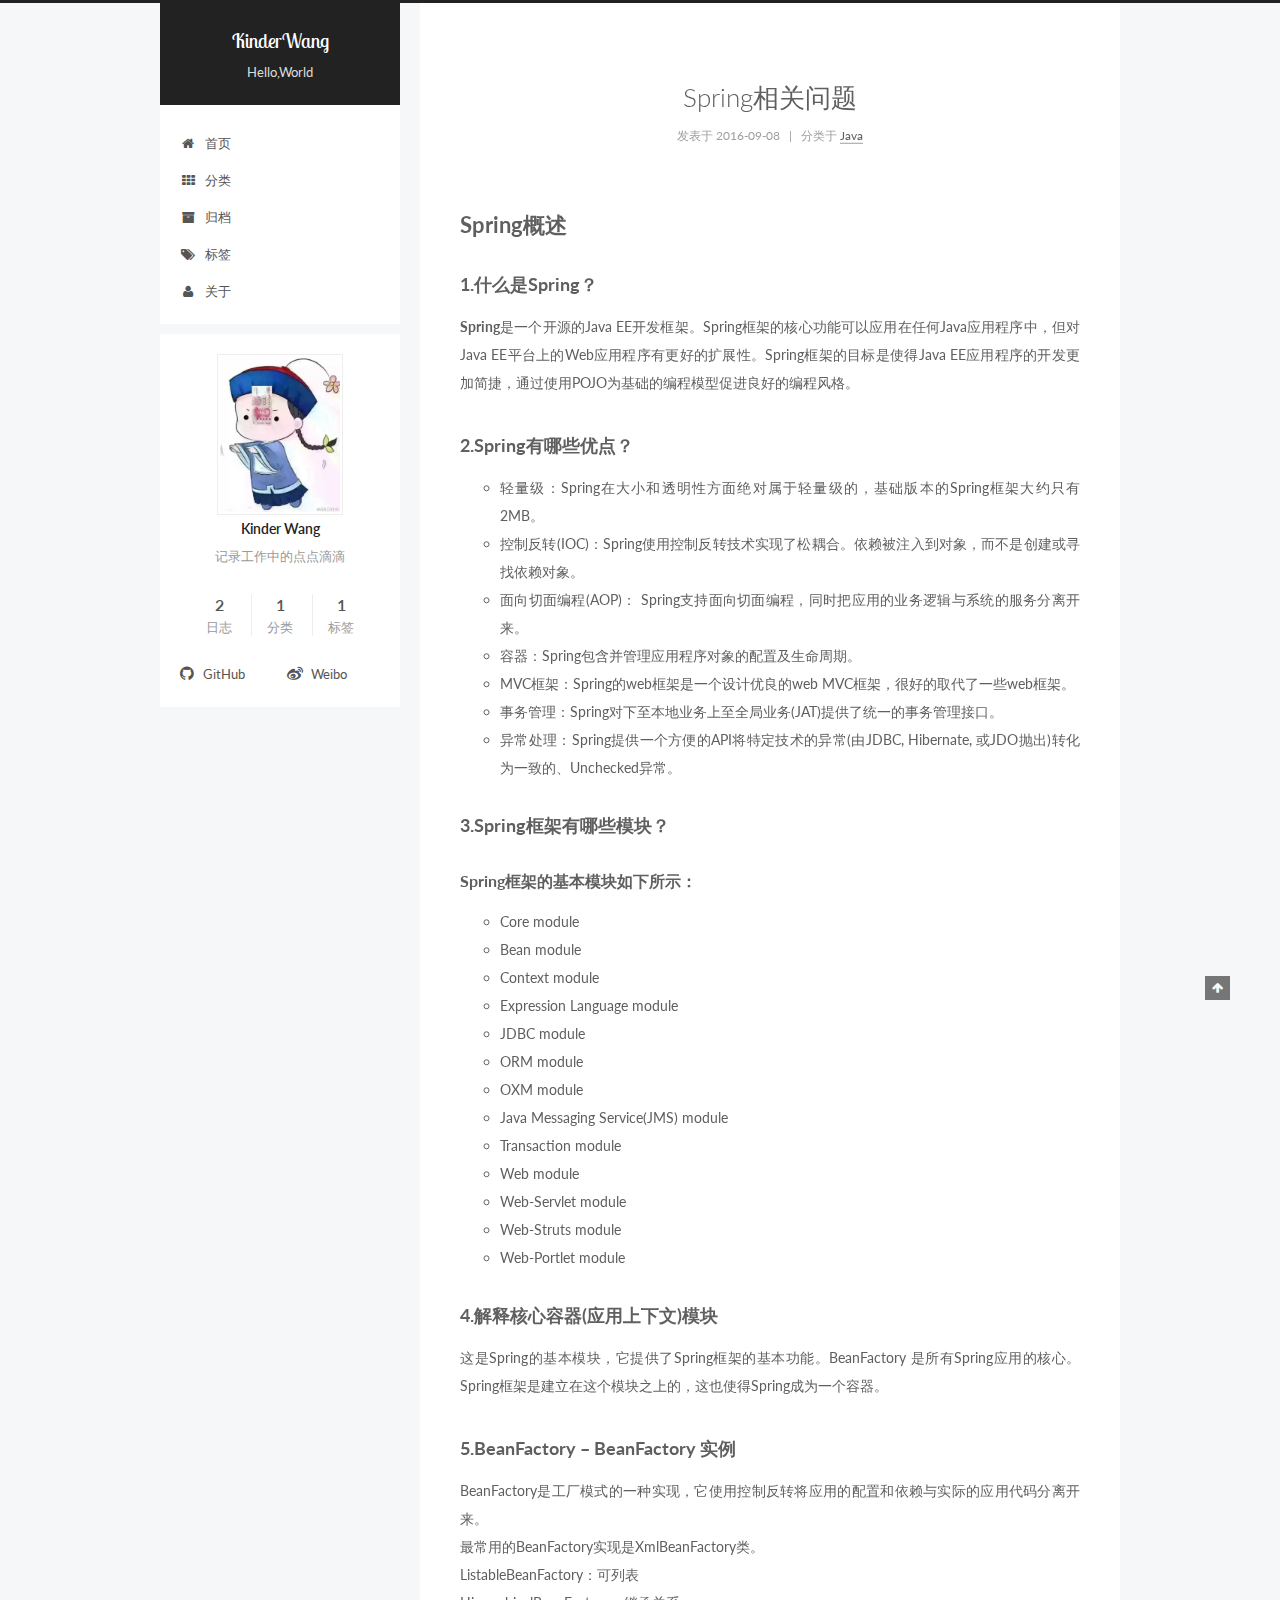
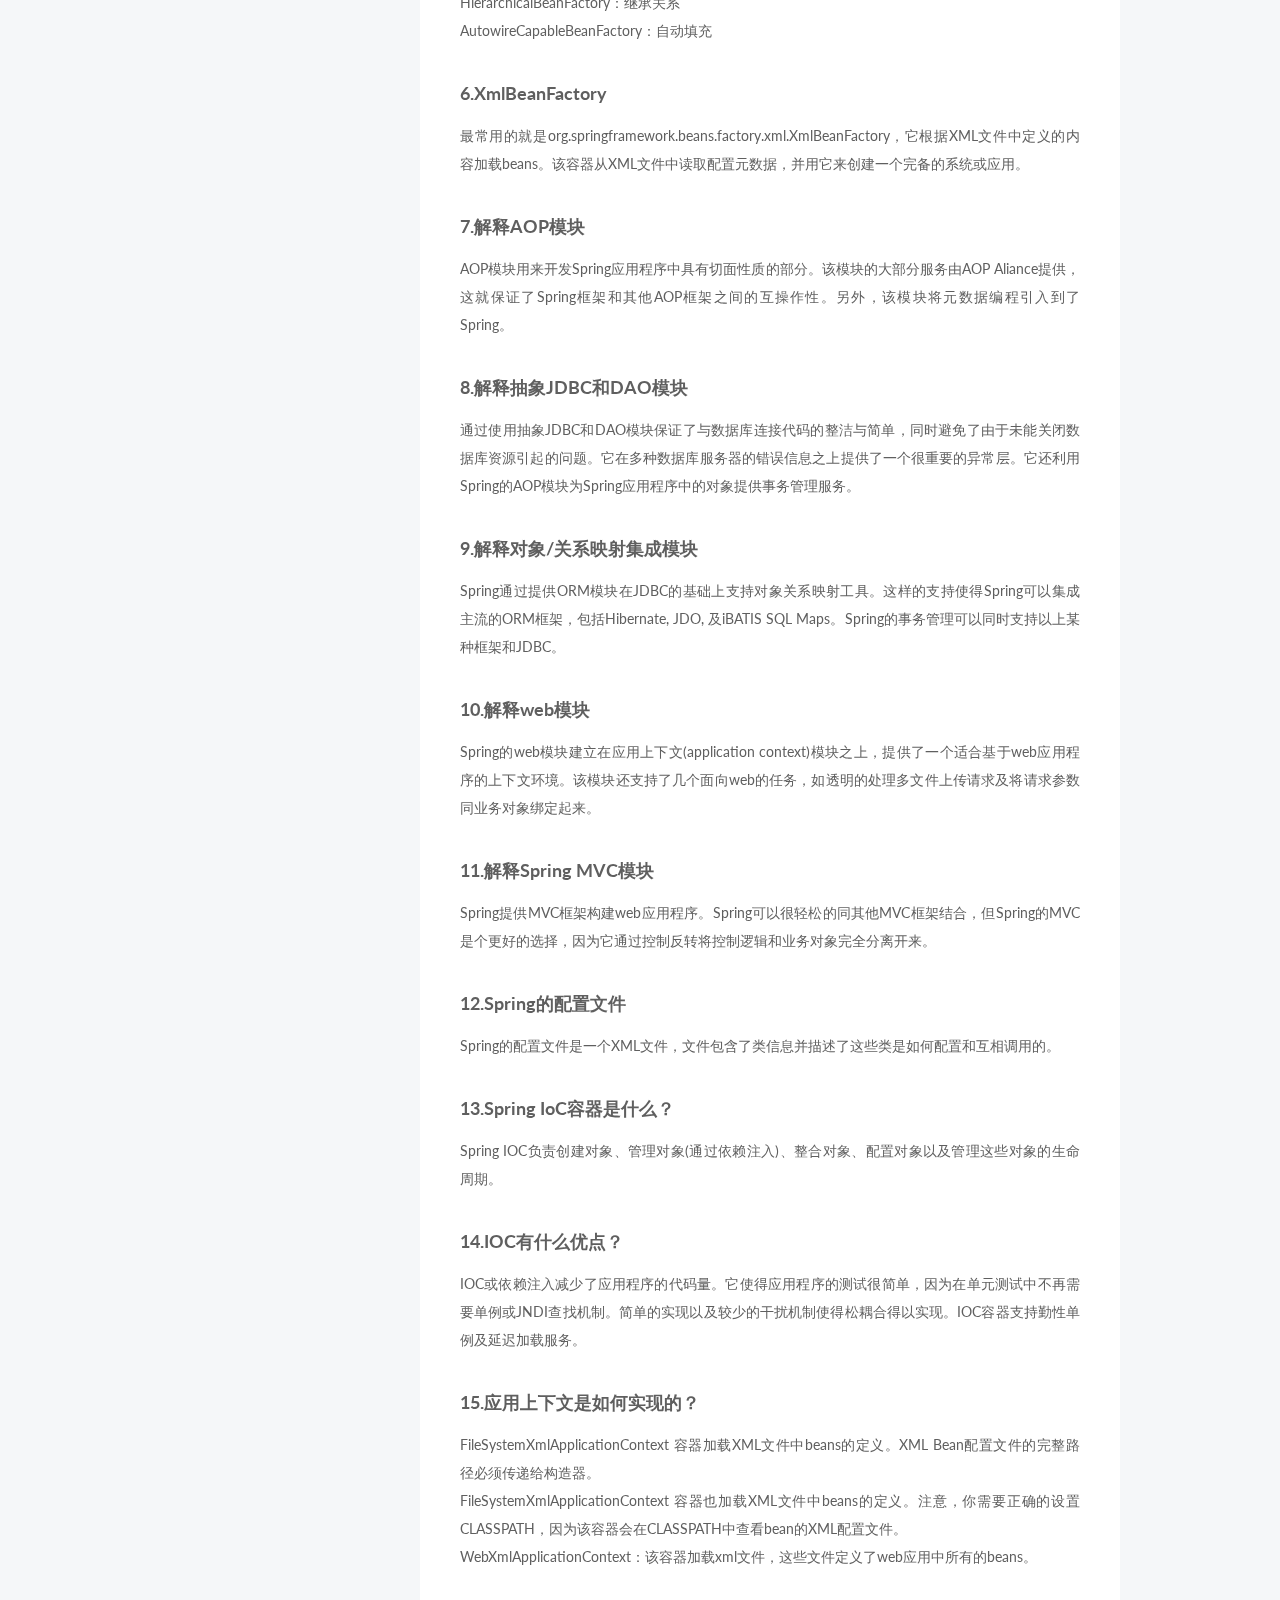
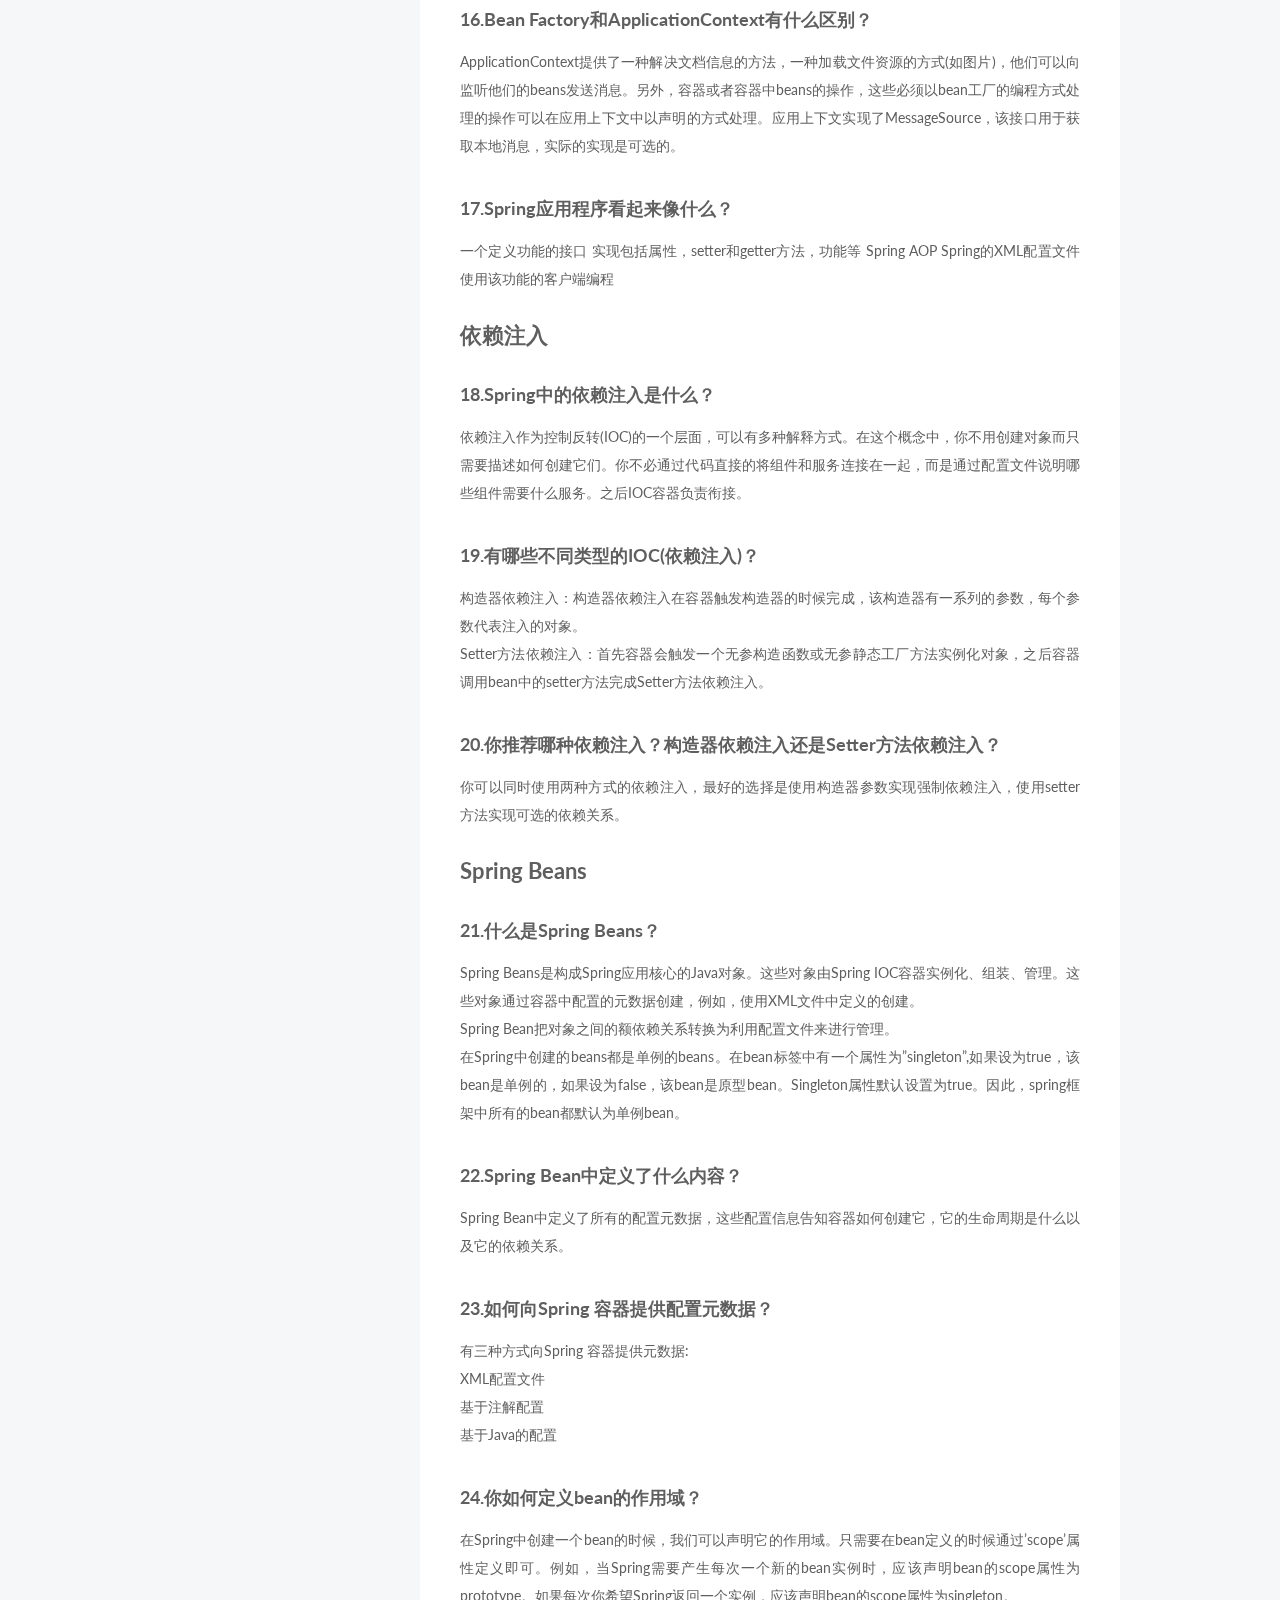
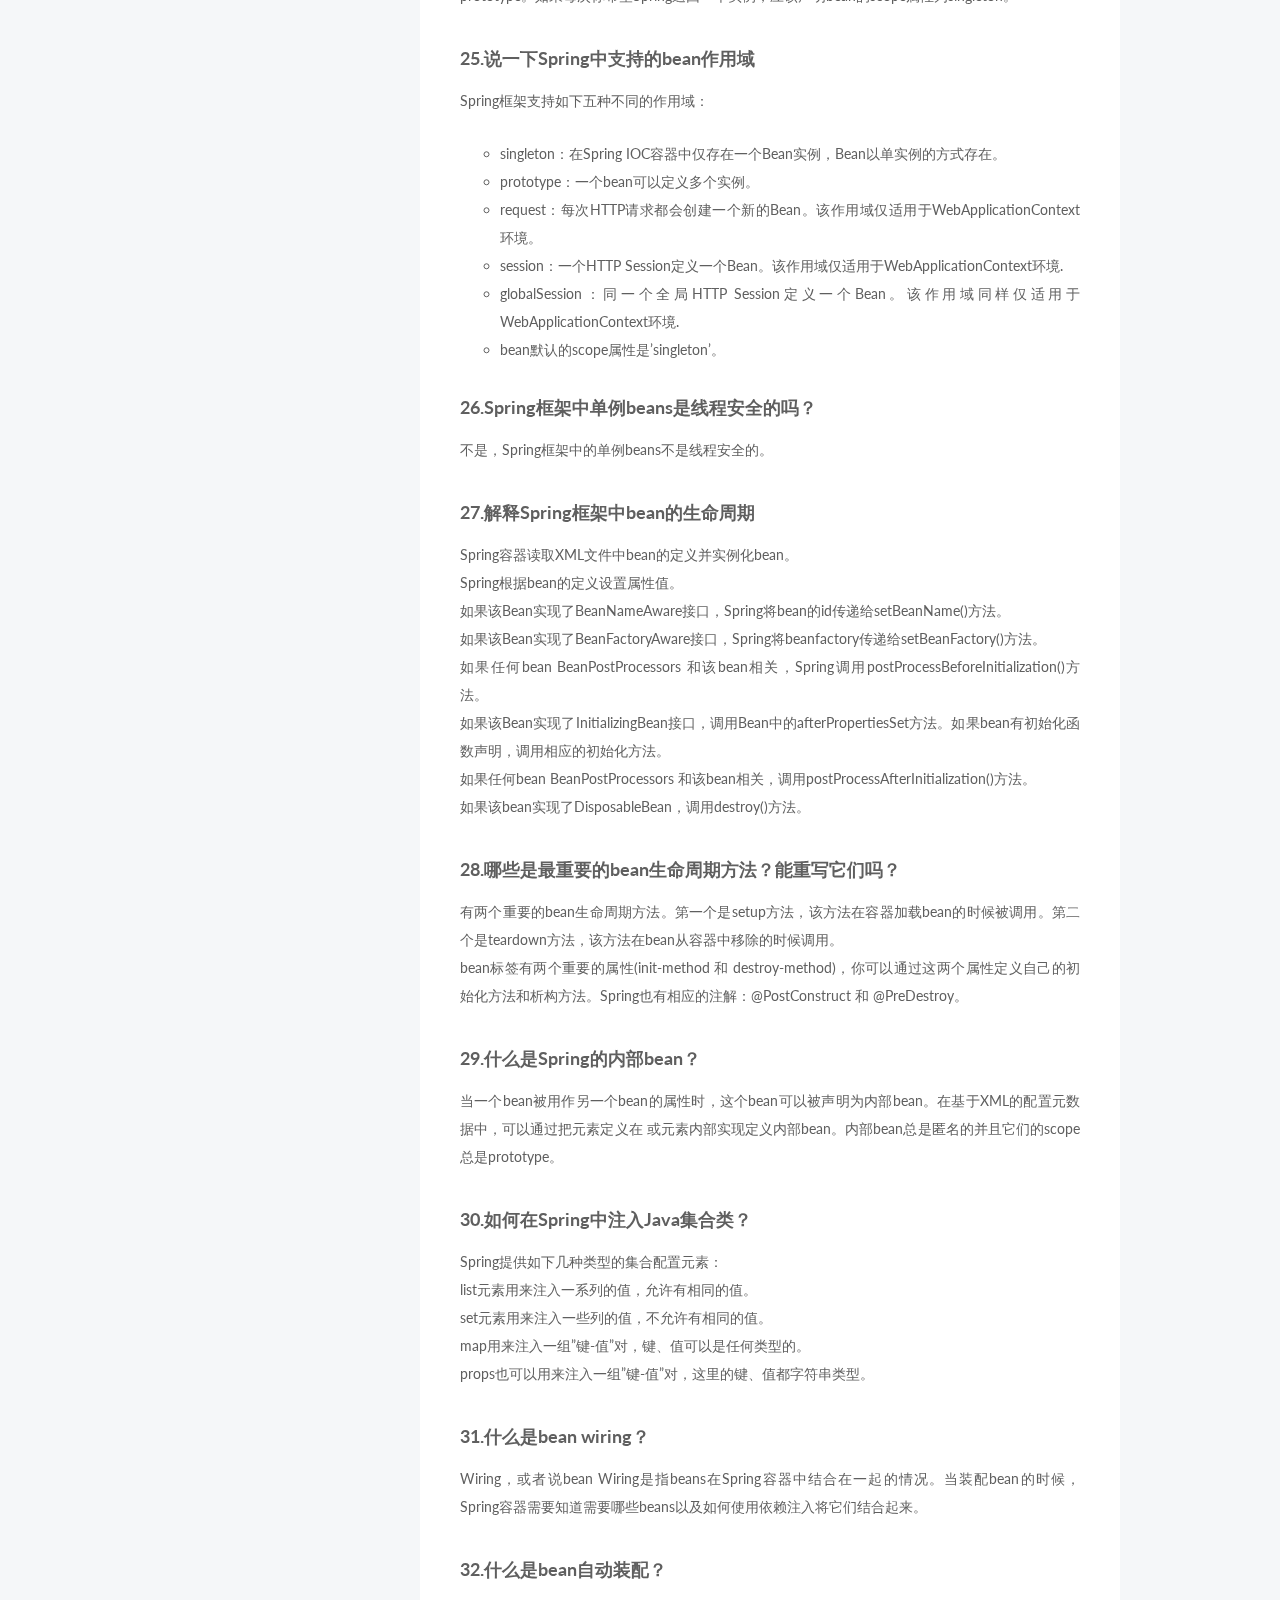
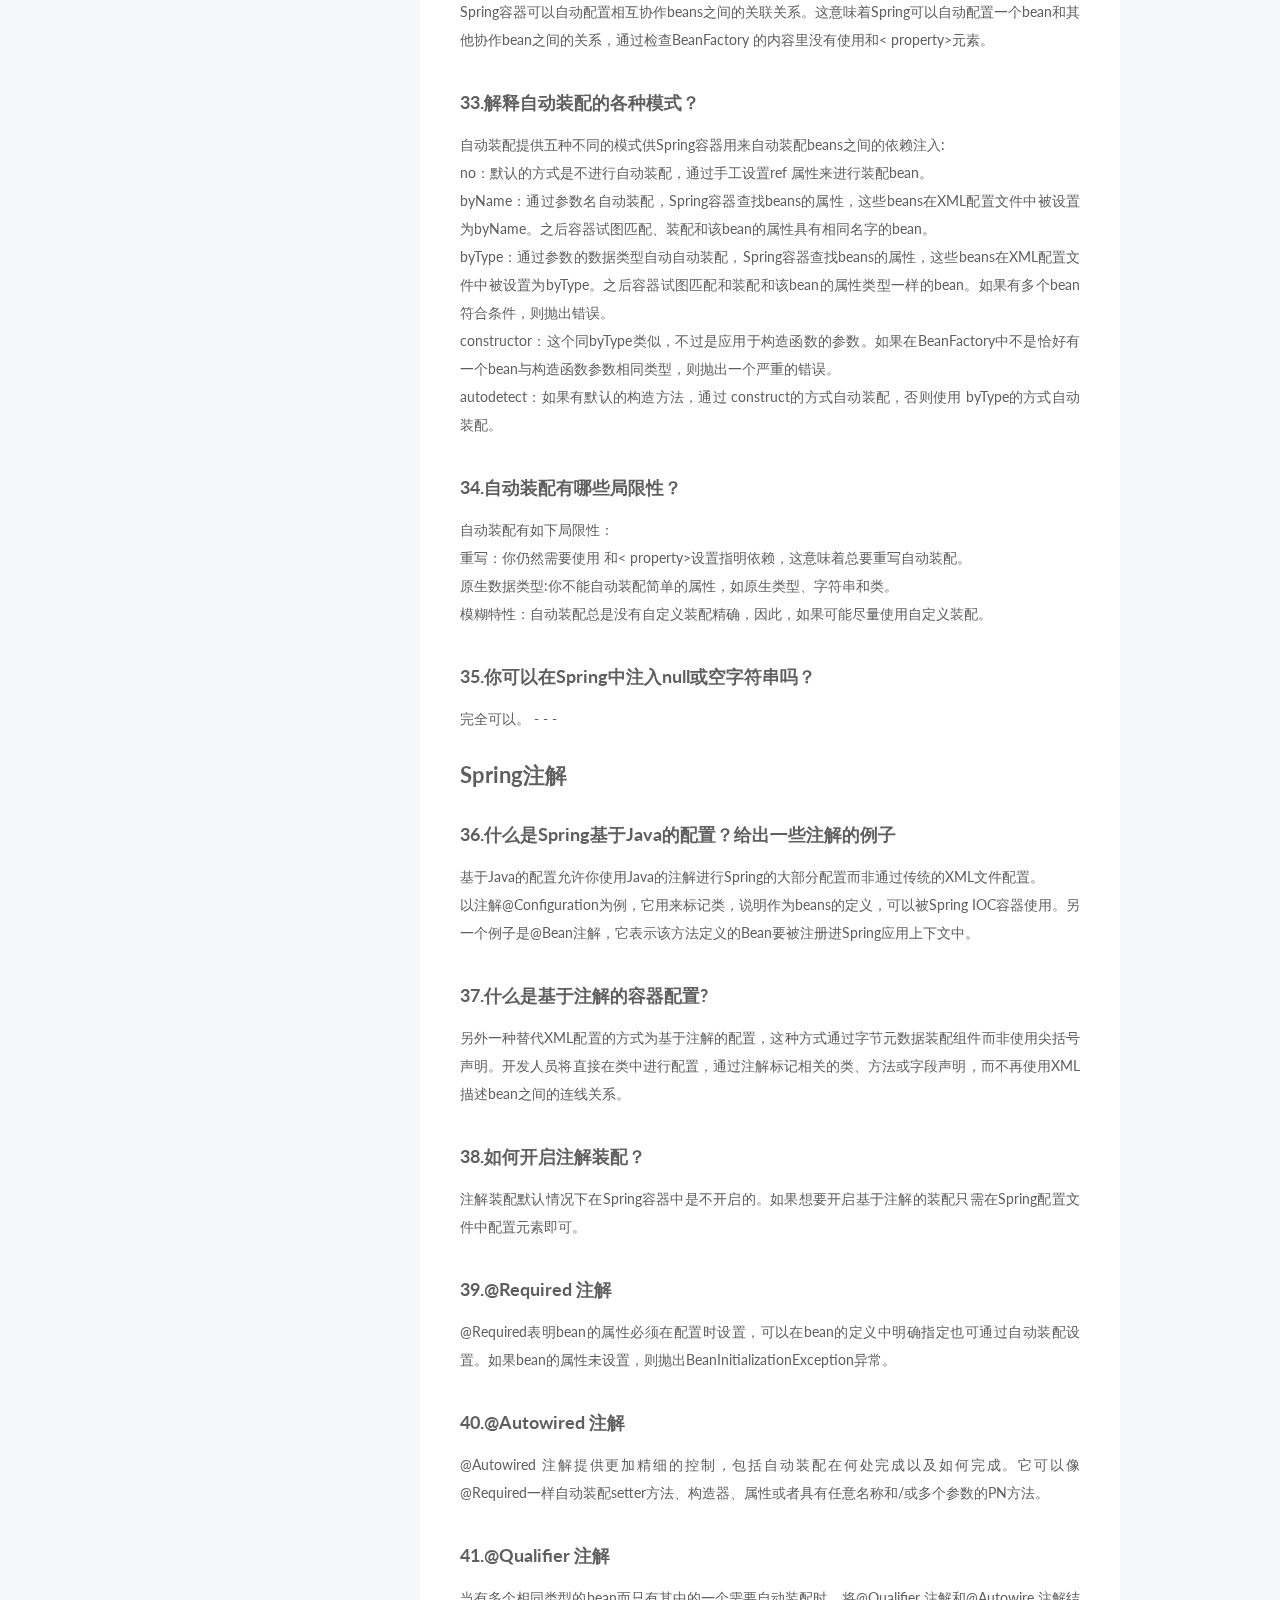
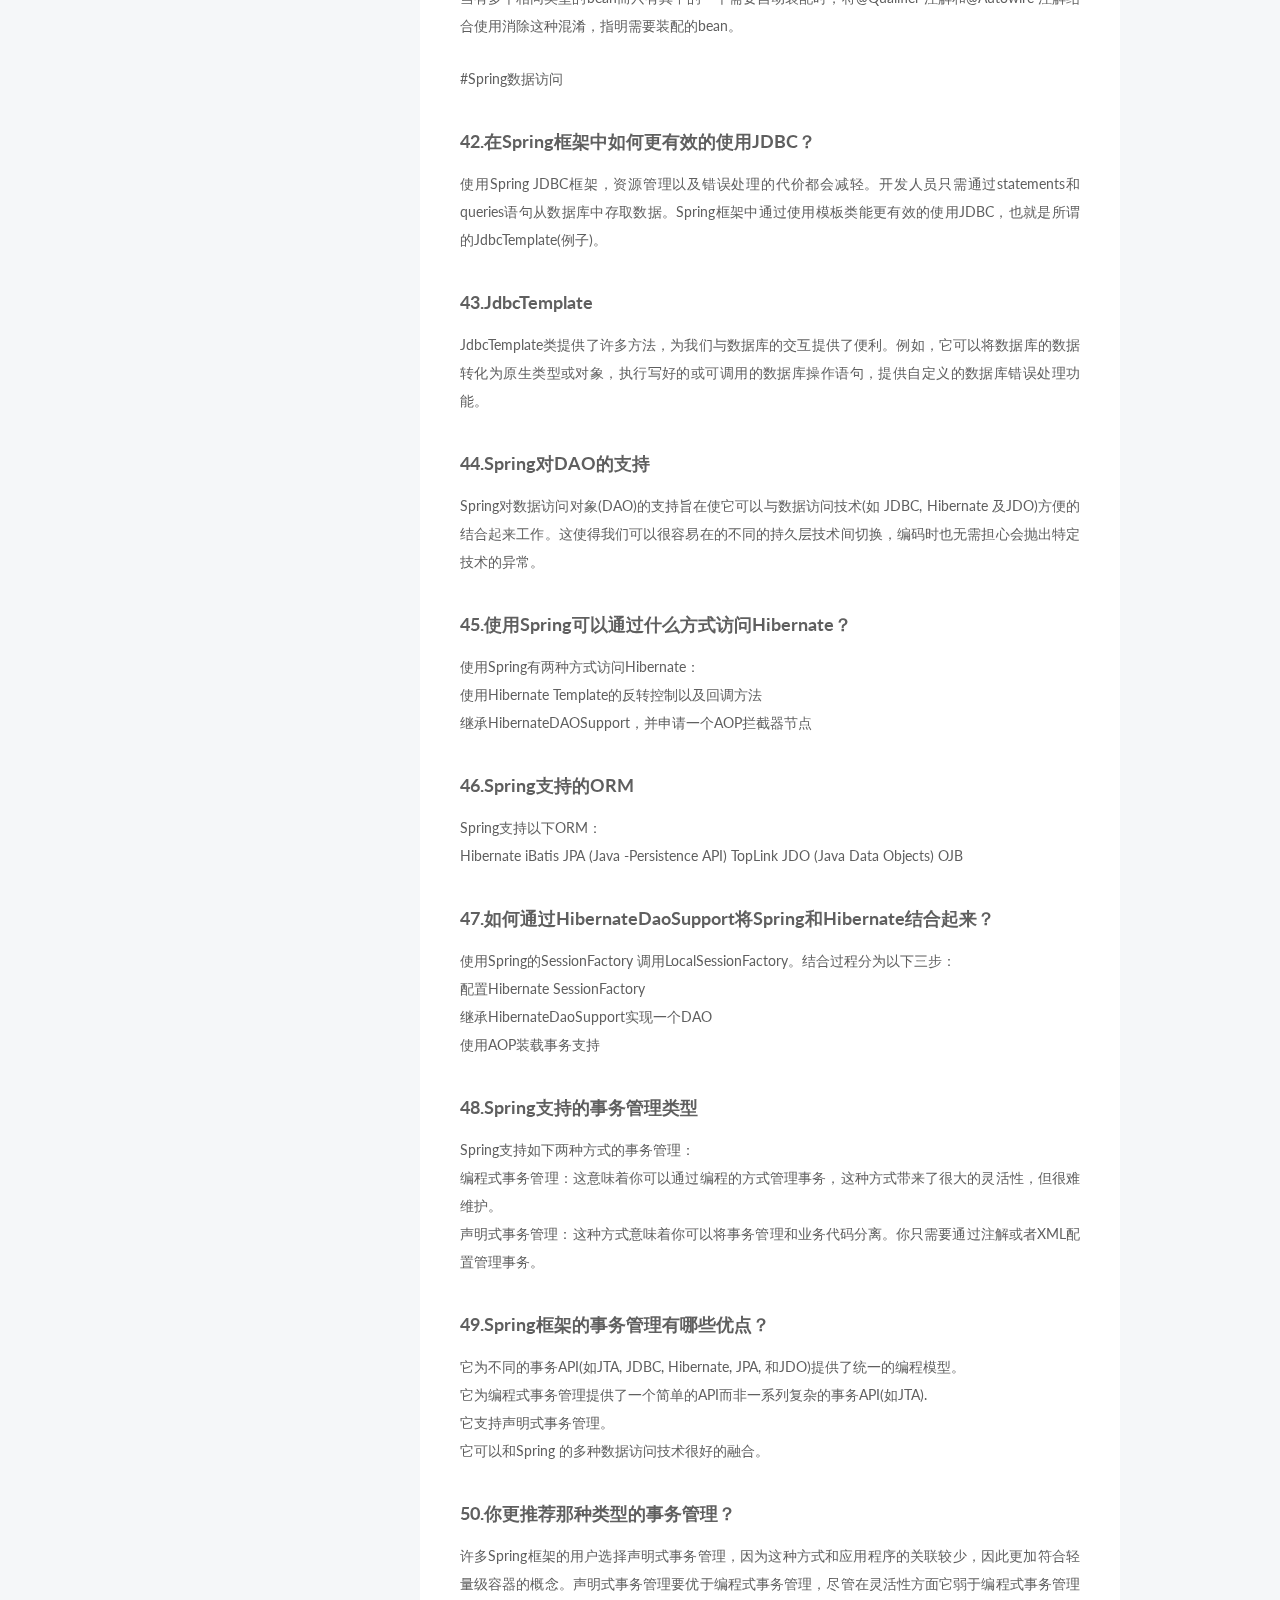
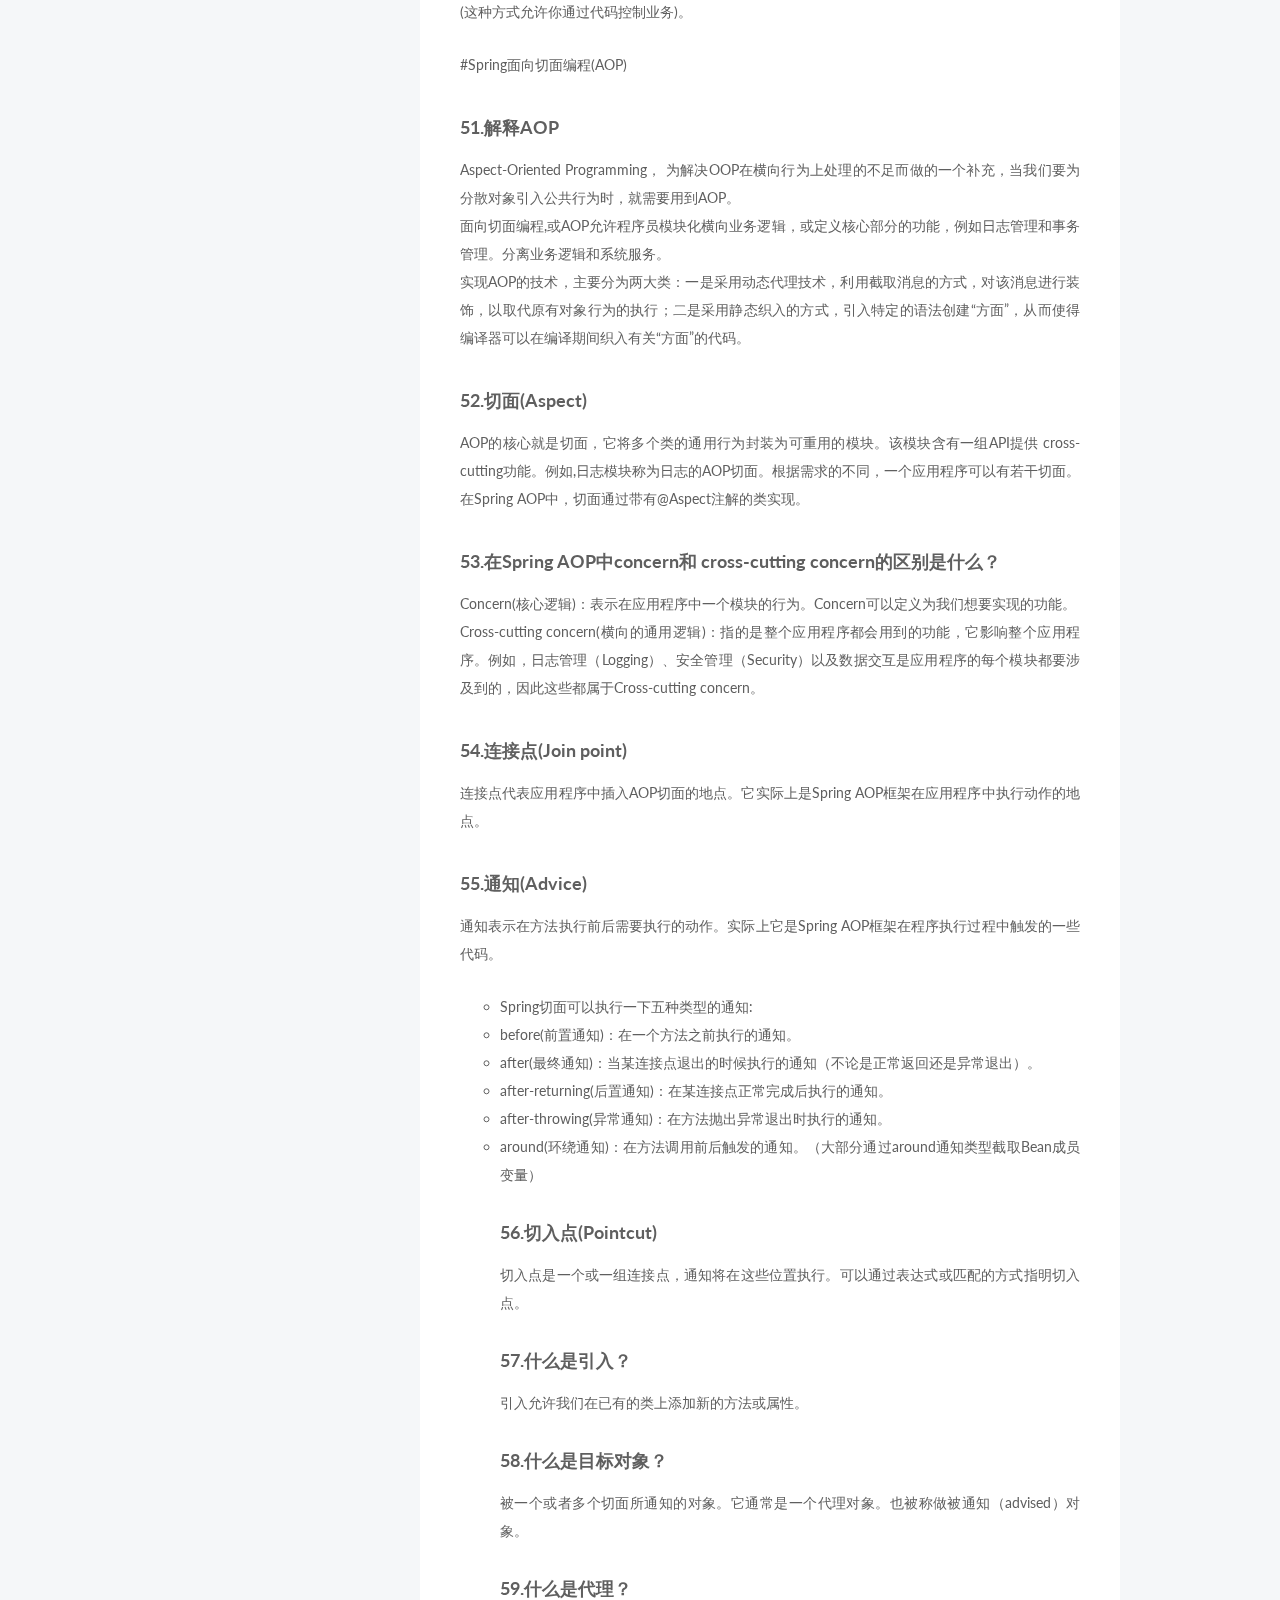
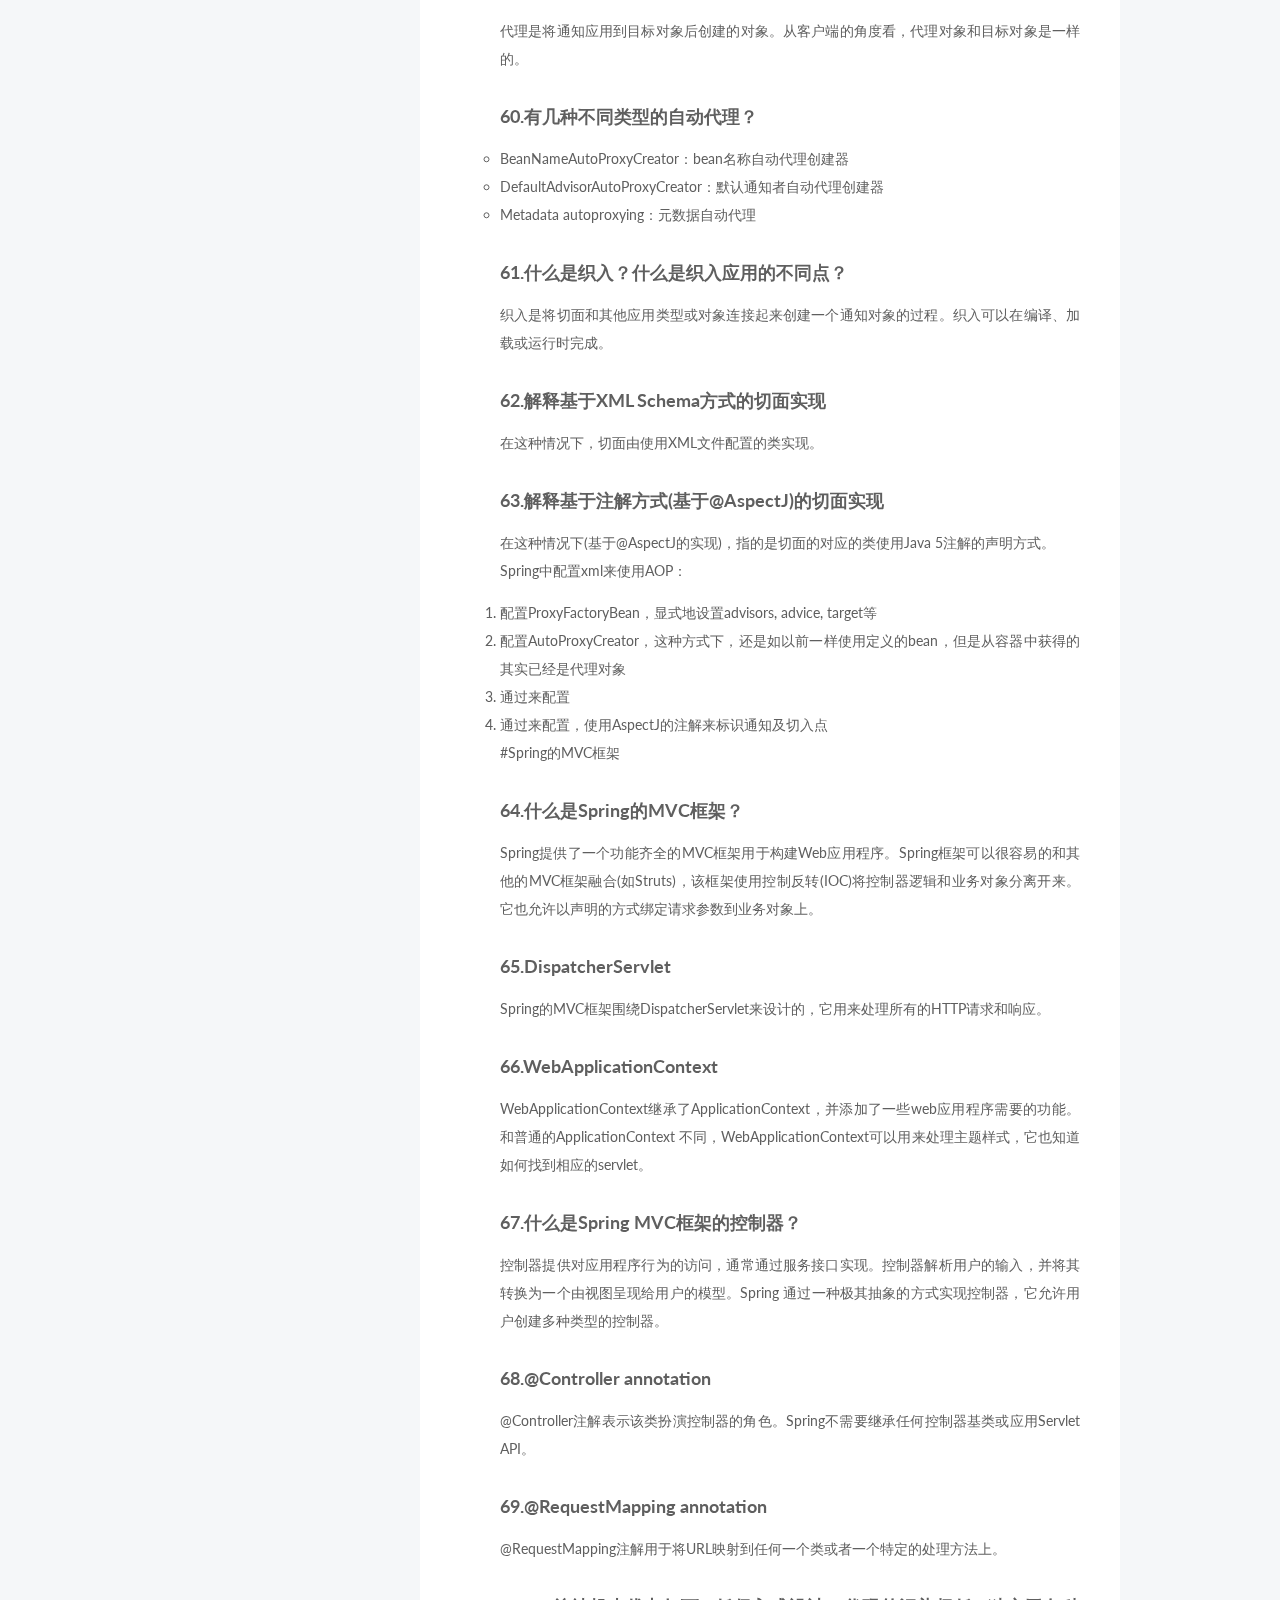
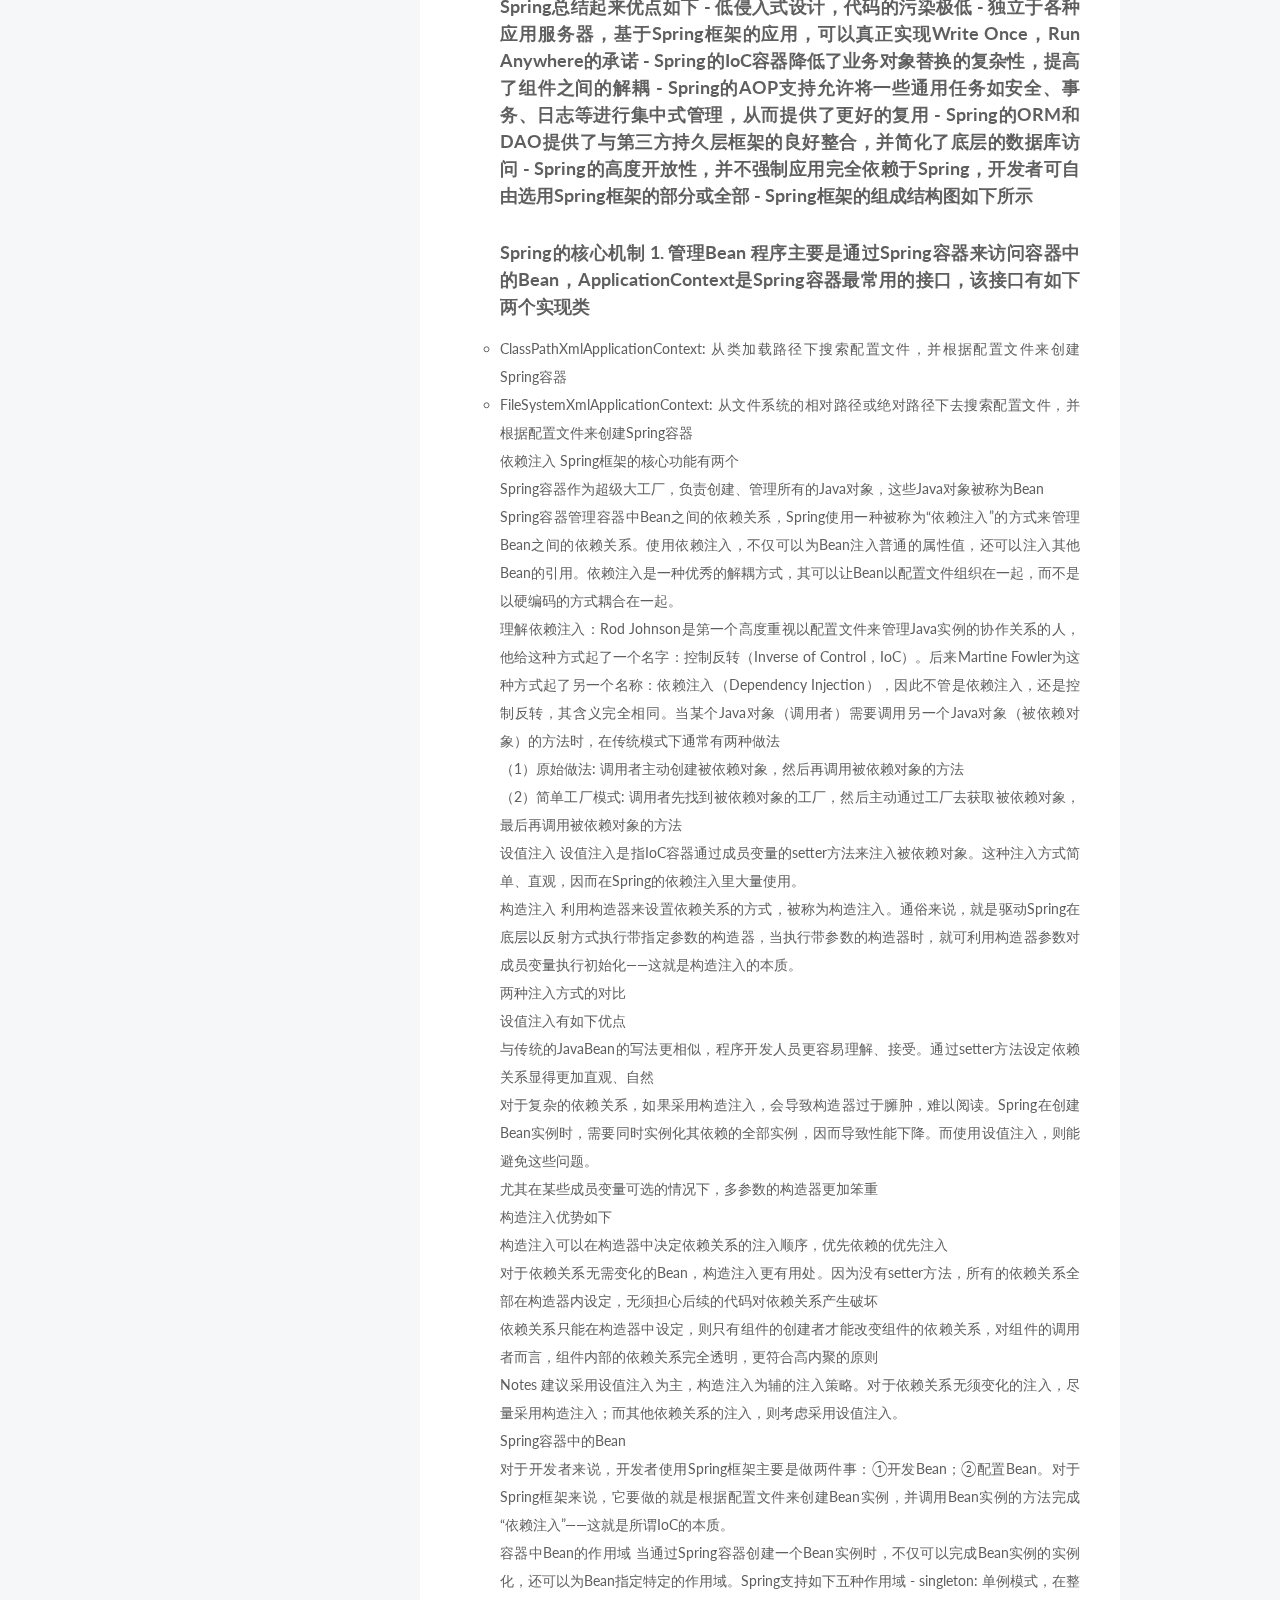
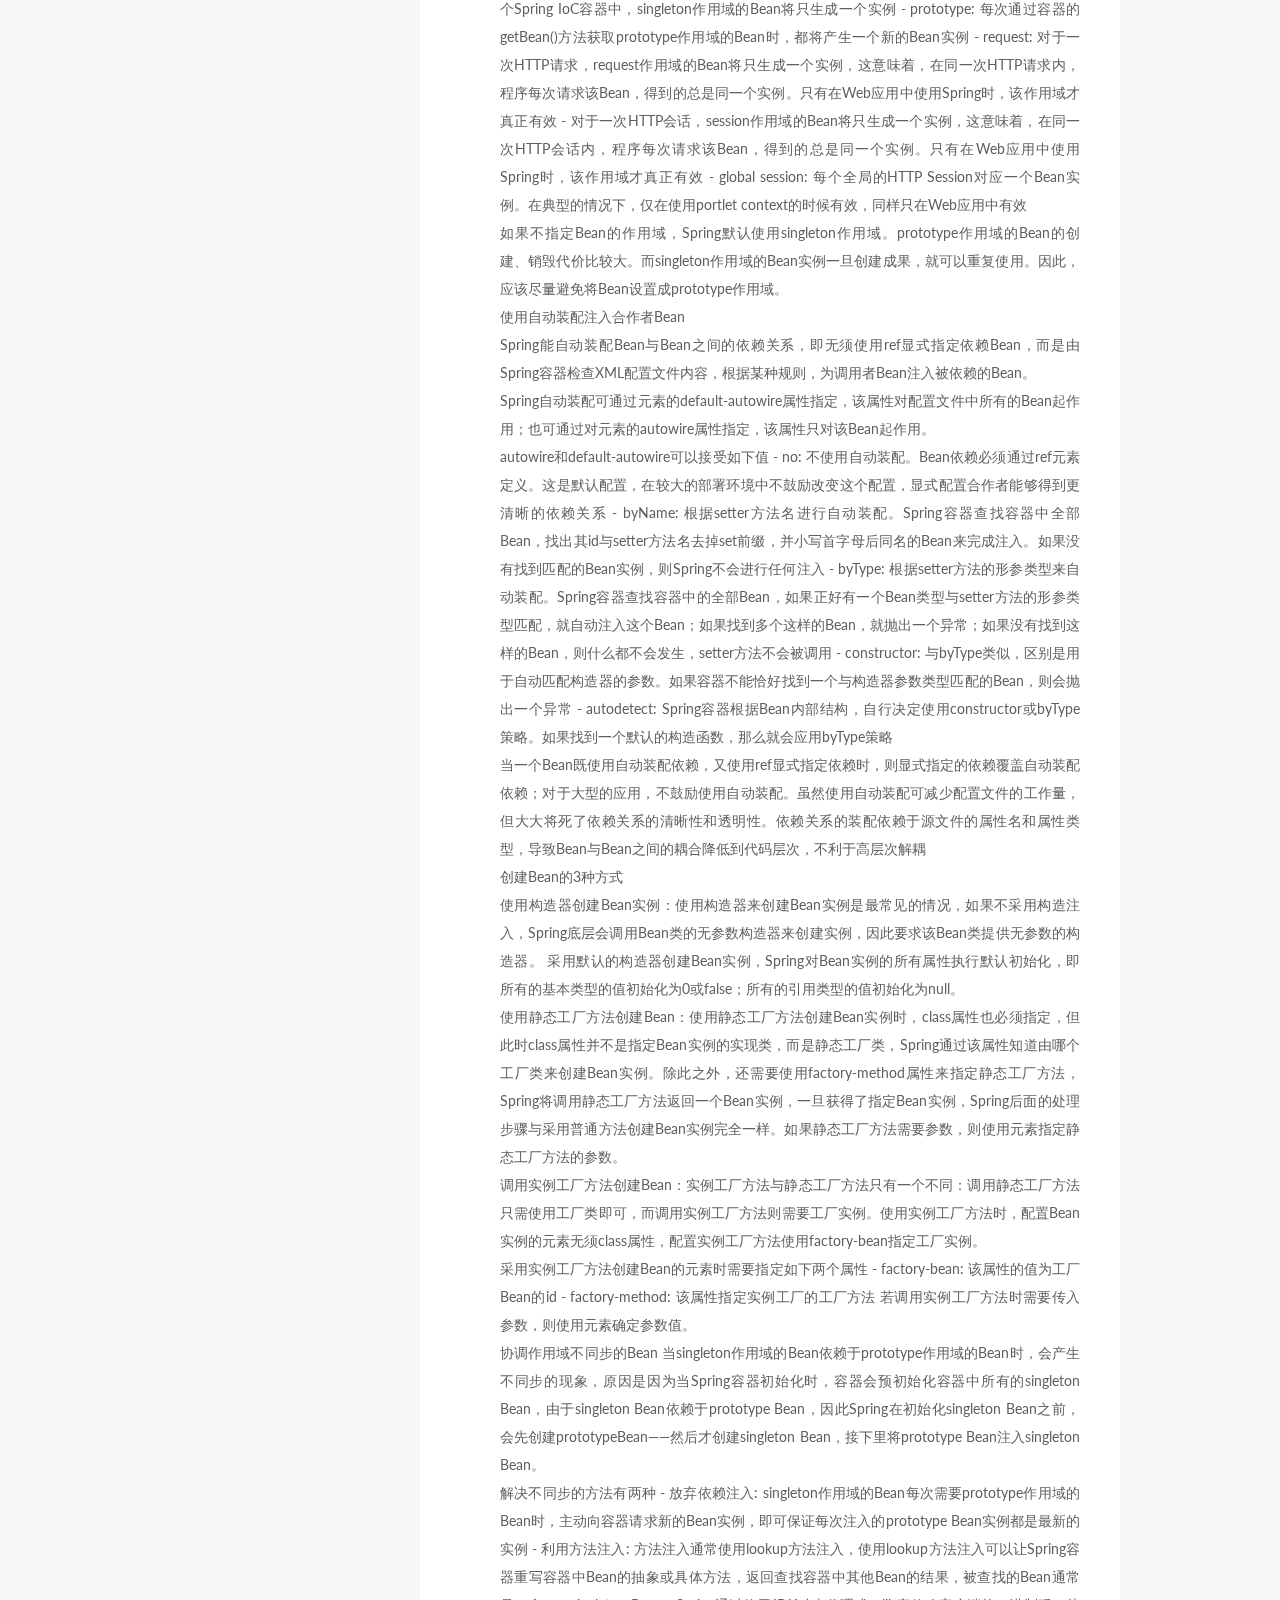
<file: index.html>
<!doctype html>



  


<html class="theme-next pisces use-motion">
<head>
  <meta charset="UTF-8"/>
<meta http-equiv="X-UA-Compatible" content="IE=edge,chrome=1" />
<meta name="viewport" content="width=device-width, initial-scale=1, maximum-scale=1"/>



<meta http-equiv="Cache-Control" content="no-transform" />
<meta http-equiv="Cache-Control" content="no-siteapp" />












  
  
  <link href="/vendors/fancybox/source/jquery.fancybox.css?v=2.1.5" rel="stylesheet" type="text/css" />




  
  
  
  

  
    
    
  

  

  

  
    
      
    

    
  

  

  
    
    
    <link href="//fonts.googleapis.com/css?family=Lato:300,300italic,400,400italic,700,700italic|Lobster Two:300,300italic,400,400italic,700,700italic&subset=latin,latin-ext" rel="stylesheet" type="text/css">
  






<link href="/vendors/font-awesome/css/font-awesome.min.css?v=4.4.0" rel="stylesheet" type="text/css" />

<link href="/css/main.css?v=5.0.1" rel="stylesheet" type="text/css" />


  <meta name="keywords" content="Hexo, NexT , WK" />








  <link rel="shortcut icon" type="image/x-icon" href="/favicon.ico?v=5.0.1" />






<meta name="description" content="记录工作中的点点滴滴">
<meta property="og:type" content="website">
<meta property="og:title" content="KinderWang">
<meta property="og:url" content="http://kinderwang.github.io/index.html">
<meta property="og:site_name" content="KinderWang">
<meta property="og:description" content="记录工作中的点点滴滴">
<meta name="twitter:card" content="summary">
<meta name="twitter:title" content="KinderWang">
<meta name="twitter:description" content="记录工作中的点点滴滴">



<script type="text/javascript" id="hexo.configuration">
  var NexT = window.NexT || {};
  var CONFIG = {
    scheme: 'Pisces',
    sidebar: {"position":"left","display":"always"},
    fancybox: true,
    motion: true,
    duoshuo: {
      userId: 0,
      author: 'KinderWang'
    }
  };
</script>

  <title> KinderWang </title>
</head>

<body itemscope itemtype="http://schema.org/WebPage" lang="zh-Hans">

  










  
  
    
  

  <div class="container one-collumn sidebar-position-left 
   page-home 
 ">
    <div class="headband"></div>

    <header id="header" class="header" itemscope itemtype="http://schema.org/WPHeader">
      <div class="header-inner"><div class="site-meta ">
  

  <div class="custom-logo-site-title">
    <a href="/"  class="brand" rel="start">
      <span class="logo-line-before"><i></i></span>
      <span class="site-title">KinderWang</span>
      <span class="logo-line-after"><i></i></span>
    </a>
  </div>
  <p class="site-subtitle">Hello,World</p>
</div>

<div class="site-nav-toggle">
  <button>
    <span class="btn-bar"></span>
    <span class="btn-bar"></span>
    <span class="btn-bar"></span>
  </button>
</div>

<nav class="site-nav">
  

  
    <ul id="menu" class="menu">
      
        
        <li class="menu-item menu-item-home">
          <a href="/" rel="section">
            
              <i class="menu-item-icon fa fa-fw fa-home"></i> <br />
            
            首页
          </a>
        </li>
      
        
        <li class="menu-item menu-item-categories">
          <a href="/categories" rel="section">
            
              <i class="menu-item-icon fa fa-fw fa-th"></i> <br />
            
            分类
          </a>
        </li>
      
        
        <li class="menu-item menu-item-archives">
          <a href="/archives" rel="section">
            
              <i class="menu-item-icon fa fa-fw fa-archive"></i> <br />
            
            归档
          </a>
        </li>
      
        
        <li class="menu-item menu-item-tags">
          <a href="/tags" rel="section">
            
              <i class="menu-item-icon fa fa-fw fa-tags"></i> <br />
            
            标签
          </a>
        </li>
      
        
        <li class="menu-item menu-item-about">
          <a href="/about" rel="section">
            
              <i class="menu-item-icon fa fa-fw fa-user"></i> <br />
            
            关于
          </a>
        </li>
      

      
    </ul>
  

  
</nav>

 </div>
    </header>

    <main id="main" class="main">
      <div class="main-inner">
        <div class="content-wrap">
          <div id="content" class="content">
            
  <section id="posts" class="posts-expand">
    
      

  
  

  
  
  

  <article class="post post-type-normal " itemscope itemtype="http://schema.org/Article">

    
      <header class="post-header">

        
        
          <h1 class="post-title" itemprop="name headline">
            
            
              
                
                <a class="post-title-link" href="/2016/09/08/Spring相关问题/" itemprop="url">
                  Spring相关问题
                </a>
              
            
          </h1>
        

        <div class="post-meta">
          <span class="post-time">
            <span class="post-meta-item-icon">
              <i class="fa fa-calendar-o"></i>
            </span>
            <span class="post-meta-item-text">发表于</span>
            <time itemprop="dateCreated" datetime="2016-09-08T17:42:56+08:00" content="2016-09-08">
              2016-09-08
            </time>
          </span>

          
            <span class="post-category" >
              &nbsp; | &nbsp;
              <span class="post-meta-item-icon">
                <i class="fa fa-folder-o"></i>
              </span>
              <span class="post-meta-item-text">分类于</span>
              
                <span itemprop="about" itemscope itemtype="https://schema.org/Thing">
                  <a href="/categories/Java/" itemprop="url" rel="index">
                    <span itemprop="name">Java</span>
                  </a>
                </span>

                
                

              
            </span>
          

          
            
          

          

          
          

          
        </div>
      </header>
    


    <div class="post-body" itemprop="articleBody">

      
      

      
        
          
            <h1 id="Spring概述"><a href="#Spring概述" class="headerlink" title="Spring概述"></a>Spring概述</h1><h3 id="1-什么是Spring？"><a href="#1-什么是Spring？" class="headerlink" title="1.什么是Spring？"></a>1.什么是Spring？</h3><p><strong>Spring</strong>是一个开源的Java EE开发框架。Spring框架的核心功能可以应用在任何Java应用程序中，但对Java EE平台上的Web应用程序有更好的扩展性。Spring框架的目标是使得Java EE应用程序的开发更加简捷，通过使用POJO为基础的编程模型促进良好的编程风格。</p>
<h3 id="2-Spring有哪些优点？"><a href="#2-Spring有哪些优点？" class="headerlink" title="2.Spring有哪些优点？"></a>2.Spring有哪些优点？</h3><ul>
<li>轻量级：Spring在大小和透明性方面绝对属于轻量级的，基础版本的Spring框架大约只有2MB。</li>
<li>控制反转(IOC)：Spring使用控制反转技术实现了松耦合。依赖被注入到对象，而不是创建或寻找依赖对象。</li>
<li>面向切面编程(AOP)： Spring支持面向切面编程，同时把应用的业务逻辑与系统的服务分离开来。</li>
<li>容器：Spring包含并管理应用程序对象的配置及生命周期。</li>
<li>MVC框架：Spring的web框架是一个设计优良的web MVC框架，很好的取代了一些web框架。</li>
<li>事务管理：Spring对下至本地业务上至全局业务(JAT)提供了统一的事务管理接口。</li>
<li>异常处理：Spring提供一个方便的API将特定技术的异常(由JDBC, Hibernate, 或JDO抛出)转化为一致的、Unchecked异常。</li>
</ul>
<h3 id="3-Spring框架有哪些模块？"><a href="#3-Spring框架有哪些模块？" class="headerlink" title="3.Spring框架有哪些模块？"></a>3.Spring框架有哪些模块？</h3><h4 id="Spring框架的基本模块如下所示："><a href="#Spring框架的基本模块如下所示：" class="headerlink" title="Spring框架的基本模块如下所示："></a>Spring框架的基本模块如下所示：</h4><ul>
<li>Core module</li>
<li>Bean module</li>
<li>Context module</li>
<li>Expression Language module</li>
<li>JDBC module</li>
<li>ORM module</li>
<li>OXM module</li>
<li>Java Messaging Service(JMS) module</li>
<li>Transaction module</li>
<li>Web module</li>
<li>Web-Servlet module</li>
<li>Web-Struts module</li>
<li>Web-Portlet module</li>
</ul>
<h3 id="4-解释核心容器-应用上下文-模块"><a href="#4-解释核心容器-应用上下文-模块" class="headerlink" title="4.解释核心容器(应用上下文)模块"></a>4.解释核心容器(应用上下文)模块</h3><p>这是Spring的基本模块，它提供了Spring框架的基本功能。BeanFactory 是所有Spring应用的核心。Spring框架是建立在这个模块之上的，这也使得Spring成为一个容器。</p>
<h3 id="5-BeanFactory-–-BeanFactory-实例"><a href="#5-BeanFactory-–-BeanFactory-实例" class="headerlink" title="5.BeanFactory – BeanFactory 实例"></a>5.BeanFactory – BeanFactory 实例</h3><p>BeanFactory是工厂模式的一种实现，它使用控制反转将应用的配置和依赖与实际的应用代码分离开来。<br>最常用的BeanFactory实现是XmlBeanFactory类。<br>ListableBeanFactory：可列表<br>HierarchicalBeanFactory：继承关系<br>AutowireCapableBeanFactory：自动填充</p>
<h3 id="6-XmlBeanFactory"><a href="#6-XmlBeanFactory" class="headerlink" title="6.XmlBeanFactory"></a>6.XmlBeanFactory</h3><p>最常用的就是org.springframework.beans.factory.xml.XmlBeanFactory，它根据XML文件中定义的内容加载beans。该容器从XML文件中读取配置元数据，并用它来创建一个完备的系统或应用。</p>
<h3 id="7-解释AOP模块"><a href="#7-解释AOP模块" class="headerlink" title="7.解释AOP模块"></a>7.解释AOP模块</h3><p>AOP模块用来开发Spring应用程序中具有切面性质的部分。该模块的大部分服务由AOP Aliance提供，这就保证了Spring框架和其他AOP框架之间的互操作性。另外，该模块将元数据编程引入到了Spring。</p>
<h3 id="8-解释抽象JDBC和DAO模块"><a href="#8-解释抽象JDBC和DAO模块" class="headerlink" title="8.解释抽象JDBC和DAO模块"></a>8.解释抽象JDBC和DAO模块</h3><p>通过使用抽象JDBC和DAO模块保证了与数据库连接代码的整洁与简单，同时避免了由于未能关闭数据库资源引起的问题。它在多种数据库服务器的错误信息之上提供了一个很重要的异常层。它还利用Spring的AOP模块为Spring应用程序中的对象提供事务管理服务。</p>
<h3 id="9-解释对象-关系映射集成模块"><a href="#9-解释对象-关系映射集成模块" class="headerlink" title="9.解释对象/关系映射集成模块"></a>9.解释对象/关系映射集成模块</h3><p>Spring通过提供ORM模块在JDBC的基础上支持对象关系映射工具。这样的支持使得Spring可以集成主流的ORM框架，包括Hibernate, JDO, 及iBATIS SQL Maps。Spring的事务管理可以同时支持以上某种框架和JDBC。</p>
<h3 id="10-解释web模块"><a href="#10-解释web模块" class="headerlink" title="10.解释web模块"></a>10.解释web模块</h3><p>Spring的web模块建立在应用上下文(application context)模块之上，提供了一个适合基于web应用程序的上下文环境。该模块还支持了几个面向web的任务，如透明的处理多文件上传请求及将请求参数同业务对象绑定起来。</p>
<h3 id="11-解释Spring-MVC模块"><a href="#11-解释Spring-MVC模块" class="headerlink" title="11.解释Spring MVC模块"></a>11.解释Spring MVC模块</h3><p>Spring提供MVC框架构建web应用程序。Spring可以很轻松的同其他MVC框架结合，但Spring的MVC是个更好的选择，因为它通过控制反转将控制逻辑和业务对象完全分离开来。</p>
<h3 id="12-Spring的配置文件"><a href="#12-Spring的配置文件" class="headerlink" title="12.Spring的配置文件"></a>12.Spring的配置文件</h3><p>Spring的配置文件是一个XML文件，文件包含了类信息并描述了这些类是如何配置和互相调用的。</p>
<h3 id="13-Spring-IoC容器是什么？"><a href="#13-Spring-IoC容器是什么？" class="headerlink" title="13.Spring IoC容器是什么？"></a>13.Spring IoC容器是什么？</h3><p>Spring IOC负责创建对象、管理对象(通过依赖注入)、整合对象、配置对象以及管理这些对象的生命周期。</p>
<h3 id="14-IOC有什么优点？"><a href="#14-IOC有什么优点？" class="headerlink" title="14.IOC有什么优点？"></a>14.IOC有什么优点？</h3><p>IOC或依赖注入减少了应用程序的代码量。它使得应用程序的测试很简单，因为在单元测试中不再需要单例或JNDI查找机制。简单的实现以及较少的干扰机制使得松耦合得以实现。IOC容器支持勤性单例及延迟加载服务。</p>
<h3 id="15-应用上下文是如何实现的？"><a href="#15-应用上下文是如何实现的？" class="headerlink" title="15.应用上下文是如何实现的？"></a>15.应用上下文是如何实现的？</h3><p>FileSystemXmlApplicationContext 容器加载XML文件中beans的定义。XML Bean配置文件的完整路径必须传递给构造器。<br>FileSystemXmlApplicationContext 容器也加载XML文件中beans的定义。注意，你需要正确的设置CLASSPATH，因为该容器会在CLASSPATH中查看bean的XML配置文件。<br>WebXmlApplicationContext：该容器加载xml文件，这些文件定义了web应用中所有的beans。</p>
<h3 id="16-Bean-Factory和ApplicationContext有什么区别？"><a href="#16-Bean-Factory和ApplicationContext有什么区别？" class="headerlink" title="16.Bean Factory和ApplicationContext有什么区别？"></a>16.Bean Factory和ApplicationContext有什么区别？</h3><p>ApplicationContext提供了一种解决文档信息的方法，一种加载文件资源的方式(如图片)，他们可以向监听他们的beans发送消息。另外，容器或者容器中beans的操作，这些必须以bean工厂的编程方式处理的操作可以在应用上下文中以声明的方式处理。应用上下文实现了MessageSource，该接口用于获取本地消息，实际的实现是可选的。</p>
<h3 id="17-Spring应用程序看起来像什么？"><a href="#17-Spring应用程序看起来像什么？" class="headerlink" title="17.Spring应用程序看起来像什么？"></a>17.Spring应用程序看起来像什么？</h3><p>一个定义功能的接口 实现包括属性，setter和getter方法，功能等 Spring AOP Spring的XML配置文件 使用该功能的客户端编程</p>
<h1 id="依赖注入"><a href="#依赖注入" class="headerlink" title="依赖注入"></a>依赖注入</h1><h3 id="18-Spring中的依赖注入是什么？"><a href="#18-Spring中的依赖注入是什么？" class="headerlink" title="18.Spring中的依赖注入是什么？"></a>18.Spring中的依赖注入是什么？</h3><p>依赖注入作为控制反转(IOC)的一个层面，可以有多种解释方式。在这个概念中，你不用创建对象而只需要描述如何创建它们。你不必通过代码直接的将组件和服务连接在一起，而是通过配置文件说明哪些组件需要什么服务。之后IOC容器负责衔接。</p>
<h3 id="19-有哪些不同类型的IOC-依赖注入-？"><a href="#19-有哪些不同类型的IOC-依赖注入-？" class="headerlink" title="19.有哪些不同类型的IOC(依赖注入)？"></a>19.有哪些不同类型的IOC(依赖注入)？</h3><p>构造器依赖注入：构造器依赖注入在容器触发构造器的时候完成，该构造器有一系列的参数，每个参数代表注入的对象。<br>Setter方法依赖注入：首先容器会触发一个无参构造函数或无参静态工厂方法实例化对象，之后容器调用bean中的setter方法完成Setter方法依赖注入。</p>
<h3 id="20-你推荐哪种依赖注入？构造器依赖注入还是Setter方法依赖注入？"><a href="#20-你推荐哪种依赖注入？构造器依赖注入还是Setter方法依赖注入？" class="headerlink" title="20.你推荐哪种依赖注入？构造器依赖注入还是Setter方法依赖注入？"></a>20.你推荐哪种依赖注入？构造器依赖注入还是Setter方法依赖注入？</h3><p>你可以同时使用两种方式的依赖注入，最好的选择是使用构造器参数实现强制依赖注入，使用setter方法实现可选的依赖关系。</p>
<h1 id="Spring-Beans"><a href="#Spring-Beans" class="headerlink" title="Spring Beans"></a>Spring Beans</h1><h3 id="21-什么是Spring-Beans？"><a href="#21-什么是Spring-Beans？" class="headerlink" title="21.什么是Spring Beans？"></a>21.什么是Spring Beans？</h3><p>Spring Beans是构成Spring应用核心的Java对象。这些对象由Spring IOC容器实例化、组装、管理。这些对象通过容器中配置的元数据创建，例如，使用XML文件中定义的创建。<br>Spring Bean把对象之间的额依赖关系转换为利用配置文件来进行管理。<br>在Spring中创建的beans都是单例的beans。在bean标签中有一个属性为”singleton”,如果设为true，该bean是单例的，如果设为false，该bean是原型bean。Singleton属性默认设置为true。因此，spring框架中所有的bean都默认为单例bean。</p>
<h3 id="22-Spring-Bean中定义了什么内容？"><a href="#22-Spring-Bean中定义了什么内容？" class="headerlink" title="22.Spring Bean中定义了什么内容？"></a>22.Spring Bean中定义了什么内容？</h3><p>Spring Bean中定义了所有的配置元数据，这些配置信息告知容器如何创建它，它的生命周期是什么以及它的依赖关系。</p>
<h3 id="23-如何向Spring-容器提供配置元数据？"><a href="#23-如何向Spring-容器提供配置元数据？" class="headerlink" title="23.如何向Spring 容器提供配置元数据？"></a>23.如何向Spring 容器提供配置元数据？</h3><p>有三种方式向Spring 容器提供元数据:<br>XML配置文件<br>基于注解配置<br>基于Java的配置</p>
<h3 id="24-你如何定义bean的作用域？"><a href="#24-你如何定义bean的作用域？" class="headerlink" title="24.你如何定义bean的作用域？"></a>24.你如何定义bean的作用域？</h3><p>在Spring中创建一个bean的时候，我们可以声明它的作用域。只需要在bean定义的时候通过’scope’属性定义即可。例如，当Spring需要产生每次一个新的bean实例时，应该声明bean的scope属性为prototype。如果每次你希望Spring返回一个实例，应该声明bean的scope属性为singleton。</p>
<h3 id="25-说一下Spring中支持的bean作用域"><a href="#25-说一下Spring中支持的bean作用域" class="headerlink" title="25.说一下Spring中支持的bean作用域"></a>25.说一下Spring中支持的bean作用域</h3><p>Spring框架支持如下五种不同的作用域：</p>
<ul>
<li>singleton：在Spring IOC容器中仅存在一个Bean实例，Bean以单实例的方式存在。</li>
<li>prototype：一个bean可以定义多个实例。</li>
<li>request：每次HTTP请求都会创建一个新的Bean。该作用域仅适用于WebApplicationContext环境。</li>
<li>session：一个HTTP Session定义一个Bean。该作用域仅适用于WebApplicationContext环境.</li>
<li>globalSession：同一个全局HTTP Session定义一个Bean。该作用域同样仅适用于WebApplicationContext环境.</li>
<li>bean默认的scope属性是’singleton’。</li>
</ul>
<h3 id="26-Spring框架中单例beans是线程安全的吗？"><a href="#26-Spring框架中单例beans是线程安全的吗？" class="headerlink" title="26.Spring框架中单例beans是线程安全的吗？"></a>26.Spring框架中单例beans是线程安全的吗？</h3><p>不是，Spring框架中的单例beans不是线程安全的。</p>
<h3 id="27-解释Spring框架中bean的生命周期"><a href="#27-解释Spring框架中bean的生命周期" class="headerlink" title="27.解释Spring框架中bean的生命周期"></a>27.解释Spring框架中bean的生命周期</h3><p>Spring容器读取XML文件中bean的定义并实例化bean。<br>Spring根据bean的定义设置属性值。<br>如果该Bean实现了BeanNameAware接口，Spring将bean的id传递给setBeanName()方法。<br>如果该Bean实现了BeanFactoryAware接口，Spring将beanfactory传递给setBeanFactory()方法。<br>如果任何bean BeanPostProcessors 和该bean相关，Spring调用postProcessBeforeInitialization()方法。<br>如果该Bean实现了InitializingBean接口，调用Bean中的afterPropertiesSet方法。如果bean有初始化函数声明，调用相应的初始化方法。<br>如果任何bean BeanPostProcessors 和该bean相关，调用postProcessAfterInitialization()方法。<br>如果该bean实现了DisposableBean，调用destroy()方法。</p>
<h3 id="28-哪些是最重要的bean生命周期方法？能重写它们吗？"><a href="#28-哪些是最重要的bean生命周期方法？能重写它们吗？" class="headerlink" title="28.哪些是最重要的bean生命周期方法？能重写它们吗？"></a>28.哪些是最重要的bean生命周期方法？能重写它们吗？</h3><p>有两个重要的bean生命周期方法。第一个是setup方法，该方法在容器加载bean的时候被调用。第二个是teardown方法，该方法在bean从容器中移除的时候调用。<br>bean标签有两个重要的属性(init-method 和 destroy-method)，你可以通过这两个属性定义自己的初始化方法和析构方法。Spring也有相应的注解：@PostConstruct 和 @PreDestroy。</p>
<h3 id="29-什么是Spring的内部bean？"><a href="#29-什么是Spring的内部bean？" class="headerlink" title="29.什么是Spring的内部bean？"></a>29.什么是Spring的内部bean？</h3><p>当一个bean被用作另一个bean的属性时，这个bean可以被声明为内部bean。在基于XML的配置元数据中，可以通过把元素定义在 或元素内部实现定义内部bean。内部bean总是匿名的并且它们的scope总是prototype。</p>
<h3 id="30-如何在Spring中注入Java集合类？"><a href="#30-如何在Spring中注入Java集合类？" class="headerlink" title="30.如何在Spring中注入Java集合类？"></a>30.如何在Spring中注入Java集合类？</h3><p>Spring提供如下几种类型的集合配置元素：<br>list元素用来注入一系列的值，允许有相同的值。<br>set元素用来注入一些列的值，不允许有相同的值。<br>map用来注入一组”键-值”对，键、值可以是任何类型的。<br>props也可以用来注入一组”键-值”对，这里的键、值都字符串类型。</p>
<h3 id="31-什么是bean-wiring？"><a href="#31-什么是bean-wiring？" class="headerlink" title="31.什么是bean wiring？"></a>31.什么是bean wiring？</h3><p>Wiring，或者说bean Wiring是指beans在Spring容器中结合在一起的情况。当装配bean的时候，Spring容器需要知道需要哪些beans以及如何使用依赖注入将它们结合起来。</p>
<h3 id="32-什么是bean自动装配？"><a href="#32-什么是bean自动装配？" class="headerlink" title="32.什么是bean自动装配？"></a>32.什么是bean自动装配？</h3><p>Spring容器可以自动配置相互协作beans之间的关联关系。这意味着Spring可以自动配置一个bean和其他协作bean之间的关系，通过检查BeanFactory 的内容里没有使用和&lt; property&gt;元素。</p>
<h3 id="33-解释自动装配的各种模式？"><a href="#33-解释自动装配的各种模式？" class="headerlink" title="33.解释自动装配的各种模式？"></a>33.解释自动装配的各种模式？</h3><p>自动装配提供五种不同的模式供Spring容器用来自动装配beans之间的依赖注入:<br>no：默认的方式是不进行自动装配，通过手工设置ref 属性来进行装配bean。<br>byName：通过参数名自动装配，Spring容器查找beans的属性，这些beans在XML配置文件中被设置为byName。之后容器试图匹配、装配和该bean的属性具有相同名字的bean。<br>byType：通过参数的数据类型自动自动装配，Spring容器查找beans的属性，这些beans在XML配置文件中被设置为byType。之后容器试图匹配和装配和该bean的属性类型一样的bean。如果有多个bean符合条件，则抛出错误。<br>constructor：这个同byType类似，不过是应用于构造函数的参数。如果在BeanFactory中不是恰好有一个bean与构造函数参数相同类型，则抛出一个严重的错误。<br>autodetect：如果有默认的构造方法，通过 construct的方式自动装配，否则使用 byType的方式自动装配。</p>
<h3 id="34-自动装配有哪些局限性？"><a href="#34-自动装配有哪些局限性？" class="headerlink" title="34.自动装配有哪些局限性？"></a>34.自动装配有哪些局限性？</h3><p>自动装配有如下局限性：<br>重写：你仍然需要使用 和&lt; property&gt;设置指明依赖，这意味着总要重写自动装配。<br>原生数据类型:你不能自动装配简单的属性，如原生类型、字符串和类。<br>模糊特性：自动装配总是没有自定义装配精确，因此，如果可能尽量使用自定义装配。</p>
<h3 id="35-你可以在Spring中注入null或空字符串吗？"><a href="#35-你可以在Spring中注入null或空字符串吗？" class="headerlink" title="35.你可以在Spring中注入null或空字符串吗？"></a>35.你可以在Spring中注入null或空字符串吗？</h3><p>完全可以。 - - -</p>
<h1 id="Spring注解"><a href="#Spring注解" class="headerlink" title="Spring注解"></a>Spring注解</h1><h3 id="36-什么是Spring基于Java的配置？给出一些注解的例子"><a href="#36-什么是Spring基于Java的配置？给出一些注解的例子" class="headerlink" title="36.什么是Spring基于Java的配置？给出一些注解的例子"></a>36.什么是Spring基于Java的配置？给出一些注解的例子</h3><p>基于Java的配置允许你使用Java的注解进行Spring的大部分配置而非通过传统的XML文件配置。<br>以注解@Configuration为例，它用来标记类，说明作为beans的定义，可以被Spring IOC容器使用。另一个例子是@Bean注解，它表示该方法定义的Bean要被注册进Spring应用上下文中。</p>
<h3 id="37-什么是基于注解的容器配置"><a href="#37-什么是基于注解的容器配置" class="headerlink" title="37.什么是基于注解的容器配置?"></a>37.什么是基于注解的容器配置?</h3><p>另外一种替代XML配置的方式为基于注解的配置，这种方式通过字节元数据装配组件而非使用尖括号声明。开发人员将直接在类中进行配置，通过注解标记相关的类、方法或字段声明，而不再使用XML描述bean之间的连线关系。</p>
<h3 id="38-如何开启注解装配？"><a href="#38-如何开启注解装配？" class="headerlink" title="38.如何开启注解装配？"></a>38.如何开启注解装配？</h3><p>注解装配默认情况下在Spring容器中是不开启的。如果想要开启基于注解的装配只需在Spring配置文件中配置元素即可。</p>
<h3 id="39-Required-注解"><a href="#39-Required-注解" class="headerlink" title="39.@Required 注解"></a>39.@Required 注解</h3><p>@Required表明bean的属性必须在配置时设置，可以在bean的定义中明确指定也可通过自动装配设置。如果bean的属性未设置，则抛出BeanInitializationException异常。</p>
<h3 id="40-Autowired-注解"><a href="#40-Autowired-注解" class="headerlink" title="40.@Autowired 注解"></a>40.@Autowired 注解</h3><p>@Autowired 注解提供更加精细的控制，包括自动装配在何处完成以及如何完成。它可以像@Required一样自动装配setter方法、构造器、属性或者具有任意名称和/或多个参数的PN方法。</p>
<h3 id="41-Qualifier-注解"><a href="#41-Qualifier-注解" class="headerlink" title="41.@Qualifier 注解"></a>41.@Qualifier 注解</h3><p>当有多个相同类型的bean而只有其中的一个需要自动装配时，将@Qualifier 注解和@Autowire 注解结合使用消除这种混淆，指明需要装配的bean。</p>
<p>#Spring数据访问</p>
<h3 id="42-在Spring框架中如何更有效的使用JDBC？"><a href="#42-在Spring框架中如何更有效的使用JDBC？" class="headerlink" title="42.在Spring框架中如何更有效的使用JDBC？"></a>42.在Spring框架中如何更有效的使用JDBC？</h3><p>使用Spring JDBC框架，资源管理以及错误处理的代价都会减轻。开发人员只需通过statements和queries语句从数据库中存取数据。Spring框架中通过使用模板类能更有效的使用JDBC，也就是所谓的JdbcTemplate(例子)。</p>
<h3 id="43-JdbcTemplate"><a href="#43-JdbcTemplate" class="headerlink" title="43.JdbcTemplate"></a>43.JdbcTemplate</h3><p>JdbcTemplate类提供了许多方法，为我们与数据库的交互提供了便利。例如，它可以将数据库的数据转化为原生类型或对象，执行写好的或可调用的数据库操作语句，提供自定义的数据库错误处理功能。</p>
<h3 id="44-Spring对DAO的支持"><a href="#44-Spring对DAO的支持" class="headerlink" title="44.Spring对DAO的支持"></a>44.Spring对DAO的支持</h3><p>Spring对数据访问对象(DAO)的支持旨在使它可以与数据访问技术(如 JDBC, Hibernate 及JDO)方便的结合起来工作。这使得我们可以很容易在的不同的持久层技术间切换，编码时也无需担心会抛出特定技术的异常。</p>
<h3 id="45-使用Spring可以通过什么方式访问Hibernate？"><a href="#45-使用Spring可以通过什么方式访问Hibernate？" class="headerlink" title="45.使用Spring可以通过什么方式访问Hibernate？"></a>45.使用Spring可以通过什么方式访问Hibernate？</h3><p>使用Spring有两种方式访问Hibernate：<br>使用Hibernate Template的反转控制以及回调方法<br>继承HibernateDAOSupport，并申请一个AOP拦截器节点</p>
<h3 id="46-Spring支持的ORM"><a href="#46-Spring支持的ORM" class="headerlink" title="46.Spring支持的ORM"></a>46.Spring支持的ORM</h3><p>Spring支持以下ORM：<br>Hibernate iBatis JPA (Java -Persistence API) TopLink JDO (Java Data Objects) OJB</p>
<h3 id="47-如何通过HibernateDaoSupport将Spring和Hibernate结合起来？"><a href="#47-如何通过HibernateDaoSupport将Spring和Hibernate结合起来？" class="headerlink" title="47.如何通过HibernateDaoSupport将Spring和Hibernate结合起来？"></a>47.如何通过HibernateDaoSupport将Spring和Hibernate结合起来？</h3><p>使用Spring的SessionFactory 调用LocalSessionFactory。结合过程分为以下三步：<br>配置Hibernate SessionFactory<br>继承HibernateDaoSupport实现一个DAO<br>使用AOP装载事务支持</p>
<h3 id="48-Spring支持的事务管理类型"><a href="#48-Spring支持的事务管理类型" class="headerlink" title="48.Spring支持的事务管理类型"></a>48.Spring支持的事务管理类型</h3><p>Spring支持如下两种方式的事务管理：<br>编程式事务管理：这意味着你可以通过编程的方式管理事务，这种方式带来了很大的灵活性，但很难维护。<br>声明式事务管理：这种方式意味着你可以将事务管理和业务代码分离。你只需要通过注解或者XML配置管理事务。</p>
<h3 id="49-Spring框架的事务管理有哪些优点？"><a href="#49-Spring框架的事务管理有哪些优点？" class="headerlink" title="49.Spring框架的事务管理有哪些优点？"></a>49.Spring框架的事务管理有哪些优点？</h3><p>它为不同的事务API(如JTA, JDBC, Hibernate, JPA, 和JDO)提供了统一的编程模型。<br>它为编程式事务管理提供了一个简单的API而非一系列复杂的事务API(如JTA).<br>它支持声明式事务管理。<br>它可以和Spring 的多种数据访问技术很好的融合。</p>
<h3 id="50-你更推荐那种类型的事务管理？"><a href="#50-你更推荐那种类型的事务管理？" class="headerlink" title="50.你更推荐那种类型的事务管理？"></a>50.你更推荐那种类型的事务管理？</h3><p>许多Spring框架的用户选择声明式事务管理，因为这种方式和应用程序的关联较少，因此更加符合轻量级容器的概念。声明式事务管理要优于编程式事务管理，尽管在灵活性方面它弱于编程式事务管理(这种方式允许你通过代码控制业务)。</p>
<p>#Spring面向切面编程(AOP)</p>
<h3 id="51-解释AOP"><a href="#51-解释AOP" class="headerlink" title="51.解释AOP"></a>51.解释AOP</h3><p>Aspect-Oriented Programming， 为解决OOP在横向行为上处理的不足而做的一个补充，当我们要为分散对象引入公共行为时，就需要用到AOP。<br>面向切面编程,或AOP允许程序员模块化横向业务逻辑，或定义核心部分的功能，例如日志管理和事务管理。分离业务逻辑和系统服务。<br>实现AOP的技术，主要分为两大类：一是采用动态代理技术，利用截取消息的方式，对该消息进行装饰，以取代原有对象行为的执行；二是采用静态织入的方式，引入特定的语法创建“方面”，从而使得编译器可以在编译期间织入有关“方面”的代码。</p>
<h3 id="52-切面-Aspect"><a href="#52-切面-Aspect" class="headerlink" title="52.切面(Aspect)"></a>52.切面(Aspect)</h3><p>AOP的核心就是切面，它将多个类的通用行为封装为可重用的模块。该模块含有一组API提供 cross-cutting功能。例如,日志模块称为日志的AOP切面。根据需求的不同，一个应用程序可以有若干切面。在Spring AOP中，切面通过带有@Aspect注解的类实现。</p>
<h3 id="53-在Spring-AOP中concern和-cross-cutting-concern的区别是什么？"><a href="#53-在Spring-AOP中concern和-cross-cutting-concern的区别是什么？" class="headerlink" title="53.在Spring AOP中concern和 cross-cutting concern的区别是什么？"></a>53.在Spring AOP中concern和 cross-cutting concern的区别是什么？</h3><p>Concern(核心逻辑)：表示在应用程序中一个模块的行为。Concern可以定义为我们想要实现的功能。<br>Cross-cutting concern(横向的通用逻辑)：指的是整个应用程序都会用到的功能，它影响整个应用程序。例如，日志管理（Logging）、安全管理（Security）以及数据交互是应用程序的每个模块都要涉及到的，因此这些都属于Cross-cutting concern。</p>
<h3 id="54-连接点-Join-point"><a href="#54-连接点-Join-point" class="headerlink" title="54.连接点(Join point)"></a>54.连接点(Join point)</h3><p>连接点代表应用程序中插入AOP切面的地点。它实际上是Spring AOP框架在应用程序中执行动作的地点。</p>
<h3 id="55-通知-Advice"><a href="#55-通知-Advice" class="headerlink" title="55.通知(Advice)"></a>55.通知(Advice)</h3><p>通知表示在方法执行前后需要执行的动作。实际上它是Spring AOP框架在程序执行过程中触发的一些代码。</p>
<ul>
<li>Spring切面可以执行一下五种类型的通知:</li>
<li>before(前置通知)：在一个方法之前执行的通知。</li>
<li>after(最终通知)：当某连接点退出的时候执行的通知（不论是正常返回还是异常退出）。</li>
<li>after-returning(后置通知)：在某连接点正常完成后执行的通知。</li>
<li>after-throwing(异常通知)：在方法抛出异常退出时执行的通知。</li>
<li>around(环绕通知)：在方法调用前后触发的通知。（大部分通过around通知类型截取Bean成员变量）<h3 id="56-切入点-Pointcut"><a href="#56-切入点-Pointcut" class="headerlink" title="56.切入点(Pointcut)"></a>56.切入点(Pointcut)</h3>切入点是一个或一组连接点，通知将在这些位置执行。可以通过表达式或匹配的方式指明切入点。<h3 id="57-什么是引入？"><a href="#57-什么是引入？" class="headerlink" title="57.什么是引入？"></a>57.什么是引入？</h3>引入允许我们在已有的类上添加新的方法或属性。<h3 id="58-什么是目标对象？"><a href="#58-什么是目标对象？" class="headerlink" title="58.什么是目标对象？"></a>58.什么是目标对象？</h3>被一个或者多个切面所通知的对象。它通常是一个代理对象。也被称做被通知（advised）对象。<h3 id="59-什么是代理？"><a href="#59-什么是代理？" class="headerlink" title="59.什么是代理？"></a>59.什么是代理？</h3>代理是将通知应用到目标对象后创建的对象。从客户端的角度看，代理对象和目标对象是一样的。<h3 id="60-有几种不同类型的自动代理？"><a href="#60-有几种不同类型的自动代理？" class="headerlink" title="60.有几种不同类型的自动代理？"></a>60.有几种不同类型的自动代理？</h3></li>
<li>BeanNameAutoProxyCreator：bean名称自动代理创建器</li>
<li>DefaultAdvisorAutoProxyCreator：默认通知者自动代理创建器</li>
<li>Metadata autoproxying：元数据自动代理<h3 id="61-什么是织入？什么是织入应用的不同点？"><a href="#61-什么是织入？什么是织入应用的不同点？" class="headerlink" title="61.什么是织入？什么是织入应用的不同点？"></a>61.什么是织入？什么是织入应用的不同点？</h3>织入是将切面和其他应用类型或对象连接起来创建一个通知对象的过程。织入可以在编译、加载或运行时完成。<h3 id="62-解释基于XML-Schema方式的切面实现"><a href="#62-解释基于XML-Schema方式的切面实现" class="headerlink" title="62.解释基于XML Schema方式的切面实现"></a>62.解释基于XML Schema方式的切面实现</h3>在这种情况下，切面由使用XML文件配置的类实现。<h3 id="63-解释基于注解方式-基于-AspectJ-的切面实现"><a href="#63-解释基于注解方式-基于-AspectJ-的切面实现" class="headerlink" title="63.解释基于注解方式(基于@AspectJ)的切面实现"></a>63.解释基于注解方式(基于@AspectJ)的切面实现</h3>在这种情况下(基于@AspectJ的实现)，指的是切面的对应的类使用Java 5注解的声明方式。<br>Spring中配置xml来使用AOP：</li>
</ul>
<ol>
<li>配置ProxyFactoryBean，显式地设置advisors, advice, target等</li>
<li>配置AutoProxyCreator，这种方式下，还是如以前一样使用定义的bean，但是从容器中获得的其实已经是代理对象</li>
<li>通过<aop:config>来配置</aop:config></li>
<li>通过<aop: aspectj-autoproxy="">来配置，使用AspectJ的注解来标识通知及切入点<br>#Spring的MVC框架<h3 id="64-什么是Spring的MVC框架？"><a href="#64-什么是Spring的MVC框架？" class="headerlink" title="64.什么是Spring的MVC框架？"></a>64.什么是Spring的MVC框架？</h3>Spring提供了一个功能齐全的MVC框架用于构建Web应用程序。Spring框架可以很容易的和其他的MVC框架融合(如Struts)，该框架使用控制反转(IOC)将控制器逻辑和业务对象分离开来。它也允许以声明的方式绑定请求参数到业务对象上。<h3 id="65-DispatcherServlet"><a href="#65-DispatcherServlet" class="headerlink" title="65.DispatcherServlet"></a>65.DispatcherServlet</h3>Spring的MVC框架围绕DispatcherServlet来设计的，它用来处理所有的HTTP请求和响应。<h3 id="66-WebApplicationContext"><a href="#66-WebApplicationContext" class="headerlink" title="66.WebApplicationContext"></a>66.WebApplicationContext</h3>WebApplicationContext继承了ApplicationContext，并添加了一些web应用程序需要的功能。和普通的ApplicationContext 不同，WebApplicationContext可以用来处理主题样式，它也知道如何找到相应的servlet。<h3 id="67-什么是Spring-MVC框架的控制器？"><a href="#67-什么是Spring-MVC框架的控制器？" class="headerlink" title="67.什么是Spring MVC框架的控制器？"></a>67.什么是Spring MVC框架的控制器？</h3>控制器提供对应用程序行为的访问，通常通过服务接口实现。控制器解析用户的输入，并将其转换为一个由视图呈现给用户的模型。Spring 通过一种极其抽象的方式实现控制器，它允许用户创建多种类型的控制器。<h3 id="68-Controller-annotation"><a href="#68-Controller-annotation" class="headerlink" title="68.@Controller annotation"></a>68.@Controller annotation</h3>@Controller注解表示该类扮演控制器的角色。Spring不需要继承任何控制器基类或应用Servlet API。<h3 id="69-RequestMapping-annotation"><a href="#69-RequestMapping-annotation" class="headerlink" title="69.@RequestMapping annotation"></a>69.@RequestMapping annotation</h3>@RequestMapping注解用于将URL映射到任何一个类或者一个特定的处理方法上。<h3 id="Spring总结起来优点如下-低侵入式设计，代码的污染极低-独立于各种应用服务器，基于Spring框架的应用，可以真正实现Write-Once，Run-Anywhere的承诺-Spring的IoC容器降低了业务对象替换的复杂性，提高了组件之间的解耦-Spring的AOP支持允许将一些通用任务如安全、事务、日志等进行集中式管理，从而提供了更好的复用-Spring的ORM和DAO提供了与第三方持久层框架的良好整合，并简化了底层的数据库访问-Spring的高度开放性，并不强制应用完全依赖于Spring，开发者可自由选用Spring框架的部分或全部-Spring框架的组成结构图如下所示"><a href="#Spring总结起来优点如下-低侵入式设计，代码的污染极低-独立于各种应用服务器，基于Spring框架的应用，可以真正实现Write-Once，Run-Anywhere的承诺-Spring的IoC容器降低了业务对象替换的复杂性，提高了组件之间的解耦-Spring的AOP支持允许将一些通用任务如安全、事务、日志等进行集中式管理，从而提供了更好的复用-Spring的ORM和DAO提供了与第三方持久层框架的良好整合，并简化了底层的数据库访问-Spring的高度开放性，并不强制应用完全依赖于Spring，开发者可自由选用Spring框架的部分或全部-Spring框架的组成结构图如下所示" class="headerlink" title="Spring总结起来优点如下 - 低侵入式设计，代码的污染极低 - 独立于各种应用服务器，基于Spring框架的应用，可以真正实现Write Once，Run Anywhere的承诺 - Spring的IoC容器降低了业务对象替换的复杂性，提高了组件之间的解耦 - Spring的AOP支持允许将一些通用任务如安全、事务、日志等进行集中式管理，从而提供了更好的复用 - Spring的ORM和DAO提供了与第三方持久层框架的良好整合，并简化了底层的数据库访问 - Spring的高度开放性，并不强制应用完全依赖于Spring，开发者可自由选用Spring框架的部分或全部 - Spring框架的组成结构图如下所示"></a>Spring总结起来优点如下 - 低侵入式设计，代码的污染极低 - 独立于各种应用服务器，基于Spring框架的应用，可以真正实现Write Once，Run Anywhere的承诺 - Spring的IoC容器降低了业务对象替换的复杂性，提高了组件之间的解耦 - Spring的AOP支持允许将一些通用任务如安全、事务、日志等进行集中式管理，从而提供了更好的复用 - Spring的ORM和DAO提供了与第三方持久层框架的良好整合，并简化了底层的数据库访问 - Spring的高度开放性，并不强制应用完全依赖于Spring，开发者可自由选用Spring框架的部分或全部 - Spring框架的组成结构图如下所示</h3><h3 id="Spring的核心机制-1-管理Bean-程序主要是通过Spring容器来访问容器中的Bean，ApplicationContext是Spring容器最常用的接口，该接口有如下两个实现类"><a href="#Spring的核心机制-1-管理Bean-程序主要是通过Spring容器来访问容器中的Bean，ApplicationContext是Spring容器最常用的接口，该接口有如下两个实现类" class="headerlink" title="Spring的核心机制 1. 管理Bean 程序主要是通过Spring容器来访问容器中的Bean，ApplicationContext是Spring容器最常用的接口，该接口有如下两个实现类"></a>Spring的核心机制 1. 管理Bean 程序主要是通过Spring容器来访问容器中的Bean，ApplicationContext是Spring容器最常用的接口，该接口有如下两个实现类</h3></aop:></li>
</ol>
<ul>
<li>ClassPathXmlApplicationContext: 从类加载路径下搜索配置文件，并根据配置文件来创建Spring容器</li>
<li>FileSystemXmlApplicationContext: 从文件系统的相对路径或绝对路径下去搜索配置文件，并根据配置文件来创建Spring容器<br>依赖注入 Spring框架的核心功能有两个<br>Spring容器作为超级大工厂，负责创建、管理所有的Java对象，这些Java对象被称为Bean<br>Spring容器管理容器中Bean之间的依赖关系，Spring使用一种被称为“依赖注入”的方式来管理Bean之间的依赖关系。使用依赖注入，不仅可以为Bean注入普通的属性值，还可以注入其他Bean的引用。依赖注入是一种优秀的解耦方式，其可以让Bean以配置文件组织在一起，而不是以硬编码的方式耦合在一起。<br>理解依赖注入：Rod Johnson是第一个高度重视以配置文件来管理Java实例的协作关系的人，他给这种方式起了一个名字：控制反转（Inverse of Control，IoC）。后来Martine Fowler为这种方式起了另一个名称：依赖注入（Dependency Injection），因此不管是依赖注入，还是控制反转，其含义完全相同。当某个Java对象（调用者）需要调用另一个Java对象（被依赖对象）的方法时，在传统模式下通常有两种做法<br>（1）原始做法: 调用者主动创建被依赖对象，然后再调用被依赖对象的方法<br>（2）简单工厂模式: 调用者先找到被依赖对象的工厂，然后主动通过工厂去获取被依赖对象，最后再调用被依赖对象的方法<br>设值注入 设值注入是指IoC容器通过成员变量的setter方法来注入被依赖对象。这种注入方式简单、直观，因而在Spring的依赖注入里大量使用。<br>构造注入 利用构造器来设置依赖关系的方式，被称为构造注入。通俗来说，就是驱动Spring在底层以反射方式执行带指定参数的构造器，当执行带参数的构造器时，就可利用构造器参数对成员变量执行初始化——这就是构造注入的本质。<br>两种注入方式的对比<br>设值注入有如下优点<br>与传统的JavaBean的写法更相似，程序开发人员更容易理解、接受。通过setter方法设定依赖关系显得更加直观、自然<br>对于复杂的依赖关系，如果采用构造注入，会导致构造器过于臃肿，难以阅读。Spring在创建Bean实例时，需要同时实例化其依赖的全部实例，因而导致性能下降。而使用设值注入，则能避免这些问题。<br>尤其在某些成员变量可选的情况下，多参数的构造器更加笨重<br>构造注入优势如下<br>构造注入可以在构造器中决定依赖关系的注入顺序，优先依赖的优先注入<br>对于依赖关系无需变化的Bean，构造注入更有用处。因为没有setter方法，所有的依赖关系全部在构造器内设定，无须担心后续的代码对依赖关系产生破坏<br>依赖关系只能在构造器中设定，则只有组件的创建者才能改变组件的依赖关系，对组件的调用者而言，组件内部的依赖关系完全透明，更符合高内聚的原则<br>Notes 建议采用设值注入为主，构造注入为辅的注入策略。对于依赖关系无须变化的注入，尽量采用构造注入；而其他依赖关系的注入，则考虑采用设值注入。<br>Spring容器中的Bean<br>对于开发者来说，开发者使用Spring框架主要是做两件事：①开发Bean；②配置Bean。对于Spring框架来说，它要做的就是根据配置文件来创建Bean实例，并调用Bean实例的方法完成“依赖注入”——这就是所谓IoC的本质。<br>容器中Bean的作用域 当通过Spring容器创建一个Bean实例时，不仅可以完成Bean实例的实例化，还可以为Bean指定特定的作用域。Spring支持如下五种作用域 - singleton: 单例模式，在整个Spring IoC容器中，singleton作用域的Bean将只生成一个实例 - prototype: 每次通过容器的getBean()方法获取prototype作用域的Bean时，都将产生一个新的Bean实例 - request: 对于一次HTTP请求，request作用域的Bean将只生成一个实例，这意味着，在同一次HTTP请求内，程序每次请求该Bean，得到的总是同一个实例。只有在Web应用中使用Spring时，该作用域才真正有效 - 对于一次HTTP会话，session作用域的Bean将只生成一个实例，这意味着，在同一次HTTP会话内，程序每次请求该Bean，得到的总是同一个实例。只有在Web应用中使用Spring时，该作用域才真正有效 - global session: 每个全局的HTTP Session对应一个Bean实例。在典型的情况下，仅在使用portlet context的时候有效，同样只在Web应用中有效<br>如果不指定Bean的作用域，Spring默认使用singleton作用域。prototype作用域的Bean的创建、销毁代价比较大。而singleton作用域的Bean实例一旦创建成果，就可以重复使用。因此，应该尽量避免将Bean设置成prototype作用域。<br>使用自动装配注入合作者Bean<br>Spring能自动装配Bean与Bean之间的依赖关系，即无须使用ref显式指定依赖Bean，而是由Spring容器检查XML配置文件内容，根据某种规则，为调用者Bean注入被依赖的Bean。<br>Spring自动装配可通过元素的default-autowire属性指定，该属性对配置文件中所有的Bean起作用；也可通过对元素的autowire属性指定，该属性只对该Bean起作用。<br>autowire和default-autowire可以接受如下值 - no: 不使用自动装配。Bean依赖必须通过ref元素定义。这是默认配置，在较大的部署环境中不鼓励改变这个配置，显式配置合作者能够得到更清晰的依赖关系 - byName: 根据setter方法名进行自动装配。Spring容器查找容器中全部Bean，找出其id与setter方法名去掉set前缀，并小写首字母后同名的Bean来完成注入。如果没有找到匹配的Bean实例，则Spring不会进行任何注入 - byType: 根据setter方法的形参类型来自动装配。Spring容器查找容器中的全部Bean，如果正好有一个Bean类型与setter方法的形参类型匹配，就自动注入这个Bean；如果找到多个这样的Bean，就抛出一个异常；如果没有找到这样的Bean，则什么都不会发生，setter方法不会被调用 - constructor: 与byType类似，区别是用于自动匹配构造器的参数。如果容器不能恰好找到一个与构造器参数类型匹配的Bean，则会抛出一个异常 - autodetect: Spring容器根据Bean内部结构，自行决定使用constructor或byType策略。如果找到一个默认的构造函数，那么就会应用byType策略<br>当一个Bean既使用自动装配依赖，又使用ref显式指定依赖时，则显式指定的依赖覆盖自动装配依赖；对于大型的应用，不鼓励使用自动装配。虽然使用自动装配可减少配置文件的工作量，但大大将死了依赖关系的清晰性和透明性。依赖关系的装配依赖于源文件的属性名和属性类型，导致Bean与Bean之间的耦合降低到代码层次，不利于高层次解耦<br>创建Bean的3种方式<br>使用构造器创建Bean实例：使用构造器来创建Bean实例是最常见的情况，如果不采用构造注入，Spring底层会调用Bean类的无参数构造器来创建实例，因此要求该Bean类提供无参数的构造器。 采用默认的构造器创建Bean实例，Spring对Bean实例的所有属性执行默认初始化，即所有的基本类型的值初始化为0或false；所有的引用类型的值初始化为null。<br>使用静态工厂方法创建Bean：使用静态工厂方法创建Bean实例时，class属性也必须指定，但此时class属性并不是指定Bean实例的实现类，而是静态工厂类，Spring通过该属性知道由哪个工厂类来创建Bean实例。除此之外，还需要使用factory-method属性来指定静态工厂方法，Spring将调用静态工厂方法返回一个Bean实例，一旦获得了指定Bean实例，Spring后面的处理步骤与采用普通方法创建Bean实例完全一样。如果静态工厂方法需要参数，则使用元素指定静态工厂方法的参数。<br>调用实例工厂方法创建Bean：实例工厂方法与静态工厂方法只有一个不同：调用静态工厂方法只需使用工厂类即可，而调用实例工厂方法则需要工厂实例。使用实例工厂方法时，配置Bean实例的元素无须class属性，配置实例工厂方法使用factory-bean指定工厂实例。<br>采用实例工厂方法创建Bean的元素时需要指定如下两个属性 - factory-bean: 该属性的值为工厂Bean的id - factory-method: 该属性指定实例工厂的工厂方法 若调用实例工厂方法时需要传入参数，则使用元素确定参数值。<br>协调作用域不同步的Bean 当singleton作用域的Bean依赖于prototype作用域的Bean时，会产生不同步的现象，原因是因为当Spring容器初始化时，容器会预初始化容器中所有的singleton Bean，由于singleton Bean依赖于prototype Bean，因此Spring在初始化singleton Bean之前，会先创建prototypeBean——然后才创建singleton Bean，接下里将prototype Bean注入singleton Bean。<br>解决不同步的方法有两种 - 放弃依赖注入: singleton作用域的Bean每次需要prototype作用域的Bean时，主动向容器请求新的Bean实例，即可保证每次注入的prototype Bean实例都是最新的实例 - 利用方法注入: 方法注入通常使用lookup方法注入，使用lookup方法注入可以让Spring容器重写容器中Bean的抽象或具体方法，返回查找容器中其他Bean的结果，被查找的Bean通常是一个non-singleton Bean。Spring通过使用JDK动态代理或cglib库修改客户端的二进制码，从而实现上述要求<br>建议采用第二种方法，使用方法注入。为了使用lookup方法注入，大致需要如下两步 - 将调用者Bean的实现类定义为抽象类，并定义一个抽象方法来获取被依赖的Bean - 在元素中添加子元素让Spring为调用者Bean的实现类实现指定的抽象方法<figure class="highlight plain"><table><tr><td class="gutter"><pre><div class="line">1</div></pre></td><td class="code"><pre><div class="line">Spring会采用运行时动态增强的方式来实现元素所指定的抽象方法，如果目标抽象类实现过接口，Spring会采用JDK动态代理来实现该抽象类，并为之实现抽象方法；如果目标抽象类没有实现过接口，Spring会采用cglib实现该抽象类，并为之实现抽象方法。Spring4.0的spring-core-xxx.jar包中已经集成了cglib类库。</div></pre></td></tr></table></figure>
</li>
</ul>
<p>两种后处理器<br>Spring提供了两种常用的后处理器 - Bean后处理器: 这种后处理器会对容器中Bean进行后处理，对Bean进行额外加强 - 容器后处理器: 这种后处理器会对IoC容器进行后处理，用于增强容器功能<br>Bean后处理器<br>Bean后处理器是一种特殊的Bean，这种特殊的Bean并不对外提供服务，它甚至可以无须id属性，它主要负责对容器中的其他Bean执行后处理，例如为容器中的目标Bean生成代理等，这种Bean称为Bean后处理器。Bean后处理器会在Bean实例创建成功之后，对Bean实例进行进一步的增强处理。Bean后处理器必须实现BeanPostProcessor接口，同时必须实现该接口的两个方法。 - Object postProcessBeforeInitialization(Object bean, String name) throws BeansException: 该方法的第一个参数是系统即将进行后处理的Bean实例，第二个参数是该Bean的配置id - Object postProcessAfterinitialization(Object bean, String name) throws BeansException: 该方法的第一个参数是系统即将进行后处理的Bean实例，第二个参数是该Bean的配置id 容器中一旦注册了Bean后处理器，Bean后处理器就会自动启动，在容器中每个Bean创建时自动工作，Bean后处理器两个方法的回调时机如下图</p>
<p>容器后处理器<br>Bean后处理器负责处理容器中的所有Bean实例，而容器后处理器则负责处理容器本身。容器后处理器必须实现BeanFactoryPostProcessor接口，并实现该接口的一个方法postProcessBeanFactory(ConfigurableListableBeanFactory beanFactory)实现该方法的方法体就是对Spring容器进行的处理，这种处理可以对Spring容器进行自定义扩展，当然也可以对Spring容器不进行任何处理。<br>类似于BeanPostProcessor，ApplicationContext可自动检测到容器中的容器后处理器，并且自动注册容器后处理器。但若使用BeanFactory作为Spring容器，则必须手动调用该容器后处理器来处理BeanFactory容器。<br>Spring的AOP<br>为什么需要AOP：AOP（Aspect Orient Programming）也就是面向切面编程，作为面向对象编程的一种补充，已经成为一种比较成熟的编程方式。其实AOP问世的时间并不太长，AOP和OOP互为补充，面向切面编程将程序运行过程分解成各个切面。<br>AOP专门用于处理系统中分布于各个模块（不同方法）中的交叉关注点的问题，在JavaEE应用中，常常通过AOP来处理一些具有横切性质的系统级服务，如事务管理、安全检查、缓存、对象池管理等，AOP已经成为一种非常常用的解决方案。<br>使用AspectJ实现AOP<br>AspectJ是一个基于Java语言的AOP框架，提供了强大的AOP功能，其他很多AOP框架都借鉴或采纳其中的一些思想。其主要包括两个部分：一个部分定义了如何表达、定义AOP编程中的语法规范，通过这套语法规范，可以方便地用AOP来解决Java语言中存在的交叉关注点的问题；另一个部分是工具部分，包括编译、调试工具等。 AOP实现可分为两类 - 静态AOP实现: AOP框架在编译阶段对程序进行修改，即实现对目标类的增强，生成静态的AOP代理类，以AspectJ为代表 - 动态AOP实现: AOP框架在运行阶段动态生成AOP代理，以实现对目标对象的增强，以Spring AOP为代表 一般来说，静态AOP实现具有较好的性能，但需要使用特殊的编译器。动态AOP实现是纯Java实现，因此无须特殊的编译器，但是通常性能略差。<br>AOP的基本概念<br>关于面向切面编程的一些术语<br>切面（Aspect）: 切面用于组织多个Advice，Advice放在切面中定义<br>连接点（Joinpoint）: 程序执行过程中明确的点，如方法的调用，或者异常的抛出。在Spring AOP中，连接点总是方法的调用<br>增强处理（Advice）: AOP框架在特定的切入点执行的增强处理。处理有“around”、“before”和“after”等类型<br>切入点（Pointcut）: 可以插入增强处理的连接点。简而言之，当某个连接点满足指定要求时，该连接点将被添加增强处理，该连接点也就变成了切入点<br>Spring的AOP支持<br>Spring中的AOP代理由Spring的IoC容器负责生成、管理，其依赖关系也由IoC容器负责管理。<br>为了在应用中使用@AspectJ支持，Spring需要添加三个库 - aspectjweaver.jar - aspectjrt.jar - aopalliance.jar</p>

          
        
      
    </div>

    <div>
      
    </div>

    <div>
      
    </div>

    <footer class="post-footer">
      

      

      
      
        <div class="post-eof"></div>
      
    </footer>
  </article>


    
      

  
  

  
  
  

  <article class="post post-type-normal " itemscope itemtype="http://schema.org/Article">

    
      <header class="post-header">

        
        
          <h1 class="post-title" itemprop="name headline">
            
            
              
                
                <a class="post-title-link" href="/2016/09/08/hello-world/" itemprop="url">
                  Hello World
                </a>
              
            
          </h1>
        

        <div class="post-meta">
          <span class="post-time">
            <span class="post-meta-item-icon">
              <i class="fa fa-calendar-o"></i>
            </span>
            <span class="post-meta-item-text">发表于</span>
            <time itemprop="dateCreated" datetime="2016-09-08T17:29:01+08:00" content="2016-09-08">
              2016-09-08
            </time>
          </span>

          

          
            
          

          

          
          

          
        </div>
      </header>
    


    <div class="post-body" itemprop="articleBody">

      
      

      
        
          
            <p>Welcome to <a href="https://hexo.io/" target="_blank" rel="external">Hexo</a>! This is your very first post. Check <a href="https://hexo.io/docs/" target="_blank" rel="external">documentation</a> for more info. If you get any problems when using Hexo, you can find the answer in <a href="https://hexo.io/docs/troubleshooting.html" target="_blank" rel="external">troubleshooting</a> or you can ask me on <a href="https://github.com/hexojs/hexo/issues" target="_blank" rel="external">GitHub</a>.</p>
<h2 id="Quick-Start"><a href="#Quick-Start" class="headerlink" title="Quick Start"></a>Quick Start</h2><h3 id="Create-a-new-post"><a href="#Create-a-new-post" class="headerlink" title="Create a new post"></a>Create a new post</h3><figure class="highlight bash"><table><tr><td class="gutter"><pre><div class="line">1</div></pre></td><td class="code"><pre><div class="line">$ hexo new <span class="string">"My New Post"</span></div></pre></td></tr></table></figure>
<p>More info: <a href="https://hexo.io/docs/writing.html" target="_blank" rel="external">Writing</a></p>
<h3 id="Run-server"><a href="#Run-server" class="headerlink" title="Run server"></a>Run server</h3><figure class="highlight bash"><table><tr><td class="gutter"><pre><div class="line">1</div></pre></td><td class="code"><pre><div class="line">$ hexo server</div></pre></td></tr></table></figure>
<p>More info: <a href="https://hexo.io/docs/server.html" target="_blank" rel="external">Server</a></p>
<h3 id="Generate-static-files"><a href="#Generate-static-files" class="headerlink" title="Generate static files"></a>Generate static files</h3><figure class="highlight bash"><table><tr><td class="gutter"><pre><div class="line">1</div></pre></td><td class="code"><pre><div class="line">$ hexo generate</div></pre></td></tr></table></figure>
<p>More info: <a href="https://hexo.io/docs/generating.html" target="_blank" rel="external">Generating</a></p>
<h3 id="Deploy-to-remote-sites"><a href="#Deploy-to-remote-sites" class="headerlink" title="Deploy to remote sites"></a>Deploy to remote sites</h3><figure class="highlight bash"><table><tr><td class="gutter"><pre><div class="line">1</div></pre></td><td class="code"><pre><div class="line">$ hexo deploy</div></pre></td></tr></table></figure>
<p>More info: <a href="https://hexo.io/docs/deployment.html" target="_blank" rel="external">Deployment</a></p>

          
        
      
    </div>

    <div>
      
    </div>

    <div>
      
    </div>

    <footer class="post-footer">
      

      

      
      
        <div class="post-eof"></div>
      
    </footer>
  </article>


    
  </section>

  


          </div>
          


          

        </div>
        
          
  
  <div class="sidebar-toggle">
    <div class="sidebar-toggle-line-wrap">
      <span class="sidebar-toggle-line sidebar-toggle-line-first"></span>
      <span class="sidebar-toggle-line sidebar-toggle-line-middle"></span>
      <span class="sidebar-toggle-line sidebar-toggle-line-last"></span>
    </div>
  </div>

  <aside id="sidebar" class="sidebar">
    <div class="sidebar-inner">

      

      

      <section class="site-overview sidebar-panel  sidebar-panel-active ">
        <div class="site-author motion-element" itemprop="author" itemscope itemtype="http://schema.org/Person">
          <img class="site-author-image" itemprop="image"
               src="/uploads/imgs/avatar.jpg"
               alt="Kinder Wang" />
          <p class="site-author-name" itemprop="name">Kinder Wang</p>
          <p class="site-description motion-element" itemprop="description">记录工作中的点点滴滴</p>
        </div>
        <nav class="site-state motion-element">
          <div class="site-state-item site-state-posts">
            <a href="/archives">
              <span class="site-state-item-count">2</span>
              <span class="site-state-item-name">日志</span>
            </a>
          </div>

          
            <div class="site-state-item site-state-categories">
              <a href="/categories">
                <span class="site-state-item-count">1</span>
                <span class="site-state-item-name">分类</span>
              </a>
            </div>
          

          
            <div class="site-state-item site-state-tags">
              <a href="/tags">
                <span class="site-state-item-count">1</span>
                <span class="site-state-item-name">标签</span>
              </a>
            </div>
          

        </nav>

        

        <div class="links-of-author motion-element">
          
            
              <span class="links-of-author-item">
                <a href="http://kinderwang.github.io" target="_blank" title="GitHub">
                  
                    <i class="fa fa-fw fa-github"></i>
                  
                  GitHub
                </a>
              </span>
            
              <span class="links-of-author-item">
                <a href="http://weibo.com/u/2936318251?refer_flag=1005055010_&is_all=1" target="_blank" title="Weibo">
                  
                    <i class="fa fa-fw fa-weibo"></i>
                  
                  Weibo
                </a>
              </span>
            
          
        </div>

        
        

        
        

      </section>

      

    </div>
  </aside>


        
      </div>
    </main>

    <footer id="footer" class="footer">
      <div class="footer-inner">
        <div class="copyright" >
  
  &copy; 
  <span itemprop="copyrightYear">2016</span>
  <span class="with-love">
    <i class="fa fa-heart"></i>
  </span>
  <span class="author" itemprop="copyrightHolder">Kinder Wang</span>
</div>

<div class="powered-by">
  由 <a class="theme-link" href="http://hexo.io">Hexo</a> 强力驱动
</div>

<div class="theme-info">
  主题 -
  <a class="theme-link" href="https://github.com/iissnan/hexo-theme-next">
    NexT.Pisces
  </a>
</div>

        

        
      </div>
    </footer>

    <div class="back-to-top">
      <i class="fa fa-arrow-up"></i>
    </div>
  </div>

  

<script type="text/javascript">
  if (Object.prototype.toString.call(window.Promise) !== '[object Function]') {
    window.Promise = null;
  }
</script>









  



  
  <script type="text/javascript" src="/vendors/jquery/index.js?v=2.1.3"></script>

  
  <script type="text/javascript" src="/vendors/fastclick/lib/fastclick.min.js?v=1.0.6"></script>

  
  <script type="text/javascript" src="/vendors/jquery_lazyload/jquery.lazyload.js?v=1.9.7"></script>

  
  <script type="text/javascript" src="/vendors/velocity/velocity.min.js?v=1.2.1"></script>

  
  <script type="text/javascript" src="/vendors/velocity/velocity.ui.min.js?v=1.2.1"></script>

  
  <script type="text/javascript" src="/vendors/fancybox/source/jquery.fancybox.pack.js?v=2.1.5"></script>


  


  <script type="text/javascript" src="/js/src/utils.js?v=5.0.1"></script>

  <script type="text/javascript" src="/js/src/motion.js?v=5.0.1"></script>



  
  


  <script type="text/javascript" src="/js/src/affix.js?v=5.0.1"></script>

  <script type="text/javascript" src="/js/src/schemes/pisces.js?v=5.0.1"></script>



  

  


  <script type="text/javascript" src="/js/src/bootstrap.js?v=5.0.1"></script>



  



  



  
  
  

  

  

</body>
</html>
</file>
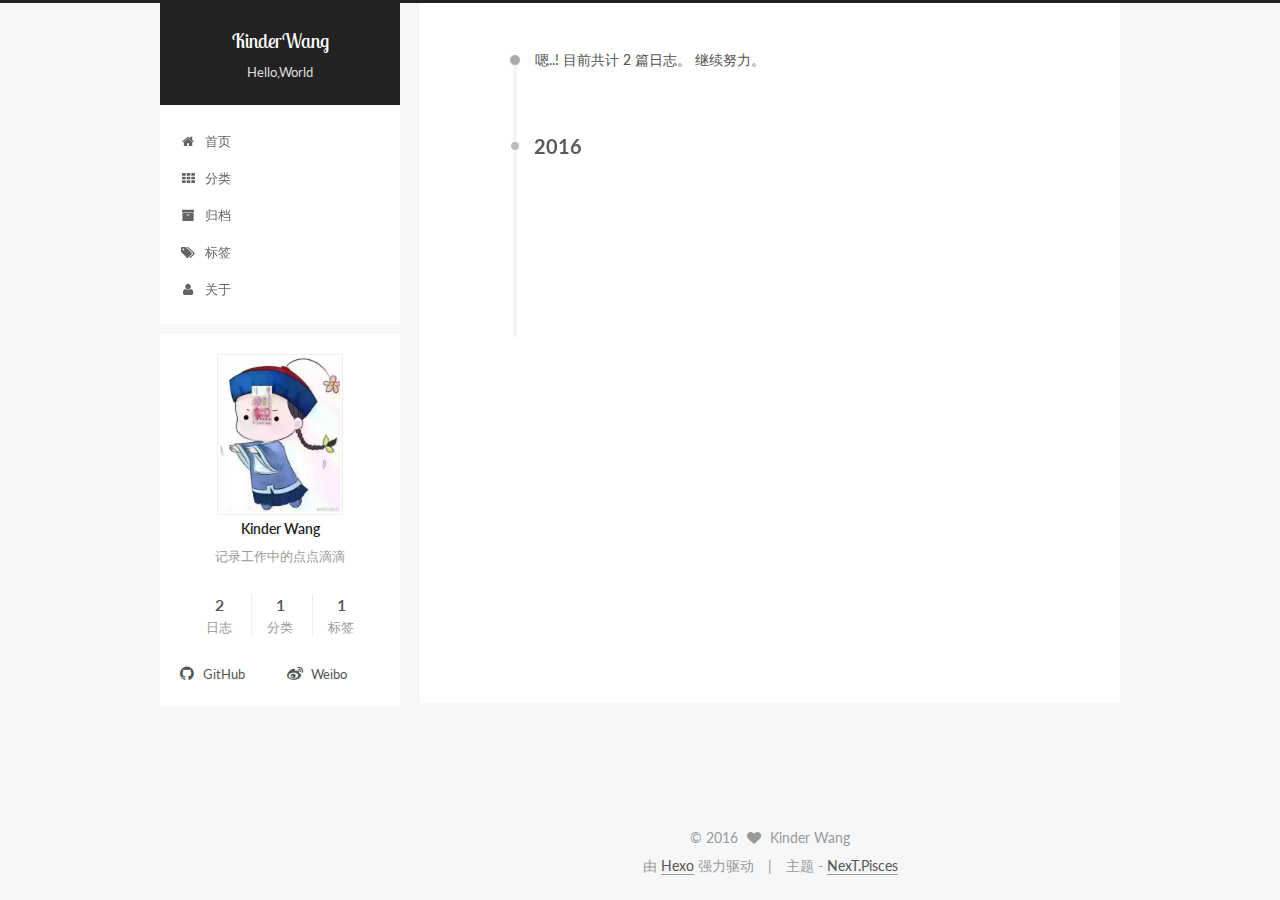
<file: archives/index.html>
<!doctype html>



  


<html class="theme-next pisces use-motion">
<head>
  <meta charset="UTF-8"/>
<meta http-equiv="X-UA-Compatible" content="IE=edge,chrome=1" />
<meta name="viewport" content="width=device-width, initial-scale=1, maximum-scale=1"/>



<meta http-equiv="Cache-Control" content="no-transform" />
<meta http-equiv="Cache-Control" content="no-siteapp" />












  
  
  <link href="/vendors/fancybox/source/jquery.fancybox.css?v=2.1.5" rel="stylesheet" type="text/css" />




  
  
  
  

  
    
    
  

  

  

  
    
      
    

    
  

  

  
    
    
    <link href="//fonts.googleapis.com/css?family=Lato:300,300italic,400,400italic,700,700italic|Lobster Two:300,300italic,400,400italic,700,700italic&subset=latin,latin-ext" rel="stylesheet" type="text/css">
  






<link href="/vendors/font-awesome/css/font-awesome.min.css?v=4.4.0" rel="stylesheet" type="text/css" />

<link href="/css/main.css?v=5.0.1" rel="stylesheet" type="text/css" />


  <meta name="keywords" content="Hexo, NexT , WK" />








  <link rel="shortcut icon" type="image/x-icon" href="/favicon.ico?v=5.0.1" />






<meta name="description" content="记录工作中的点点滴滴">
<meta property="og:type" content="website">
<meta property="og:title" content="KinderWang">
<meta property="og:url" content="http://kinderwang.github.io/archives/index.html">
<meta property="og:site_name" content="KinderWang">
<meta property="og:description" content="记录工作中的点点滴滴">
<meta name="twitter:card" content="summary">
<meta name="twitter:title" content="KinderWang">
<meta name="twitter:description" content="记录工作中的点点滴滴">



<script type="text/javascript" id="hexo.configuration">
  var NexT = window.NexT || {};
  var CONFIG = {
    scheme: 'Pisces',
    sidebar: {"position":"left","display":"always"},
    fancybox: true,
    motion: true,
    duoshuo: {
      userId: 0,
      author: 'KinderWang'
    }
  };
</script>

  <title> 归档 | KinderWang </title>
</head>

<body itemscope itemtype="http://schema.org/WebPage" lang="zh-Hans">

  










  
  
    
  

  <div class="container one-collumn sidebar-position-left  page-archive  ">
    <div class="headband"></div>

    <header id="header" class="header" itemscope itemtype="http://schema.org/WPHeader">
      <div class="header-inner"><div class="site-meta ">
  

  <div class="custom-logo-site-title">
    <a href="/"  class="brand" rel="start">
      <span class="logo-line-before"><i></i></span>
      <span class="site-title">KinderWang</span>
      <span class="logo-line-after"><i></i></span>
    </a>
  </div>
  <p class="site-subtitle">Hello,World</p>
</div>

<div class="site-nav-toggle">
  <button>
    <span class="btn-bar"></span>
    <span class="btn-bar"></span>
    <span class="btn-bar"></span>
  </button>
</div>

<nav class="site-nav">
  

  
    <ul id="menu" class="menu">
      
        
        <li class="menu-item menu-item-home">
          <a href="/" rel="section">
            
              <i class="menu-item-icon fa fa-fw fa-home"></i> <br />
            
            首页
          </a>
        </li>
      
        
        <li class="menu-item menu-item-categories">
          <a href="/categories" rel="section">
            
              <i class="menu-item-icon fa fa-fw fa-th"></i> <br />
            
            分类
          </a>
        </li>
      
        
        <li class="menu-item menu-item-archives">
          <a href="/archives" rel="section">
            
              <i class="menu-item-icon fa fa-fw fa-archive"></i> <br />
            
            归档
          </a>
        </li>
      
        
        <li class="menu-item menu-item-tags">
          <a href="/tags" rel="section">
            
              <i class="menu-item-icon fa fa-fw fa-tags"></i> <br />
            
            标签
          </a>
        </li>
      
        
        <li class="menu-item menu-item-about">
          <a href="/about" rel="section">
            
              <i class="menu-item-icon fa fa-fw fa-user"></i> <br />
            
            关于
          </a>
        </li>
      

      
    </ul>
  

  
</nav>

 </div>
    </header>

    <main id="main" class="main">
      <div class="main-inner">
        <div class="content-wrap">
          <div id="content" class="content">
            

  <section id="posts" class="posts-collapse">
    <span class="archive-move-on"></span>

    <span class="archive-page-counter">
      
      
      
        
      
      嗯..! 目前共计 2 篇日志。 继续努力。
    </span>

    

      
      
      

      
        
        <div class="collection-title">
          <h2 class="archive-year motion-element" id="archive-year-2016">2016</h2>
        </div>
      
      

      

  <article class="post post-type-normal" itemscope itemtype="http://schema.org/Article">
    <header class="post-header">

      <h1 class="post-title">
        
            <a class="post-title-link" href="/2016/09/08/Spring相关问题/" itemprop="url">
              
                <span itemprop="name">Spring相关问题</span>
              
            </a>
        
      </h1>

      <div class="post-meta">
        <time class="post-time" itemprop="dateCreated"
              datetime="2016-09-08T17:42:56+08:00"
              content="2016-09-08" >
          09-08
        </time>
      </div>

    </header>
  </article>



    

      
      
      

      
      

      

  <article class="post post-type-normal" itemscope itemtype="http://schema.org/Article">
    <header class="post-header">

      <h1 class="post-title">
        
            <a class="post-title-link" href="/2016/09/08/hello-world/" itemprop="url">
              
                <span itemprop="name">Hello World</span>
              
            </a>
        
      </h1>

      <div class="post-meta">
        <time class="post-time" itemprop="dateCreated"
              datetime="2016-09-08T17:29:01+08:00"
              content="2016-09-08" >
          09-08
        </time>
      </div>

    </header>
  </article>



    

  </section>

  



          </div>
          


          

        </div>
        
          
  
  <div class="sidebar-toggle">
    <div class="sidebar-toggle-line-wrap">
      <span class="sidebar-toggle-line sidebar-toggle-line-first"></span>
      <span class="sidebar-toggle-line sidebar-toggle-line-middle"></span>
      <span class="sidebar-toggle-line sidebar-toggle-line-last"></span>
    </div>
  </div>

  <aside id="sidebar" class="sidebar">
    <div class="sidebar-inner">

      

      

      <section class="site-overview sidebar-panel  sidebar-panel-active ">
        <div class="site-author motion-element" itemprop="author" itemscope itemtype="http://schema.org/Person">
          <img class="site-author-image" itemprop="image"
               src="/uploads/imgs/avatar.jpg"
               alt="Kinder Wang" />
          <p class="site-author-name" itemprop="name">Kinder Wang</p>
          <p class="site-description motion-element" itemprop="description">记录工作中的点点滴滴</p>
        </div>
        <nav class="site-state motion-element">
          <div class="site-state-item site-state-posts">
            <a href="/archives">
              <span class="site-state-item-count">2</span>
              <span class="site-state-item-name">日志</span>
            </a>
          </div>

          
            <div class="site-state-item site-state-categories">
              <a href="/categories">
                <span class="site-state-item-count">1</span>
                <span class="site-state-item-name">分类</span>
              </a>
            </div>
          

          
            <div class="site-state-item site-state-tags">
              <a href="/tags">
                <span class="site-state-item-count">1</span>
                <span class="site-state-item-name">标签</span>
              </a>
            </div>
          

        </nav>

        

        <div class="links-of-author motion-element">
          
            
              <span class="links-of-author-item">
                <a href="http://kinderwang.github.io" target="_blank" title="GitHub">
                  
                    <i class="fa fa-fw fa-github"></i>
                  
                  GitHub
                </a>
              </span>
            
              <span class="links-of-author-item">
                <a href="http://weibo.com/u/2936318251?refer_flag=1005055010_&is_all=1" target="_blank" title="Weibo">
                  
                    <i class="fa fa-fw fa-weibo"></i>
                  
                  Weibo
                </a>
              </span>
            
          
        </div>

        
        

        
        

      </section>

      

    </div>
  </aside>


        
      </div>
    </main>

    <footer id="footer" class="footer">
      <div class="footer-inner">
        <div class="copyright" >
  
  &copy; 
  <span itemprop="copyrightYear">2016</span>
  <span class="with-love">
    <i class="fa fa-heart"></i>
  </span>
  <span class="author" itemprop="copyrightHolder">Kinder Wang</span>
</div>

<div class="powered-by">
  由 <a class="theme-link" href="http://hexo.io">Hexo</a> 强力驱动
</div>

<div class="theme-info">
  主题 -
  <a class="theme-link" href="https://github.com/iissnan/hexo-theme-next">
    NexT.Pisces
  </a>
</div>

        

        
      </div>
    </footer>

    <div class="back-to-top">
      <i class="fa fa-arrow-up"></i>
    </div>
  </div>

  

<script type="text/javascript">
  if (Object.prototype.toString.call(window.Promise) !== '[object Function]') {
    window.Promise = null;
  }
</script>









  



  
  <script type="text/javascript" src="/vendors/jquery/index.js?v=2.1.3"></script>

  
  <script type="text/javascript" src="/vendors/fastclick/lib/fastclick.min.js?v=1.0.6"></script>

  
  <script type="text/javascript" src="/vendors/jquery_lazyload/jquery.lazyload.js?v=1.9.7"></script>

  
  <script type="text/javascript" src="/vendors/velocity/velocity.min.js?v=1.2.1"></script>

  
  <script type="text/javascript" src="/vendors/velocity/velocity.ui.min.js?v=1.2.1"></script>

  
  <script type="text/javascript" src="/vendors/fancybox/source/jquery.fancybox.pack.js?v=2.1.5"></script>


  


  <script type="text/javascript" src="/js/src/utils.js?v=5.0.1"></script>

  <script type="text/javascript" src="/js/src/motion.js?v=5.0.1"></script>



  
  


  <script type="text/javascript" src="/js/src/affix.js?v=5.0.1"></script>

  <script type="text/javascript" src="/js/src/schemes/pisces.js?v=5.0.1"></script>



  
  
    <script type="text/javascript" id="motion.page.archive">
      $('.archive-year').velocity('transition.slideLeftIn');
    </script>
  


  


  <script type="text/javascript" src="/js/src/bootstrap.js?v=5.0.1"></script>



  



  



  
  
  

  

  

</body>
</html>
</file>
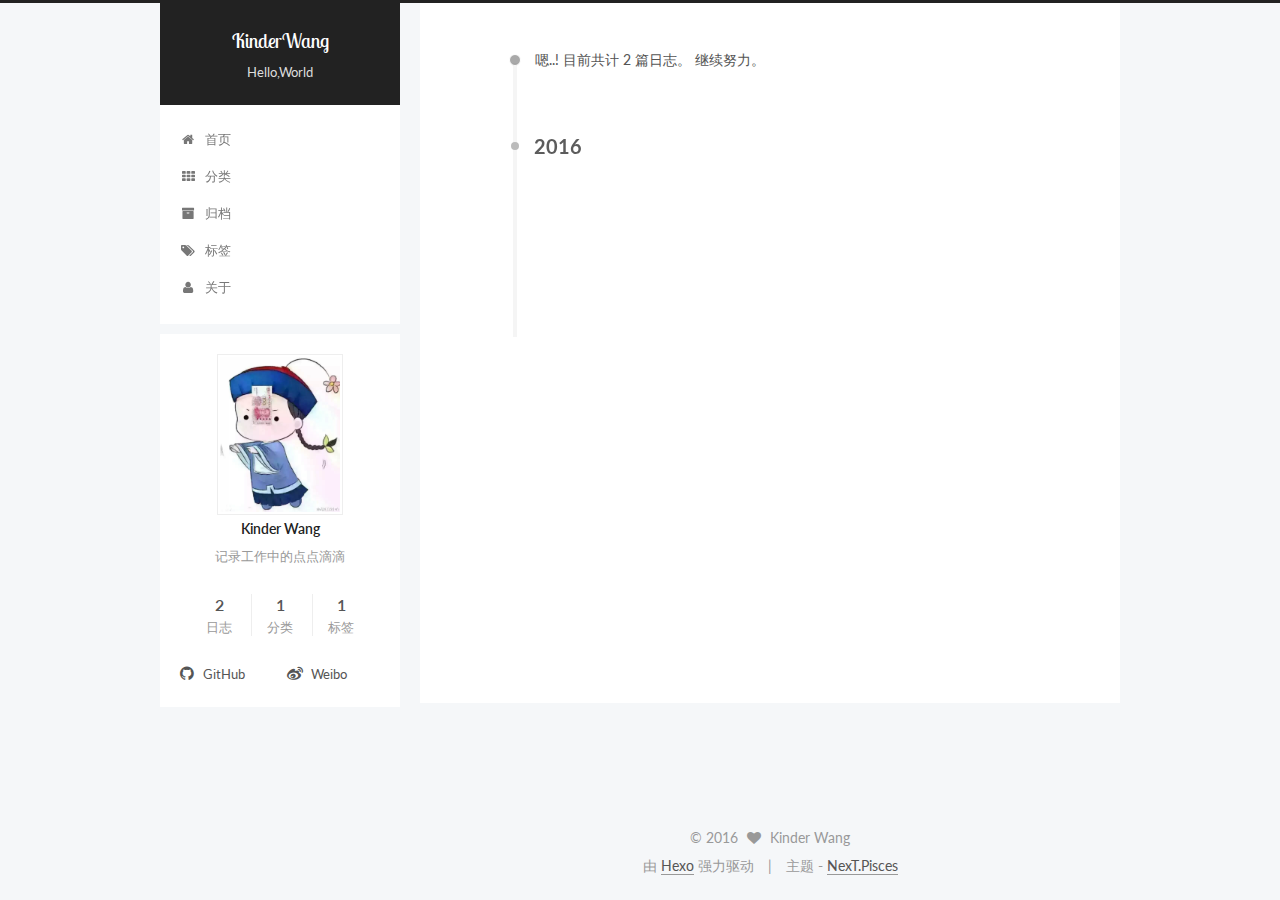
<file: archives/2016/index.html>
<!doctype html>



  


<html class="theme-next pisces use-motion">
<head>
  <meta charset="UTF-8"/>
<meta http-equiv="X-UA-Compatible" content="IE=edge,chrome=1" />
<meta name="viewport" content="width=device-width, initial-scale=1, maximum-scale=1"/>



<meta http-equiv="Cache-Control" content="no-transform" />
<meta http-equiv="Cache-Control" content="no-siteapp" />












  
  
  <link href="/vendors/fancybox/source/jquery.fancybox.css?v=2.1.5" rel="stylesheet" type="text/css" />




  
  
  
  

  
    
    
  

  

  

  
    
      
    

    
  

  

  
    
    
    <link href="//fonts.googleapis.com/css?family=Lato:300,300italic,400,400italic,700,700italic|Lobster Two:300,300italic,400,400italic,700,700italic&subset=latin,latin-ext" rel="stylesheet" type="text/css">
  






<link href="/vendors/font-awesome/css/font-awesome.min.css?v=4.4.0" rel="stylesheet" type="text/css" />

<link href="/css/main.css?v=5.0.1" rel="stylesheet" type="text/css" />


  <meta name="keywords" content="Hexo, NexT , WK" />








  <link rel="shortcut icon" type="image/x-icon" href="/favicon.ico?v=5.0.1" />






<meta name="description" content="记录工作中的点点滴滴">
<meta property="og:type" content="website">
<meta property="og:title" content="KinderWang">
<meta property="og:url" content="http://kinderwang.github.io/archives/2016/index.html">
<meta property="og:site_name" content="KinderWang">
<meta property="og:description" content="记录工作中的点点滴滴">
<meta name="twitter:card" content="summary">
<meta name="twitter:title" content="KinderWang">
<meta name="twitter:description" content="记录工作中的点点滴滴">



<script type="text/javascript" id="hexo.configuration">
  var NexT = window.NexT || {};
  var CONFIG = {
    scheme: 'Pisces',
    sidebar: {"position":"left","display":"always"},
    fancybox: true,
    motion: true,
    duoshuo: {
      userId: 0,
      author: 'KinderWang'
    }
  };
</script>

  <title> 归档 | KinderWang </title>
</head>

<body itemscope itemtype="http://schema.org/WebPage" lang="zh-Hans">

  










  
  
    
  

  <div class="container one-collumn sidebar-position-left  page-archive  ">
    <div class="headband"></div>

    <header id="header" class="header" itemscope itemtype="http://schema.org/WPHeader">
      <div class="header-inner"><div class="site-meta ">
  

  <div class="custom-logo-site-title">
    <a href="/"  class="brand" rel="start">
      <span class="logo-line-before"><i></i></span>
      <span class="site-title">KinderWang</span>
      <span class="logo-line-after"><i></i></span>
    </a>
  </div>
  <p class="site-subtitle">Hello,World</p>
</div>

<div class="site-nav-toggle">
  <button>
    <span class="btn-bar"></span>
    <span class="btn-bar"></span>
    <span class="btn-bar"></span>
  </button>
</div>

<nav class="site-nav">
  

  
    <ul id="menu" class="menu">
      
        
        <li class="menu-item menu-item-home">
          <a href="/" rel="section">
            
              <i class="menu-item-icon fa fa-fw fa-home"></i> <br />
            
            首页
          </a>
        </li>
      
        
        <li class="menu-item menu-item-categories">
          <a href="/categories" rel="section">
            
              <i class="menu-item-icon fa fa-fw fa-th"></i> <br />
            
            分类
          </a>
        </li>
      
        
        <li class="menu-item menu-item-archives">
          <a href="/archives" rel="section">
            
              <i class="menu-item-icon fa fa-fw fa-archive"></i> <br />
            
            归档
          </a>
        </li>
      
        
        <li class="menu-item menu-item-tags">
          <a href="/tags" rel="section">
            
              <i class="menu-item-icon fa fa-fw fa-tags"></i> <br />
            
            标签
          </a>
        </li>
      
        
        <li class="menu-item menu-item-about">
          <a href="/about" rel="section">
            
              <i class="menu-item-icon fa fa-fw fa-user"></i> <br />
            
            关于
          </a>
        </li>
      

      
    </ul>
  

  
</nav>

 </div>
    </header>

    <main id="main" class="main">
      <div class="main-inner">
        <div class="content-wrap">
          <div id="content" class="content">
            

  <section id="posts" class="posts-collapse">
    <span class="archive-move-on"></span>

    <span class="archive-page-counter">
      
      
      
        
      
      嗯..! 目前共计 2 篇日志。 继续努力。
    </span>

    

      
      
      

      
        
        <div class="collection-title">
          <h2 class="archive-year motion-element" id="archive-year-2016">2016</h2>
        </div>
      
      

      

  <article class="post post-type-normal" itemscope itemtype="http://schema.org/Article">
    <header class="post-header">

      <h1 class="post-title">
        
            <a class="post-title-link" href="/2016/09/08/Spring相关问题/" itemprop="url">
              
                <span itemprop="name">Spring相关问题</span>
              
            </a>
        
      </h1>

      <div class="post-meta">
        <time class="post-time" itemprop="dateCreated"
              datetime="2016-09-08T17:42:56+08:00"
              content="2016-09-08" >
          09-08
        </time>
      </div>

    </header>
  </article>



    

      
      
      

      
      

      

  <article class="post post-type-normal" itemscope itemtype="http://schema.org/Article">
    <header class="post-header">

      <h1 class="post-title">
        
            <a class="post-title-link" href="/2016/09/08/hello-world/" itemprop="url">
              
                <span itemprop="name">Hello World</span>
              
            </a>
        
      </h1>

      <div class="post-meta">
        <time class="post-time" itemprop="dateCreated"
              datetime="2016-09-08T17:29:01+08:00"
              content="2016-09-08" >
          09-08
        </time>
      </div>

    </header>
  </article>



    

  </section>

  



          </div>
          


          

        </div>
        
          
  
  <div class="sidebar-toggle">
    <div class="sidebar-toggle-line-wrap">
      <span class="sidebar-toggle-line sidebar-toggle-line-first"></span>
      <span class="sidebar-toggle-line sidebar-toggle-line-middle"></span>
      <span class="sidebar-toggle-line sidebar-toggle-line-last"></span>
    </div>
  </div>

  <aside id="sidebar" class="sidebar">
    <div class="sidebar-inner">

      

      

      <section class="site-overview sidebar-panel  sidebar-panel-active ">
        <div class="site-author motion-element" itemprop="author" itemscope itemtype="http://schema.org/Person">
          <img class="site-author-image" itemprop="image"
               src="/uploads/imgs/avatar.jpg"
               alt="Kinder Wang" />
          <p class="site-author-name" itemprop="name">Kinder Wang</p>
          <p class="site-description motion-element" itemprop="description">记录工作中的点点滴滴</p>
        </div>
        <nav class="site-state motion-element">
          <div class="site-state-item site-state-posts">
            <a href="/archives">
              <span class="site-state-item-count">2</span>
              <span class="site-state-item-name">日志</span>
            </a>
          </div>

          
            <div class="site-state-item site-state-categories">
              <a href="/categories">
                <span class="site-state-item-count">1</span>
                <span class="site-state-item-name">分类</span>
              </a>
            </div>
          

          
            <div class="site-state-item site-state-tags">
              <a href="/tags">
                <span class="site-state-item-count">1</span>
                <span class="site-state-item-name">标签</span>
              </a>
            </div>
          

        </nav>

        

        <div class="links-of-author motion-element">
          
            
              <span class="links-of-author-item">
                <a href="http://kinderwang.github.io" target="_blank" title="GitHub">
                  
                    <i class="fa fa-fw fa-github"></i>
                  
                  GitHub
                </a>
              </span>
            
              <span class="links-of-author-item">
                <a href="http://weibo.com/u/2936318251?refer_flag=1005055010_&is_all=1" target="_blank" title="Weibo">
                  
                    <i class="fa fa-fw fa-weibo"></i>
                  
                  Weibo
                </a>
              </span>
            
          
        </div>

        
        

        
        

      </section>

      

    </div>
  </aside>


        
      </div>
    </main>

    <footer id="footer" class="footer">
      <div class="footer-inner">
        <div class="copyright" >
  
  &copy; 
  <span itemprop="copyrightYear">2016</span>
  <span class="with-love">
    <i class="fa fa-heart"></i>
  </span>
  <span class="author" itemprop="copyrightHolder">Kinder Wang</span>
</div>

<div class="powered-by">
  由 <a class="theme-link" href="http://hexo.io">Hexo</a> 强力驱动
</div>

<div class="theme-info">
  主题 -
  <a class="theme-link" href="https://github.com/iissnan/hexo-theme-next">
    NexT.Pisces
  </a>
</div>

        

        
      </div>
    </footer>

    <div class="back-to-top">
      <i class="fa fa-arrow-up"></i>
    </div>
  </div>

  

<script type="text/javascript">
  if (Object.prototype.toString.call(window.Promise) !== '[object Function]') {
    window.Promise = null;
  }
</script>









  



  
  <script type="text/javascript" src="/vendors/jquery/index.js?v=2.1.3"></script>

  
  <script type="text/javascript" src="/vendors/fastclick/lib/fastclick.min.js?v=1.0.6"></script>

  
  <script type="text/javascript" src="/vendors/jquery_lazyload/jquery.lazyload.js?v=1.9.7"></script>

  
  <script type="text/javascript" src="/vendors/velocity/velocity.min.js?v=1.2.1"></script>

  
  <script type="text/javascript" src="/vendors/velocity/velocity.ui.min.js?v=1.2.1"></script>

  
  <script type="text/javascript" src="/vendors/fancybox/source/jquery.fancybox.pack.js?v=2.1.5"></script>


  


  <script type="text/javascript" src="/js/src/utils.js?v=5.0.1"></script>

  <script type="text/javascript" src="/js/src/motion.js?v=5.0.1"></script>



  
  


  <script type="text/javascript" src="/js/src/affix.js?v=5.0.1"></script>

  <script type="text/javascript" src="/js/src/schemes/pisces.js?v=5.0.1"></script>



  
  
    <script type="text/javascript" id="motion.page.archive">
      $('.archive-year').velocity('transition.slideLeftIn');
    </script>
  


  


  <script type="text/javascript" src="/js/src/bootstrap.js?v=5.0.1"></script>



  



  



  
  
  

  

  

</body>
</html>
</file>
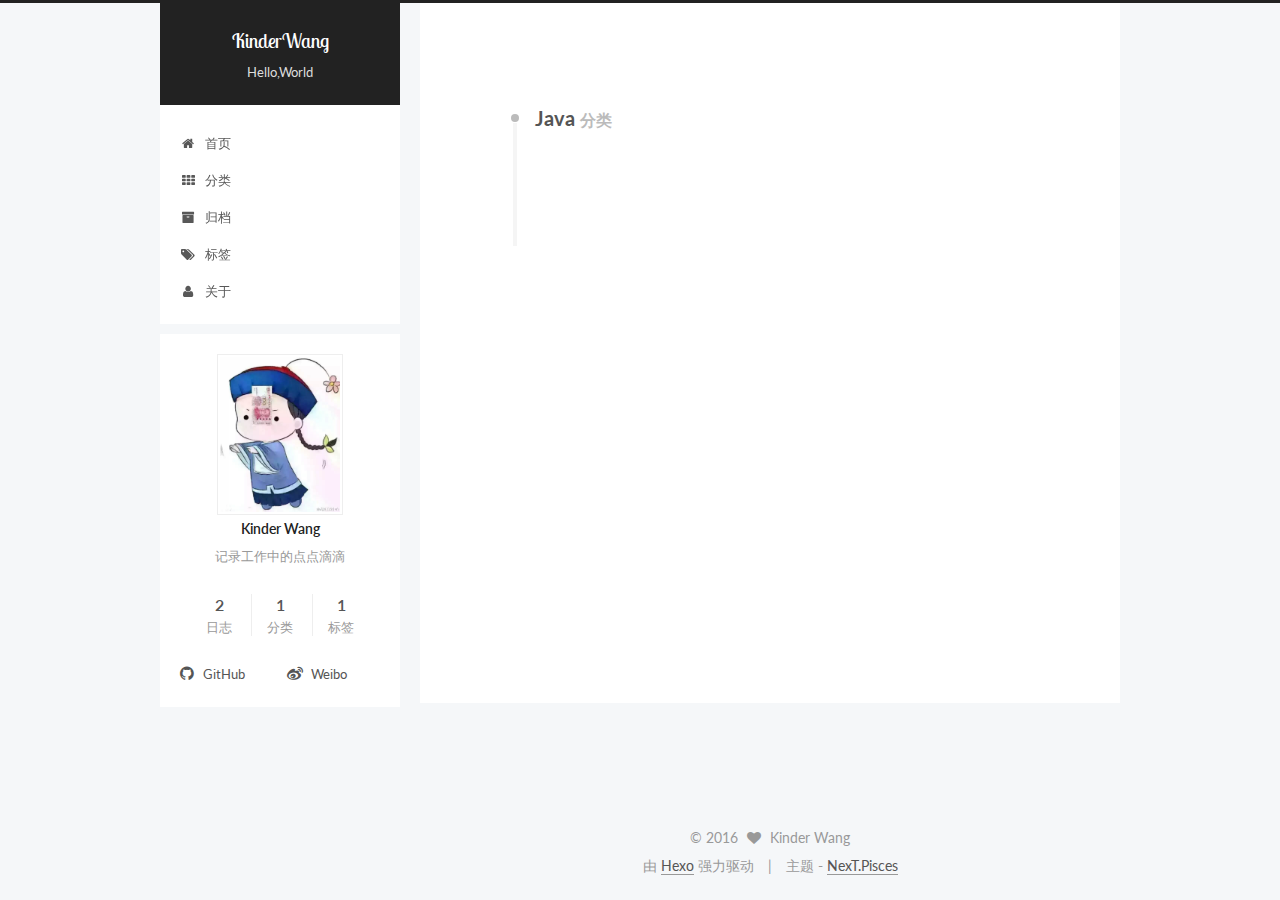
<file: categories/Java/index.html>
<!doctype html>



  


<html class="theme-next pisces use-motion">
<head>
  <meta charset="UTF-8"/>
<meta http-equiv="X-UA-Compatible" content="IE=edge,chrome=1" />
<meta name="viewport" content="width=device-width, initial-scale=1, maximum-scale=1"/>



<meta http-equiv="Cache-Control" content="no-transform" />
<meta http-equiv="Cache-Control" content="no-siteapp" />












  
  
  <link href="/vendors/fancybox/source/jquery.fancybox.css?v=2.1.5" rel="stylesheet" type="text/css" />




  
  
  
  

  
    
    
  

  

  

  
    
      
    

    
  

  

  
    
    
    <link href="//fonts.googleapis.com/css?family=Lato:300,300italic,400,400italic,700,700italic|Lobster Two:300,300italic,400,400italic,700,700italic&subset=latin,latin-ext" rel="stylesheet" type="text/css">
  






<link href="/vendors/font-awesome/css/font-awesome.min.css?v=4.4.0" rel="stylesheet" type="text/css" />

<link href="/css/main.css?v=5.0.1" rel="stylesheet" type="text/css" />


  <meta name="keywords" content="Hexo, NexT , WK" />








  <link rel="shortcut icon" type="image/x-icon" href="/favicon.ico?v=5.0.1" />






<meta name="description" content="记录工作中的点点滴滴">
<meta property="og:type" content="website">
<meta property="og:title" content="KinderWang">
<meta property="og:url" content="http://kinderwang.github.io/categories/Java/index.html">
<meta property="og:site_name" content="KinderWang">
<meta property="og:description" content="记录工作中的点点滴滴">
<meta name="twitter:card" content="summary">
<meta name="twitter:title" content="KinderWang">
<meta name="twitter:description" content="记录工作中的点点滴滴">



<script type="text/javascript" id="hexo.configuration">
  var NexT = window.NexT || {};
  var CONFIG = {
    scheme: 'Pisces',
    sidebar: {"position":"left","display":"always"},
    fancybox: true,
    motion: true,
    duoshuo: {
      userId: 0,
      author: 'KinderWang'
    }
  };
</script>

  <title> 分类: Java | KinderWang </title>
</head>

<body itemscope itemtype="http://schema.org/WebPage" lang="zh-Hans">

  










  
  
    
  

  <div class="container one-collumn sidebar-position-left  ">
    <div class="headband"></div>

    <header id="header" class="header" itemscope itemtype="http://schema.org/WPHeader">
      <div class="header-inner"><div class="site-meta ">
  

  <div class="custom-logo-site-title">
    <a href="/"  class="brand" rel="start">
      <span class="logo-line-before"><i></i></span>
      <span class="site-title">KinderWang</span>
      <span class="logo-line-after"><i></i></span>
    </a>
  </div>
  <p class="site-subtitle">Hello,World</p>
</div>

<div class="site-nav-toggle">
  <button>
    <span class="btn-bar"></span>
    <span class="btn-bar"></span>
    <span class="btn-bar"></span>
  </button>
</div>

<nav class="site-nav">
  

  
    <ul id="menu" class="menu">
      
        
        <li class="menu-item menu-item-home">
          <a href="/" rel="section">
            
              <i class="menu-item-icon fa fa-fw fa-home"></i> <br />
            
            首页
          </a>
        </li>
      
        
        <li class="menu-item menu-item-categories">
          <a href="/categories" rel="section">
            
              <i class="menu-item-icon fa fa-fw fa-th"></i> <br />
            
            分类
          </a>
        </li>
      
        
        <li class="menu-item menu-item-archives">
          <a href="/archives" rel="section">
            
              <i class="menu-item-icon fa fa-fw fa-archive"></i> <br />
            
            归档
          </a>
        </li>
      
        
        <li class="menu-item menu-item-tags">
          <a href="/tags" rel="section">
            
              <i class="menu-item-icon fa fa-fw fa-tags"></i> <br />
            
            标签
          </a>
        </li>
      
        
        <li class="menu-item menu-item-about">
          <a href="/about" rel="section">
            
              <i class="menu-item-icon fa fa-fw fa-user"></i> <br />
            
            关于
          </a>
        </li>
      

      
    </ul>
  

  
</nav>

 </div>
    </header>

    <main id="main" class="main">
      <div class="main-inner">
        <div class="content-wrap">
          <div id="content" class="content">
            

  <section id="posts" class="posts-collapse">
    <div class="collection-title">
      <h2 >
        Java
        <small>分类</small>
      </h2>
    </div>

    
      

  <article class="post post-type-normal" itemscope itemtype="http://schema.org/Article">
    <header class="post-header">

      <h1 class="post-title">
        
            <a class="post-title-link" href="/2016/09/08/Spring相关问题/" itemprop="url">
              
                <span itemprop="name">Spring相关问题</span>
              
            </a>
        
      </h1>

      <div class="post-meta">
        <time class="post-time" itemprop="dateCreated"
              datetime="2016-09-08T17:42:56+08:00"
              content="2016-09-08" >
          09-08
        </time>
      </div>

    </header>
  </article>


    
  </section>

  



          </div>
          


          

        </div>
        
          
  
  <div class="sidebar-toggle">
    <div class="sidebar-toggle-line-wrap">
      <span class="sidebar-toggle-line sidebar-toggle-line-first"></span>
      <span class="sidebar-toggle-line sidebar-toggle-line-middle"></span>
      <span class="sidebar-toggle-line sidebar-toggle-line-last"></span>
    </div>
  </div>

  <aside id="sidebar" class="sidebar">
    <div class="sidebar-inner">

      

      

      <section class="site-overview sidebar-panel  sidebar-panel-active ">
        <div class="site-author motion-element" itemprop="author" itemscope itemtype="http://schema.org/Person">
          <img class="site-author-image" itemprop="image"
               src="/uploads/imgs/avatar.jpg"
               alt="Kinder Wang" />
          <p class="site-author-name" itemprop="name">Kinder Wang</p>
          <p class="site-description motion-element" itemprop="description">记录工作中的点点滴滴</p>
        </div>
        <nav class="site-state motion-element">
          <div class="site-state-item site-state-posts">
            <a href="/archives">
              <span class="site-state-item-count">2</span>
              <span class="site-state-item-name">日志</span>
            </a>
          </div>

          
            <div class="site-state-item site-state-categories">
              <a href="/categories">
                <span class="site-state-item-count">1</span>
                <span class="site-state-item-name">分类</span>
              </a>
            </div>
          

          
            <div class="site-state-item site-state-tags">
              <a href="/tags">
                <span class="site-state-item-count">1</span>
                <span class="site-state-item-name">标签</span>
              </a>
            </div>
          

        </nav>

        

        <div class="links-of-author motion-element">
          
            
              <span class="links-of-author-item">
                <a href="http://kinderwang.github.io" target="_blank" title="GitHub">
                  
                    <i class="fa fa-fw fa-github"></i>
                  
                  GitHub
                </a>
              </span>
            
              <span class="links-of-author-item">
                <a href="http://weibo.com/u/2936318251?refer_flag=1005055010_&is_all=1" target="_blank" title="Weibo">
                  
                    <i class="fa fa-fw fa-weibo"></i>
                  
                  Weibo
                </a>
              </span>
            
          
        </div>

        
        

        
        

      </section>

      

    </div>
  </aside>


        
      </div>
    </main>

    <footer id="footer" class="footer">
      <div class="footer-inner">
        <div class="copyright" >
  
  &copy; 
  <span itemprop="copyrightYear">2016</span>
  <span class="with-love">
    <i class="fa fa-heart"></i>
  </span>
  <span class="author" itemprop="copyrightHolder">Kinder Wang</span>
</div>

<div class="powered-by">
  由 <a class="theme-link" href="http://hexo.io">Hexo</a> 强力驱动
</div>

<div class="theme-info">
  主题 -
  <a class="theme-link" href="https://github.com/iissnan/hexo-theme-next">
    NexT.Pisces
  </a>
</div>

        

        
      </div>
    </footer>

    <div class="back-to-top">
      <i class="fa fa-arrow-up"></i>
    </div>
  </div>

  

<script type="text/javascript">
  if (Object.prototype.toString.call(window.Promise) !== '[object Function]') {
    window.Promise = null;
  }
</script>









  



  
  <script type="text/javascript" src="/vendors/jquery/index.js?v=2.1.3"></script>

  
  <script type="text/javascript" src="/vendors/fastclick/lib/fastclick.min.js?v=1.0.6"></script>

  
  <script type="text/javascript" src="/vendors/jquery_lazyload/jquery.lazyload.js?v=1.9.7"></script>

  
  <script type="text/javascript" src="/vendors/velocity/velocity.min.js?v=1.2.1"></script>

  
  <script type="text/javascript" src="/vendors/velocity/velocity.ui.min.js?v=1.2.1"></script>

  
  <script type="text/javascript" src="/vendors/fancybox/source/jquery.fancybox.pack.js?v=2.1.5"></script>


  


  <script type="text/javascript" src="/js/src/utils.js?v=5.0.1"></script>

  <script type="text/javascript" src="/js/src/motion.js?v=5.0.1"></script>



  
  


  <script type="text/javascript" src="/js/src/affix.js?v=5.0.1"></script>

  <script type="text/javascript" src="/js/src/schemes/pisces.js?v=5.0.1"></script>



  

  


  <script type="text/javascript" src="/js/src/bootstrap.js?v=5.0.1"></script>



  



  



  
  
  

  

  

</body>
</html>
</file>
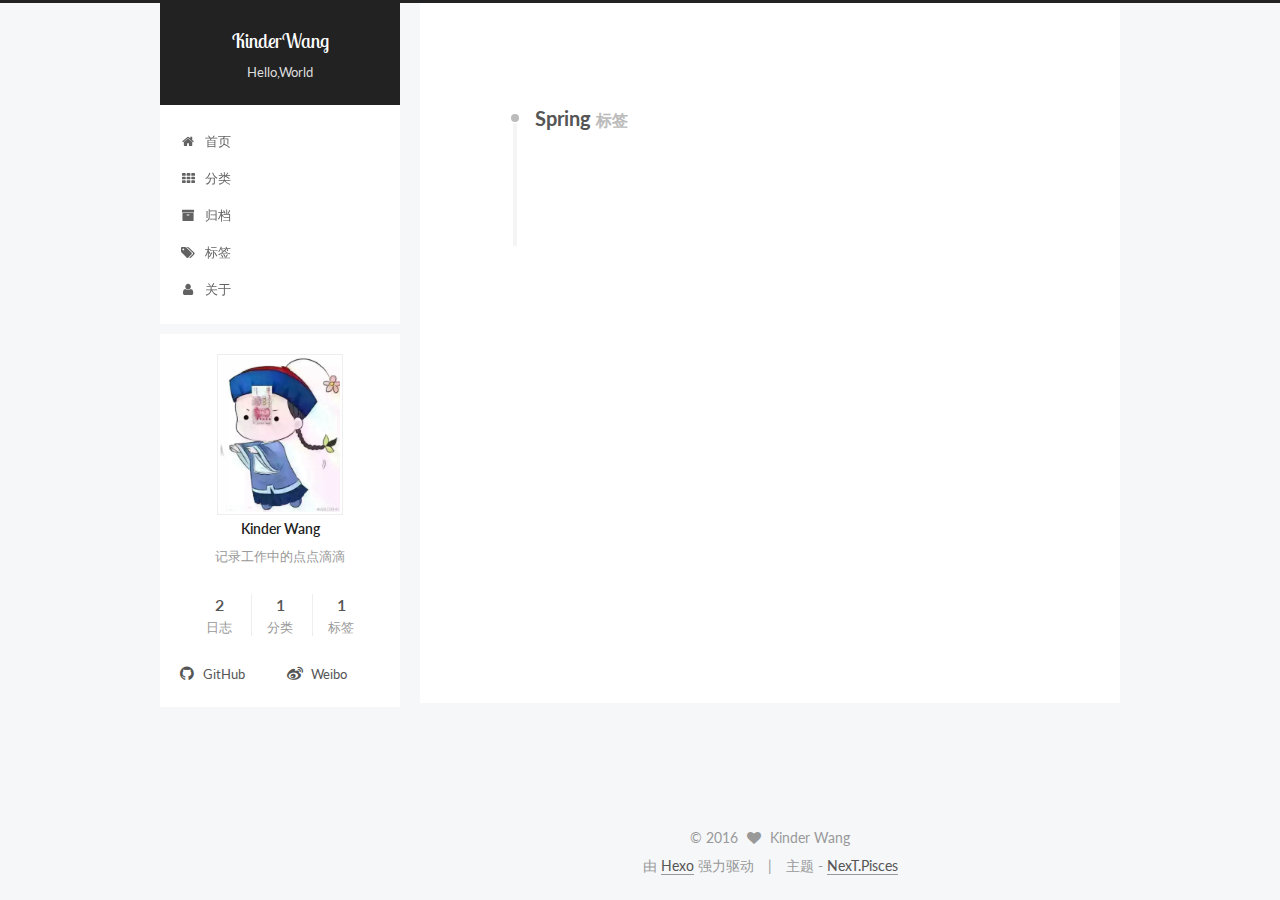
<file: tags/Spring/index.html>
<!doctype html>



  


<html class="theme-next pisces use-motion">
<head>
  <meta charset="UTF-8"/>
<meta http-equiv="X-UA-Compatible" content="IE=edge,chrome=1" />
<meta name="viewport" content="width=device-width, initial-scale=1, maximum-scale=1"/>



<meta http-equiv="Cache-Control" content="no-transform" />
<meta http-equiv="Cache-Control" content="no-siteapp" />












  
  
  <link href="/vendors/fancybox/source/jquery.fancybox.css?v=2.1.5" rel="stylesheet" type="text/css" />




  
  
  
  

  
    
    
  

  

  

  
    
      
    

    
  

  

  
    
    
    <link href="//fonts.googleapis.com/css?family=Lato:300,300italic,400,400italic,700,700italic|Lobster Two:300,300italic,400,400italic,700,700italic&subset=latin,latin-ext" rel="stylesheet" type="text/css">
  






<link href="/vendors/font-awesome/css/font-awesome.min.css?v=4.4.0" rel="stylesheet" type="text/css" />

<link href="/css/main.css?v=5.0.1" rel="stylesheet" type="text/css" />


  <meta name="keywords" content="Hexo, NexT , WK" />








  <link rel="shortcut icon" type="image/x-icon" href="/favicon.ico?v=5.0.1" />






<meta name="description" content="记录工作中的点点滴滴">
<meta property="og:type" content="website">
<meta property="og:title" content="KinderWang">
<meta property="og:url" content="http://kinderwang.github.io/tags/Spring/index.html">
<meta property="og:site_name" content="KinderWang">
<meta property="og:description" content="记录工作中的点点滴滴">
<meta name="twitter:card" content="summary">
<meta name="twitter:title" content="KinderWang">
<meta name="twitter:description" content="记录工作中的点点滴滴">



<script type="text/javascript" id="hexo.configuration">
  var NexT = window.NexT || {};
  var CONFIG = {
    scheme: 'Pisces',
    sidebar: {"position":"left","display":"always"},
    fancybox: true,
    motion: true,
    duoshuo: {
      userId: 0,
      author: 'KinderWang'
    }
  };
</script>

  <title> 标签: Spring | KinderWang </title>
</head>

<body itemscope itemtype="http://schema.org/WebPage" lang="zh-Hans">

  










  
  
    
  

  <div class="container one-collumn sidebar-position-left  ">
    <div class="headband"></div>

    <header id="header" class="header" itemscope itemtype="http://schema.org/WPHeader">
      <div class="header-inner"><div class="site-meta ">
  

  <div class="custom-logo-site-title">
    <a href="/"  class="brand" rel="start">
      <span class="logo-line-before"><i></i></span>
      <span class="site-title">KinderWang</span>
      <span class="logo-line-after"><i></i></span>
    </a>
  </div>
  <p class="site-subtitle">Hello,World</p>
</div>

<div class="site-nav-toggle">
  <button>
    <span class="btn-bar"></span>
    <span class="btn-bar"></span>
    <span class="btn-bar"></span>
  </button>
</div>

<nav class="site-nav">
  

  
    <ul id="menu" class="menu">
      
        
        <li class="menu-item menu-item-home">
          <a href="/" rel="section">
            
              <i class="menu-item-icon fa fa-fw fa-home"></i> <br />
            
            首页
          </a>
        </li>
      
        
        <li class="menu-item menu-item-categories">
          <a href="/categories" rel="section">
            
              <i class="menu-item-icon fa fa-fw fa-th"></i> <br />
            
            分类
          </a>
        </li>
      
        
        <li class="menu-item menu-item-archives">
          <a href="/archives" rel="section">
            
              <i class="menu-item-icon fa fa-fw fa-archive"></i> <br />
            
            归档
          </a>
        </li>
      
        
        <li class="menu-item menu-item-tags">
          <a href="/tags" rel="section">
            
              <i class="menu-item-icon fa fa-fw fa-tags"></i> <br />
            
            标签
          </a>
        </li>
      
        
        <li class="menu-item menu-item-about">
          <a href="/about" rel="section">
            
              <i class="menu-item-icon fa fa-fw fa-user"></i> <br />
            
            关于
          </a>
        </li>
      

      
    </ul>
  

  
</nav>

 </div>
    </header>

    <main id="main" class="main">
      <div class="main-inner">
        <div class="content-wrap">
          <div id="content" class="content">
            

  <div id="posts" class="posts-collapse">
    <div class="collection-title">
      <h2 >
        Spring
        <small>标签</small>
      </h2>
    </div>

    
      

  <article class="post post-type-normal" itemscope itemtype="http://schema.org/Article">
    <header class="post-header">

      <h1 class="post-title">
        
            <a class="post-title-link" href="/2016/09/08/Spring相关问题/" itemprop="url">
              
                <span itemprop="name">Spring相关问题</span>
              
            </a>
        
      </h1>

      <div class="post-meta">
        <time class="post-time" itemprop="dateCreated"
              datetime="2016-09-08T17:42:56+08:00"
              content="2016-09-08" >
          09-08
        </time>
      </div>

    </header>
  </article>


    
  </div>

  


          </div>
          


          

        </div>
        
          
  
  <div class="sidebar-toggle">
    <div class="sidebar-toggle-line-wrap">
      <span class="sidebar-toggle-line sidebar-toggle-line-first"></span>
      <span class="sidebar-toggle-line sidebar-toggle-line-middle"></span>
      <span class="sidebar-toggle-line sidebar-toggle-line-last"></span>
    </div>
  </div>

  <aside id="sidebar" class="sidebar">
    <div class="sidebar-inner">

      

      

      <section class="site-overview sidebar-panel  sidebar-panel-active ">
        <div class="site-author motion-element" itemprop="author" itemscope itemtype="http://schema.org/Person">
          <img class="site-author-image" itemprop="image"
               src="/uploads/imgs/avatar.jpg"
               alt="Kinder Wang" />
          <p class="site-author-name" itemprop="name">Kinder Wang</p>
          <p class="site-description motion-element" itemprop="description">记录工作中的点点滴滴</p>
        </div>
        <nav class="site-state motion-element">
          <div class="site-state-item site-state-posts">
            <a href="/archives">
              <span class="site-state-item-count">2</span>
              <span class="site-state-item-name">日志</span>
            </a>
          </div>

          
            <div class="site-state-item site-state-categories">
              <a href="/categories">
                <span class="site-state-item-count">1</span>
                <span class="site-state-item-name">分类</span>
              </a>
            </div>
          

          
            <div class="site-state-item site-state-tags">
              <a href="/tags">
                <span class="site-state-item-count">1</span>
                <span class="site-state-item-name">标签</span>
              </a>
            </div>
          

        </nav>

        

        <div class="links-of-author motion-element">
          
            
              <span class="links-of-author-item">
                <a href="http://kinderwang.github.io" target="_blank" title="GitHub">
                  
                    <i class="fa fa-fw fa-github"></i>
                  
                  GitHub
                </a>
              </span>
            
              <span class="links-of-author-item">
                <a href="http://weibo.com/u/2936318251?refer_flag=1005055010_&is_all=1" target="_blank" title="Weibo">
                  
                    <i class="fa fa-fw fa-weibo"></i>
                  
                  Weibo
                </a>
              </span>
            
          
        </div>

        
        

        
        

      </section>

      

    </div>
  </aside>


        
      </div>
    </main>

    <footer id="footer" class="footer">
      <div class="footer-inner">
        <div class="copyright" >
  
  &copy; 
  <span itemprop="copyrightYear">2016</span>
  <span class="with-love">
    <i class="fa fa-heart"></i>
  </span>
  <span class="author" itemprop="copyrightHolder">Kinder Wang</span>
</div>

<div class="powered-by">
  由 <a class="theme-link" href="http://hexo.io">Hexo</a> 强力驱动
</div>

<div class="theme-info">
  主题 -
  <a class="theme-link" href="https://github.com/iissnan/hexo-theme-next">
    NexT.Pisces
  </a>
</div>

        

        
      </div>
    </footer>

    <div class="back-to-top">
      <i class="fa fa-arrow-up"></i>
    </div>
  </div>

  

<script type="text/javascript">
  if (Object.prototype.toString.call(window.Promise) !== '[object Function]') {
    window.Promise = null;
  }
</script>









  



  
  <script type="text/javascript" src="/vendors/jquery/index.js?v=2.1.3"></script>

  
  <script type="text/javascript" src="/vendors/fastclick/lib/fastclick.min.js?v=1.0.6"></script>

  
  <script type="text/javascript" src="/vendors/jquery_lazyload/jquery.lazyload.js?v=1.9.7"></script>

  
  <script type="text/javascript" src="/vendors/velocity/velocity.min.js?v=1.2.1"></script>

  
  <script type="text/javascript" src="/vendors/velocity/velocity.ui.min.js?v=1.2.1"></script>

  
  <script type="text/javascript" src="/vendors/fancybox/source/jquery.fancybox.pack.js?v=2.1.5"></script>


  


  <script type="text/javascript" src="/js/src/utils.js?v=5.0.1"></script>

  <script type="text/javascript" src="/js/src/motion.js?v=5.0.1"></script>



  
  


  <script type="text/javascript" src="/js/src/affix.js?v=5.0.1"></script>

  <script type="text/javascript" src="/js/src/schemes/pisces.js?v=5.0.1"></script>



  

  


  <script type="text/javascript" src="/js/src/bootstrap.js?v=5.0.1"></script>



  



  



  
  
  

  

  

</body>
</html>
</file>
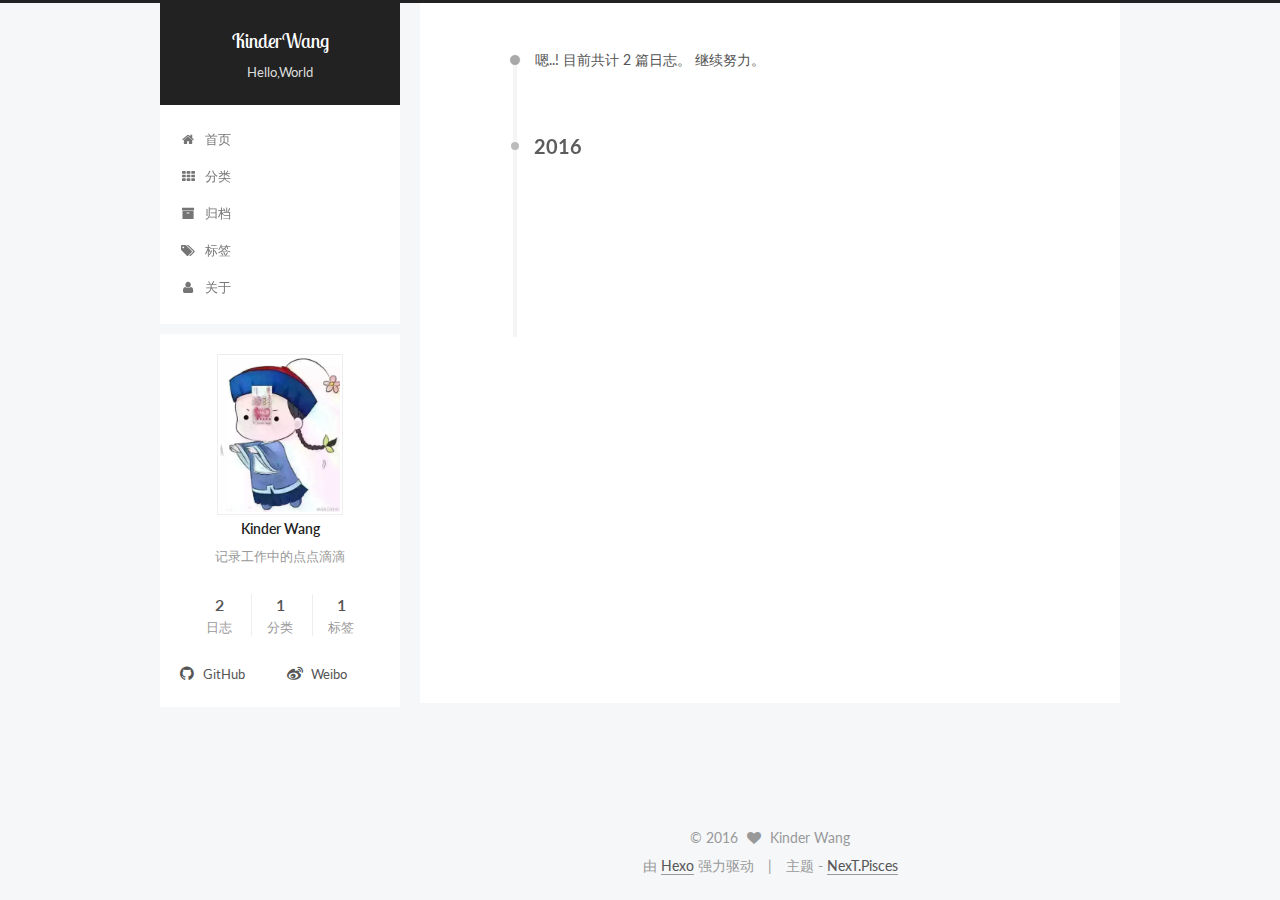
<file: archives/2016/09/index.html>
<!doctype html>



  


<html class="theme-next pisces use-motion">
<head>
  <meta charset="UTF-8"/>
<meta http-equiv="X-UA-Compatible" content="IE=edge,chrome=1" />
<meta name="viewport" content="width=device-width, initial-scale=1, maximum-scale=1"/>



<meta http-equiv="Cache-Control" content="no-transform" />
<meta http-equiv="Cache-Control" content="no-siteapp" />












  
  
  <link href="/vendors/fancybox/source/jquery.fancybox.css?v=2.1.5" rel="stylesheet" type="text/css" />




  
  
  
  

  
    
    
  

  

  

  
    
      
    

    
  

  

  
    
    
    <link href="//fonts.googleapis.com/css?family=Lato:300,300italic,400,400italic,700,700italic|Lobster Two:300,300italic,400,400italic,700,700italic&subset=latin,latin-ext" rel="stylesheet" type="text/css">
  






<link href="/vendors/font-awesome/css/font-awesome.min.css?v=4.4.0" rel="stylesheet" type="text/css" />

<link href="/css/main.css?v=5.0.1" rel="stylesheet" type="text/css" />


  <meta name="keywords" content="Hexo, NexT , WK" />








  <link rel="shortcut icon" type="image/x-icon" href="/favicon.ico?v=5.0.1" />






<meta name="description" content="记录工作中的点点滴滴">
<meta property="og:type" content="website">
<meta property="og:title" content="KinderWang">
<meta property="og:url" content="http://kinderwang.github.io/archives/2016/09/index.html">
<meta property="og:site_name" content="KinderWang">
<meta property="og:description" content="记录工作中的点点滴滴">
<meta name="twitter:card" content="summary">
<meta name="twitter:title" content="KinderWang">
<meta name="twitter:description" content="记录工作中的点点滴滴">



<script type="text/javascript" id="hexo.configuration">
  var NexT = window.NexT || {};
  var CONFIG = {
    scheme: 'Pisces',
    sidebar: {"position":"left","display":"always"},
    fancybox: true,
    motion: true,
    duoshuo: {
      userId: 0,
      author: 'KinderWang'
    }
  };
</script>

  <title> 归档 | KinderWang </title>
</head>

<body itemscope itemtype="http://schema.org/WebPage" lang="zh-Hans">

  










  
  
    
  

  <div class="container one-collumn sidebar-position-left  page-archive  ">
    <div class="headband"></div>

    <header id="header" class="header" itemscope itemtype="http://schema.org/WPHeader">
      <div class="header-inner"><div class="site-meta ">
  

  <div class="custom-logo-site-title">
    <a href="/"  class="brand" rel="start">
      <span class="logo-line-before"><i></i></span>
      <span class="site-title">KinderWang</span>
      <span class="logo-line-after"><i></i></span>
    </a>
  </div>
  <p class="site-subtitle">Hello,World</p>
</div>

<div class="site-nav-toggle">
  <button>
    <span class="btn-bar"></span>
    <span class="btn-bar"></span>
    <span class="btn-bar"></span>
  </button>
</div>

<nav class="site-nav">
  

  
    <ul id="menu" class="menu">
      
        
        <li class="menu-item menu-item-home">
          <a href="/" rel="section">
            
              <i class="menu-item-icon fa fa-fw fa-home"></i> <br />
            
            首页
          </a>
        </li>
      
        
        <li class="menu-item menu-item-categories">
          <a href="/categories" rel="section">
            
              <i class="menu-item-icon fa fa-fw fa-th"></i> <br />
            
            分类
          </a>
        </li>
      
        
        <li class="menu-item menu-item-archives">
          <a href="/archives" rel="section">
            
              <i class="menu-item-icon fa fa-fw fa-archive"></i> <br />
            
            归档
          </a>
        </li>
      
        
        <li class="menu-item menu-item-tags">
          <a href="/tags" rel="section">
            
              <i class="menu-item-icon fa fa-fw fa-tags"></i> <br />
            
            标签
          </a>
        </li>
      
        
        <li class="menu-item menu-item-about">
          <a href="/about" rel="section">
            
              <i class="menu-item-icon fa fa-fw fa-user"></i> <br />
            
            关于
          </a>
        </li>
      

      
    </ul>
  

  
</nav>

 </div>
    </header>

    <main id="main" class="main">
      <div class="main-inner">
        <div class="content-wrap">
          <div id="content" class="content">
            

  <section id="posts" class="posts-collapse">
    <span class="archive-move-on"></span>

    <span class="archive-page-counter">
      
      
      
        
      
      嗯..! 目前共计 2 篇日志。 继续努力。
    </span>

    

      
      
      

      
        
        <div class="collection-title">
          <h2 class="archive-year motion-element" id="archive-year-2016">2016</h2>
        </div>
      
      

      

  <article class="post post-type-normal" itemscope itemtype="http://schema.org/Article">
    <header class="post-header">

      <h1 class="post-title">
        
            <a class="post-title-link" href="/2016/09/08/Spring相关问题/" itemprop="url">
              
                <span itemprop="name">Spring相关问题</span>
              
            </a>
        
      </h1>

      <div class="post-meta">
        <time class="post-time" itemprop="dateCreated"
              datetime="2016-09-08T17:42:56+08:00"
              content="2016-09-08" >
          09-08
        </time>
      </div>

    </header>
  </article>



    

      
      
      

      
      

      

  <article class="post post-type-normal" itemscope itemtype="http://schema.org/Article">
    <header class="post-header">

      <h1 class="post-title">
        
            <a class="post-title-link" href="/2016/09/08/hello-world/" itemprop="url">
              
                <span itemprop="name">Hello World</span>
              
            </a>
        
      </h1>

      <div class="post-meta">
        <time class="post-time" itemprop="dateCreated"
              datetime="2016-09-08T17:29:01+08:00"
              content="2016-09-08" >
          09-08
        </time>
      </div>

    </header>
  </article>



    

  </section>

  



          </div>
          


          

        </div>
        
          
  
  <div class="sidebar-toggle">
    <div class="sidebar-toggle-line-wrap">
      <span class="sidebar-toggle-line sidebar-toggle-line-first"></span>
      <span class="sidebar-toggle-line sidebar-toggle-line-middle"></span>
      <span class="sidebar-toggle-line sidebar-toggle-line-last"></span>
    </div>
  </div>

  <aside id="sidebar" class="sidebar">
    <div class="sidebar-inner">

      

      

      <section class="site-overview sidebar-panel  sidebar-panel-active ">
        <div class="site-author motion-element" itemprop="author" itemscope itemtype="http://schema.org/Person">
          <img class="site-author-image" itemprop="image"
               src="/uploads/imgs/avatar.jpg"
               alt="Kinder Wang" />
          <p class="site-author-name" itemprop="name">Kinder Wang</p>
          <p class="site-description motion-element" itemprop="description">记录工作中的点点滴滴</p>
        </div>
        <nav class="site-state motion-element">
          <div class="site-state-item site-state-posts">
            <a href="/archives">
              <span class="site-state-item-count">2</span>
              <span class="site-state-item-name">日志</span>
            </a>
          </div>

          
            <div class="site-state-item site-state-categories">
              <a href="/categories">
                <span class="site-state-item-count">1</span>
                <span class="site-state-item-name">分类</span>
              </a>
            </div>
          

          
            <div class="site-state-item site-state-tags">
              <a href="/tags">
                <span class="site-state-item-count">1</span>
                <span class="site-state-item-name">标签</span>
              </a>
            </div>
          

        </nav>

        

        <div class="links-of-author motion-element">
          
            
              <span class="links-of-author-item">
                <a href="http://kinderwang.github.io" target="_blank" title="GitHub">
                  
                    <i class="fa fa-fw fa-github"></i>
                  
                  GitHub
                </a>
              </span>
            
              <span class="links-of-author-item">
                <a href="http://weibo.com/u/2936318251?refer_flag=1005055010_&is_all=1" target="_blank" title="Weibo">
                  
                    <i class="fa fa-fw fa-weibo"></i>
                  
                  Weibo
                </a>
              </span>
            
          
        </div>

        
        

        
        

      </section>

      

    </div>
  </aside>


        
      </div>
    </main>

    <footer id="footer" class="footer">
      <div class="footer-inner">
        <div class="copyright" >
  
  &copy; 
  <span itemprop="copyrightYear">2016</span>
  <span class="with-love">
    <i class="fa fa-heart"></i>
  </span>
  <span class="author" itemprop="copyrightHolder">Kinder Wang</span>
</div>

<div class="powered-by">
  由 <a class="theme-link" href="http://hexo.io">Hexo</a> 强力驱动
</div>

<div class="theme-info">
  主题 -
  <a class="theme-link" href="https://github.com/iissnan/hexo-theme-next">
    NexT.Pisces
  </a>
</div>

        

        
      </div>
    </footer>

    <div class="back-to-top">
      <i class="fa fa-arrow-up"></i>
    </div>
  </div>

  

<script type="text/javascript">
  if (Object.prototype.toString.call(window.Promise) !== '[object Function]') {
    window.Promise = null;
  }
</script>









  



  
  <script type="text/javascript" src="/vendors/jquery/index.js?v=2.1.3"></script>

  
  <script type="text/javascript" src="/vendors/fastclick/lib/fastclick.min.js?v=1.0.6"></script>

  
  <script type="text/javascript" src="/vendors/jquery_lazyload/jquery.lazyload.js?v=1.9.7"></script>

  
  <script type="text/javascript" src="/vendors/velocity/velocity.min.js?v=1.2.1"></script>

  
  <script type="text/javascript" src="/vendors/velocity/velocity.ui.min.js?v=1.2.1"></script>

  
  <script type="text/javascript" src="/vendors/fancybox/source/jquery.fancybox.pack.js?v=2.1.5"></script>


  


  <script type="text/javascript" src="/js/src/utils.js?v=5.0.1"></script>

  <script type="text/javascript" src="/js/src/motion.js?v=5.0.1"></script>



  
  


  <script type="text/javascript" src="/js/src/affix.js?v=5.0.1"></script>

  <script type="text/javascript" src="/js/src/schemes/pisces.js?v=5.0.1"></script>



  
  
    <script type="text/javascript" id="motion.page.archive">
      $('.archive-year').velocity('transition.slideLeftIn');
    </script>
  


  


  <script type="text/javascript" src="/js/src/bootstrap.js?v=5.0.1"></script>



  



  



  
  
  

  

  

</body>
</html>
</file>
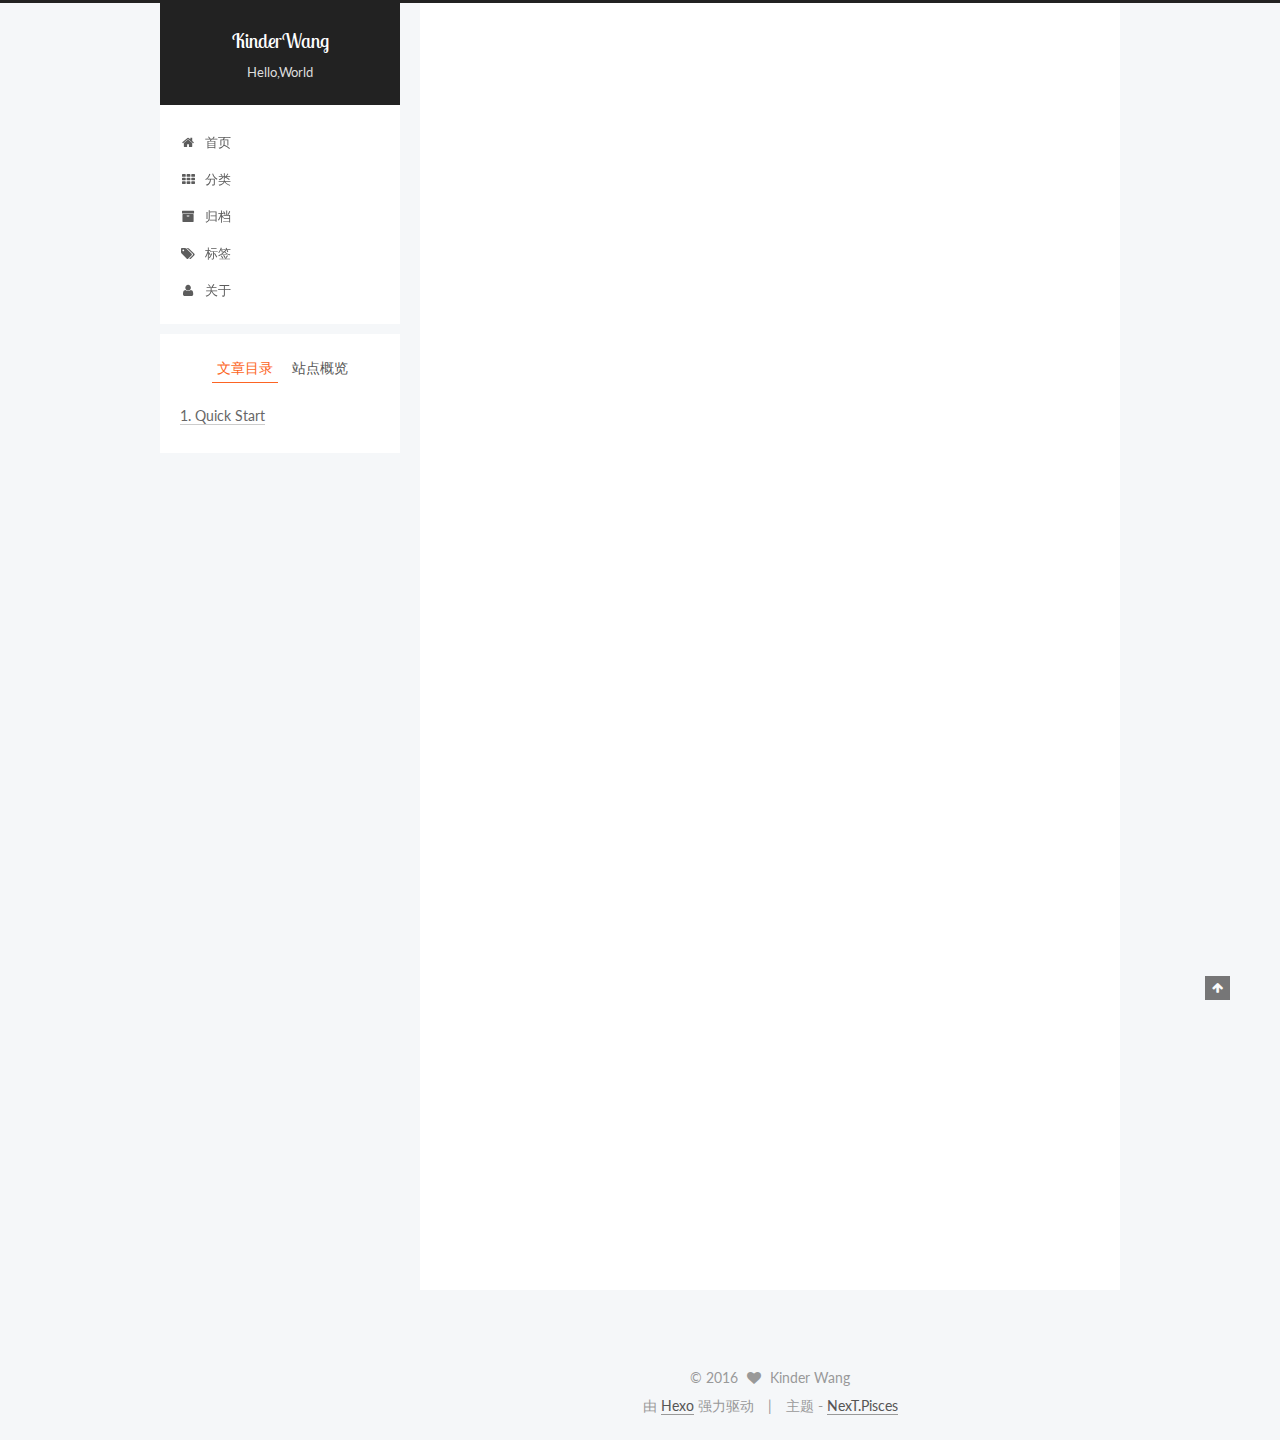
<file: 2016/09/08/hello-world/index.html>
<!doctype html>



  


<html class="theme-next pisces use-motion">
<head>
  <meta charset="UTF-8"/>
<meta http-equiv="X-UA-Compatible" content="IE=edge,chrome=1" />
<meta name="viewport" content="width=device-width, initial-scale=1, maximum-scale=1"/>



<meta http-equiv="Cache-Control" content="no-transform" />
<meta http-equiv="Cache-Control" content="no-siteapp" />












  
  
  <link href="/vendors/fancybox/source/jquery.fancybox.css?v=2.1.5" rel="stylesheet" type="text/css" />




  
  
  
  

  
    
    
  

  

  

  
    
      
    

    
  

  

  
    
    
    <link href="//fonts.googleapis.com/css?family=Lato:300,300italic,400,400italic,700,700italic|Lobster Two:300,300italic,400,400italic,700,700italic&subset=latin,latin-ext" rel="stylesheet" type="text/css">
  






<link href="/vendors/font-awesome/css/font-awesome.min.css?v=4.4.0" rel="stylesheet" type="text/css" />

<link href="/css/main.css?v=5.0.1" rel="stylesheet" type="text/css" />


  <meta name="keywords" content="Hexo, NexT , WK" />








  <link rel="shortcut icon" type="image/x-icon" href="/favicon.ico?v=5.0.1" />






<meta name="description" content="Welcome to Hexo! This is your very first post. Check documentation for more info. If you get any problems when using Hexo, you can find the answer in troubleshooting or you can ask me on GitHub.
Quick">
<meta property="og:type" content="article">
<meta property="og:title" content="Hello World">
<meta property="og:url" content="http://kinderwang.github.io/2016/09/08/hello-world/index.html">
<meta property="og:site_name" content="KinderWang">
<meta property="og:description" content="Welcome to Hexo! This is your very first post. Check documentation for more info. If you get any problems when using Hexo, you can find the answer in troubleshooting or you can ask me on GitHub.
Quick">
<meta property="og:updated_time" content="2016-09-08T09:29:01.603Z">
<meta name="twitter:card" content="summary">
<meta name="twitter:title" content="Hello World">
<meta name="twitter:description" content="Welcome to Hexo! This is your very first post. Check documentation for more info. If you get any problems when using Hexo, you can find the answer in troubleshooting or you can ask me on GitHub.
Quick">



<script type="text/javascript" id="hexo.configuration">
  var NexT = window.NexT || {};
  var CONFIG = {
    scheme: 'Pisces',
    sidebar: {"position":"left","display":"always"},
    fancybox: true,
    motion: true,
    duoshuo: {
      userId: 0,
      author: 'KinderWang'
    }
  };
</script>

  <title> Hello World | KinderWang </title>
</head>

<body itemscope itemtype="http://schema.org/WebPage" lang="zh-Hans">

  










  
  
    
  

  <div class="container one-collumn sidebar-position-left page-post-detail ">
    <div class="headband"></div>

    <header id="header" class="header" itemscope itemtype="http://schema.org/WPHeader">
      <div class="header-inner"><div class="site-meta ">
  

  <div class="custom-logo-site-title">
    <a href="/"  class="brand" rel="start">
      <span class="logo-line-before"><i></i></span>
      <span class="site-title">KinderWang</span>
      <span class="logo-line-after"><i></i></span>
    </a>
  </div>
  <p class="site-subtitle">Hello,World</p>
</div>

<div class="site-nav-toggle">
  <button>
    <span class="btn-bar"></span>
    <span class="btn-bar"></span>
    <span class="btn-bar"></span>
  </button>
</div>

<nav class="site-nav">
  

  
    <ul id="menu" class="menu">
      
        
        <li class="menu-item menu-item-home">
          <a href="/" rel="section">
            
              <i class="menu-item-icon fa fa-fw fa-home"></i> <br />
            
            首页
          </a>
        </li>
      
        
        <li class="menu-item menu-item-categories">
          <a href="/categories" rel="section">
            
              <i class="menu-item-icon fa fa-fw fa-th"></i> <br />
            
            分类
          </a>
        </li>
      
        
        <li class="menu-item menu-item-archives">
          <a href="/archives" rel="section">
            
              <i class="menu-item-icon fa fa-fw fa-archive"></i> <br />
            
            归档
          </a>
        </li>
      
        
        <li class="menu-item menu-item-tags">
          <a href="/tags" rel="section">
            
              <i class="menu-item-icon fa fa-fw fa-tags"></i> <br />
            
            标签
          </a>
        </li>
      
        
        <li class="menu-item menu-item-about">
          <a href="/about" rel="section">
            
              <i class="menu-item-icon fa fa-fw fa-user"></i> <br />
            
            关于
          </a>
        </li>
      

      
    </ul>
  

  
</nav>

 </div>
    </header>

    <main id="main" class="main">
      <div class="main-inner">
        <div class="content-wrap">
          <div id="content" class="content">
            

  <div id="posts" class="posts-expand">
    

  
  

  
  
  

  <article class="post post-type-normal " itemscope itemtype="http://schema.org/Article">

    
      <header class="post-header">

        
        
          <h1 class="post-title" itemprop="name headline">
            
            
              
                Hello World
              
            
          </h1>
        

        <div class="post-meta">
          <span class="post-time">
            <span class="post-meta-item-icon">
              <i class="fa fa-calendar-o"></i>
            </span>
            <span class="post-meta-item-text">发表于</span>
            <time itemprop="dateCreated" datetime="2016-09-08T17:29:01+08:00" content="2016-09-08">
              2016-09-08
            </time>
          </span>

          

          
            
          

          

          
          

          
        </div>
      </header>
    


    <div class="post-body" itemprop="articleBody">

      
      

      
        <p>Welcome to <a href="https://hexo.io/" target="_blank" rel="external">Hexo</a>! This is your very first post. Check <a href="https://hexo.io/docs/" target="_blank" rel="external">documentation</a> for more info. If you get any problems when using Hexo, you can find the answer in <a href="https://hexo.io/docs/troubleshooting.html" target="_blank" rel="external">troubleshooting</a> or you can ask me on <a href="https://github.com/hexojs/hexo/issues" target="_blank" rel="external">GitHub</a>.</p>
<h2 id="Quick-Start"><a href="#Quick-Start" class="headerlink" title="Quick Start"></a>Quick Start</h2><h3 id="Create-a-new-post"><a href="#Create-a-new-post" class="headerlink" title="Create a new post"></a>Create a new post</h3><figure class="highlight bash"><table><tr><td class="gutter"><pre><div class="line">1</div></pre></td><td class="code"><pre><div class="line">$ hexo new <span class="string">"My New Post"</span></div></pre></td></tr></table></figure>
<p>More info: <a href="https://hexo.io/docs/writing.html" target="_blank" rel="external">Writing</a></p>
<h3 id="Run-server"><a href="#Run-server" class="headerlink" title="Run server"></a>Run server</h3><figure class="highlight bash"><table><tr><td class="gutter"><pre><div class="line">1</div></pre></td><td class="code"><pre><div class="line">$ hexo server</div></pre></td></tr></table></figure>
<p>More info: <a href="https://hexo.io/docs/server.html" target="_blank" rel="external">Server</a></p>
<h3 id="Generate-static-files"><a href="#Generate-static-files" class="headerlink" title="Generate static files"></a>Generate static files</h3><figure class="highlight bash"><table><tr><td class="gutter"><pre><div class="line">1</div></pre></td><td class="code"><pre><div class="line">$ hexo generate</div></pre></td></tr></table></figure>
<p>More info: <a href="https://hexo.io/docs/generating.html" target="_blank" rel="external">Generating</a></p>
<h3 id="Deploy-to-remote-sites"><a href="#Deploy-to-remote-sites" class="headerlink" title="Deploy to remote sites"></a>Deploy to remote sites</h3><figure class="highlight bash"><table><tr><td class="gutter"><pre><div class="line">1</div></pre></td><td class="code"><pre><div class="line">$ hexo deploy</div></pre></td></tr></table></figure>
<p>More info: <a href="https://hexo.io/docs/deployment.html" target="_blank" rel="external">Deployment</a></p>

      
    </div>

    <div>
      
        
      
    </div>

    <div>
      
        

      
    </div>

    <footer class="post-footer">
      

      
        <div class="post-nav">
          <div class="post-nav-next post-nav-item">
            
          </div>

          <div class="post-nav-prev post-nav-item">
            
              <a href="/2016/09/08/Spring相关问题/" rel="prev" title="Spring相关问题">
                Spring相关问题 <i class="fa fa-chevron-right"></i>
              </a>
            
          </div>
        </div>
      

      
      
    </footer>
  </article>



    <div class="post-spread">
      
    </div>
  </div>


          </div>
          


          
  <div class="comments" id="comments">
    
  </div>


        </div>
        
          
  
  <div class="sidebar-toggle">
    <div class="sidebar-toggle-line-wrap">
      <span class="sidebar-toggle-line sidebar-toggle-line-first"></span>
      <span class="sidebar-toggle-line sidebar-toggle-line-middle"></span>
      <span class="sidebar-toggle-line sidebar-toggle-line-last"></span>
    </div>
  </div>

  <aside id="sidebar" class="sidebar">
    <div class="sidebar-inner">

      

      
        <ul class="sidebar-nav motion-element">
          <li class="sidebar-nav-toc sidebar-nav-active" data-target="post-toc-wrap" >
            文章目录
          </li>
          <li class="sidebar-nav-overview" data-target="site-overview">
            站点概览
          </li>
        </ul>
      

      <section class="site-overview sidebar-panel ">
        <div class="site-author motion-element" itemprop="author" itemscope itemtype="http://schema.org/Person">
          <img class="site-author-image" itemprop="image"
               src="/uploads/imgs/avatar.jpg"
               alt="Kinder Wang" />
          <p class="site-author-name" itemprop="name">Kinder Wang</p>
          <p class="site-description motion-element" itemprop="description">记录工作中的点点滴滴</p>
        </div>
        <nav class="site-state motion-element">
          <div class="site-state-item site-state-posts">
            <a href="/archives">
              <span class="site-state-item-count">2</span>
              <span class="site-state-item-name">日志</span>
            </a>
          </div>

          
            <div class="site-state-item site-state-categories">
              <a href="/categories">
                <span class="site-state-item-count">1</span>
                <span class="site-state-item-name">分类</span>
              </a>
            </div>
          

          
            <div class="site-state-item site-state-tags">
              <a href="/tags">
                <span class="site-state-item-count">1</span>
                <span class="site-state-item-name">标签</span>
              </a>
            </div>
          

        </nav>

        

        <div class="links-of-author motion-element">
          
            
              <span class="links-of-author-item">
                <a href="http://kinderwang.github.io" target="_blank" title="GitHub">
                  
                    <i class="fa fa-fw fa-github"></i>
                  
                  GitHub
                </a>
              </span>
            
              <span class="links-of-author-item">
                <a href="http://weibo.com/u/2936318251?refer_flag=1005055010_&is_all=1" target="_blank" title="Weibo">
                  
                    <i class="fa fa-fw fa-weibo"></i>
                  
                  Weibo
                </a>
              </span>
            
          
        </div>

        
        

        
        

      </section>

      
        <section class="post-toc-wrap motion-element sidebar-panel sidebar-panel-active">
          <div class="post-toc">
            
              
            
            
              <div class="post-toc-content"><ol class="nav"><li class="nav-item nav-level-2"><a class="nav-link" href="#Quick-Start"><span class="nav-number">1.</span> <span class="nav-text">Quick Start</span></a><ol class="nav-child"><li class="nav-item nav-level-3"><a class="nav-link" href="#Create-a-new-post"><span class="nav-number">1.1.</span> <span class="nav-text">Create a new post</span></a></li><li class="nav-item nav-level-3"><a class="nav-link" href="#Run-server"><span class="nav-number">1.2.</span> <span class="nav-text">Run server</span></a></li><li class="nav-item nav-level-3"><a class="nav-link" href="#Generate-static-files"><span class="nav-number">1.3.</span> <span class="nav-text">Generate static files</span></a></li><li class="nav-item nav-level-3"><a class="nav-link" href="#Deploy-to-remote-sites"><span class="nav-number">1.4.</span> <span class="nav-text">Deploy to remote sites</span></a></li></ol></li></ol></div>
            
          </div>
        </section>
      

    </div>
  </aside>


        
      </div>
    </main>

    <footer id="footer" class="footer">
      <div class="footer-inner">
        <div class="copyright" >
  
  &copy; 
  <span itemprop="copyrightYear">2016</span>
  <span class="with-love">
    <i class="fa fa-heart"></i>
  </span>
  <span class="author" itemprop="copyrightHolder">Kinder Wang</span>
</div>

<div class="powered-by">
  由 <a class="theme-link" href="http://hexo.io">Hexo</a> 强力驱动
</div>

<div class="theme-info">
  主题 -
  <a class="theme-link" href="https://github.com/iissnan/hexo-theme-next">
    NexT.Pisces
  </a>
</div>

        

        
      </div>
    </footer>

    <div class="back-to-top">
      <i class="fa fa-arrow-up"></i>
    </div>
  </div>

  

<script type="text/javascript">
  if (Object.prototype.toString.call(window.Promise) !== '[object Function]') {
    window.Promise = null;
  }
</script>









  



  
  <script type="text/javascript" src="/vendors/jquery/index.js?v=2.1.3"></script>

  
  <script type="text/javascript" src="/vendors/fastclick/lib/fastclick.min.js?v=1.0.6"></script>

  
  <script type="text/javascript" src="/vendors/jquery_lazyload/jquery.lazyload.js?v=1.9.7"></script>

  
  <script type="text/javascript" src="/vendors/velocity/velocity.min.js?v=1.2.1"></script>

  
  <script type="text/javascript" src="/vendors/velocity/velocity.ui.min.js?v=1.2.1"></script>

  
  <script type="text/javascript" src="/vendors/fancybox/source/jquery.fancybox.pack.js?v=2.1.5"></script>


  


  <script type="text/javascript" src="/js/src/utils.js?v=5.0.1"></script>

  <script type="text/javascript" src="/js/src/motion.js?v=5.0.1"></script>



  
  


  <script type="text/javascript" src="/js/src/affix.js?v=5.0.1"></script>

  <script type="text/javascript" src="/js/src/schemes/pisces.js?v=5.0.1"></script>



  
  <script type="text/javascript" src="/js/src/scrollspy.js?v=5.0.1"></script>
<script type="text/javascript" src="/js/src/post-details.js?v=5.0.1"></script>



  


  <script type="text/javascript" src="/js/src/bootstrap.js?v=5.0.1"></script>



  



  



  
  
  

  

  

</body>
</html>
</file>
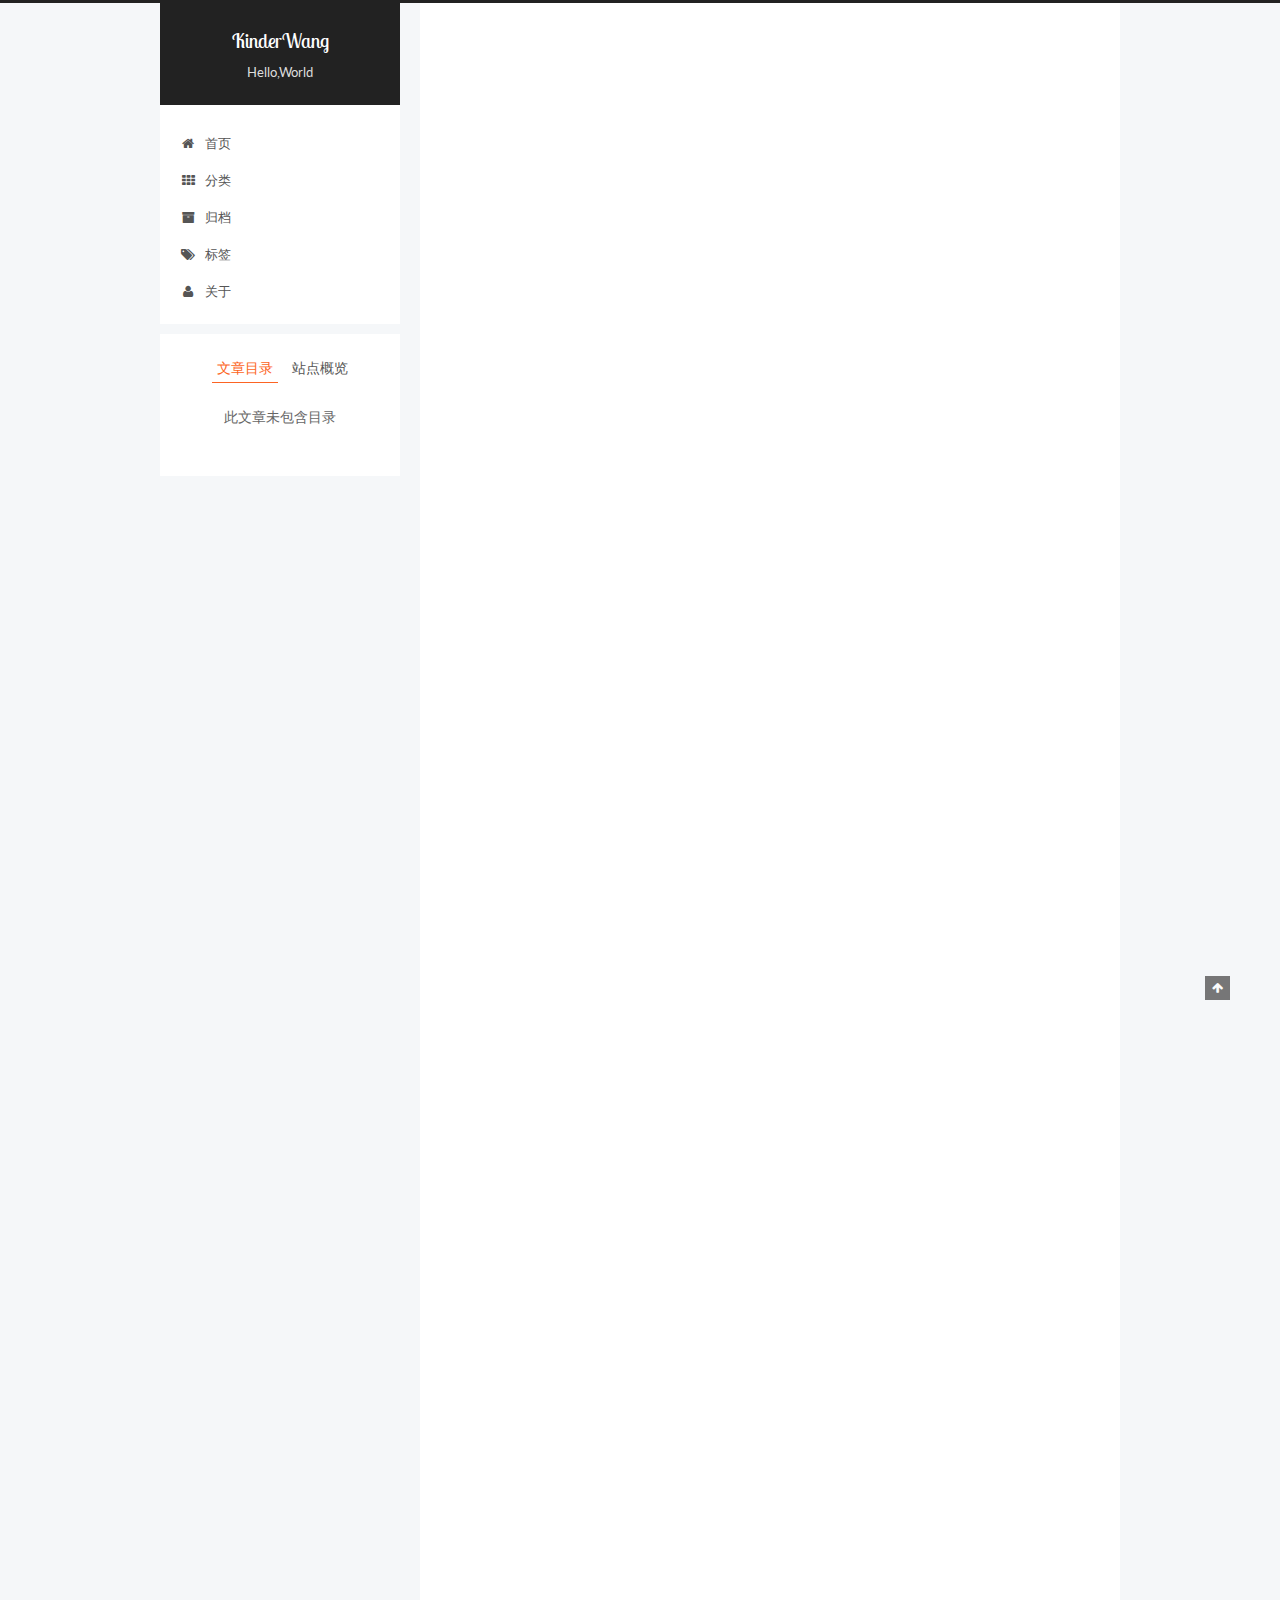
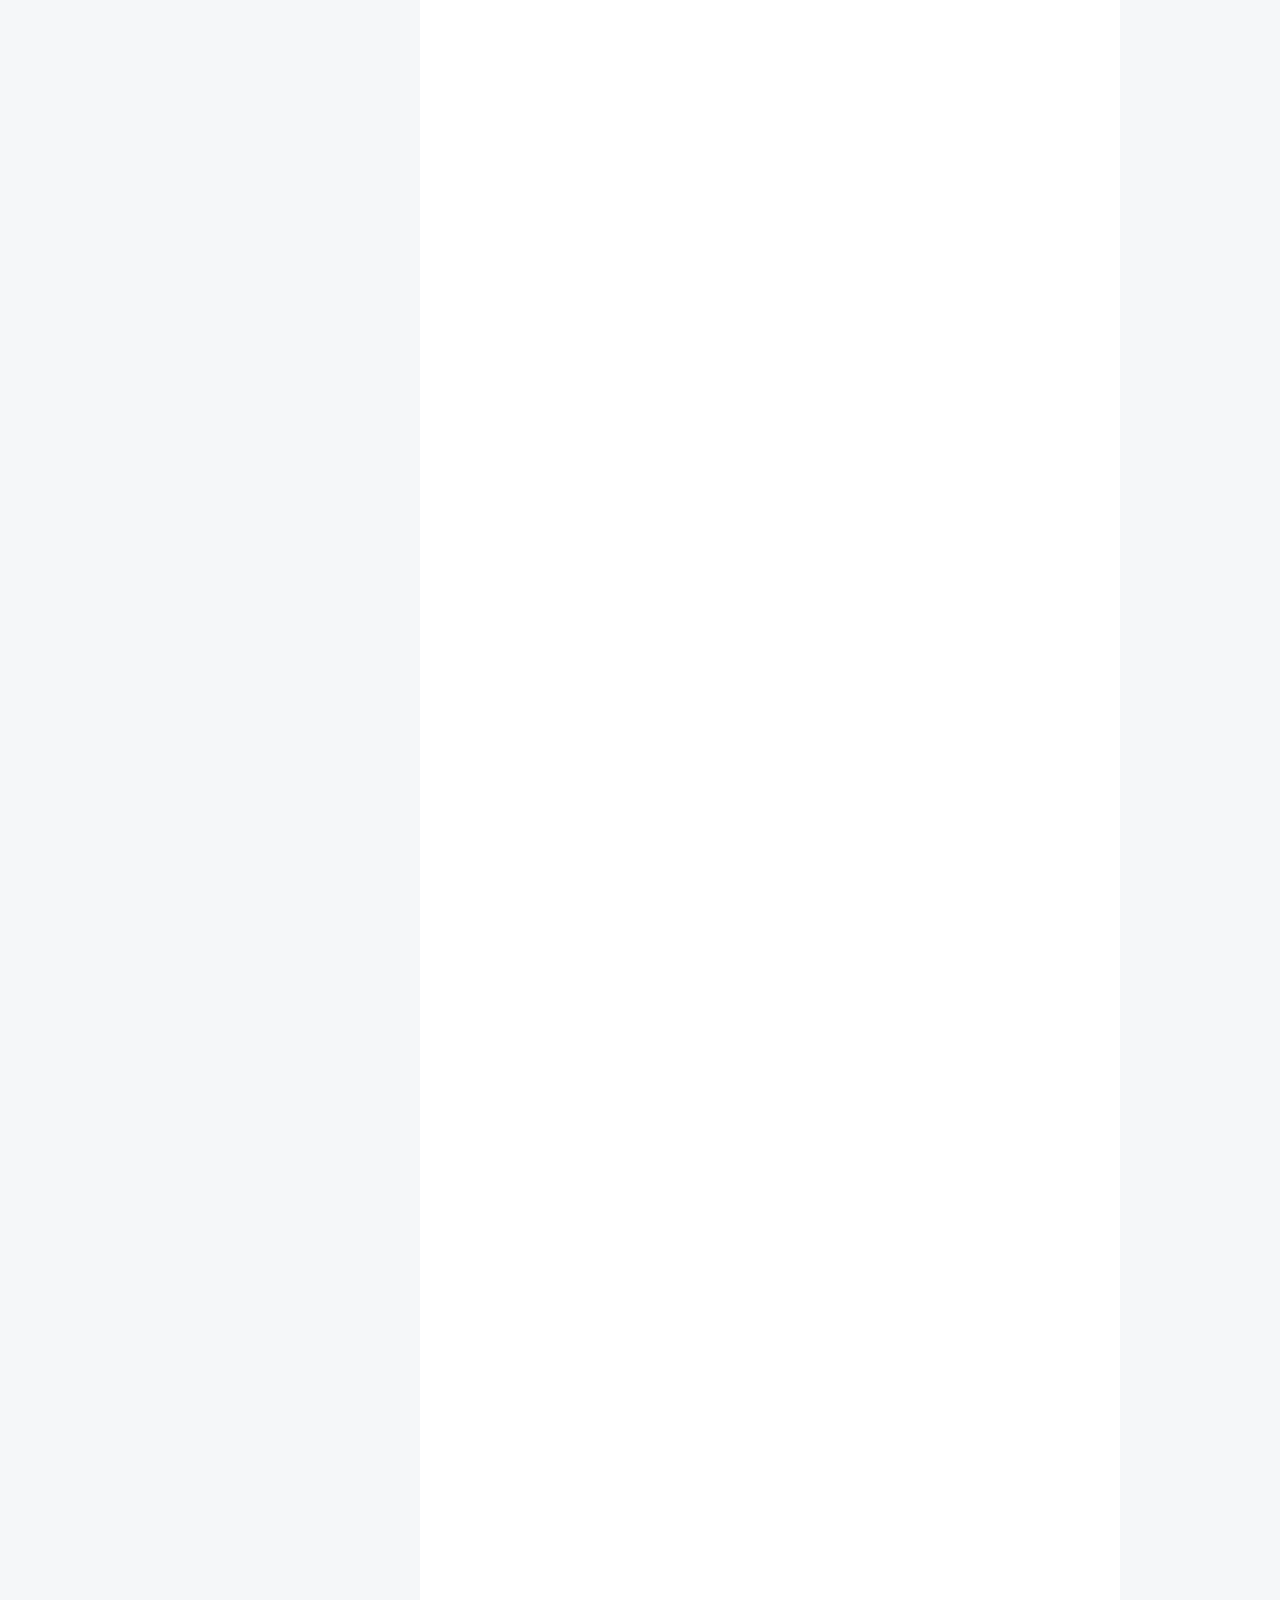
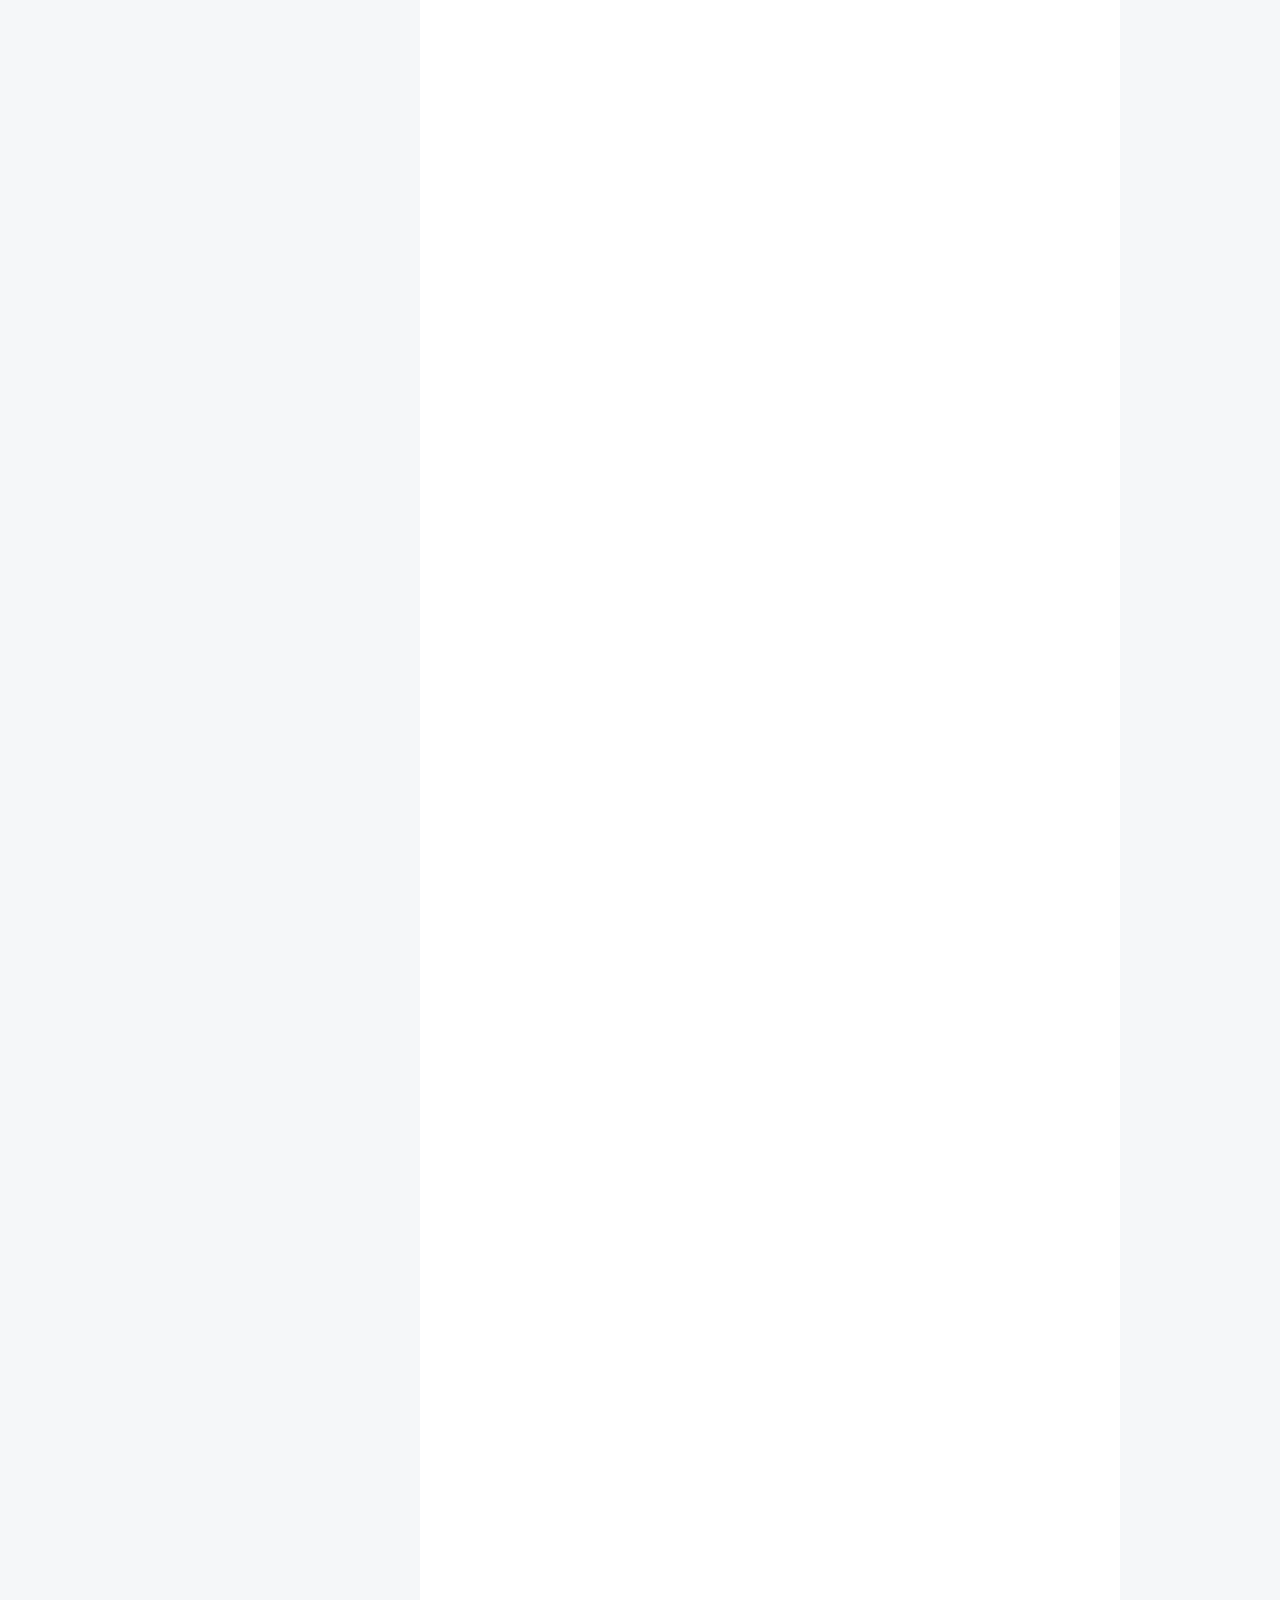
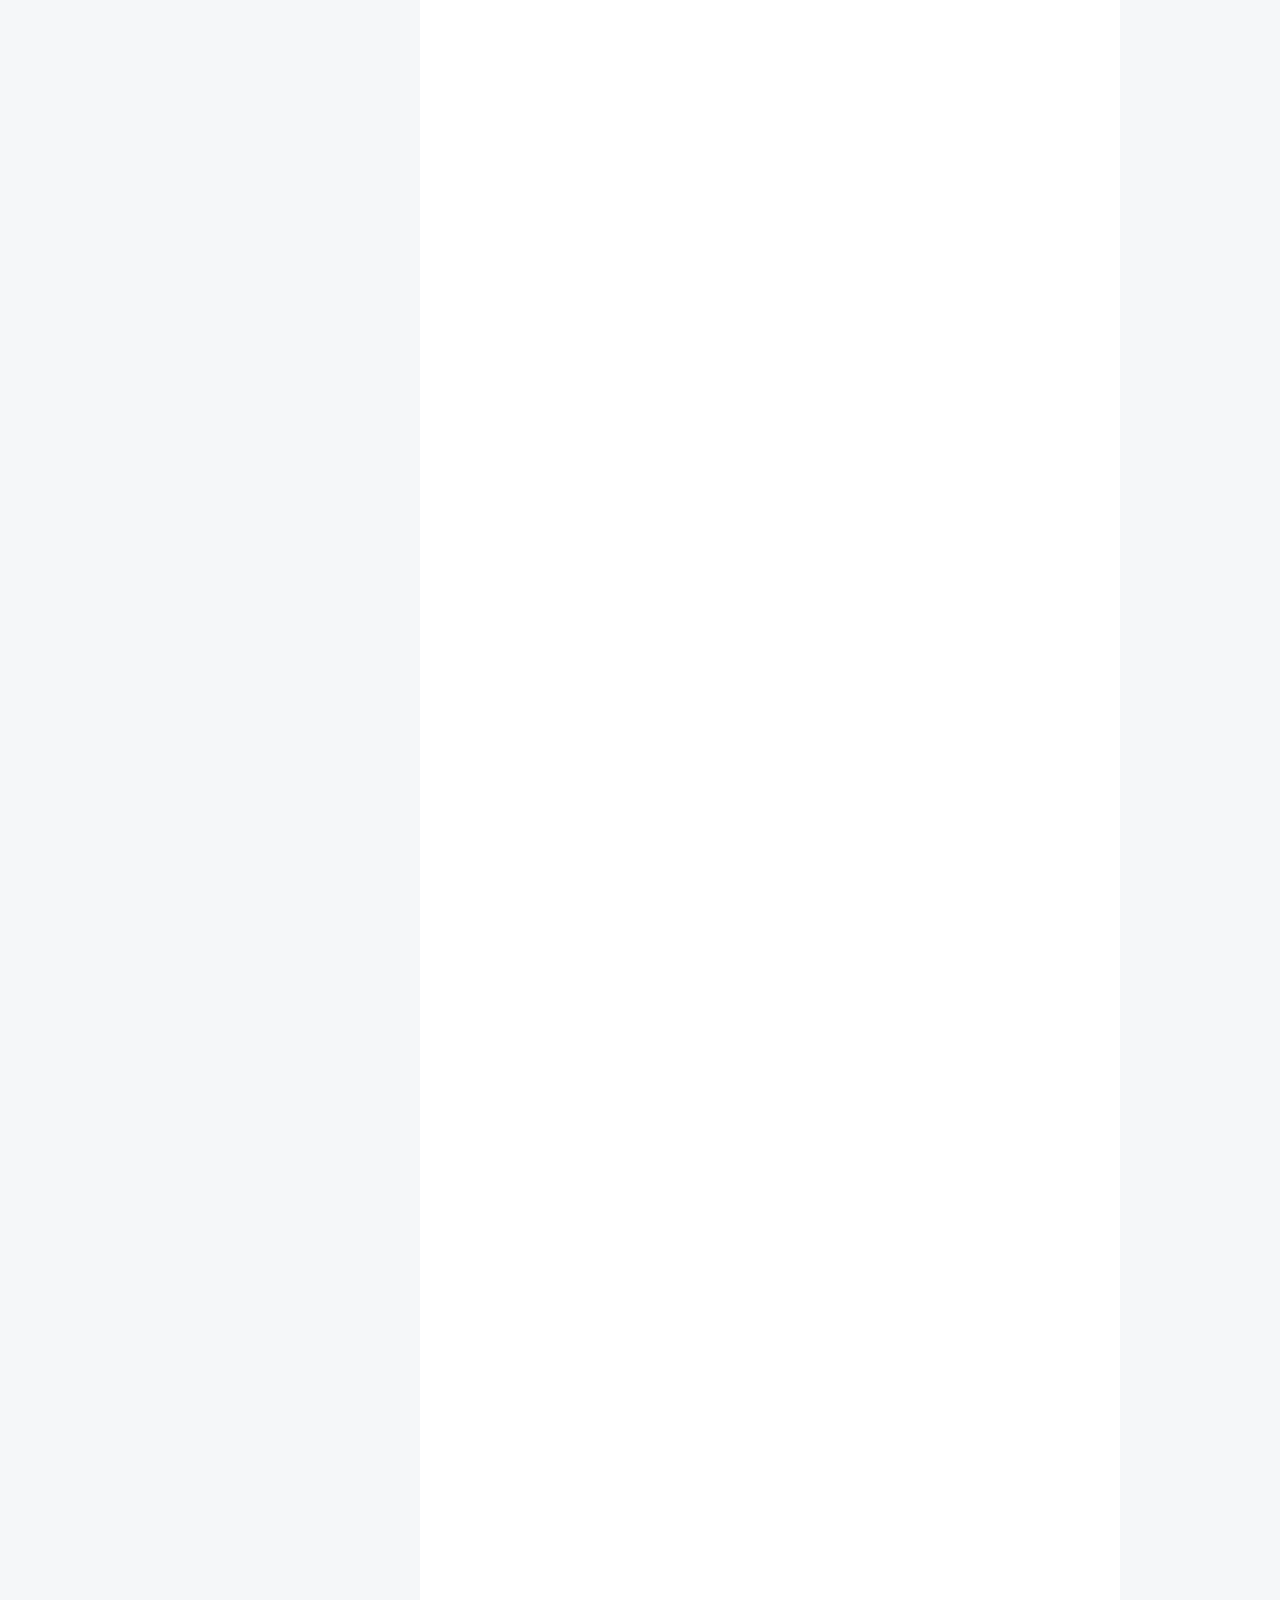
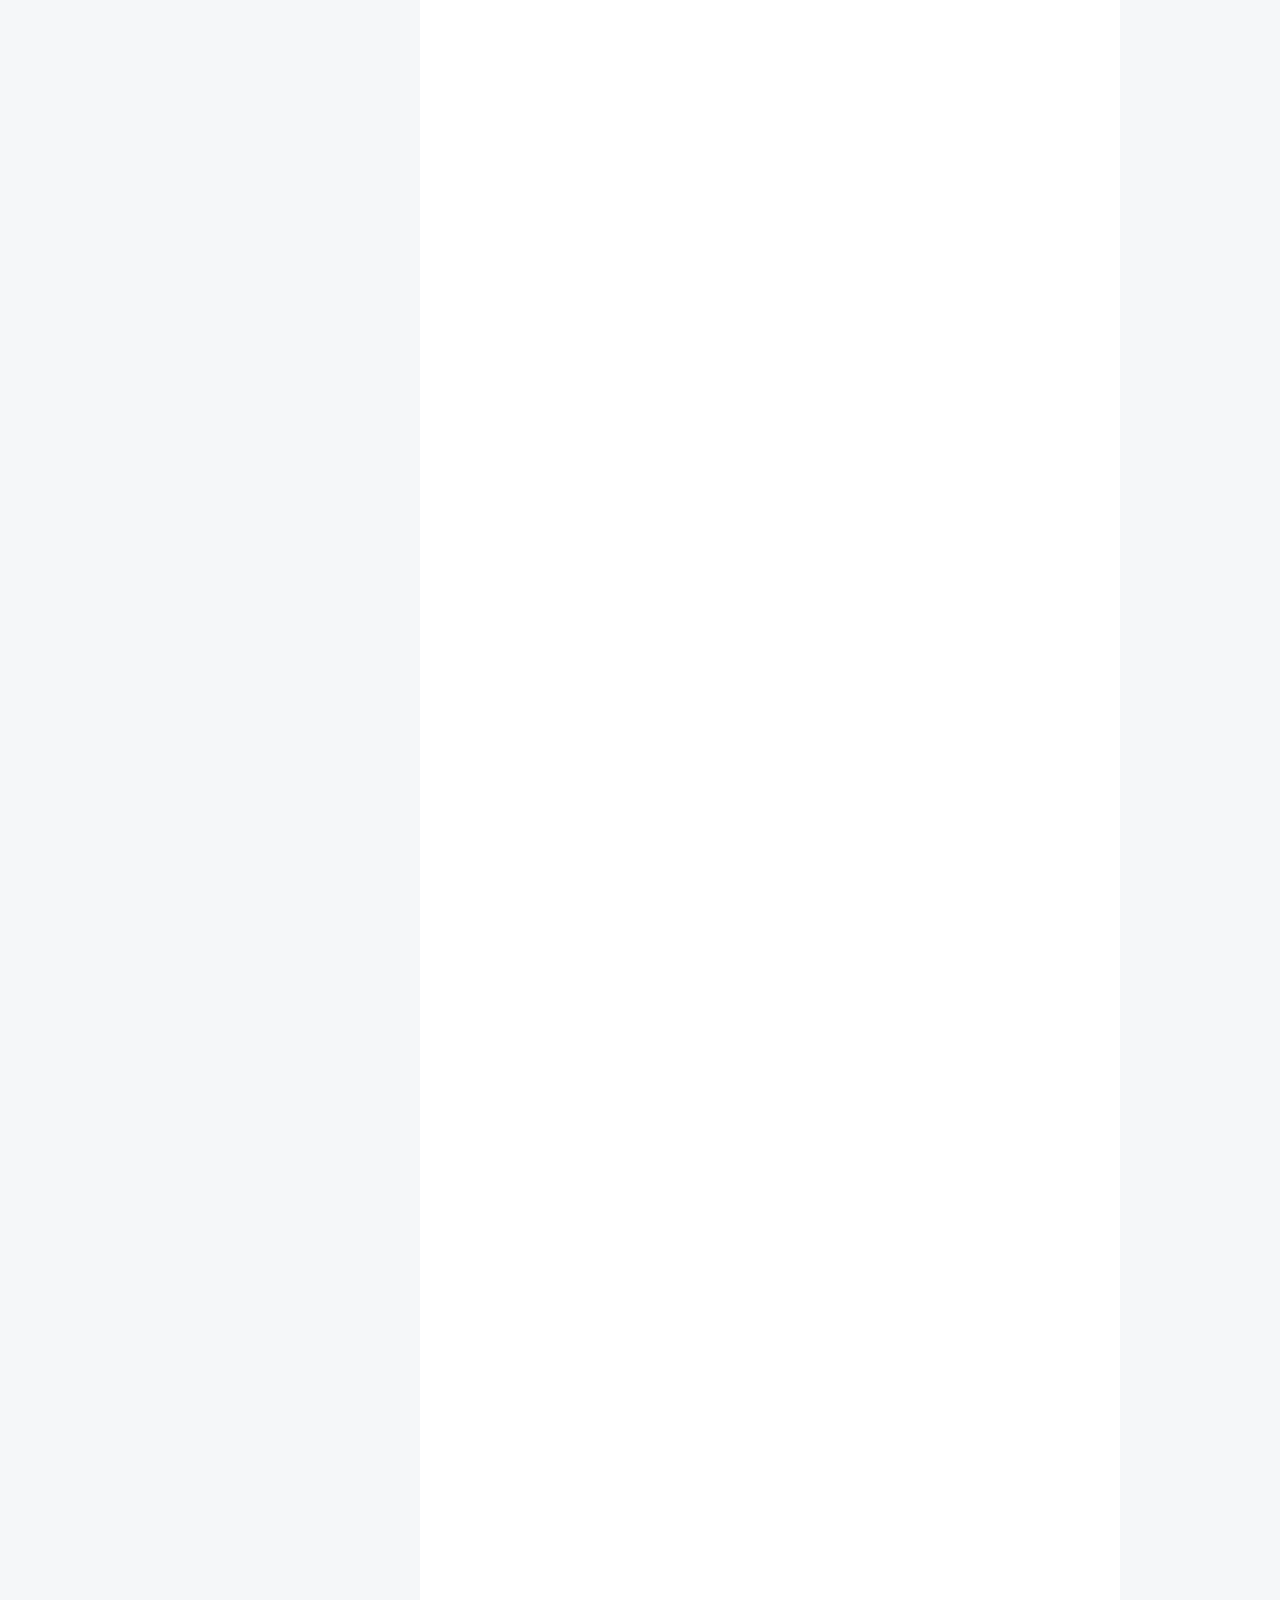
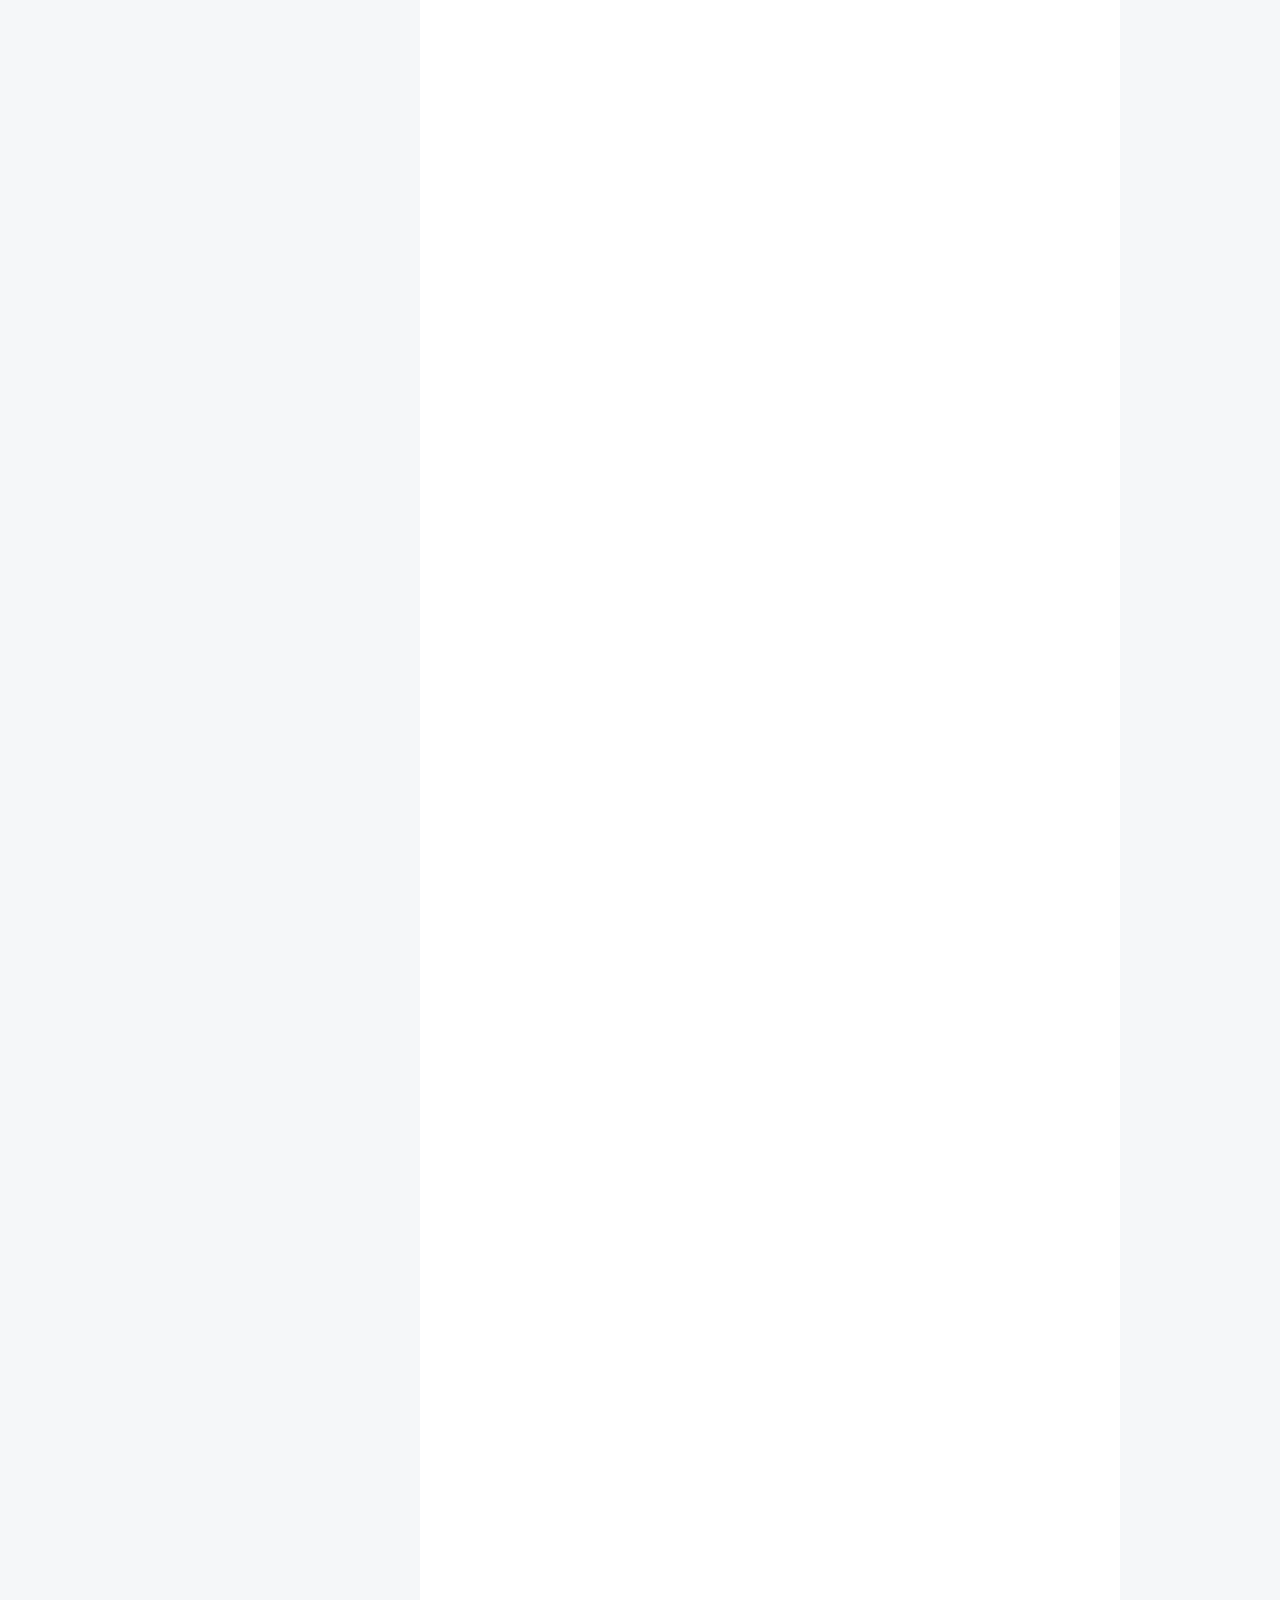
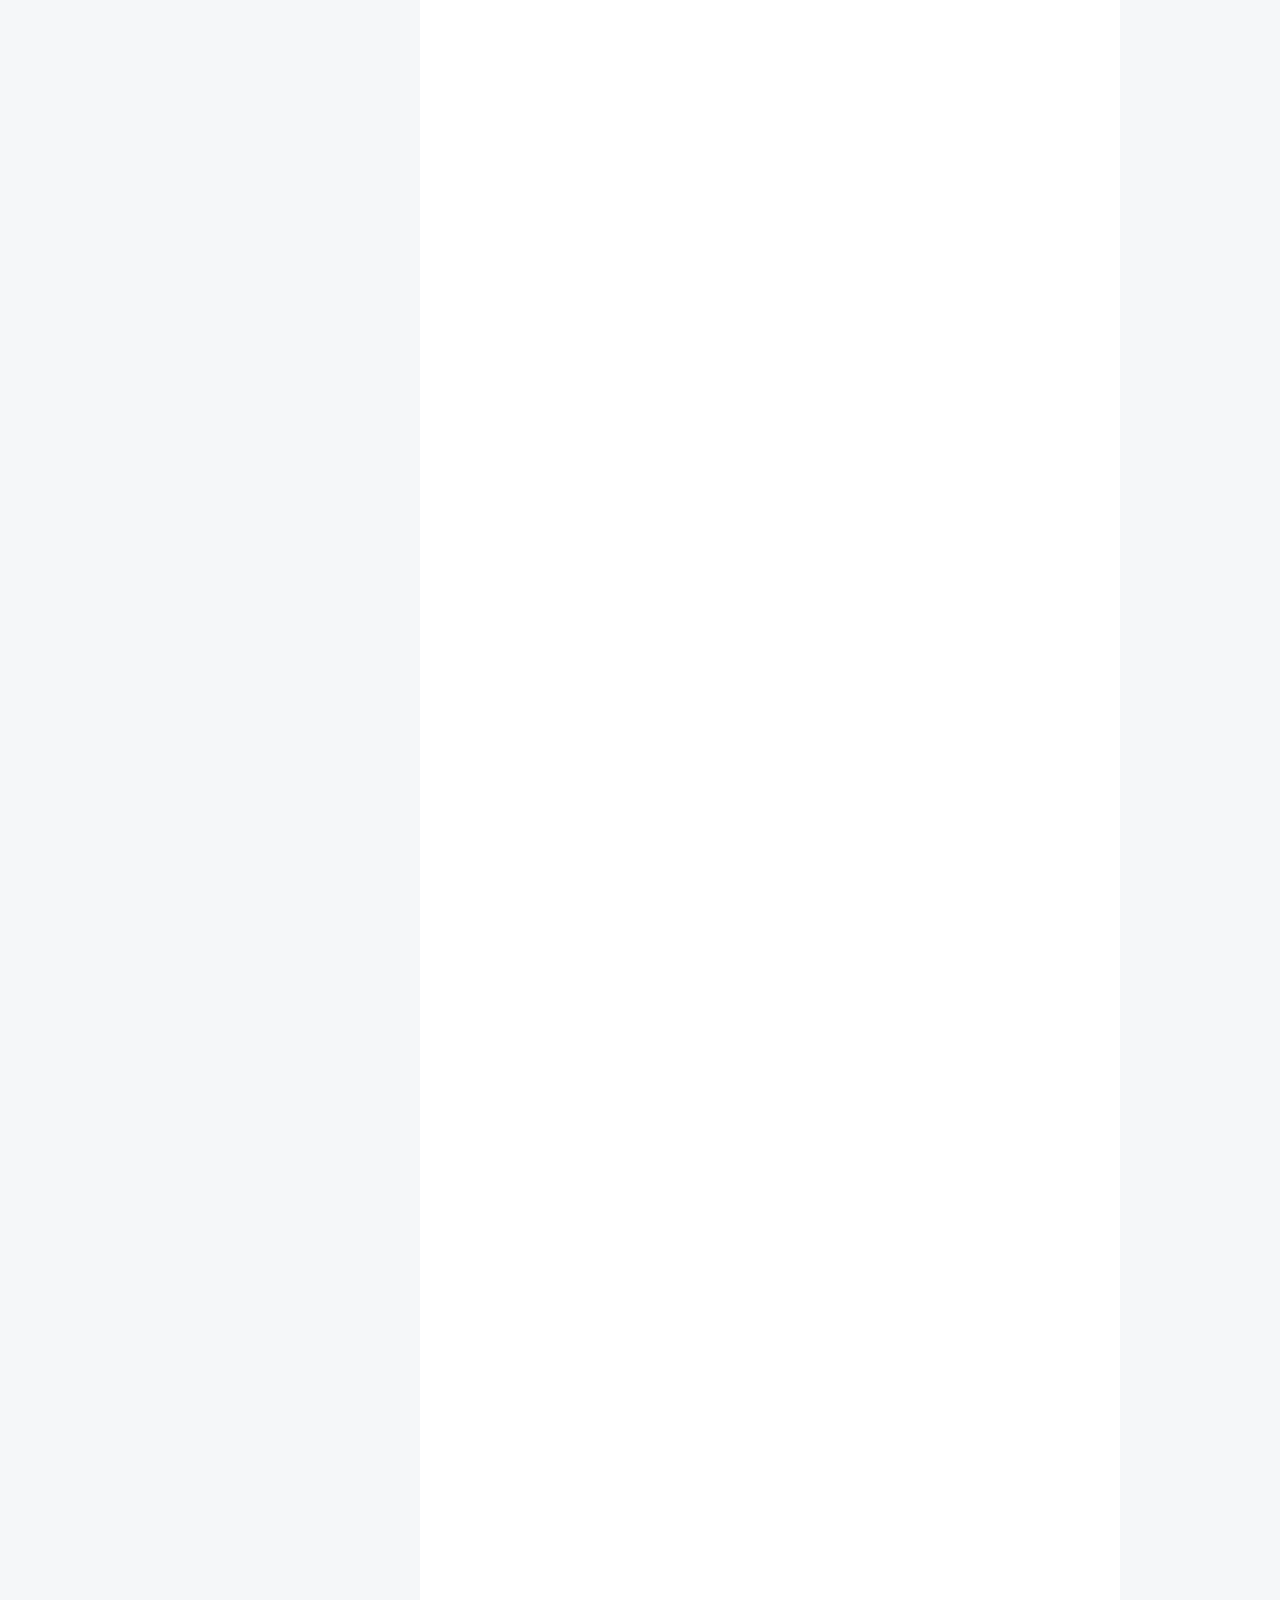
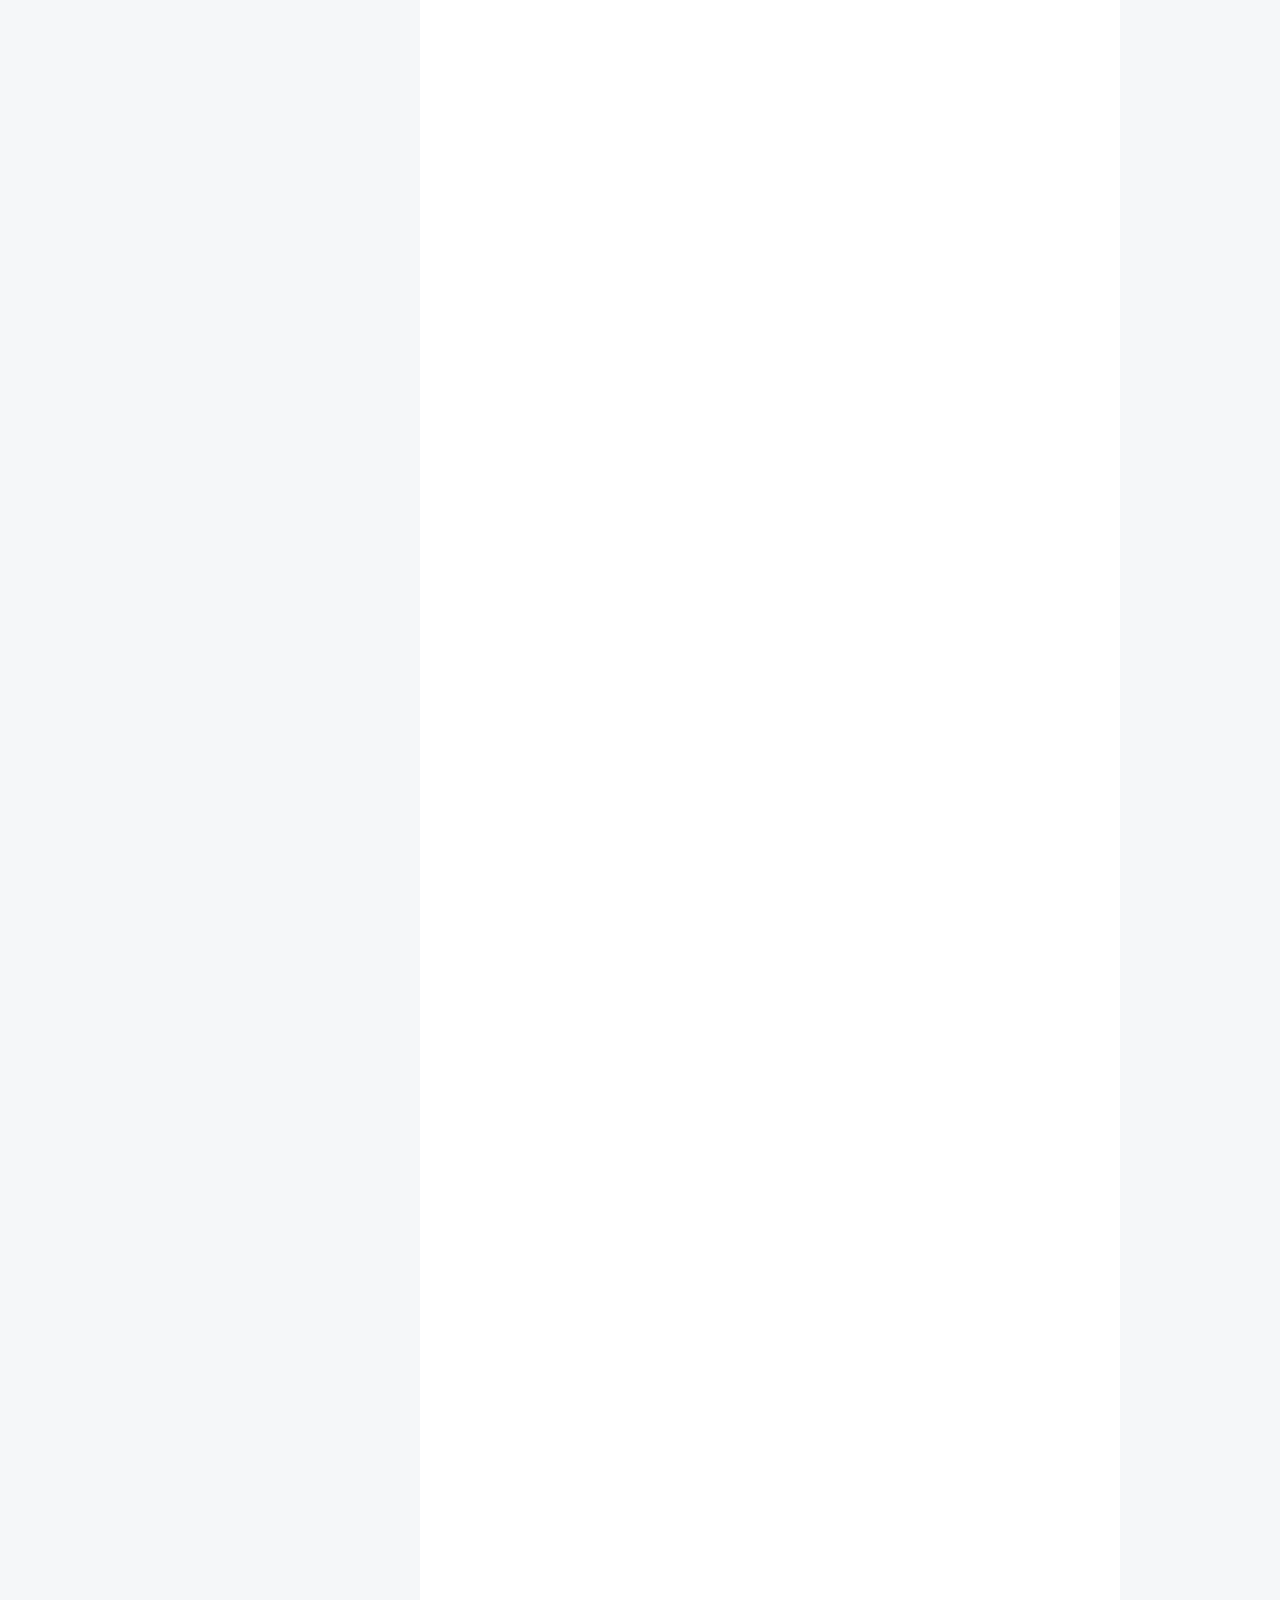
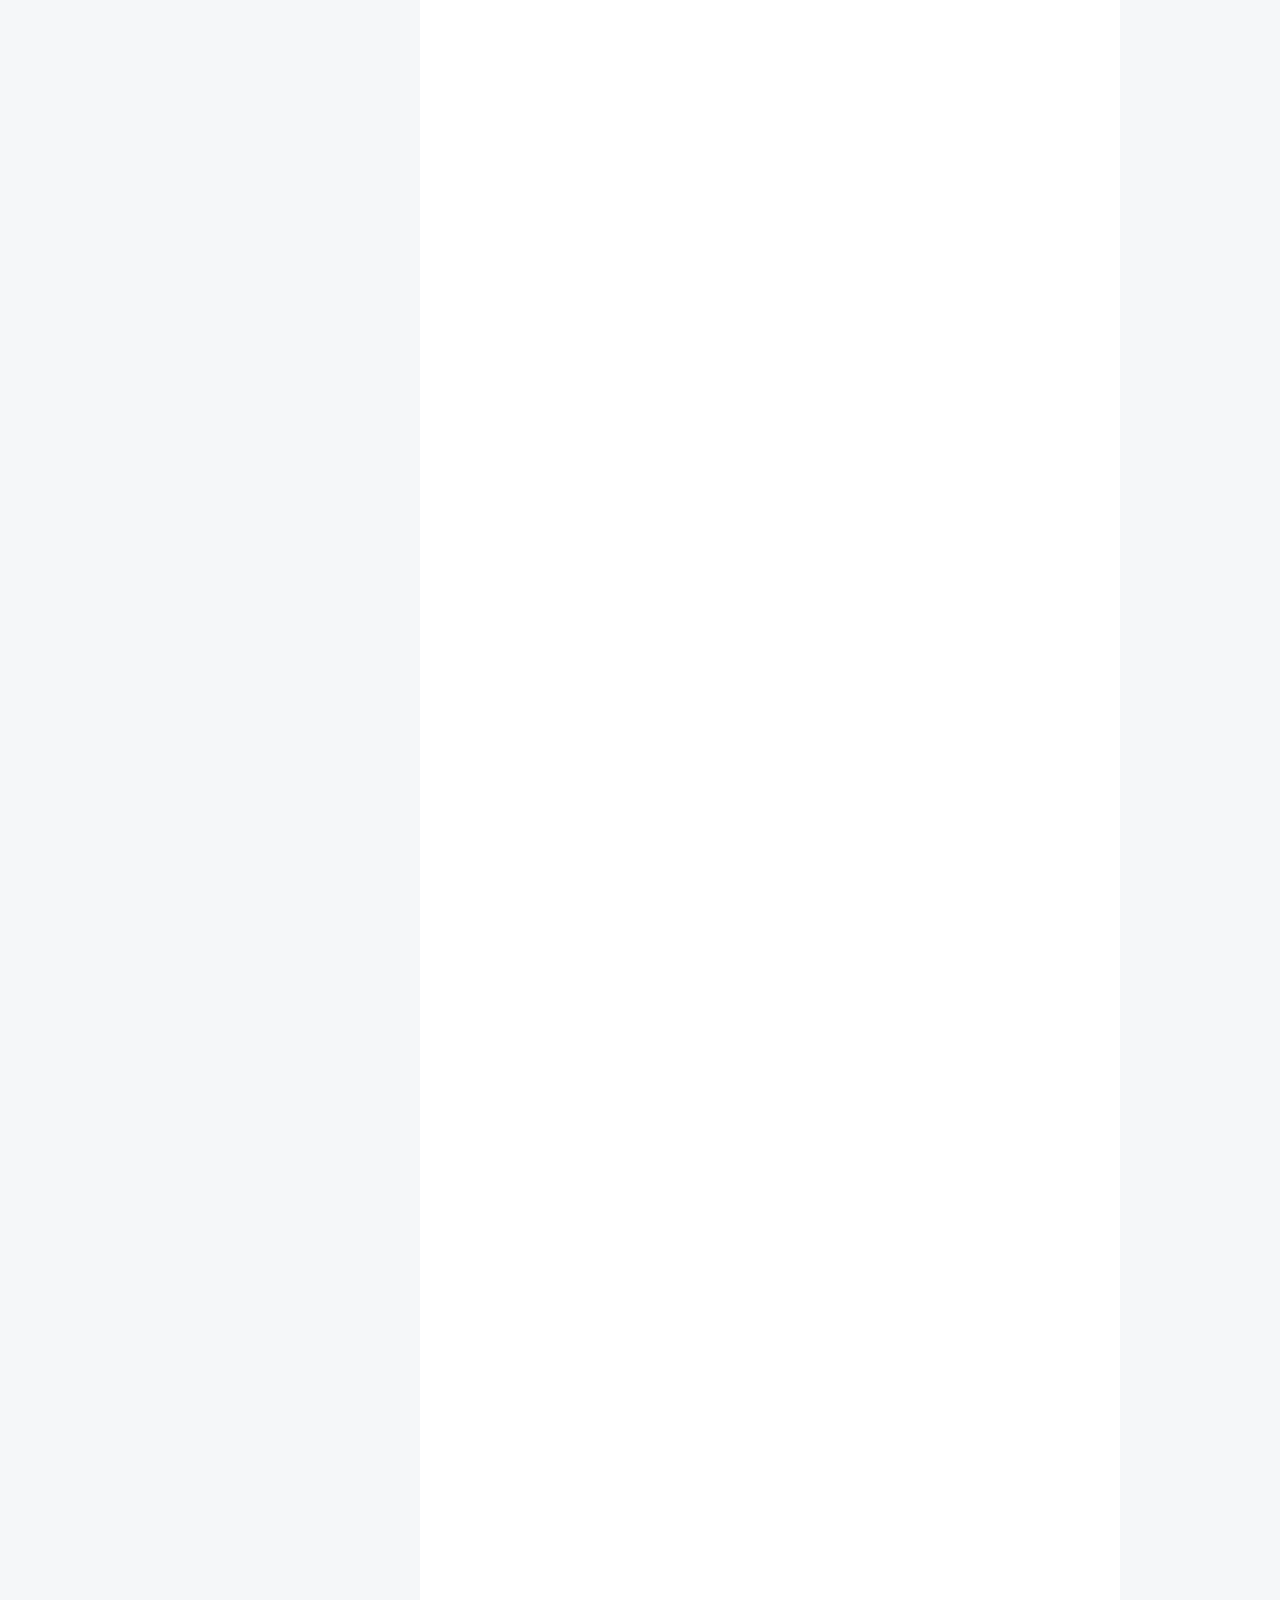
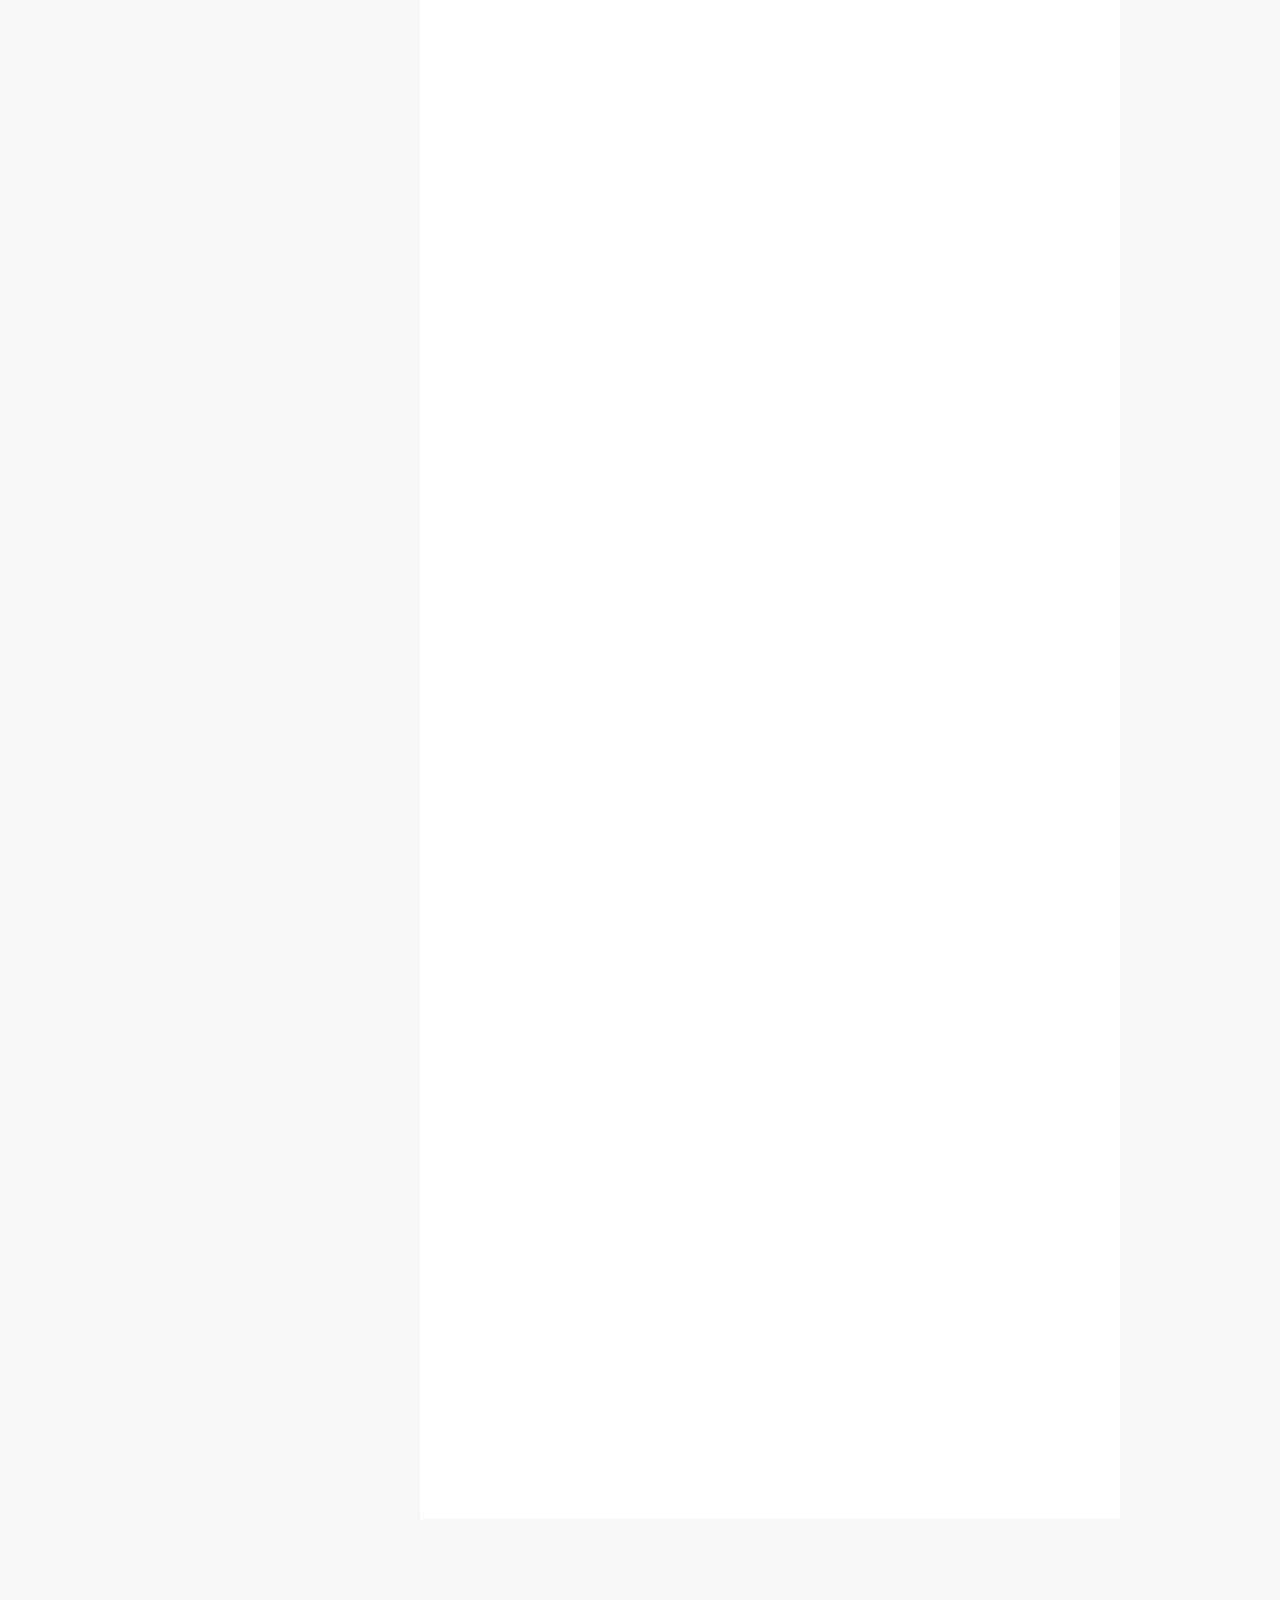
<file: 2016/09/08/My-new-Post/index.html>
<!doctype html>



  


<html class="theme-next pisces use-motion">
<head>
  <meta charset="UTF-8"/>
<meta http-equiv="X-UA-Compatible" content="IE=edge,chrome=1" />
<meta name="viewport" content="width=device-width, initial-scale=1, maximum-scale=1"/>



<meta http-equiv="Cache-Control" content="no-transform" />
<meta http-equiv="Cache-Control" content="no-siteapp" />












  
  
  <link href="/vendors/fancybox/source/jquery.fancybox.css?v=2.1.5" rel="stylesheet" type="text/css" />




  
  
  
  

  
    
    
  

  

  

  
    
      
    

    
  

  

  
    
    
    <link href="//fonts.googleapis.com/css?family=Lato:300,300italic,400,400italic,700,700italic|Lobster Two:300,300italic,400,400italic,700,700italic&subset=latin,latin-ext" rel="stylesheet" type="text/css">
  






<link href="/vendors/font-awesome/css/font-awesome.min.css?v=4.4.0" rel="stylesheet" type="text/css" />

<link href="/css/main.css?v=5.0.1" rel="stylesheet" type="text/css" />


  <meta name="keywords" content="Spring," />








  <link rel="shortcut icon" type="image/x-icon" href="/favicon.ico?v=5.0.1" />






<meta name="description" content="#Spring概述
###1.什么是Spring？Spring是一个开源的Java EE开发框架。Spring框架的核心功能可以应用在任何Java应用程序中，但对Java EE平台上的Web应用程序有更好的扩展性。Spring框架的目标是使得Java EE应用程序的开发更加简捷，通过使用POJO为基础的编程模型促进良好的编程风格。
###2.Spring有哪些优点？轻量级：Spring在大小和透明">
<meta property="og:type" content="article">
<meta property="og:title" content="My new Post">
<meta property="og:url" content="http://kinderwang.github.io/2016/09/08/My-new-Post/index.html">
<meta property="og:site_name" content="KinderWang">
<meta property="og:description" content="#Spring概述
###1.什么是Spring？Spring是一个开源的Java EE开发框架。Spring框架的核心功能可以应用在任何Java应用程序中，但对Java EE平台上的Web应用程序有更好的扩展性。Spring框架的目标是使得Java EE应用程序的开发更加简捷，通过使用POJO为基础的编程模型促进良好的编程风格。
###2.Spring有哪些优点？轻量级：Spring在大小和透明">
<meta property="og:updated_time" content="2016-09-09T11:43:14.123Z">
<meta name="twitter:card" content="summary">
<meta name="twitter:title" content="My new Post">
<meta name="twitter:description" content="#Spring概述
###1.什么是Spring？Spring是一个开源的Java EE开发框架。Spring框架的核心功能可以应用在任何Java应用程序中，但对Java EE平台上的Web应用程序有更好的扩展性。Spring框架的目标是使得Java EE应用程序的开发更加简捷，通过使用POJO为基础的编程模型促进良好的编程风格。
###2.Spring有哪些优点？轻量级：Spring在大小和透明">



<script type="text/javascript" id="hexo.configuration">
  var NexT = window.NexT || {};
  var CONFIG = {
    scheme: 'Pisces',
    sidebar: {"position":"left","display":"always"},
    fancybox: true,
    motion: true,
    duoshuo: {
      userId: 0,
      author: 'KinderWang'
    }
  };
</script>

  <title> My new Post | KinderWang </title>
</head>

<body itemscope itemtype="http://schema.org/WebPage" lang="zh-Hans">

  










  
  
    
  

  <div class="container one-collumn sidebar-position-left page-post-detail ">
    <div class="headband"></div>

    <header id="header" class="header" itemscope itemtype="http://schema.org/WPHeader">
      <div class="header-inner"><div class="site-meta ">
  

  <div class="custom-logo-site-title">
    <a href="/"  class="brand" rel="start">
      <span class="logo-line-before"><i></i></span>
      <span class="site-title">KinderWang</span>
      <span class="logo-line-after"><i></i></span>
    </a>
  </div>
  <p class="site-subtitle">Hello,World</p>
</div>

<div class="site-nav-toggle">
  <button>
    <span class="btn-bar"></span>
    <span class="btn-bar"></span>
    <span class="btn-bar"></span>
  </button>
</div>

<nav class="site-nav">
  

  
    <ul id="menu" class="menu">
      
        
        <li class="menu-item menu-item-home">
          <a href="/" rel="section">
            
              <i class="menu-item-icon fa fa-fw fa-home"></i> <br />
            
            首页
          </a>
        </li>
      
        
        <li class="menu-item menu-item-categories">
          <a href="/categories" rel="section">
            
              <i class="menu-item-icon fa fa-fw fa-th"></i> <br />
            
            分类
          </a>
        </li>
      
        
        <li class="menu-item menu-item-archives">
          <a href="/archives" rel="section">
            
              <i class="menu-item-icon fa fa-fw fa-archive"></i> <br />
            
            归档
          </a>
        </li>
      
        
        <li class="menu-item menu-item-tags">
          <a href="/tags" rel="section">
            
              <i class="menu-item-icon fa fa-fw fa-tags"></i> <br />
            
            标签
          </a>
        </li>
      
        
        <li class="menu-item menu-item-about">
          <a href="/about" rel="section">
            
              <i class="menu-item-icon fa fa-fw fa-user"></i> <br />
            
            关于
          </a>
        </li>
      

      
    </ul>
  

  
</nav>

 </div>
    </header>

    <main id="main" class="main">
      <div class="main-inner">
        <div class="content-wrap">
          <div id="content" class="content">
            

  <div id="posts" class="posts-expand">
    

  
  

  
  
  

  <article class="post post-type-normal " itemscope itemtype="http://schema.org/Article">

    
      <header class="post-header">

        
        
          <h1 class="post-title" itemprop="name headline">
            
            
              
                My new Post
              
            
          </h1>
        

        <div class="post-meta">
          <span class="post-time">
            <span class="post-meta-item-icon">
              <i class="fa fa-calendar-o"></i>
            </span>
            <span class="post-meta-item-text">发表于</span>
            <time itemprop="dateCreated" datetime="2016-09-08T17:42:56+08:00" content="2016-09-08">
              2016-09-08
            </time>
          </span>

          
            <span class="post-category" >
              &nbsp; | &nbsp;
              <span class="post-meta-item-icon">
                <i class="fa fa-folder-o"></i>
              </span>
              <span class="post-meta-item-text">分类于</span>
              
                <span itemprop="about" itemscope itemtype="https://schema.org/Thing">
                  <a href="/categories/Java/" itemprop="url" rel="index">
                    <span itemprop="name">Java</span>
                  </a>
                </span>

                
                

              
            </span>
          

          
            
          

          

          
          

          
        </div>
      </header>
    


    <div class="post-body" itemprop="articleBody">

      
      

      
        <p>#Spring概述</p>
<p>###1.什么是Spring？<br>Spring是一个开源的Java EE开发框架。Spring框架的核心功能可以应用在任何Java应用程序中，但对Java EE平台上的Web应用程序有更好的扩展性。Spring框架的目标是使得Java EE应用程序的开发更加简捷，通过使用POJO为基础的编程模型促进良好的编程风格。</p>
<p>###2.Spring有哪些优点？<br>轻量级：Spring在大小和透明性方面绝对属于轻量级的，基础版本的Spring框架大约只有2MB。<br>控制反转(IOC)：Spring使用控制反转技术实现了松耦合。依赖被注入到对象，而不是创建或寻找依赖对象。<br>面向切面编程(AOP)： Spring支持面向切面编程，同时把应用的业务逻辑与系统的服务分离开来。<br>容器：Spring包含并管理应用程序对象的配置及生命周期。<br>MVC框架：Spring的web框架是一个设计优良的web MVC框架，很好的取代了一些web框架。<br>事务管理：Spring对下至本地业务上至全局业务(JAT)提供了统一的事务管理接口。<br>异常处理：Spring提供一个方便的API将特定技术的异常(由JDBC, Hibernate, 或JDO抛出)转化为一致的、Unchecked异常。</p>
<p>###3.Spring框架有哪些模块？<br>Spring框架的基本模块如下所示：<br>Core module<br>Bean module<br>Context module<br>Expression Language module<br>JDBC module<br>ORM module<br>OXM module<br>Java Messaging Service(JMS) module<br>Transaction module<br>Web module<br>Web-Servlet module<br>Web-Struts module<br>Web-Portlet module</p>
<p>###4.解释核心容器(应用上下文)模块<br>这是Spring的基本模块，它提供了Spring框架的基本功能。BeanFactory 是所有Spring应用的核心。Spring框架是建立在这个模块之上的，这也使得Spring成为一个容器。</p>
<p>###5.BeanFactory – BeanFactory 实例</p>
<p>BeanFactory是工厂模式的一种实现，它使用控制反转将应用的配置和依赖与实际的应用代码分离开来。<br>最常用的BeanFactory实现是XmlBeanFactory类。<br>ListableBeanFactory：可列表<br>HierarchicalBeanFactory：继承关系<br>AutowireCapableBeanFactory：自动填充</p>
<p>###6.XmlBeanFactory<br>最常用的就是org.springframework.beans.factory.xml.XmlBeanFactory，它根据XML文件中定义的内容加载beans。该容器从XML文件中读取配置元数据，并用它来创建一个完备的系统或应用。</p>
<p>###7.解释AOP模块<br>AOP模块用来开发Spring应用程序中具有切面性质的部分。该模块的大部分服务由AOP Aliance提供，这就保证了Spring框架和其他AOP框架之间的互操作性。另外，该模块将元数据编程引入到了Spring。</p>
<p>###8.解释抽象JDBC和DAO模块<br>通过使用抽象JDBC和DAO模块保证了与数据库连接代码的整洁与简单，同时避免了由于未能关闭数据库资源引起的问题。它在多种数据库服务器的错误信息之上提供了一个很重要的异常层。它还利用Spring的AOP模块为Spring应用程序中的对象提供事务管理服务。</p>
<p>###9.解释对象/关系映射集成模块<br>Spring通过提供ORM模块在JDBC的基础上支持对象关系映射工具。这样的支持使得Spring可以集成主流的ORM框架，包括Hibernate, JDO, 及iBATIS SQL Maps。Spring的事务管理可以同时支持以上某种框架和JDBC。</p>
<p>###10.解释web模块<br>Spring的web模块建立在应用上下文(application context)模块之上，提供了一个适合基于web应用程序的上下文环境。该模块还支持了几个面向web的任务，如透明的处理多文件上传请求及将请求参数同业务对象绑定起来。</p>
<p>###11.解释Spring MVC模块<br>Spring提供MVC框架构建web应用程序。Spring可以很轻松的同其他MVC框架结合，但Spring的MVC是个更好的选择，因为它通过控制反转将控制逻辑和业务对象完全分离开来。</p>
<p>###12.Spring的配置文件<br>Spring的配置文件是一个XML文件，文件包含了类信息并描述了这些类是如何配置和互相调用的。</p>
<p>###13.Spring IoC容器是什么？<br>Spring IOC负责创建对象、管理对象(通过依赖注入)、整合对象、配置对象以及管理这些对象的生命周期。</p>
<p>###14.IOC有什么优点？<br>IOC或依赖注入减少了应用程序的代码量。它使得应用程序的测试很简单，因为在单元测试中不再需要单例或JNDI查找机制。简单的实现以及较少的干扰机制使得松耦合得以实现。IOC容器支持勤性单例及延迟加载服务。</p>
<p>###15.应用上下文是如何实现的？<br>FileSystemXmlApplicationContext 容器加载XML文件中beans的定义。XML Bean配置文件的完整路径必须传递给构造器。<br>FileSystemXmlApplicationContext 容器也加载XML文件中beans的定义。注意，你需要正确的设置CLASSPATH，因为该容器会在CLASSPATH中查看bean的XML配置文件。<br>WebXmlApplicationContext：该容器加载xml文件，这些文件定义了web应用中所有的beans。</p>
<p>###16.Bean Factory和ApplicationContext有什么区别？<br>ApplicationContext提供了一种解决文档信息的方法，一种加载文件资源的方式(如图片)，他们可以向监听他们的beans发送消息。另外，容器或者容器中beans的操作，这些必须以bean工厂的编程方式处理的操作可以在应用上下文中以声明的方式处理。应用上下文实现了MessageSource，该接口用于获取本地消息，实际的实现是可选的。</p>
<p>###17.Spring应用程序看起来像什么？<br>一个定义功能的接口 实现包括属性，setter和getter方法，功能等 Spring AOP Spring的XML配置文件 使用该功能的客户端编程</p>
<p>#依赖注入</p>
<p>###18.Spring中的依赖注入是什么？<br>依赖注入作为控制反转(IOC)的一个层面，可以有多种解释方式。在这个概念中，你不用创建对象而只需要描述如何创建它们。你不必通过代码直接的将组件和服务连接在一起，而是通过配置文件说明哪些组件需要什么服务。之后IOC容器负责衔接。</p>
<p>###19.有哪些不同类型的IOC(依赖注入)？<br>构造器依赖注入：构造器依赖注入在容器触发构造器的时候完成，该构造器有一系列的参数，每个参数代表注入的对象。<br>Setter方法依赖注入：首先容器会触发一个无参构造函数或无参静态工厂方法实例化对象，之后容器调用bean中的setter方法完成Setter方法依赖注入。</p>
<p>###20.你推荐哪种依赖注入？构造器依赖注入还是Setter方法依赖注入？<br>你可以同时使用两种方式的依赖注入，最好的选择是使用构造器参数实现强制依赖注入，使用setter方法实现可选的依赖关系。</p>
<p>#Spring Beans</p>
<p>###21.什么是Spring Beans？<br>Spring Beans是构成Spring应用核心的Java对象。这些对象由Spring IOC容器实例化、组装、管理。这些对象通过容器中配置的元数据创建，例如，使用XML文件中定义的创建。<br>Spring Bean把对象之间的额依赖关系转换为利用配置文件来进行管理。<br>在Spring中创建的beans都是单例的beans。在bean标签中有一个属性为”singleton”,如果设为true，该bean是单例的，如果设为false，该bean是原型bean。Singleton属性默认设置为true。因此，spring框架中所有的bean都默认为单例bean。</p>
<p>###22.Spring Bean中定义了什么内容？<br>Spring Bean中定义了所有的配置元数据，这些配置信息告知容器如何创建它，它的生命周期是什么以及它的依赖关系。</p>
<p>###23.如何向Spring 容器提供配置元数据？<br>有三种方式向Spring 容器提供元数据:<br>XML配置文件<br>基于注解配置<br>基于Java的配置</p>
<p>###24.你如何定义bean的作用域？<br>在Spring中创建一个bean的时候，我们可以声明它的作用域。只需要在bean定义的时候通过’scope’属性定义即可。例如，当Spring需要产生每次一个新的bean实例时，应该声明bean的scope属性为prototype。如果每次你希望Spring返回一个实例，应该声明bean的scope属性为singleton。</p>
<p>###25.说一下Spring中支持的bean作用域<br>Spring框架支持如下五种不同的作用域：<br>singleton：在Spring IOC容器中仅存在一个Bean实例，Bean以单实例的方式存在。<br>prototype：一个bean可以定义多个实例。<br>request：每次HTTP请求都会创建一个新的Bean。该作用域仅适用于WebApplicationContext环境。<br>session：一个HTTP Session定义一个Bean。该作用域仅适用于WebApplicationContext环境.<br>globalSession：同一个全局HTTP Session定义一个Bean。该作用域同样仅适用于WebApplicationContext环境.<br>bean默认的scope属性是’singleton‘。</p>
<p>###26.Spring框架中单例beans是线程安全的吗？<br>不是，Spring框架中的单例beans不是线程安全的。</p>
<p>###27.解释Spring框架中bean的生命周期<br>Spring容器读取XML文件中bean的定义并实例化bean。<br>Spring根据bean的定义设置属性值。<br>如果该Bean实现了BeanNameAware接口，Spring将bean的id传递给setBeanName()方法。<br>如果该Bean实现了BeanFactoryAware接口，Spring将beanfactory传递给setBeanFactory()方法。<br>如果任何bean BeanPostProcessors 和该bean相关，Spring调用postProcessBeforeInitialization()方法。<br>如果该Bean实现了InitializingBean接口，调用Bean中的afterPropertiesSet方法。如果bean有初始化函数声明，调用相应的初始化方法。<br>如果任何bean BeanPostProcessors 和该bean相关，调用postProcessAfterInitialization()方法。<br>如果该bean实现了DisposableBean，调用destroy()方法。</p>
<p>###28.哪些是最重要的bean生命周期方法？能重写它们吗？<br>有两个重要的bean生命周期方法。第一个是setup方法，该方法在容器加载bean的时候被调用。第二个是teardown方法，该方法在bean从容器中移除的时候调用。<br>bean标签有两个重要的属性(init-method 和 destroy-method)，你可以通过这两个属性定义自己的初始化方法和析构方法。Spring也有相应的注解：@PostConstruct 和 @PreDestroy。</p>
<p>###29.什么是Spring的内部bean？<br>当一个bean被用作另一个bean的属性时，这个bean可以被声明为内部bean。在基于XML的配置元数据中，可以通过把元素定义在 或元素内部实现定义内部bean。内部bean总是匿名的并且它们的scope总是prototype。</p>
<p>###30.如何在Spring中注入Java集合类？<br>Spring提供如下几种类型的集合配置元素：<br>list元素用来注入一系列的值，允许有相同的值。<br>set元素用来注入一些列的值，不允许有相同的值。<br>map用来注入一组”键-值”对，键、值可以是任何类型的。<br>props也可以用来注入一组”键-值”对，这里的键、值都字符串类型。</p>
<p>###31.什么是bean wiring？<br>Wiring，或者说bean Wiring是指beans在Spring容器中结合在一起的情况。当装配bean的时候，Spring容器需要知道需要哪些beans以及如何使用依赖注入将它们结合起来。</p>
<p>###32.什么是bean自动装配？<br>Spring容器可以自动配置相互协作beans之间的关联关系。这意味着Spring可以自动配置一个bean和其他协作bean之间的关系，通过检查BeanFactory 的内容里没有使用和&lt; property&gt;元素。</p>
<p>###33.解释自动装配的各种模式？<br>自动装配提供五种不同的模式供Spring容器用来自动装配beans之间的依赖注入:<br>no：默认的方式是不进行自动装配，通过手工设置ref 属性来进行装配bean。<br>byName：通过参数名自动装配，Spring容器查找beans的属性，这些beans在XML配置文件中被设置为byName。之后容器试图匹配、装配和该bean的属性具有相同名字的bean。<br>byType：通过参数的数据类型自动自动装配，Spring容器查找beans的属性，这些beans在XML配置文件中被设置为byType。之后容器试图匹配和装配和该bean的属性类型一样的bean。如果有多个bean符合条件，则抛出错误。<br>constructor：这个同byType类似，不过是应用于构造函数的参数。如果在BeanFactory中不是恰好有一个bean与构造函数参数相同类型，则抛出一个严重的错误。<br>autodetect：如果有默认的构造方法，通过 construct的方式自动装配，否则使用 byType的方式自动装配。</p>
<p>###34.自动装配有哪些局限性？<br>自动装配有如下局限性：<br>重写：你仍然需要使用 和&lt; property&gt;设置指明依赖，这意味着总要重写自动装配。<br>原生数据类型:你不能自动装配简单的属性，如原生类型、字符串和类。<br>模糊特性：自动装配总是没有自定义装配精确，因此，如果可能尽量使用自定义装配。</p>
<p>###35.你可以在Spring中注入null或空字符串吗？<br>完全可以。 - - -</p>
<p>#Spring注解</p>
<p>###36.什么是Spring基于Java的配置？给出一些注解的例子<br>基于Java的配置允许你使用Java的注解进行Spring的大部分配置而非通过传统的XML文件配置。<br>以注解@Configuration为例，它用来标记类，说明作为beans的定义，可以被Spring IOC容器使用。另一个例子是@Bean注解，它表示该方法定义的Bean要被注册进Spring应用上下文中。</p>
<p>###37.什么是基于注解的容器配置?<br>另外一种替代XML配置的方式为基于注解的配置，这种方式通过字节元数据装配组件而非使用尖括号声明。开发人员将直接在类中进行配置，通过注解标记相关的类、方法或字段声明，而不再使用XML描述bean之间的连线关系。</p>
<p>###38.如何开启注解装配？<br>注解装配默认情况下在Spring容器中是不开启的。如果想要开启基于注解的装配只需在Spring配置文件中配置元素即可。</p>
<p>###39.@Required 注解<br>@Required表明bean的属性必须在配置时设置，可以在bean的定义中明确指定也可通过自动装配设置。如果bean的属性未设置，则抛出BeanInitializationException异常。</p>
<p>###40.@Autowired 注解<br>@Autowired 注解提供更加精细的控制，包括自动装配在何处完成以及如何完成。它可以像@Required一样自动装配setter方法、构造器、属性或者具有任意名称和/或多个参数的PN方法。</p>
<p>###41.@Qualifier 注解<br>当有多个相同类型的bean而只有其中的一个需要自动装配时，将@Qualifier 注解和@Autowire 注解结合使用消除这种混淆，指明需要装配的bean。</p>
<p>#Spring数据访问</p>
<p>###42.在Spring框架中如何更有效的使用JDBC？<br>使用Spring JDBC框架，资源管理以及错误处理的代价都会减轻。开发人员只需通过statements和queries语句从数据库中存取数据。Spring框架中通过使用模板类能更有效的使用JDBC，也就是所谓的JdbcTemplate(例子)。</p>
<p>###43.JdbcTemplate<br>JdbcTemplate类提供了许多方法，为我们与数据库的交互提供了便利。例如，它可以将数据库的数据转化为原生类型或对象，执行写好的或可调用的数据库操作语句，提供自定义的数据库错误处理功能。</p>
<p>###44.Spring对DAO的支持<br>Spring对数据访问对象(DAO)的支持旨在使它可以与数据访问技术(如 JDBC, Hibernate 及JDO)方便的结合起来工作。这使得我们可以很容易在的不同的持久层技术间切换，编码时也无需担心会抛出特定技术的异常。</p>
<p>###45.使用Spring可以通过什么方式访问Hibernate？<br>使用Spring有两种方式访问Hibernate：<br>使用Hibernate Template的反转控制以及回调方法<br>继承HibernateDAOSupport，并申请一个AOP拦截器节点</p>
<p>###46.Spring支持的ORM<br>Spring支持以下ORM：<br>Hibernate iBatis JPA (Java -Persistence API) TopLink JDO (Java Data Objects) OJB</p>
<p>###47.如何通过HibernateDaoSupport将Spring和Hibernate结合起来？<br>使用Spring的SessionFactory 调用LocalSessionFactory。结合过程分为以下三步：<br>配置Hibernate SessionFactory<br>继承HibernateDaoSupport实现一个DAO<br>使用AOP装载事务支持</p>
<p>###48.Spring支持的事务管理类型<br>Spring支持如下两种方式的事务管理：<br>编程式事务管理：这意味着你可以通过编程的方式管理事务，这种方式带来了很大的灵活性，但很难维护。<br>声明式事务管理：这种方式意味着你可以将事务管理和业务代码分离。你只需要通过注解或者XML配置管理事务。</p>
<p>###49.Spring框架的事务管理有哪些优点？<br>它为不同的事务API(如JTA, JDBC, Hibernate, JPA, 和JDO)提供了统一的编程模型。<br>它为编程式事务管理提供了一个简单的API而非一系列复杂的事务API(如JTA).<br>它支持声明式事务管理。<br>它可以和Spring 的多种数据访问技术很好的融合。</p>
<p>###50.你更推荐那种类型的事务管理？<br>许多Spring框架的用户选择声明式事务管理，因为这种方式和应用程序的关联较少，因此更加符合轻量级容器的概念。声明式事务管理要优于编程式事务管理，尽管在灵活性方面它弱于编程式事务管理(这种方式允许你通过代码控制业务)。</p>
<p>#Spring面向切面编程(AOP)</p>
<p>###51.解释AOP<br>Aspect-Oriented Programming， 为解决OOP在横向行为上处理的不足而做的一个补充，当我们要为分散对象引入公共行为时，就需要用到AOP。<br>面向切面编程,或AOP允许程序员模块化横向业务逻辑，或定义核心部分的功能，例如日志管理和事务管理。分离业务逻辑和系统服务。<br>实现AOP的技术，主要分为两大类：一是采用动态代理技术，利用截取消息的方式，对该消息进行装饰，以取代原有对象行为的执行；二是采用静态织入的方式，引入特定的语法创建“方面”，从而使得编译器可以在编译期间织入有关“方面”的代码。</p>
<p>###52.切面(Aspect)<br>AOP的核心就是切面，它将多个类的通用行为封装为可重用的模块。该模块含有一组API提供 cross-cutting功能。例如,日志模块称为日志的AOP切面。根据需求的不同，一个应用程序可以有若干切面。在Spring AOP中，切面通过带有@Aspect注解的类实现。</p>
<p>###53.在Spring AOP中concern和 cross-cutting concern的区别是什么？<br>Concern(核心逻辑)：表示在应用程序中一个模块的行为。Concern可以定义为我们想要实现的功能。<br>Cross-cutting concern(横向的通用逻辑)：指的是整个应用程序都会用到的功能，它影响整个应用程序。例如，日志管理（Logging）、安全管理（Security）以及数据交互是应用程序的每个模块都要涉及到的，因此这些都属于Cross-cutting concern。</p>
<p>###54.连接点(Join point)<br>连接点代表应用程序中插入AOP切面的地点。它实际上是Spring AOP框架在应用程序中执行动作的地点。</p>
<p>###55.通知(Advice)<br>通知表示在方法执行前后需要执行的动作。实际上它是Spring AOP框架在程序执行过程中触发的一些代码。<br>Spring切面可以执行一下五种类型的通知:<br>before(前置通知)：在一个方法之前执行的通知。<br>after(最终通知)：当某连接点退出的时候执行的通知（不论是正常返回还是异常退出）。<br>after-returning(后置通知)：在某连接点正常完成后执行的通知。<br>after-throwing(异常通知)：在方法抛出异常退出时执行的通知。<br>around(环绕通知)：在方法调用前后触发的通知。（大部分通过around通知类型截取Bean成员变量）</p>
<p>###56.切入点(Pointcut)<br>切入点是一个或一组连接点，通知将在这些位置执行。可以通过表达式或匹配的方式指明切入点。</p>
<p>###57.什么是引入？<br>引入允许我们在已有的类上添加新的方法或属性。</p>
<p>###58.什么是目标对象？<br>被一个或者多个切面所通知的对象。它通常是一个代理对象。也被称做被通知（advised）对象。</p>
<p>###59.什么是代理？<br>代理是将通知应用到目标对象后创建的对象。从客户端的角度看，代理对象和目标对象是一样的。</p>
<p>###60.有几种不同类型的自动代理？<br>BeanNameAutoProxyCreator：bean名称自动代理创建器<br>DefaultAdvisorAutoProxyCreator：默认通知者自动代理创建器<br>Metadata autoproxying：元数据自动代理</p>
<p>###61.什么是织入？什么是织入应用的不同点？<br>织入是将切面和其他应用类型或对象连接起来创建一个通知对象的过程。织入可以在编译、加载或运行时完成。</p>
<p>###62.解释基于XML Schema方式的切面实现<br>在这种情况下，切面由使用XML文件配置的类实现。</p>
<p>###63.解释基于注解方式(基于@AspectJ)的切面实现<br>在这种情况下(基于@AspectJ的实现)，指的是切面的对应的类使用Java 5注解的声明方式。<br>Spring中配置xml来使用AOP：</p>
<ol>
<li>配置ProxyFactoryBean，显式地设置advisors, advice, target等</li>
<li>配置AutoProxyCreator，这种方式下，还是如以前一样使用定义的bean，但是从容器中获得的其实已经是代理对象</li>
<li>通过<aop:config>来配置</aop:config></li>
<li>通过<aop: aspectj-autoproxy="">来配置，使用AspectJ的注解来标识通知及切入点<br>#Spring的MVC框架<br>###64.什么是Spring的MVC框架？<br>Spring提供了一个功能齐全的MVC框架用于构建Web应用程序。Spring框架可以很容易的和其他的MVC框架融合(如Struts)，该框架使用控制反转(IOC)将控制器逻辑和业务对象分离开来。它也允许以声明的方式绑定请求参数到业务对象上。<br>###65.DispatcherServlet<br>Spring的MVC框架围绕DispatcherServlet来设计的，它用来处理所有的HTTP请求和响应。<br>###66.WebApplicationContext<br>WebApplicationContext继承了ApplicationContext，并添加了一些web应用程序需要的功能。和普通的ApplicationContext 不同，WebApplicationContext可以用来处理主题样式，它也知道如何找到相应的servlet。<br>###67.什么是Spring MVC框架的控制器？<br>控制器提供对应用程序行为的访问，通常通过服务接口实现。控制器解析用户的输入，并将其转换为一个由视图呈现给用户的模型。Spring 通过一种极其抽象的方式实现控制器，它允许用户创建多种类型的控制器。<br>###68.@Controller annotation<br>@Controller注解表示该类扮演控制器的角色。Spring不需要继承任何控制器基类或应用Servlet API。<br>###69.@RequestMapping annotation<br>@RequestMapping注解用于将URL映射到任何一个类或者一个特定的处理方法上。<br>###Spring总结起来优点如下 - 低侵入式设计，代码的污染极低 - 独立于各种应用服务器，基于Spring框架的应用，可以真正实现Write Once，Run Anywhere的承诺 - Spring的IoC容器降低了业务对象替换的复杂性，提高了组件之间的解耦 - Spring的AOP支持允许将一些通用任务如安全、事务、日志等进行集中式管理，从而提供了更好的复用 - Spring的ORM和DAO提供了与第三方持久层框架的良好整合，并简化了底层的数据库访问 - Spring的高度开放性，并不强制应用完全依赖于Spring，开发者可自由选用Spring框架的部分或全部 - Spring框架的组成结构图如下所示<br>###Spring的核心机制 1. 管理Bean 程序主要是通过Spring容器来访问容器中的Bean，ApplicationContext是Spring容器最常用的接口，该接口有如下两个实现类</aop:></li>
</ol>
<ul>
<li>ClassPathXmlApplicationContext: 从类加载路径下搜索配置文件，并根据配置文件来创建Spring容器</li>
<li>FileSystemXmlApplicationContext: 从文件系统的相对路径或绝对路径下去搜索配置文件，并根据配置文件来创建Spring容器<br>依赖注入 Spring框架的核心功能有两个<br>Spring容器作为超级大工厂，负责创建、管理所有的Java对象，这些Java对象被称为Bean<br>Spring容器管理容器中Bean之间的依赖关系，Spring使用一种被称为“依赖注入”的方式来管理Bean之间的依赖关系。使用依赖注入，不仅可以为Bean注入普通的属性值，还可以注入其他Bean的引用。依赖注入是一种优秀的解耦方式，其可以让Bean以配置文件组织在一起，而不是以硬编码的方式耦合在一起。<br>理解依赖注入：Rod Johnson是第一个高度重视以配置文件来管理Java实例的协作关系的人，他给这种方式起了一个名字：控制反转（Inverse of Control，IoC）。后来Martine Fowler为这种方式起了另一个名称：依赖注入（Dependency Injection），因此不管是依赖注入，还是控制反转，其含义完全相同。当某个Java对象（调用者）需要调用另一个Java对象（被依赖对象）的方法时，在传统模式下通常有两种做法<br>（1）原始做法: 调用者主动创建被依赖对象，然后再调用被依赖对象的方法<br>（2）简单工厂模式: 调用者先找到被依赖对象的工厂，然后主动通过工厂去获取被依赖对象，最后再调用被依赖对象的方法<br>设值注入 设值注入是指IoC容器通过成员变量的setter方法来注入被依赖对象。这种注入方式简单、直观，因而在Spring的依赖注入里大量使用。<br>构造注入 利用构造器来设置依赖关系的方式，被称为构造注入。通俗来说，就是驱动Spring在底层以反射方式执行带指定参数的构造器，当执行带参数的构造器时，就可利用构造器参数对成员变量执行初始化——这就是构造注入的本质。<br>两种注入方式的对比<br>设值注入有如下优点<br>与传统的JavaBean的写法更相似，程序开发人员更容易理解、接受。通过setter方法设定依赖关系显得更加直观、自然<br>对于复杂的依赖关系，如果采用构造注入，会导致构造器过于臃肿，难以阅读。Spring在创建Bean实例时，需要同时实例化其依赖的全部实例，因而导致性能下降。而使用设值注入，则能避免这些问题。<br>尤其在某些成员变量可选的情况下，多参数的构造器更加笨重<br>构造注入优势如下<br>构造注入可以在构造器中决定依赖关系的注入顺序，优先依赖的优先注入<br>对于依赖关系无需变化的Bean，构造注入更有用处。因为没有setter方法，所有的依赖关系全部在构造器内设定，无须担心后续的代码对依赖关系产生破坏<br>依赖关系只能在构造器中设定，则只有组件的创建者才能改变组件的依赖关系，对组件的调用者而言，组件内部的依赖关系完全透明，更符合高内聚的原则<br>Notes 建议采用设值注入为主，构造注入为辅的注入策略。对于依赖关系无须变化的注入，尽量采用构造注入；而其他依赖关系的注入，则考虑采用设值注入。<br>Spring容器中的Bean<br>对于开发者来说，开发者使用Spring框架主要是做两件事：①开发Bean；②配置Bean。对于Spring框架来说，它要做的就是根据配置文件来创建Bean实例，并调用Bean实例的方法完成“依赖注入”——这就是所谓IoC的本质。<br>容器中Bean的作用域 当通过Spring容器创建一个Bean实例时，不仅可以完成Bean实例的实例化，还可以为Bean指定特定的作用域。Spring支持如下五种作用域 - singleton: 单例模式，在整个Spring IoC容器中，singleton作用域的Bean将只生成一个实例 - prototype: 每次通过容器的getBean()方法获取prototype作用域的Bean时，都将产生一个新的Bean实例 - request: 对于一次HTTP请求，request作用域的Bean将只生成一个实例，这意味着，在同一次HTTP请求内，程序每次请求该Bean，得到的总是同一个实例。只有在Web应用中使用Spring时，该作用域才真正有效 - 对于一次HTTP会话，session作用域的Bean将只生成一个实例，这意味着，在同一次HTTP会话内，程序每次请求该Bean，得到的总是同一个实例。只有在Web应用中使用Spring时，该作用域才真正有效 - global session: 每个全局的HTTP Session对应一个Bean实例。在典型的情况下，仅在使用portlet context的时候有效，同样只在Web应用中有效<br>如果不指定Bean的作用域，Spring默认使用singleton作用域。prototype作用域的Bean的创建、销毁代价比较大。而singleton作用域的Bean实例一旦创建成果，就可以重复使用。因此，应该尽量避免将Bean设置成prototype作用域。<br>使用自动装配注入合作者Bean<br>Spring能自动装配Bean与Bean之间的依赖关系，即无须使用ref显式指定依赖Bean，而是由Spring容器检查XML配置文件内容，根据某种规则，为调用者Bean注入被依赖的Bean。<br>Spring自动装配可通过元素的default-autowire属性指定，该属性对配置文件中所有的Bean起作用；也可通过对元素的autowire属性指定，该属性只对该Bean起作用。<br>autowire和default-autowire可以接受如下值 - no: 不使用自动装配。Bean依赖必须通过ref元素定义。这是默认配置，在较大的部署环境中不鼓励改变这个配置，显式配置合作者能够得到更清晰的依赖关系 - byName: 根据setter方法名进行自动装配。Spring容器查找容器中全部Bean，找出其id与setter方法名去掉set前缀，并小写首字母后同名的Bean来完成注入。如果没有找到匹配的Bean实例，则Spring不会进行任何注入 - byType: 根据setter方法的形参类型来自动装配。Spring容器查找容器中的全部Bean，如果正好有一个Bean类型与setter方法的形参类型匹配，就自动注入这个Bean；如果找到多个这样的Bean，就抛出一个异常；如果没有找到这样的Bean，则什么都不会发生，setter方法不会被调用 - constructor: 与byType类似，区别是用于自动匹配构造器的参数。如果容器不能恰好找到一个与构造器参数类型匹配的Bean，则会抛出一个异常 - autodetect: Spring容器根据Bean内部结构，自行决定使用constructor或byType策略。如果找到一个默认的构造函数，那么就会应用byType策略<br>当一个Bean既使用自动装配依赖，又使用ref显式指定依赖时，则显式指定的依赖覆盖自动装配依赖；对于大型的应用，不鼓励使用自动装配。虽然使用自动装配可减少配置文件的工作量，但大大将死了依赖关系的清晰性和透明性。依赖关系的装配依赖于源文件的属性名和属性类型，导致Bean与Bean之间的耦合降低到代码层次，不利于高层次解耦<br>创建Bean的3种方式<br>使用构造器创建Bean实例：使用构造器来创建Bean实例是最常见的情况，如果不采用构造注入，Spring底层会调用Bean类的无参数构造器来创建实例，因此要求该Bean类提供无参数的构造器。 采用默认的构造器创建Bean实例，Spring对Bean实例的所有属性执行默认初始化，即所有的基本类型的值初始化为0或false；所有的引用类型的值初始化为null。<br>使用静态工厂方法创建Bean：使用静态工厂方法创建Bean实例时，class属性也必须指定，但此时class属性并不是指定Bean实例的实现类，而是静态工厂类，Spring通过该属性知道由哪个工厂类来创建Bean实例。除此之外，还需要使用factory-method属性来指定静态工厂方法，Spring将调用静态工厂方法返回一个Bean实例，一旦获得了指定Bean实例，Spring后面的处理步骤与采用普通方法创建Bean实例完全一样。如果静态工厂方法需要参数，则使用元素指定静态工厂方法的参数。<br>调用实例工厂方法创建Bean：实例工厂方法与静态工厂方法只有一个不同：调用静态工厂方法只需使用工厂类即可，而调用实例工厂方法则需要工厂实例。使用实例工厂方法时，配置Bean实例的元素无须class属性，配置实例工厂方法使用factory-bean指定工厂实例。<br>采用实例工厂方法创建Bean的元素时需要指定如下两个属性 - factory-bean: 该属性的值为工厂Bean的id - factory-method: 该属性指定实例工厂的工厂方法 若调用实例工厂方法时需要传入参数，则使用元素确定参数值。<br>协调作用域不同步的Bean 当singleton作用域的Bean依赖于prototype作用域的Bean时，会产生不同步的现象，原因是因为当Spring容器初始化时，容器会预初始化容器中所有的singleton Bean，由于singleton Bean依赖于prototype Bean，因此Spring在初始化singleton Bean之前，会先创建prototypeBean——然后才创建singleton Bean，接下里将prototype Bean注入singleton Bean。<br>解决不同步的方法有两种 - 放弃依赖注入: singleton作用域的Bean每次需要prototype作用域的Bean时，主动向容器请求新的Bean实例，即可保证每次注入的prototype Bean实例都是最新的实例 - 利用方法注入: 方法注入通常使用lookup方法注入，使用lookup方法注入可以让Spring容器重写容器中Bean的抽象或具体方法，返回查找容器中其他Bean的结果，被查找的Bean通常是一个non-singleton Bean。Spring通过使用JDK动态代理或cglib库修改客户端的二进制码，从而实现上述要求<br>建议采用第二种方法，使用方法注入。为了使用lookup方法注入，大致需要如下两步 - 将调用者Bean的实现类定义为抽象类，并定义一个抽象方法来获取被依赖的Bean - 在元素中添加子元素让Spring为调用者Bean的实现类实现指定的抽象方法<figure class="highlight plain"><table><tr><td class="gutter"><pre><div class="line">1</div></pre></td><td class="code"><pre><div class="line">Spring会采用运行时动态增强的方式来实现元素所指定的抽象方法，如果目标抽象类实现过接口，Spring会采用JDK动态代理来实现该抽象类，并为之实现抽象方法；如果目标抽象类没有实现过接口，Spring会采用cglib实现该抽象类，并为之实现抽象方法。Spring4.0的spring-core-xxx.jar包中已经集成了cglib类库。</div></pre></td></tr></table></figure>
</li>
</ul>
<p>两种后处理器<br>Spring提供了两种常用的后处理器 - Bean后处理器: 这种后处理器会对容器中Bean进行后处理，对Bean进行额外加强 - 容器后处理器: 这种后处理器会对IoC容器进行后处理，用于增强容器功能<br>Bean后处理器<br>Bean后处理器是一种特殊的Bean，这种特殊的Bean并不对外提供服务，它甚至可以无须id属性，它主要负责对容器中的其他Bean执行后处理，例如为容器中的目标Bean生成代理等，这种Bean称为Bean后处理器。Bean后处理器会在Bean实例创建成功之后，对Bean实例进行进一步的增强处理。Bean后处理器必须实现BeanPostProcessor接口，同时必须实现该接口的两个方法。 - Object postProcessBeforeInitialization(Object bean, String name) throws BeansException: 该方法的第一个参数是系统即将进行后处理的Bean实例，第二个参数是该Bean的配置id - Object postProcessAfterinitialization(Object bean, String name) throws BeansException: 该方法的第一个参数是系统即将进行后处理的Bean实例，第二个参数是该Bean的配置id 容器中一旦注册了Bean后处理器，Bean后处理器就会自动启动，在容器中每个Bean创建时自动工作，Bean后处理器两个方法的回调时机如下图</p>
<p>容器后处理器<br>Bean后处理器负责处理容器中的所有Bean实例，而容器后处理器则负责处理容器本身。容器后处理器必须实现BeanFactoryPostProcessor接口，并实现该接口的一个方法postProcessBeanFactory(ConfigurableListableBeanFactory beanFactory)实现该方法的方法体就是对Spring容器进行的处理，这种处理可以对Spring容器进行自定义扩展，当然也可以对Spring容器不进行任何处理。<br>类似于BeanPostProcessor，ApplicationContext可自动检测到容器中的容器后处理器，并且自动注册容器后处理器。但若使用BeanFactory作为Spring容器，则必须手动调用该容器后处理器来处理BeanFactory容器。<br>Spring的AOP<br>为什么需要AOP：AOP（Aspect Orient Programming）也就是面向切面编程，作为面向对象编程的一种补充，已经成为一种比较成熟的编程方式。其实AOP问世的时间并不太长，AOP和OOP互为补充，面向切面编程将程序运行过程分解成各个切面。<br>AOP专门用于处理系统中分布于各个模块（不同方法）中的交叉关注点的问题，在JavaEE应用中，常常通过AOP来处理一些具有横切性质的系统级服务，如事务管理、安全检查、缓存、对象池管理等，AOP已经成为一种非常常用的解决方案。<br>使用AspectJ实现AOP<br>AspectJ是一个基于Java语言的AOP框架，提供了强大的AOP功能，其他很多AOP框架都借鉴或采纳其中的一些思想。其主要包括两个部分：一个部分定义了如何表达、定义AOP编程中的语法规范，通过这套语法规范，可以方便地用AOP来解决Java语言中存在的交叉关注点的问题；另一个部分是工具部分，包括编译、调试工具等。 AOP实现可分为两类 - 静态AOP实现: AOP框架在编译阶段对程序进行修改，即实现对目标类的增强，生成静态的AOP代理类，以AspectJ为代表 - 动态AOP实现: AOP框架在运行阶段动态生成AOP代理，以实现对目标对象的增强，以Spring AOP为代表 一般来说，静态AOP实现具有较好的性能，但需要使用特殊的编译器。动态AOP实现是纯Java实现，因此无须特殊的编译器，但是通常性能略差。<br>AOP的基本概念<br>关于面向切面编程的一些术语<br>切面（Aspect）: 切面用于组织多个Advice，Advice放在切面中定义<br>连接点（Joinpoint）: 程序执行过程中明确的点，如方法的调用，或者异常的抛出。在Spring AOP中，连接点总是方法的调用<br>增强处理（Advice）: AOP框架在特定的切入点执行的增强处理。处理有“around”、“before”和“after”等类型<br>切入点（Pointcut）: 可以插入增强处理的连接点。简而言之，当某个连接点满足指定要求时，该连接点将被添加增强处理，该连接点也就变成了切入点<br>Spring的AOP支持<br>Spring中的AOP代理由Spring的IoC容器负责生成、管理，其依赖关系也由IoC容器负责管理。<br>为了在应用中使用@AspectJ支持，Spring需要添加三个库 - aspectjweaver.jar - aspectjrt.jar - aopalliance.jar</p>

      
    </div>

    <div>
      
        
      
    </div>

    <div>
      
        

      
    </div>

    <footer class="post-footer">
      
        <div class="post-tags">
          
            <a href="/tags/Spring/" rel="tag">#Spring</a>
          
        </div>
      

      
        <div class="post-nav">
          <div class="post-nav-next post-nav-item">
            
              <a href="/2016/09/08/hello-world/" rel="next" title="Hello World">
                <i class="fa fa-chevron-left"></i> Hello World
              </a>
            
          </div>

          <div class="post-nav-prev post-nav-item">
            
          </div>
        </div>
      

      
      
    </footer>
  </article>



    <div class="post-spread">
      
    </div>
  </div>


          </div>
          


          
  <div class="comments" id="comments">
    
  </div>


        </div>
        
          
  
  <div class="sidebar-toggle">
    <div class="sidebar-toggle-line-wrap">
      <span class="sidebar-toggle-line sidebar-toggle-line-first"></span>
      <span class="sidebar-toggle-line sidebar-toggle-line-middle"></span>
      <span class="sidebar-toggle-line sidebar-toggle-line-last"></span>
    </div>
  </div>

  <aside id="sidebar" class="sidebar">
    <div class="sidebar-inner">

      

      
        <ul class="sidebar-nav motion-element">
          <li class="sidebar-nav-toc sidebar-nav-active" data-target="post-toc-wrap" >
            文章目录
          </li>
          <li class="sidebar-nav-overview" data-target="site-overview">
            站点概览
          </li>
        </ul>
      

      <section class="site-overview sidebar-panel ">
        <div class="site-author motion-element" itemprop="author" itemscope itemtype="http://schema.org/Person">
          <img class="site-author-image" itemprop="image"
               src="/uploads/imgs/avatar.jpg"
               alt="Kinder Wang" />
          <p class="site-author-name" itemprop="name">Kinder Wang</p>
          <p class="site-description motion-element" itemprop="description">记录工作中的点点滴滴</p>
        </div>
        <nav class="site-state motion-element">
          <div class="site-state-item site-state-posts">
            <a href="/archives">
              <span class="site-state-item-count">2</span>
              <span class="site-state-item-name">日志</span>
            </a>
          </div>

          
            <div class="site-state-item site-state-categories">
              <a href="/categories">
                <span class="site-state-item-count">2</span>
                <span class="site-state-item-name">分类</span>
              </a>
            </div>
          

          
            <div class="site-state-item site-state-tags">
              <a href="/tags">
                <span class="site-state-item-count">2</span>
                <span class="site-state-item-name">标签</span>
              </a>
            </div>
          

        </nav>

        

        <div class="links-of-author motion-element">
          
            
              <span class="links-of-author-item">
                <a href="http://kinderwang.github.io" target="_blank" title="GitHub">
                  
                    <i class="fa fa-fw fa-github"></i>
                  
                  GitHub
                </a>
              </span>
            
              <span class="links-of-author-item">
                <a href="http://weibo.com/u/2936318251?refer_flag=1005055010_&is_all=1" target="_blank" title="Weibo">
                  
                    <i class="fa fa-fw fa-weibo"></i>
                  
                  Weibo
                </a>
              </span>
            
          
        </div>

        
        

        
        

      </section>

      
        <section class="post-toc-wrap motion-element sidebar-panel sidebar-panel-active">
          <div class="post-toc">
            
              
            
            
              <p class="post-toc-empty">此文章未包含目录</p>
            
          </div>
        </section>
      

    </div>
  </aside>


        
      </div>
    </main>

    <footer id="footer" class="footer">
      <div class="footer-inner">
        <div class="copyright" >
  
  &copy; 
  <span itemprop="copyrightYear">2016</span>
  <span class="with-love">
    <i class="fa fa-heart"></i>
  </span>
  <span class="author" itemprop="copyrightHolder">Kinder Wang</span>
</div>

<div class="powered-by">
  由 <a class="theme-link" href="http://hexo.io">Hexo</a> 强力驱动
</div>

<div class="theme-info">
  主题 -
  <a class="theme-link" href="https://github.com/iissnan/hexo-theme-next">
    NexT.Pisces
  </a>
</div>

        

        
      </div>
    </footer>

    <div class="back-to-top">
      <i class="fa fa-arrow-up"></i>
    </div>
  </div>

  

<script type="text/javascript">
  if (Object.prototype.toString.call(window.Promise) !== '[object Function]') {
    window.Promise = null;
  }
</script>









  



  
  <script type="text/javascript" src="/vendors/jquery/index.js?v=2.1.3"></script>

  
  <script type="text/javascript" src="/vendors/fastclick/lib/fastclick.min.js?v=1.0.6"></script>

  
  <script type="text/javascript" src="/vendors/jquery_lazyload/jquery.lazyload.js?v=1.9.7"></script>

  
  <script type="text/javascript" src="/vendors/velocity/velocity.min.js?v=1.2.1"></script>

  
  <script type="text/javascript" src="/vendors/velocity/velocity.ui.min.js?v=1.2.1"></script>

  
  <script type="text/javascript" src="/vendors/fancybox/source/jquery.fancybox.pack.js?v=2.1.5"></script>


  


  <script type="text/javascript" src="/js/src/utils.js?v=5.0.1"></script>

  <script type="text/javascript" src="/js/src/motion.js?v=5.0.1"></script>



  
  


  <script type="text/javascript" src="/js/src/affix.js?v=5.0.1"></script>

  <script type="text/javascript" src="/js/src/schemes/pisces.js?v=5.0.1"></script>



  
  <script type="text/javascript" src="/js/src/scrollspy.js?v=5.0.1"></script>
<script type="text/javascript" src="/js/src/post-details.js?v=5.0.1"></script>



  


  <script type="text/javascript" src="/js/src/bootstrap.js?v=5.0.1"></script>



  



  



  
  
  

  

  

</body>
</html>
</file>
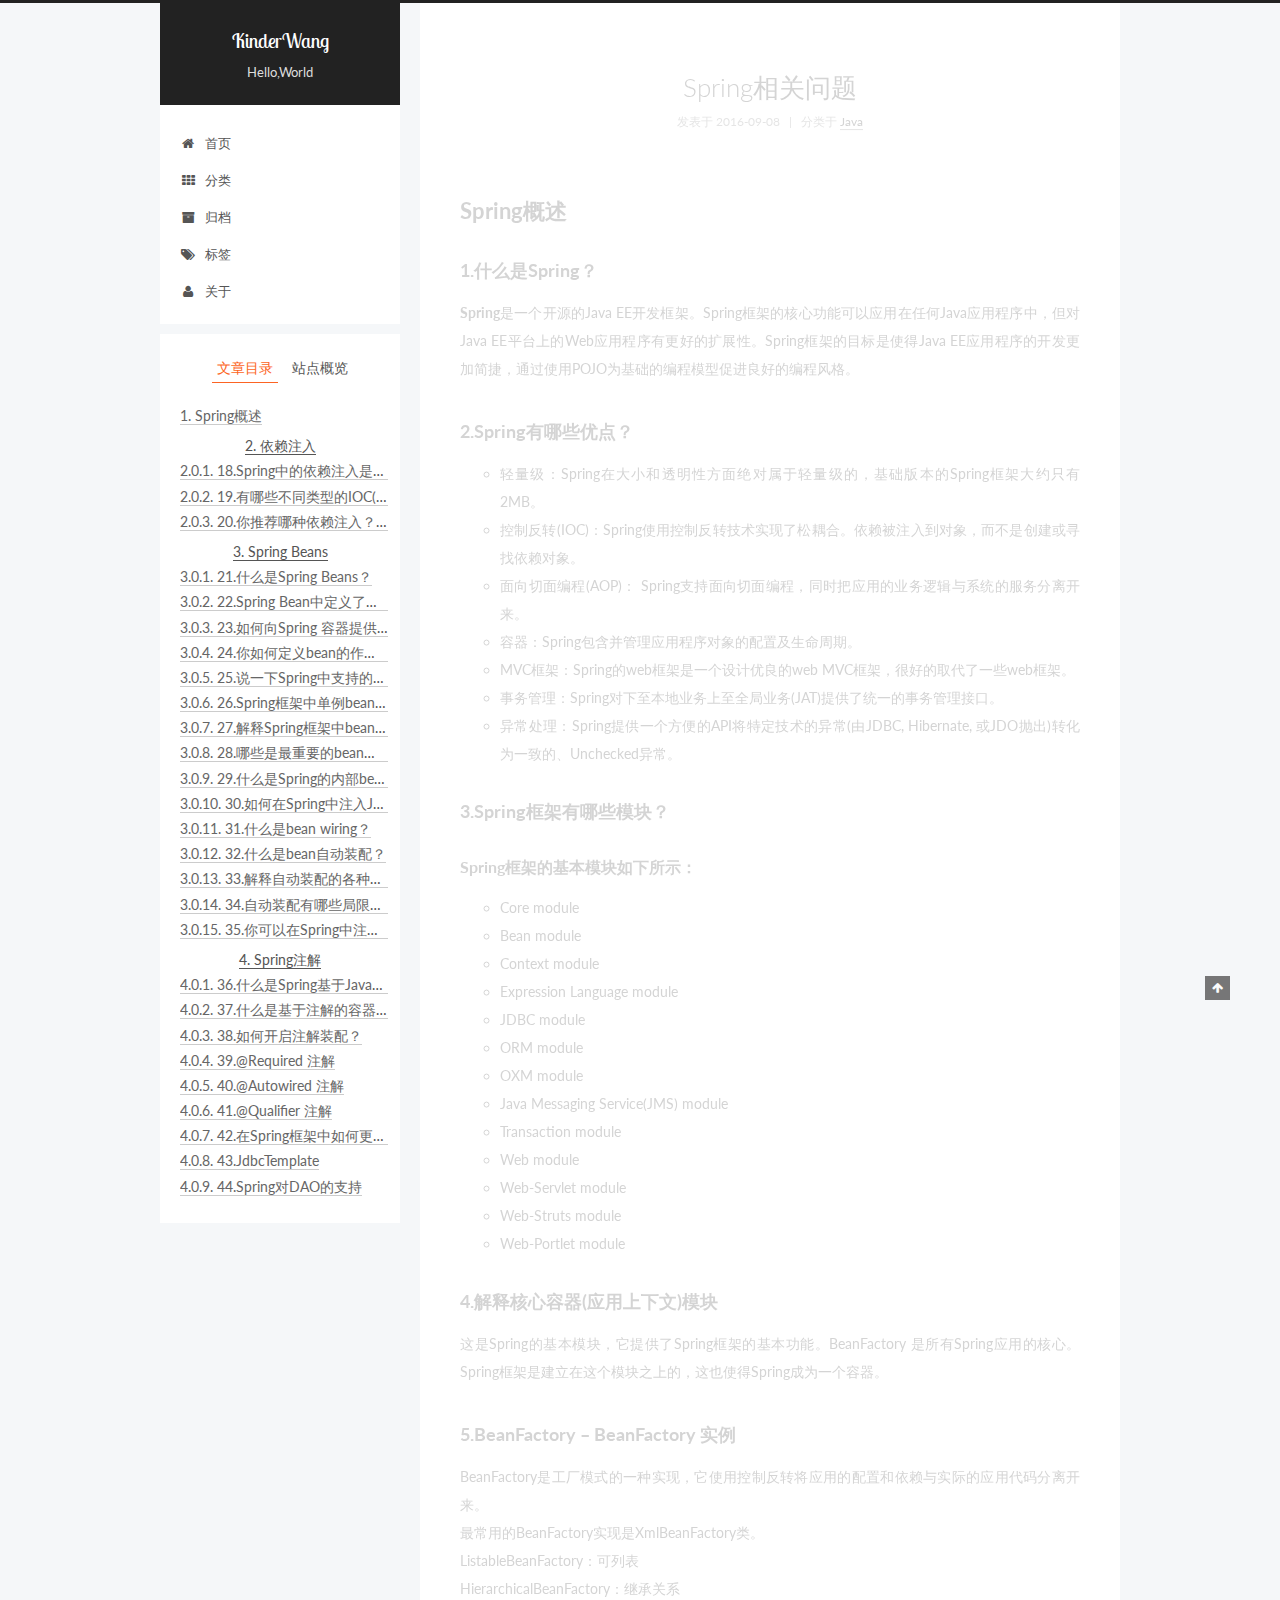
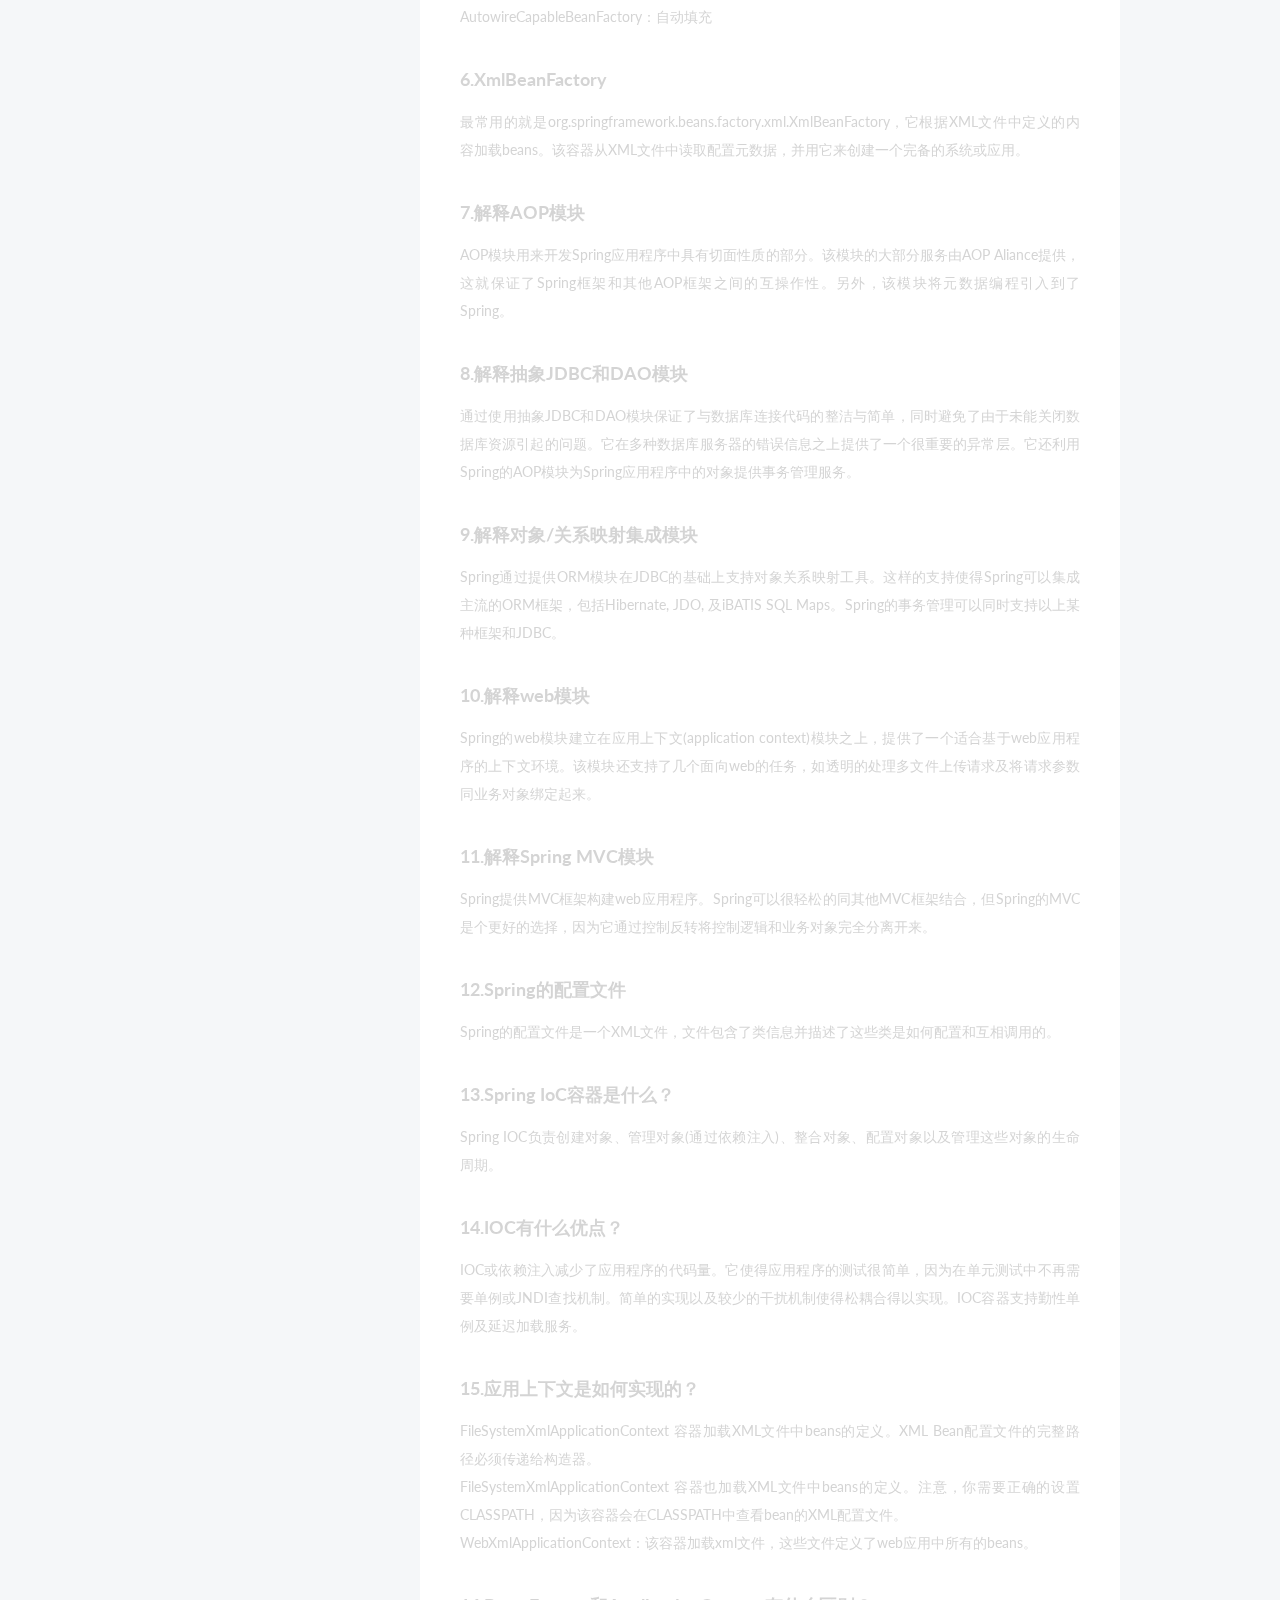
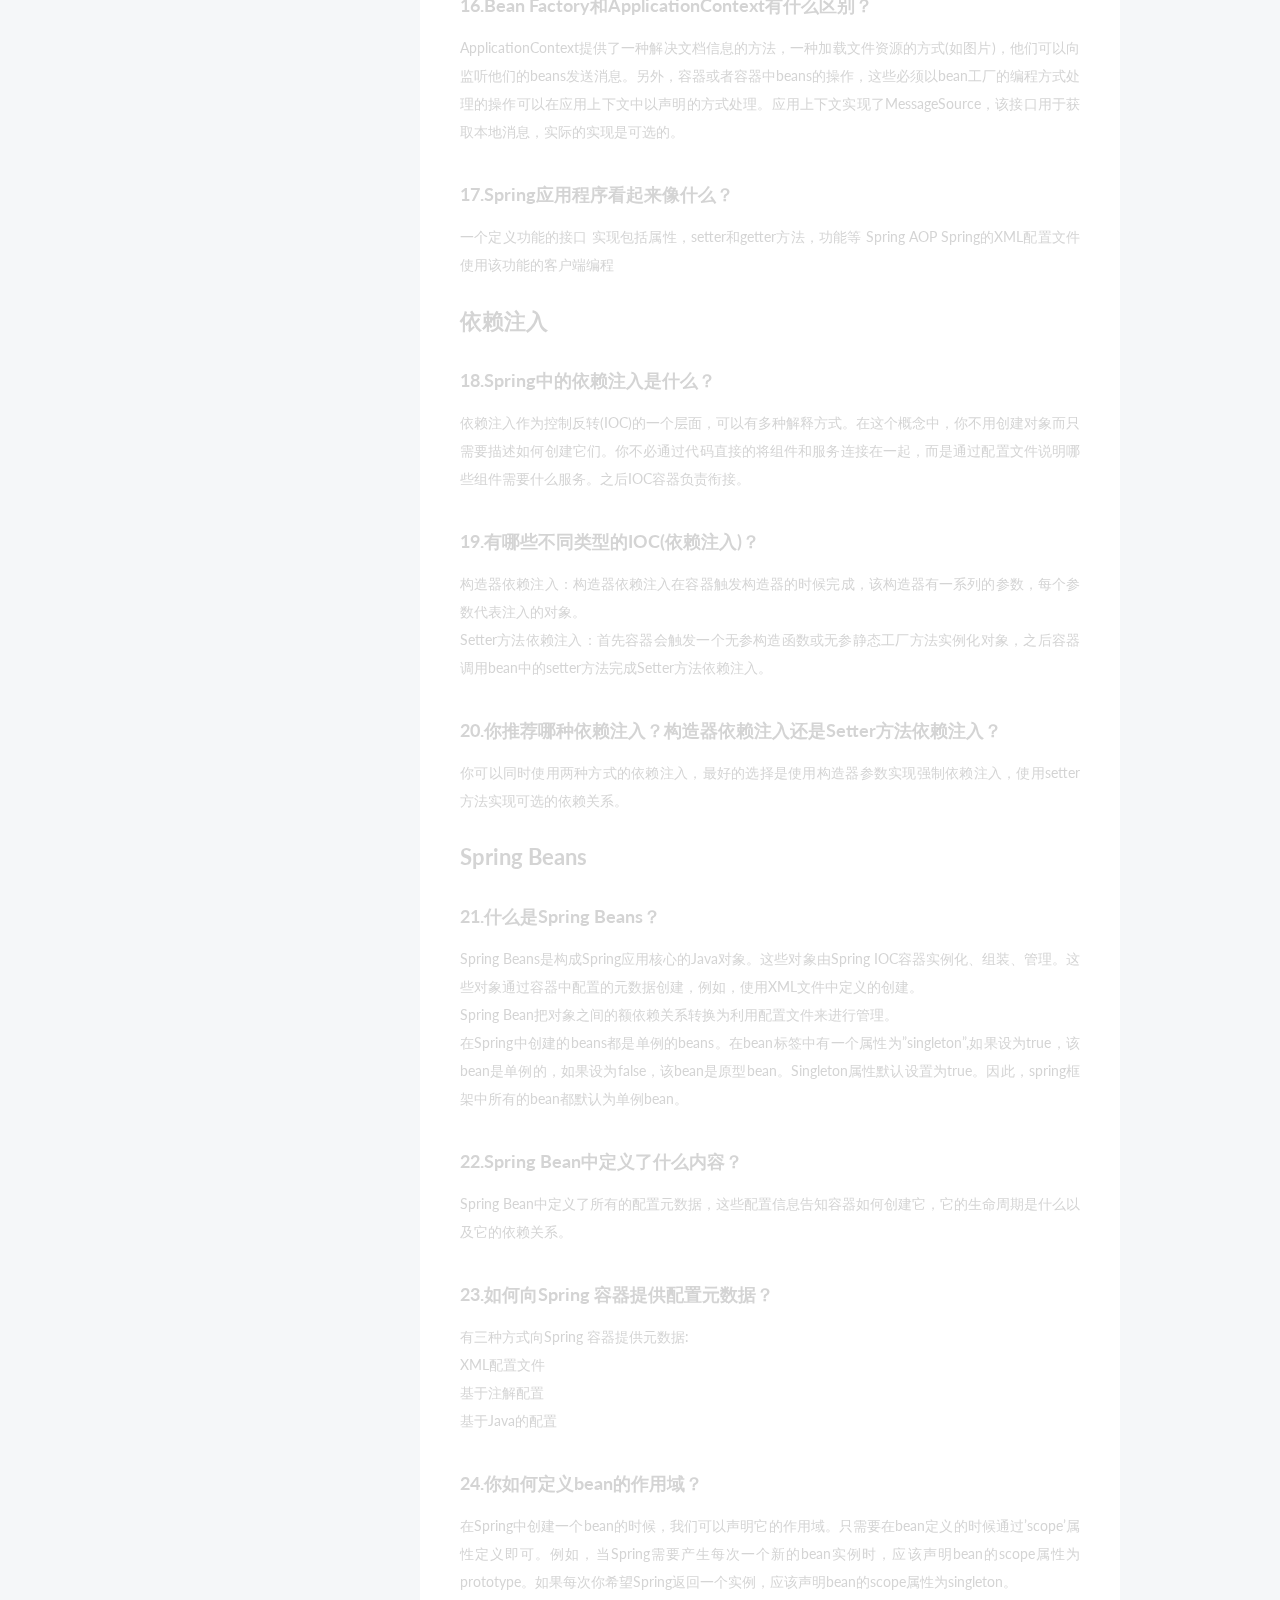
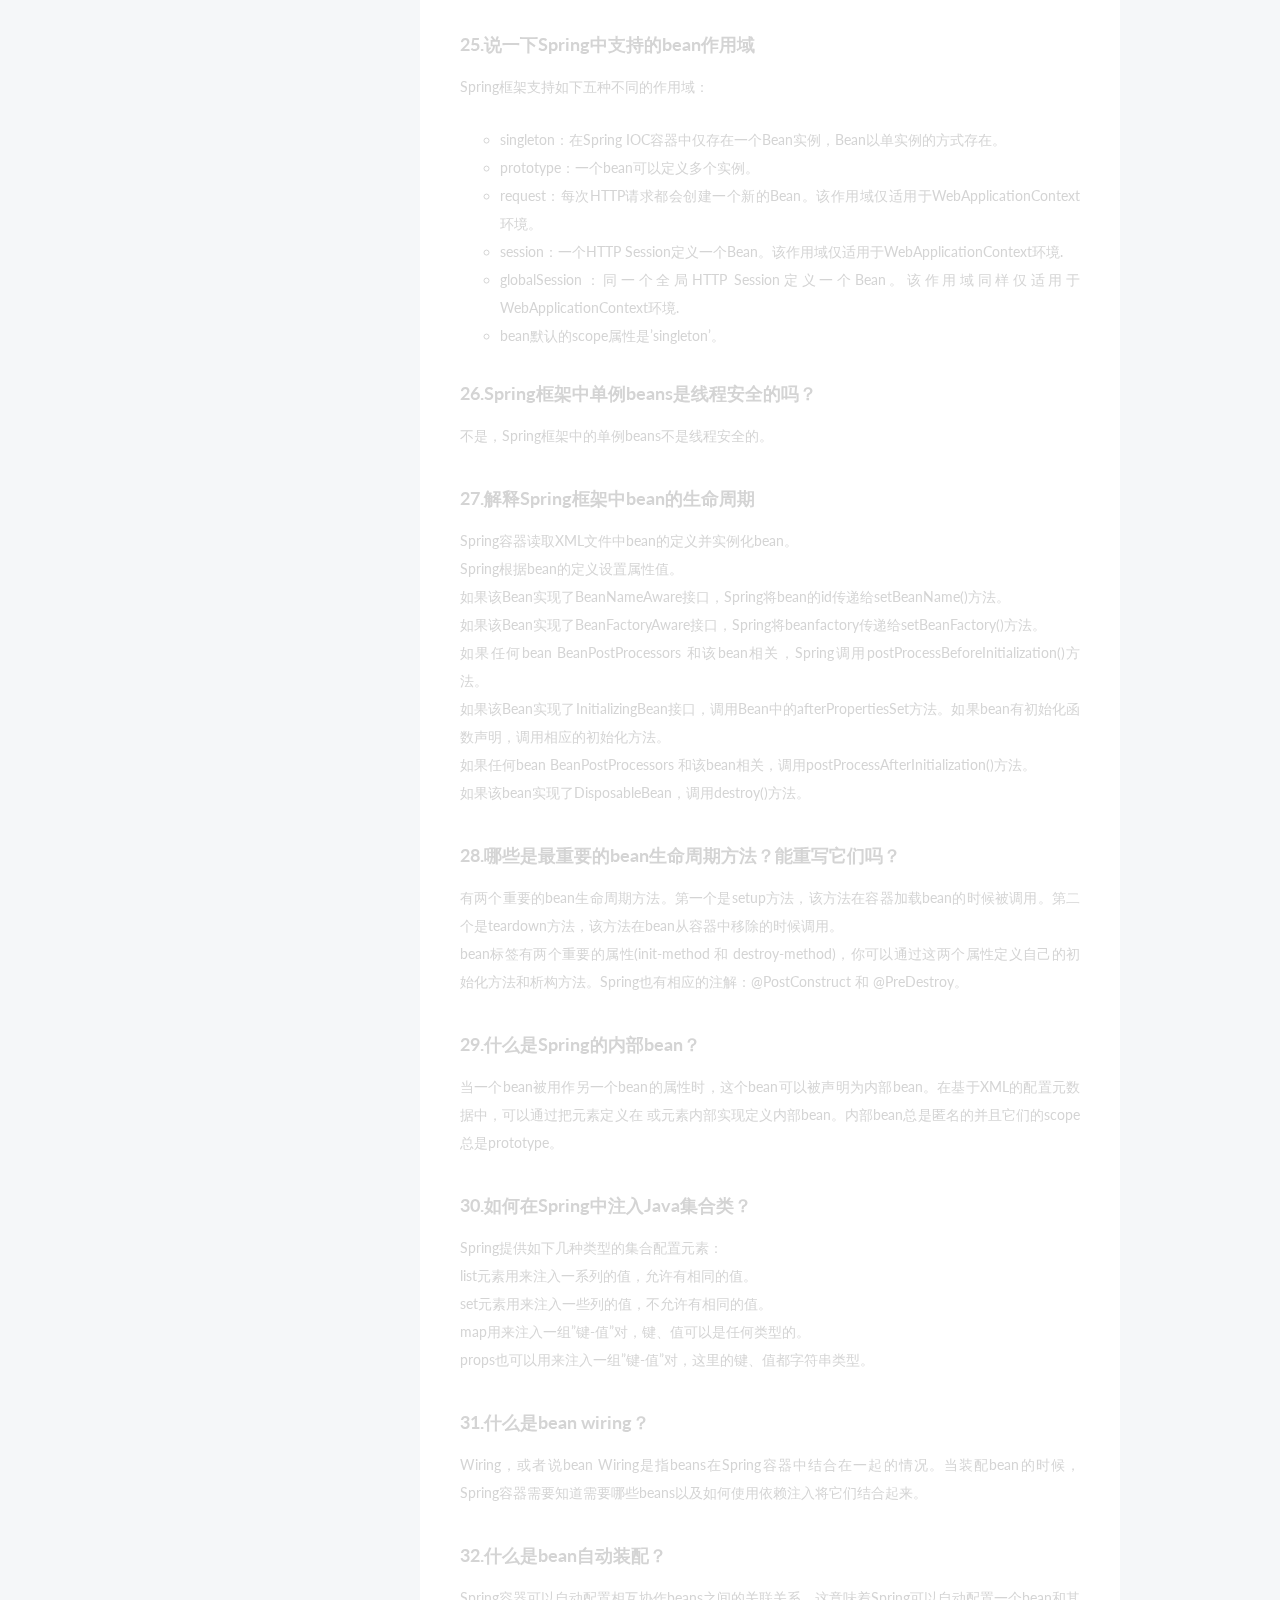
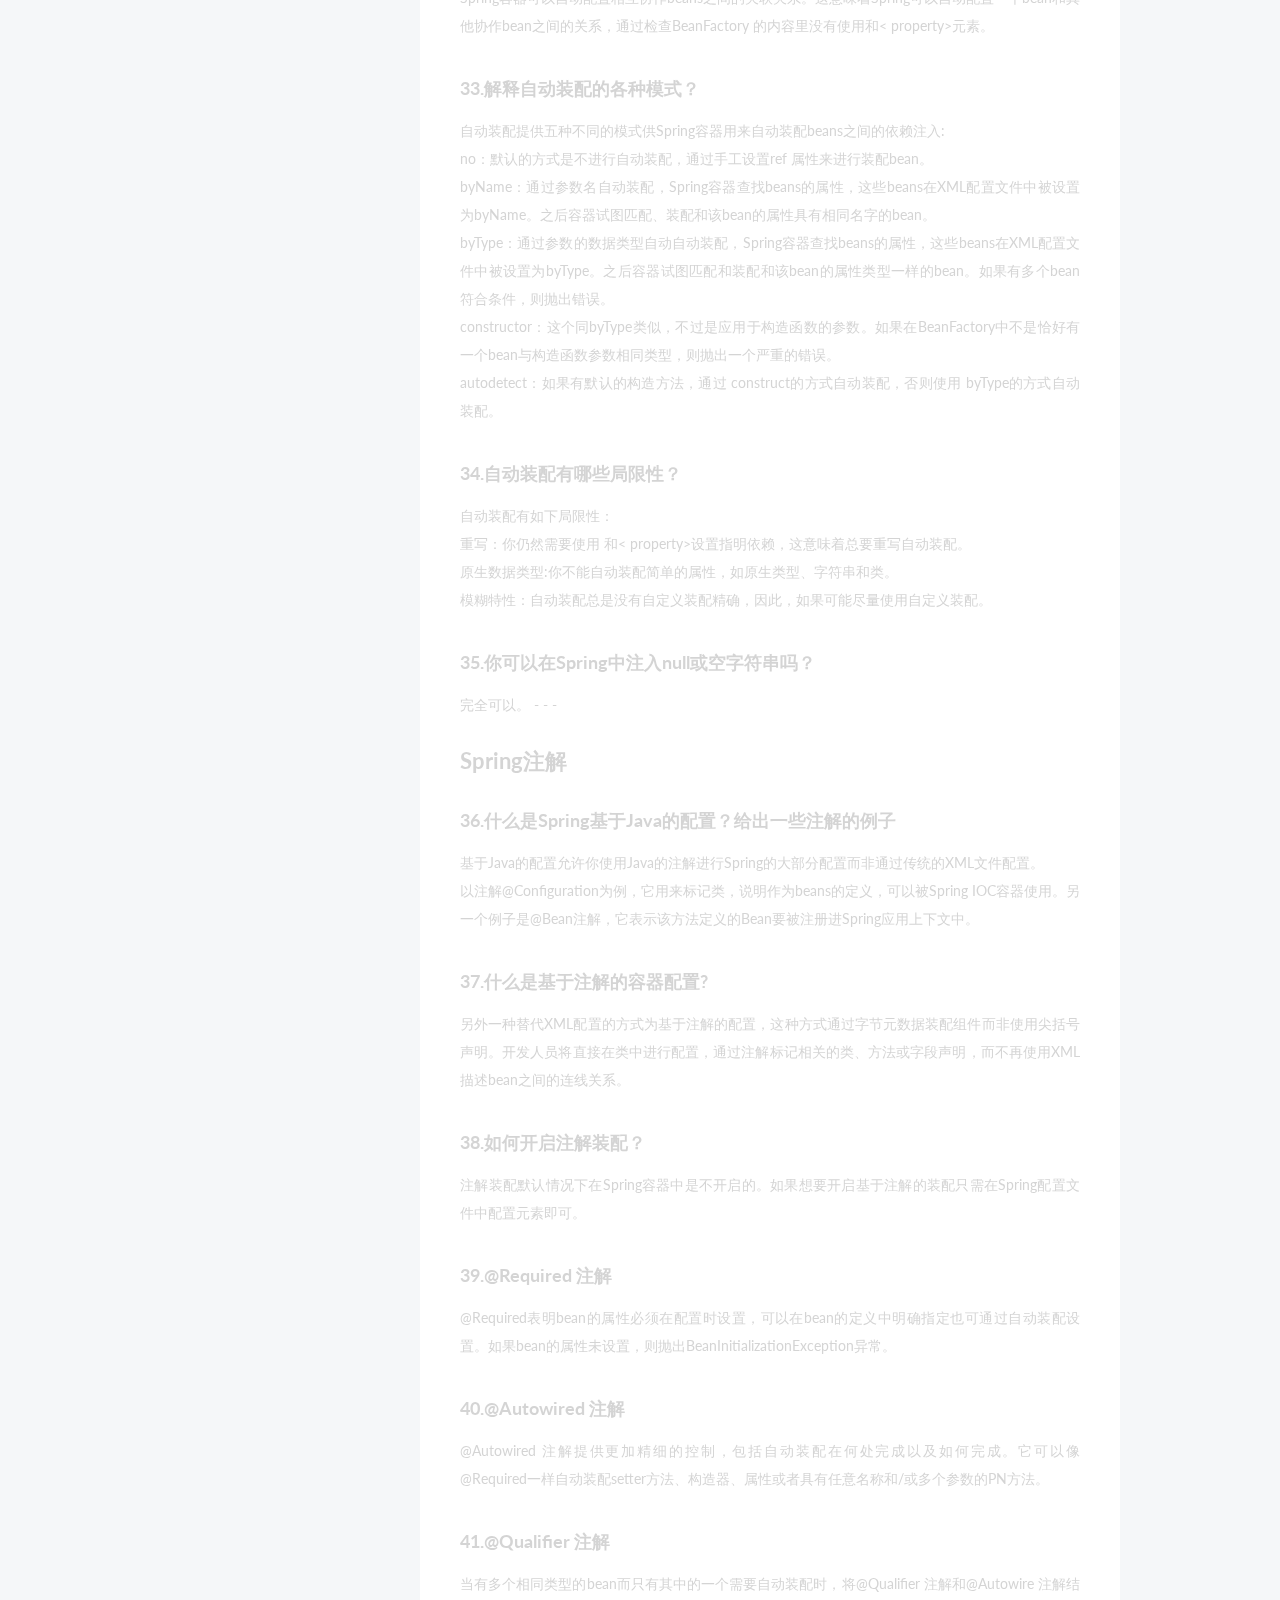
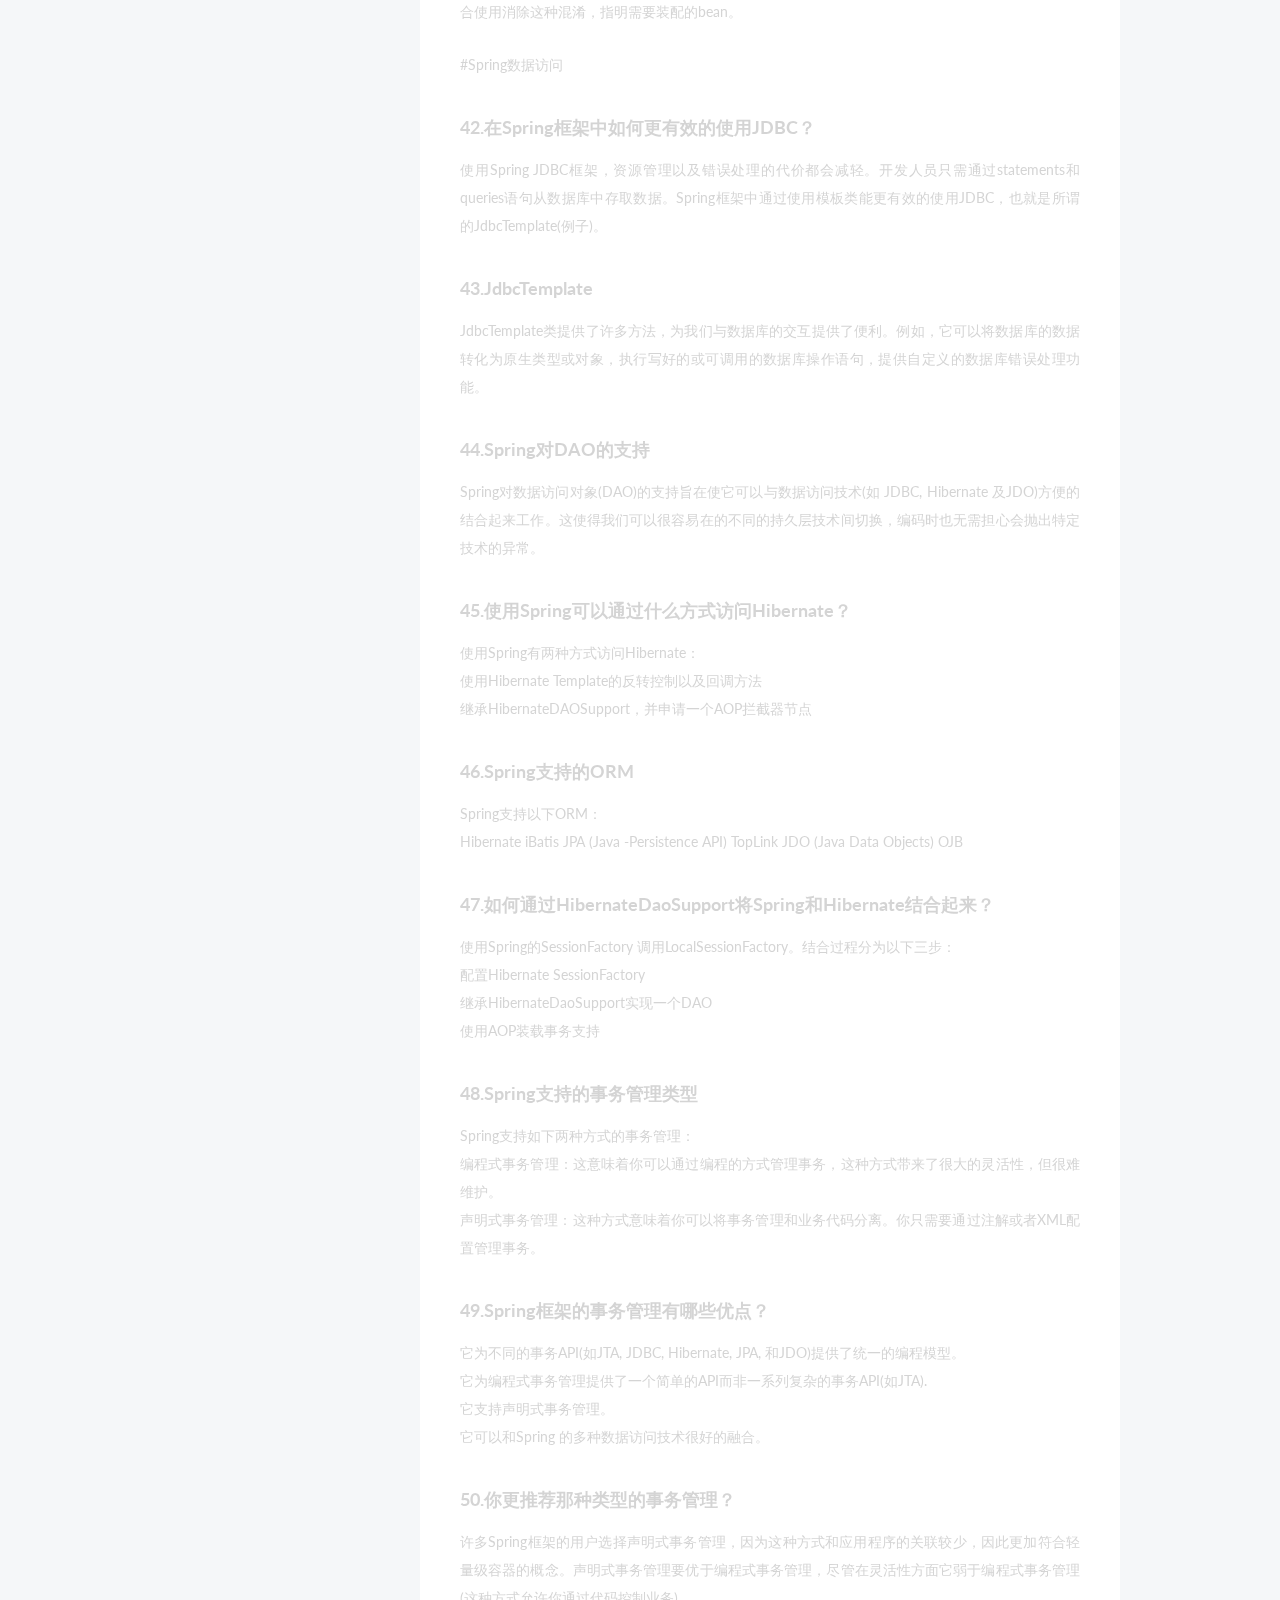
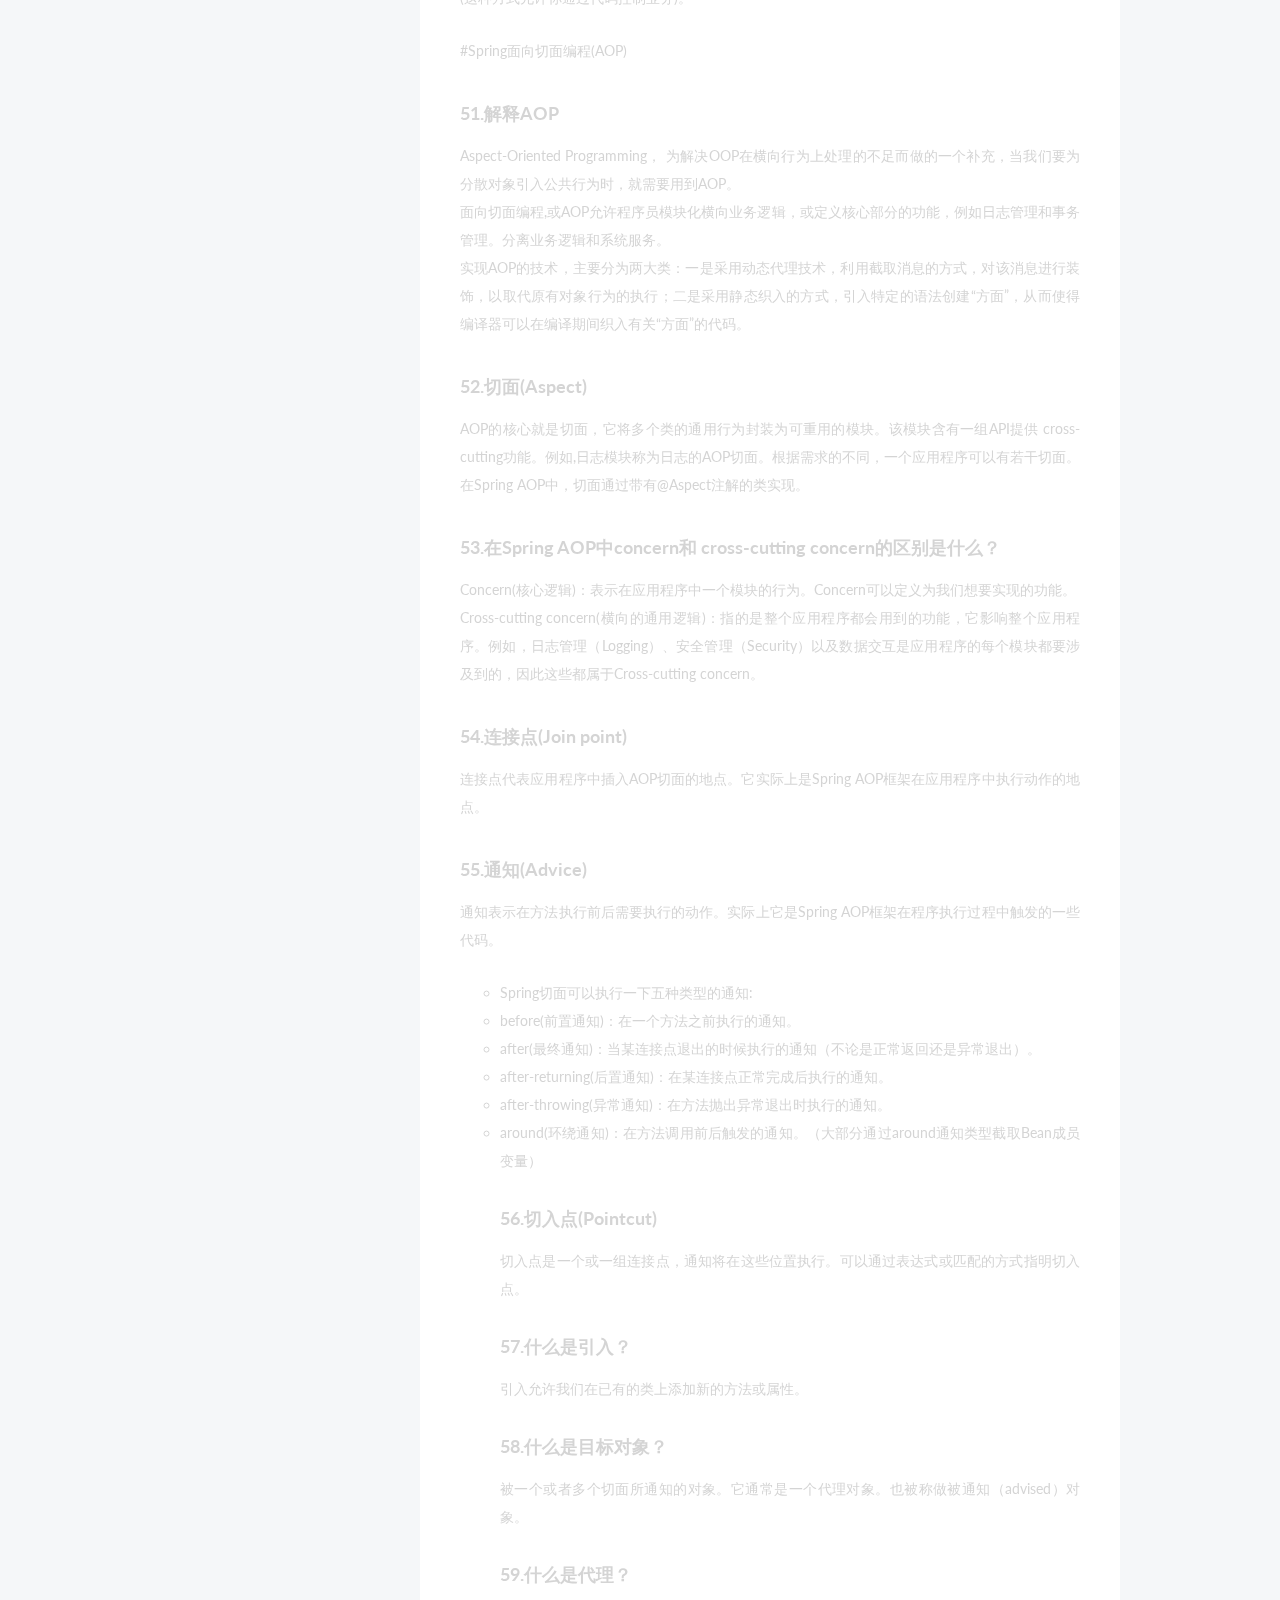
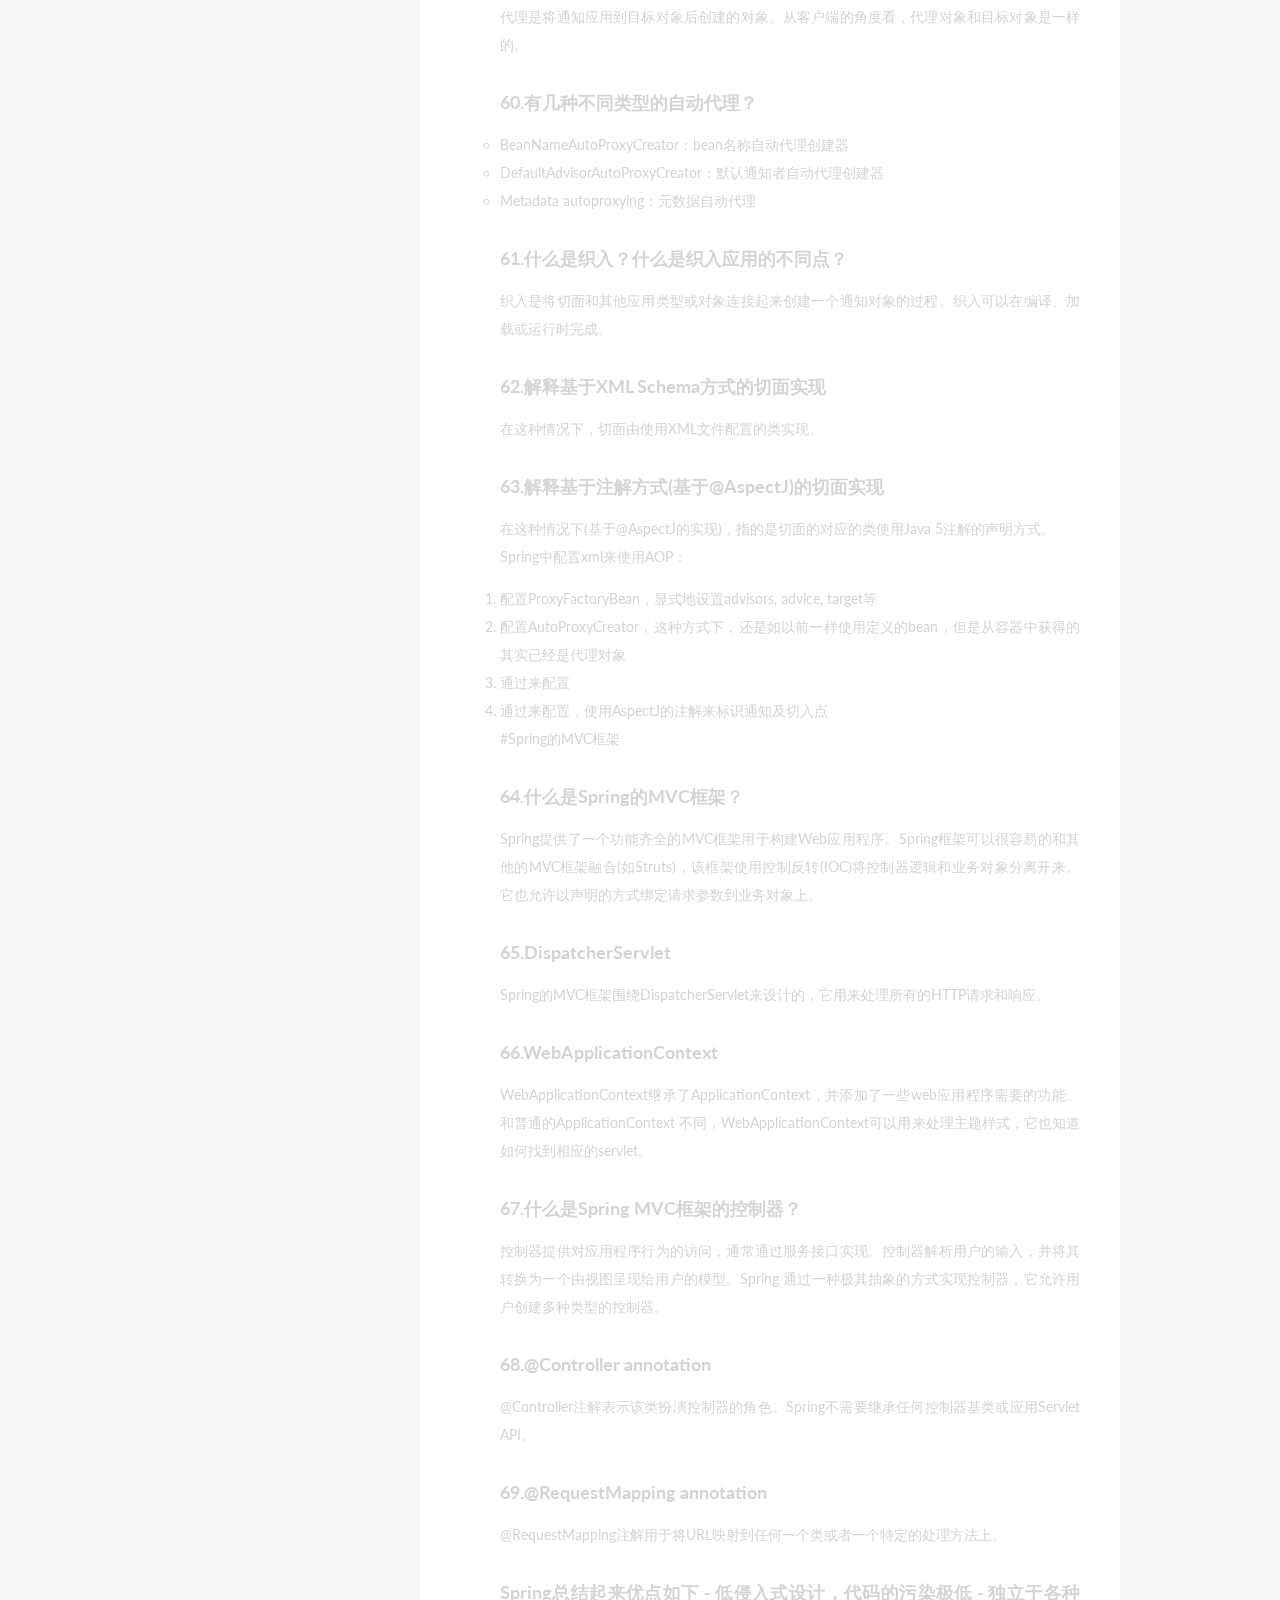
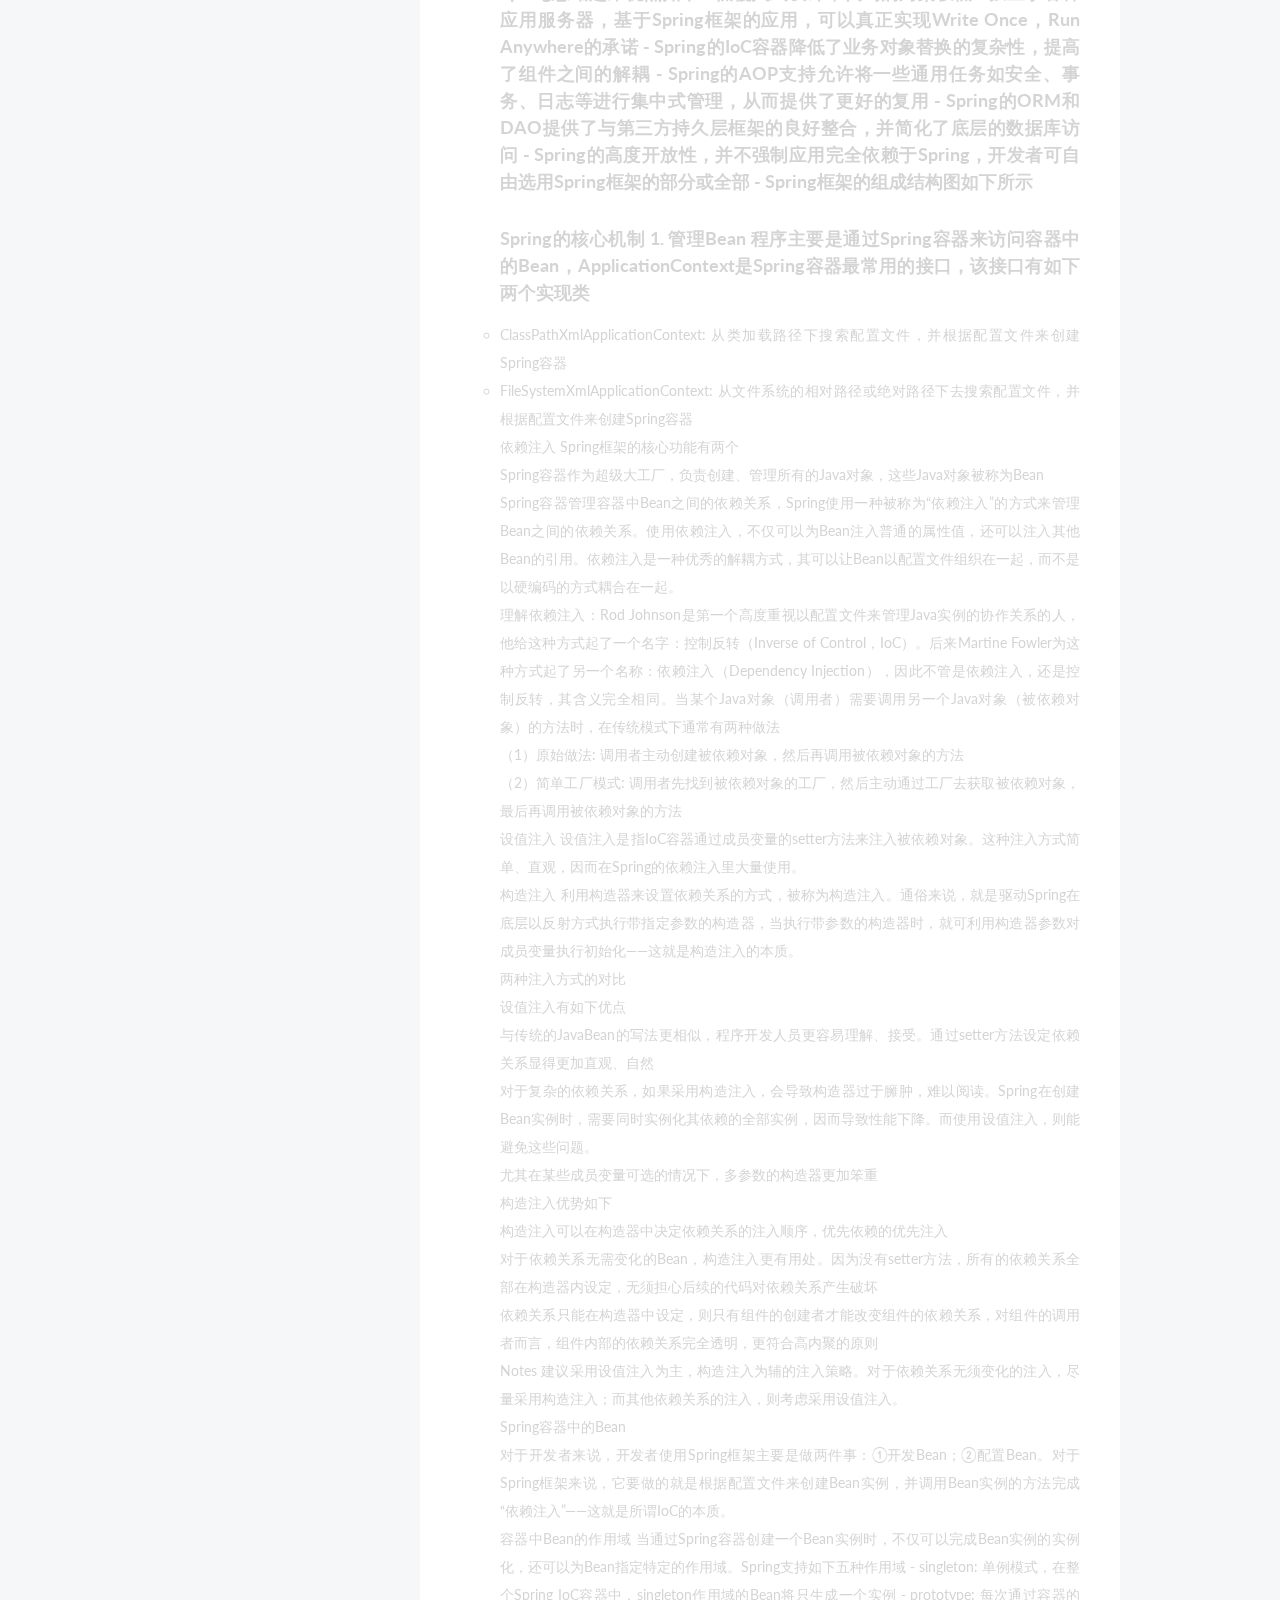
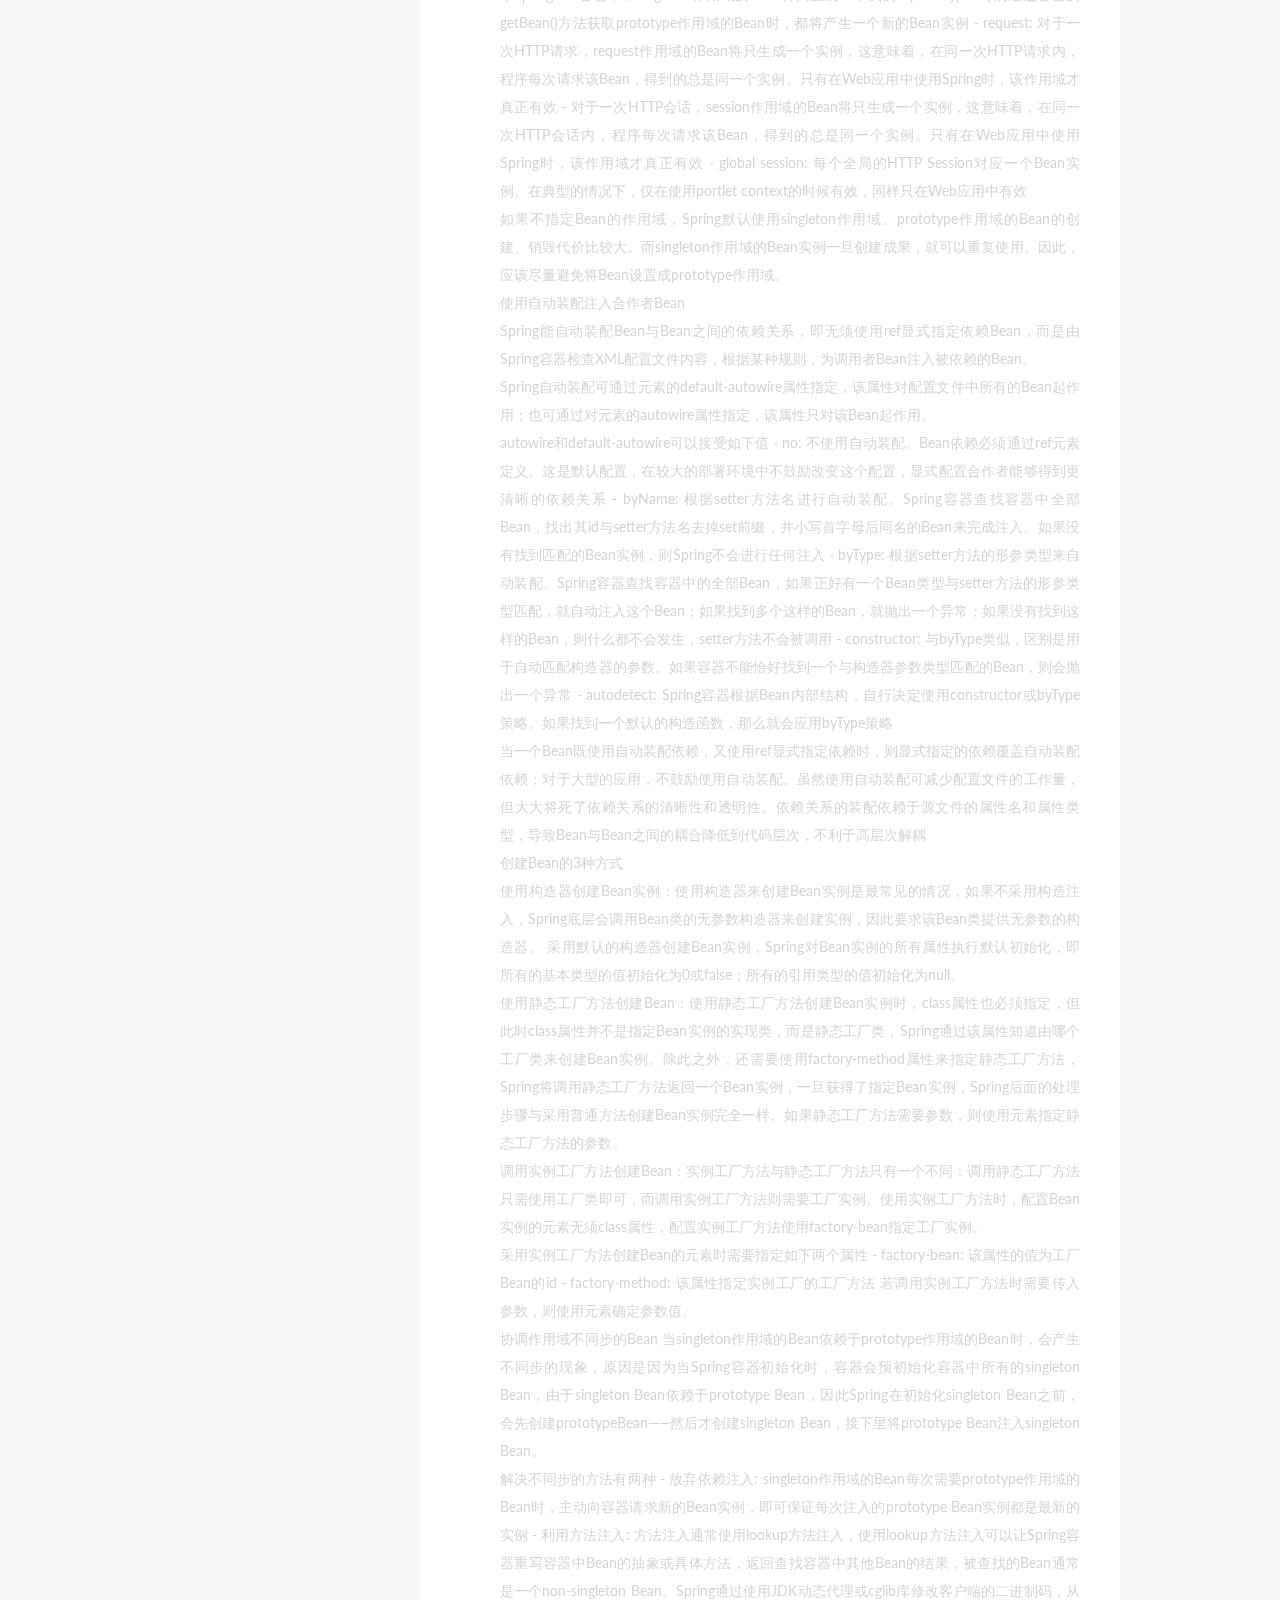
<file: 2016/09/08/Spring相关问题/index.html>
<!doctype html>



  


<html class="theme-next pisces use-motion">
<head>
  <meta charset="UTF-8"/>
<meta http-equiv="X-UA-Compatible" content="IE=edge,chrome=1" />
<meta name="viewport" content="width=device-width, initial-scale=1, maximum-scale=1"/>



<meta http-equiv="Cache-Control" content="no-transform" />
<meta http-equiv="Cache-Control" content="no-siteapp" />












  
  
  <link href="/vendors/fancybox/source/jquery.fancybox.css?v=2.1.5" rel="stylesheet" type="text/css" />




  
  
  
  

  
    
    
  

  

  

  
    
      
    

    
  

  

  
    
    
    <link href="//fonts.googleapis.com/css?family=Lato:300,300italic,400,400italic,700,700italic|Lobster Two:300,300italic,400,400italic,700,700italic&subset=latin,latin-ext" rel="stylesheet" type="text/css">
  






<link href="/vendors/font-awesome/css/font-awesome.min.css?v=4.4.0" rel="stylesheet" type="text/css" />

<link href="/css/main.css?v=5.0.1" rel="stylesheet" type="text/css" />


  <meta name="keywords" content="Spring," />








  <link rel="shortcut icon" type="image/x-icon" href="/favicon.ico?v=5.0.1" />






<meta name="description" content="Spring概述1.什么是Spring？Spring是一个开源的Java EE开发框架。Spring框架的核心功能可以应用在任何Java应用程序中，但对Java EE平台上的Web应用程序有更好的扩展性。Spring框架的目标是使得Java EE应用程序的开发更加简捷，通过使用POJO为基础的编程模型促进良好的编程风格。
2.Spring有哪些优点？
轻量级：Spring在大小和透明性方面绝对属于">
<meta property="og:type" content="article">
<meta property="og:title" content="Spring相关问题">
<meta property="og:url" content="http://kinderwang.github.io/2016/09/08/Spring相关问题/index.html">
<meta property="og:site_name" content="KinderWang">
<meta property="og:description" content="Spring概述1.什么是Spring？Spring是一个开源的Java EE开发框架。Spring框架的核心功能可以应用在任何Java应用程序中，但对Java EE平台上的Web应用程序有更好的扩展性。Spring框架的目标是使得Java EE应用程序的开发更加简捷，通过使用POJO为基础的编程模型促进良好的编程风格。
2.Spring有哪些优点？
轻量级：Spring在大小和透明性方面绝对属于">
<meta property="og:updated_time" content="2016-09-12T07:22:18.748Z">
<meta name="twitter:card" content="summary">
<meta name="twitter:title" content="Spring相关问题">
<meta name="twitter:description" content="Spring概述1.什么是Spring？Spring是一个开源的Java EE开发框架。Spring框架的核心功能可以应用在任何Java应用程序中，但对Java EE平台上的Web应用程序有更好的扩展性。Spring框架的目标是使得Java EE应用程序的开发更加简捷，通过使用POJO为基础的编程模型促进良好的编程风格。
2.Spring有哪些优点？
轻量级：Spring在大小和透明性方面绝对属于">



<script type="text/javascript" id="hexo.configuration">
  var NexT = window.NexT || {};
  var CONFIG = {
    scheme: 'Pisces',
    sidebar: {"position":"left","display":"always"},
    fancybox: true,
    motion: true,
    duoshuo: {
      userId: 0,
      author: 'KinderWang'
    }
  };
</script>

  <title> Spring相关问题 | KinderWang </title>
</head>

<body itemscope itemtype="http://schema.org/WebPage" lang="zh-Hans">

  










  
  
    
  

  <div class="container one-collumn sidebar-position-left page-post-detail ">
    <div class="headband"></div>

    <header id="header" class="header" itemscope itemtype="http://schema.org/WPHeader">
      <div class="header-inner"><div class="site-meta ">
  

  <div class="custom-logo-site-title">
    <a href="/"  class="brand" rel="start">
      <span class="logo-line-before"><i></i></span>
      <span class="site-title">KinderWang</span>
      <span class="logo-line-after"><i></i></span>
    </a>
  </div>
  <p class="site-subtitle">Hello,World</p>
</div>

<div class="site-nav-toggle">
  <button>
    <span class="btn-bar"></span>
    <span class="btn-bar"></span>
    <span class="btn-bar"></span>
  </button>
</div>

<nav class="site-nav">
  

  
    <ul id="menu" class="menu">
      
        
        <li class="menu-item menu-item-home">
          <a href="/" rel="section">
            
              <i class="menu-item-icon fa fa-fw fa-home"></i> <br />
            
            首页
          </a>
        </li>
      
        
        <li class="menu-item menu-item-categories">
          <a href="/categories" rel="section">
            
              <i class="menu-item-icon fa fa-fw fa-th"></i> <br />
            
            分类
          </a>
        </li>
      
        
        <li class="menu-item menu-item-archives">
          <a href="/archives" rel="section">
            
              <i class="menu-item-icon fa fa-fw fa-archive"></i> <br />
            
            归档
          </a>
        </li>
      
        
        <li class="menu-item menu-item-tags">
          <a href="/tags" rel="section">
            
              <i class="menu-item-icon fa fa-fw fa-tags"></i> <br />
            
            标签
          </a>
        </li>
      
        
        <li class="menu-item menu-item-about">
          <a href="/about" rel="section">
            
              <i class="menu-item-icon fa fa-fw fa-user"></i> <br />
            
            关于
          </a>
        </li>
      

      
    </ul>
  

  
</nav>

 </div>
    </header>

    <main id="main" class="main">
      <div class="main-inner">
        <div class="content-wrap">
          <div id="content" class="content">
            

  <div id="posts" class="posts-expand">
    

  
  

  
  
  

  <article class="post post-type-normal " itemscope itemtype="http://schema.org/Article">

    
      <header class="post-header">

        
        
          <h1 class="post-title" itemprop="name headline">
            
            
              
                Spring相关问题
              
            
          </h1>
        

        <div class="post-meta">
          <span class="post-time">
            <span class="post-meta-item-icon">
              <i class="fa fa-calendar-o"></i>
            </span>
            <span class="post-meta-item-text">发表于</span>
            <time itemprop="dateCreated" datetime="2016-09-08T17:42:56+08:00" content="2016-09-08">
              2016-09-08
            </time>
          </span>

          
            <span class="post-category" >
              &nbsp; | &nbsp;
              <span class="post-meta-item-icon">
                <i class="fa fa-folder-o"></i>
              </span>
              <span class="post-meta-item-text">分类于</span>
              
                <span itemprop="about" itemscope itemtype="https://schema.org/Thing">
                  <a href="/categories/Java/" itemprop="url" rel="index">
                    <span itemprop="name">Java</span>
                  </a>
                </span>

                
                

              
            </span>
          

          
            
          

          

          
          

          
        </div>
      </header>
    


    <div class="post-body" itemprop="articleBody">

      
      

      
        <h1 id="Spring概述"><a href="#Spring概述" class="headerlink" title="Spring概述"></a>Spring概述</h1><h3 id="1-什么是Spring？"><a href="#1-什么是Spring？" class="headerlink" title="1.什么是Spring？"></a>1.什么是Spring？</h3><p><strong>Spring</strong>是一个开源的Java EE开发框架。Spring框架的核心功能可以应用在任何Java应用程序中，但对Java EE平台上的Web应用程序有更好的扩展性。Spring框架的目标是使得Java EE应用程序的开发更加简捷，通过使用POJO为基础的编程模型促进良好的编程风格。</p>
<h3 id="2-Spring有哪些优点？"><a href="#2-Spring有哪些优点？" class="headerlink" title="2.Spring有哪些优点？"></a>2.Spring有哪些优点？</h3><ul>
<li>轻量级：Spring在大小和透明性方面绝对属于轻量级的，基础版本的Spring框架大约只有2MB。</li>
<li>控制反转(IOC)：Spring使用控制反转技术实现了松耦合。依赖被注入到对象，而不是创建或寻找依赖对象。</li>
<li>面向切面编程(AOP)： Spring支持面向切面编程，同时把应用的业务逻辑与系统的服务分离开来。</li>
<li>容器：Spring包含并管理应用程序对象的配置及生命周期。</li>
<li>MVC框架：Spring的web框架是一个设计优良的web MVC框架，很好的取代了一些web框架。</li>
<li>事务管理：Spring对下至本地业务上至全局业务(JAT)提供了统一的事务管理接口。</li>
<li>异常处理：Spring提供一个方便的API将特定技术的异常(由JDBC, Hibernate, 或JDO抛出)转化为一致的、Unchecked异常。</li>
</ul>
<h3 id="3-Spring框架有哪些模块？"><a href="#3-Spring框架有哪些模块？" class="headerlink" title="3.Spring框架有哪些模块？"></a>3.Spring框架有哪些模块？</h3><h4 id="Spring框架的基本模块如下所示："><a href="#Spring框架的基本模块如下所示：" class="headerlink" title="Spring框架的基本模块如下所示："></a>Spring框架的基本模块如下所示：</h4><ul>
<li>Core module</li>
<li>Bean module</li>
<li>Context module</li>
<li>Expression Language module</li>
<li>JDBC module</li>
<li>ORM module</li>
<li>OXM module</li>
<li>Java Messaging Service(JMS) module</li>
<li>Transaction module</li>
<li>Web module</li>
<li>Web-Servlet module</li>
<li>Web-Struts module</li>
<li>Web-Portlet module</li>
</ul>
<h3 id="4-解释核心容器-应用上下文-模块"><a href="#4-解释核心容器-应用上下文-模块" class="headerlink" title="4.解释核心容器(应用上下文)模块"></a>4.解释核心容器(应用上下文)模块</h3><p>这是Spring的基本模块，它提供了Spring框架的基本功能。BeanFactory 是所有Spring应用的核心。Spring框架是建立在这个模块之上的，这也使得Spring成为一个容器。</p>
<h3 id="5-BeanFactory-–-BeanFactory-实例"><a href="#5-BeanFactory-–-BeanFactory-实例" class="headerlink" title="5.BeanFactory – BeanFactory 实例"></a>5.BeanFactory – BeanFactory 实例</h3><p>BeanFactory是工厂模式的一种实现，它使用控制反转将应用的配置和依赖与实际的应用代码分离开来。<br>最常用的BeanFactory实现是XmlBeanFactory类。<br>ListableBeanFactory：可列表<br>HierarchicalBeanFactory：继承关系<br>AutowireCapableBeanFactory：自动填充</p>
<h3 id="6-XmlBeanFactory"><a href="#6-XmlBeanFactory" class="headerlink" title="6.XmlBeanFactory"></a>6.XmlBeanFactory</h3><p>最常用的就是org.springframework.beans.factory.xml.XmlBeanFactory，它根据XML文件中定义的内容加载beans。该容器从XML文件中读取配置元数据，并用它来创建一个完备的系统或应用。</p>
<h3 id="7-解释AOP模块"><a href="#7-解释AOP模块" class="headerlink" title="7.解释AOP模块"></a>7.解释AOP模块</h3><p>AOP模块用来开发Spring应用程序中具有切面性质的部分。该模块的大部分服务由AOP Aliance提供，这就保证了Spring框架和其他AOP框架之间的互操作性。另外，该模块将元数据编程引入到了Spring。</p>
<h3 id="8-解释抽象JDBC和DAO模块"><a href="#8-解释抽象JDBC和DAO模块" class="headerlink" title="8.解释抽象JDBC和DAO模块"></a>8.解释抽象JDBC和DAO模块</h3><p>通过使用抽象JDBC和DAO模块保证了与数据库连接代码的整洁与简单，同时避免了由于未能关闭数据库资源引起的问题。它在多种数据库服务器的错误信息之上提供了一个很重要的异常层。它还利用Spring的AOP模块为Spring应用程序中的对象提供事务管理服务。</p>
<h3 id="9-解释对象-关系映射集成模块"><a href="#9-解释对象-关系映射集成模块" class="headerlink" title="9.解释对象/关系映射集成模块"></a>9.解释对象/关系映射集成模块</h3><p>Spring通过提供ORM模块在JDBC的基础上支持对象关系映射工具。这样的支持使得Spring可以集成主流的ORM框架，包括Hibernate, JDO, 及iBATIS SQL Maps。Spring的事务管理可以同时支持以上某种框架和JDBC。</p>
<h3 id="10-解释web模块"><a href="#10-解释web模块" class="headerlink" title="10.解释web模块"></a>10.解释web模块</h3><p>Spring的web模块建立在应用上下文(application context)模块之上，提供了一个适合基于web应用程序的上下文环境。该模块还支持了几个面向web的任务，如透明的处理多文件上传请求及将请求参数同业务对象绑定起来。</p>
<h3 id="11-解释Spring-MVC模块"><a href="#11-解释Spring-MVC模块" class="headerlink" title="11.解释Spring MVC模块"></a>11.解释Spring MVC模块</h3><p>Spring提供MVC框架构建web应用程序。Spring可以很轻松的同其他MVC框架结合，但Spring的MVC是个更好的选择，因为它通过控制反转将控制逻辑和业务对象完全分离开来。</p>
<h3 id="12-Spring的配置文件"><a href="#12-Spring的配置文件" class="headerlink" title="12.Spring的配置文件"></a>12.Spring的配置文件</h3><p>Spring的配置文件是一个XML文件，文件包含了类信息并描述了这些类是如何配置和互相调用的。</p>
<h3 id="13-Spring-IoC容器是什么？"><a href="#13-Spring-IoC容器是什么？" class="headerlink" title="13.Spring IoC容器是什么？"></a>13.Spring IoC容器是什么？</h3><p>Spring IOC负责创建对象、管理对象(通过依赖注入)、整合对象、配置对象以及管理这些对象的生命周期。</p>
<h3 id="14-IOC有什么优点？"><a href="#14-IOC有什么优点？" class="headerlink" title="14.IOC有什么优点？"></a>14.IOC有什么优点？</h3><p>IOC或依赖注入减少了应用程序的代码量。它使得应用程序的测试很简单，因为在单元测试中不再需要单例或JNDI查找机制。简单的实现以及较少的干扰机制使得松耦合得以实现。IOC容器支持勤性单例及延迟加载服务。</p>
<h3 id="15-应用上下文是如何实现的？"><a href="#15-应用上下文是如何实现的？" class="headerlink" title="15.应用上下文是如何实现的？"></a>15.应用上下文是如何实现的？</h3><p>FileSystemXmlApplicationContext 容器加载XML文件中beans的定义。XML Bean配置文件的完整路径必须传递给构造器。<br>FileSystemXmlApplicationContext 容器也加载XML文件中beans的定义。注意，你需要正确的设置CLASSPATH，因为该容器会在CLASSPATH中查看bean的XML配置文件。<br>WebXmlApplicationContext：该容器加载xml文件，这些文件定义了web应用中所有的beans。</p>
<h3 id="16-Bean-Factory和ApplicationContext有什么区别？"><a href="#16-Bean-Factory和ApplicationContext有什么区别？" class="headerlink" title="16.Bean Factory和ApplicationContext有什么区别？"></a>16.Bean Factory和ApplicationContext有什么区别？</h3><p>ApplicationContext提供了一种解决文档信息的方法，一种加载文件资源的方式(如图片)，他们可以向监听他们的beans发送消息。另外，容器或者容器中beans的操作，这些必须以bean工厂的编程方式处理的操作可以在应用上下文中以声明的方式处理。应用上下文实现了MessageSource，该接口用于获取本地消息，实际的实现是可选的。</p>
<h3 id="17-Spring应用程序看起来像什么？"><a href="#17-Spring应用程序看起来像什么？" class="headerlink" title="17.Spring应用程序看起来像什么？"></a>17.Spring应用程序看起来像什么？</h3><p>一个定义功能的接口 实现包括属性，setter和getter方法，功能等 Spring AOP Spring的XML配置文件 使用该功能的客户端编程</p>
<h1 id="依赖注入"><a href="#依赖注入" class="headerlink" title="依赖注入"></a>依赖注入</h1><h3 id="18-Spring中的依赖注入是什么？"><a href="#18-Spring中的依赖注入是什么？" class="headerlink" title="18.Spring中的依赖注入是什么？"></a>18.Spring中的依赖注入是什么？</h3><p>依赖注入作为控制反转(IOC)的一个层面，可以有多种解释方式。在这个概念中，你不用创建对象而只需要描述如何创建它们。你不必通过代码直接的将组件和服务连接在一起，而是通过配置文件说明哪些组件需要什么服务。之后IOC容器负责衔接。</p>
<h3 id="19-有哪些不同类型的IOC-依赖注入-？"><a href="#19-有哪些不同类型的IOC-依赖注入-？" class="headerlink" title="19.有哪些不同类型的IOC(依赖注入)？"></a>19.有哪些不同类型的IOC(依赖注入)？</h3><p>构造器依赖注入：构造器依赖注入在容器触发构造器的时候完成，该构造器有一系列的参数，每个参数代表注入的对象。<br>Setter方法依赖注入：首先容器会触发一个无参构造函数或无参静态工厂方法实例化对象，之后容器调用bean中的setter方法完成Setter方法依赖注入。</p>
<h3 id="20-你推荐哪种依赖注入？构造器依赖注入还是Setter方法依赖注入？"><a href="#20-你推荐哪种依赖注入？构造器依赖注入还是Setter方法依赖注入？" class="headerlink" title="20.你推荐哪种依赖注入？构造器依赖注入还是Setter方法依赖注入？"></a>20.你推荐哪种依赖注入？构造器依赖注入还是Setter方法依赖注入？</h3><p>你可以同时使用两种方式的依赖注入，最好的选择是使用构造器参数实现强制依赖注入，使用setter方法实现可选的依赖关系。</p>
<h1 id="Spring-Beans"><a href="#Spring-Beans" class="headerlink" title="Spring Beans"></a>Spring Beans</h1><h3 id="21-什么是Spring-Beans？"><a href="#21-什么是Spring-Beans？" class="headerlink" title="21.什么是Spring Beans？"></a>21.什么是Spring Beans？</h3><p>Spring Beans是构成Spring应用核心的Java对象。这些对象由Spring IOC容器实例化、组装、管理。这些对象通过容器中配置的元数据创建，例如，使用XML文件中定义的创建。<br>Spring Bean把对象之间的额依赖关系转换为利用配置文件来进行管理。<br>在Spring中创建的beans都是单例的beans。在bean标签中有一个属性为”singleton”,如果设为true，该bean是单例的，如果设为false，该bean是原型bean。Singleton属性默认设置为true。因此，spring框架中所有的bean都默认为单例bean。</p>
<h3 id="22-Spring-Bean中定义了什么内容？"><a href="#22-Spring-Bean中定义了什么内容？" class="headerlink" title="22.Spring Bean中定义了什么内容？"></a>22.Spring Bean中定义了什么内容？</h3><p>Spring Bean中定义了所有的配置元数据，这些配置信息告知容器如何创建它，它的生命周期是什么以及它的依赖关系。</p>
<h3 id="23-如何向Spring-容器提供配置元数据？"><a href="#23-如何向Spring-容器提供配置元数据？" class="headerlink" title="23.如何向Spring 容器提供配置元数据？"></a>23.如何向Spring 容器提供配置元数据？</h3><p>有三种方式向Spring 容器提供元数据:<br>XML配置文件<br>基于注解配置<br>基于Java的配置</p>
<h3 id="24-你如何定义bean的作用域？"><a href="#24-你如何定义bean的作用域？" class="headerlink" title="24.你如何定义bean的作用域？"></a>24.你如何定义bean的作用域？</h3><p>在Spring中创建一个bean的时候，我们可以声明它的作用域。只需要在bean定义的时候通过’scope’属性定义即可。例如，当Spring需要产生每次一个新的bean实例时，应该声明bean的scope属性为prototype。如果每次你希望Spring返回一个实例，应该声明bean的scope属性为singleton。</p>
<h3 id="25-说一下Spring中支持的bean作用域"><a href="#25-说一下Spring中支持的bean作用域" class="headerlink" title="25.说一下Spring中支持的bean作用域"></a>25.说一下Spring中支持的bean作用域</h3><p>Spring框架支持如下五种不同的作用域：</p>
<ul>
<li>singleton：在Spring IOC容器中仅存在一个Bean实例，Bean以单实例的方式存在。</li>
<li>prototype：一个bean可以定义多个实例。</li>
<li>request：每次HTTP请求都会创建一个新的Bean。该作用域仅适用于WebApplicationContext环境。</li>
<li>session：一个HTTP Session定义一个Bean。该作用域仅适用于WebApplicationContext环境.</li>
<li>globalSession：同一个全局HTTP Session定义一个Bean。该作用域同样仅适用于WebApplicationContext环境.</li>
<li>bean默认的scope属性是’singleton’。</li>
</ul>
<h3 id="26-Spring框架中单例beans是线程安全的吗？"><a href="#26-Spring框架中单例beans是线程安全的吗？" class="headerlink" title="26.Spring框架中单例beans是线程安全的吗？"></a>26.Spring框架中单例beans是线程安全的吗？</h3><p>不是，Spring框架中的单例beans不是线程安全的。</p>
<h3 id="27-解释Spring框架中bean的生命周期"><a href="#27-解释Spring框架中bean的生命周期" class="headerlink" title="27.解释Spring框架中bean的生命周期"></a>27.解释Spring框架中bean的生命周期</h3><p>Spring容器读取XML文件中bean的定义并实例化bean。<br>Spring根据bean的定义设置属性值。<br>如果该Bean实现了BeanNameAware接口，Spring将bean的id传递给setBeanName()方法。<br>如果该Bean实现了BeanFactoryAware接口，Spring将beanfactory传递给setBeanFactory()方法。<br>如果任何bean BeanPostProcessors 和该bean相关，Spring调用postProcessBeforeInitialization()方法。<br>如果该Bean实现了InitializingBean接口，调用Bean中的afterPropertiesSet方法。如果bean有初始化函数声明，调用相应的初始化方法。<br>如果任何bean BeanPostProcessors 和该bean相关，调用postProcessAfterInitialization()方法。<br>如果该bean实现了DisposableBean，调用destroy()方法。</p>
<h3 id="28-哪些是最重要的bean生命周期方法？能重写它们吗？"><a href="#28-哪些是最重要的bean生命周期方法？能重写它们吗？" class="headerlink" title="28.哪些是最重要的bean生命周期方法？能重写它们吗？"></a>28.哪些是最重要的bean生命周期方法？能重写它们吗？</h3><p>有两个重要的bean生命周期方法。第一个是setup方法，该方法在容器加载bean的时候被调用。第二个是teardown方法，该方法在bean从容器中移除的时候调用。<br>bean标签有两个重要的属性(init-method 和 destroy-method)，你可以通过这两个属性定义自己的初始化方法和析构方法。Spring也有相应的注解：@PostConstruct 和 @PreDestroy。</p>
<h3 id="29-什么是Spring的内部bean？"><a href="#29-什么是Spring的内部bean？" class="headerlink" title="29.什么是Spring的内部bean？"></a>29.什么是Spring的内部bean？</h3><p>当一个bean被用作另一个bean的属性时，这个bean可以被声明为内部bean。在基于XML的配置元数据中，可以通过把元素定义在 或元素内部实现定义内部bean。内部bean总是匿名的并且它们的scope总是prototype。</p>
<h3 id="30-如何在Spring中注入Java集合类？"><a href="#30-如何在Spring中注入Java集合类？" class="headerlink" title="30.如何在Spring中注入Java集合类？"></a>30.如何在Spring中注入Java集合类？</h3><p>Spring提供如下几种类型的集合配置元素：<br>list元素用来注入一系列的值，允许有相同的值。<br>set元素用来注入一些列的值，不允许有相同的值。<br>map用来注入一组”键-值”对，键、值可以是任何类型的。<br>props也可以用来注入一组”键-值”对，这里的键、值都字符串类型。</p>
<h3 id="31-什么是bean-wiring？"><a href="#31-什么是bean-wiring？" class="headerlink" title="31.什么是bean wiring？"></a>31.什么是bean wiring？</h3><p>Wiring，或者说bean Wiring是指beans在Spring容器中结合在一起的情况。当装配bean的时候，Spring容器需要知道需要哪些beans以及如何使用依赖注入将它们结合起来。</p>
<h3 id="32-什么是bean自动装配？"><a href="#32-什么是bean自动装配？" class="headerlink" title="32.什么是bean自动装配？"></a>32.什么是bean自动装配？</h3><p>Spring容器可以自动配置相互协作beans之间的关联关系。这意味着Spring可以自动配置一个bean和其他协作bean之间的关系，通过检查BeanFactory 的内容里没有使用和&lt; property&gt;元素。</p>
<h3 id="33-解释自动装配的各种模式？"><a href="#33-解释自动装配的各种模式？" class="headerlink" title="33.解释自动装配的各种模式？"></a>33.解释自动装配的各种模式？</h3><p>自动装配提供五种不同的模式供Spring容器用来自动装配beans之间的依赖注入:<br>no：默认的方式是不进行自动装配，通过手工设置ref 属性来进行装配bean。<br>byName：通过参数名自动装配，Spring容器查找beans的属性，这些beans在XML配置文件中被设置为byName。之后容器试图匹配、装配和该bean的属性具有相同名字的bean。<br>byType：通过参数的数据类型自动自动装配，Spring容器查找beans的属性，这些beans在XML配置文件中被设置为byType。之后容器试图匹配和装配和该bean的属性类型一样的bean。如果有多个bean符合条件，则抛出错误。<br>constructor：这个同byType类似，不过是应用于构造函数的参数。如果在BeanFactory中不是恰好有一个bean与构造函数参数相同类型，则抛出一个严重的错误。<br>autodetect：如果有默认的构造方法，通过 construct的方式自动装配，否则使用 byType的方式自动装配。</p>
<h3 id="34-自动装配有哪些局限性？"><a href="#34-自动装配有哪些局限性？" class="headerlink" title="34.自动装配有哪些局限性？"></a>34.自动装配有哪些局限性？</h3><p>自动装配有如下局限性：<br>重写：你仍然需要使用 和&lt; property&gt;设置指明依赖，这意味着总要重写自动装配。<br>原生数据类型:你不能自动装配简单的属性，如原生类型、字符串和类。<br>模糊特性：自动装配总是没有自定义装配精确，因此，如果可能尽量使用自定义装配。</p>
<h3 id="35-你可以在Spring中注入null或空字符串吗？"><a href="#35-你可以在Spring中注入null或空字符串吗？" class="headerlink" title="35.你可以在Spring中注入null或空字符串吗？"></a>35.你可以在Spring中注入null或空字符串吗？</h3><p>完全可以。 - - -</p>
<h1 id="Spring注解"><a href="#Spring注解" class="headerlink" title="Spring注解"></a>Spring注解</h1><h3 id="36-什么是Spring基于Java的配置？给出一些注解的例子"><a href="#36-什么是Spring基于Java的配置？给出一些注解的例子" class="headerlink" title="36.什么是Spring基于Java的配置？给出一些注解的例子"></a>36.什么是Spring基于Java的配置？给出一些注解的例子</h3><p>基于Java的配置允许你使用Java的注解进行Spring的大部分配置而非通过传统的XML文件配置。<br>以注解@Configuration为例，它用来标记类，说明作为beans的定义，可以被Spring IOC容器使用。另一个例子是@Bean注解，它表示该方法定义的Bean要被注册进Spring应用上下文中。</p>
<h3 id="37-什么是基于注解的容器配置"><a href="#37-什么是基于注解的容器配置" class="headerlink" title="37.什么是基于注解的容器配置?"></a>37.什么是基于注解的容器配置?</h3><p>另外一种替代XML配置的方式为基于注解的配置，这种方式通过字节元数据装配组件而非使用尖括号声明。开发人员将直接在类中进行配置，通过注解标记相关的类、方法或字段声明，而不再使用XML描述bean之间的连线关系。</p>
<h3 id="38-如何开启注解装配？"><a href="#38-如何开启注解装配？" class="headerlink" title="38.如何开启注解装配？"></a>38.如何开启注解装配？</h3><p>注解装配默认情况下在Spring容器中是不开启的。如果想要开启基于注解的装配只需在Spring配置文件中配置元素即可。</p>
<h3 id="39-Required-注解"><a href="#39-Required-注解" class="headerlink" title="39.@Required 注解"></a>39.@Required 注解</h3><p>@Required表明bean的属性必须在配置时设置，可以在bean的定义中明确指定也可通过自动装配设置。如果bean的属性未设置，则抛出BeanInitializationException异常。</p>
<h3 id="40-Autowired-注解"><a href="#40-Autowired-注解" class="headerlink" title="40.@Autowired 注解"></a>40.@Autowired 注解</h3><p>@Autowired 注解提供更加精细的控制，包括自动装配在何处完成以及如何完成。它可以像@Required一样自动装配setter方法、构造器、属性或者具有任意名称和/或多个参数的PN方法。</p>
<h3 id="41-Qualifier-注解"><a href="#41-Qualifier-注解" class="headerlink" title="41.@Qualifier 注解"></a>41.@Qualifier 注解</h3><p>当有多个相同类型的bean而只有其中的一个需要自动装配时，将@Qualifier 注解和@Autowire 注解结合使用消除这种混淆，指明需要装配的bean。</p>
<p>#Spring数据访问</p>
<h3 id="42-在Spring框架中如何更有效的使用JDBC？"><a href="#42-在Spring框架中如何更有效的使用JDBC？" class="headerlink" title="42.在Spring框架中如何更有效的使用JDBC？"></a>42.在Spring框架中如何更有效的使用JDBC？</h3><p>使用Spring JDBC框架，资源管理以及错误处理的代价都会减轻。开发人员只需通过statements和queries语句从数据库中存取数据。Spring框架中通过使用模板类能更有效的使用JDBC，也就是所谓的JdbcTemplate(例子)。</p>
<h3 id="43-JdbcTemplate"><a href="#43-JdbcTemplate" class="headerlink" title="43.JdbcTemplate"></a>43.JdbcTemplate</h3><p>JdbcTemplate类提供了许多方法，为我们与数据库的交互提供了便利。例如，它可以将数据库的数据转化为原生类型或对象，执行写好的或可调用的数据库操作语句，提供自定义的数据库错误处理功能。</p>
<h3 id="44-Spring对DAO的支持"><a href="#44-Spring对DAO的支持" class="headerlink" title="44.Spring对DAO的支持"></a>44.Spring对DAO的支持</h3><p>Spring对数据访问对象(DAO)的支持旨在使它可以与数据访问技术(如 JDBC, Hibernate 及JDO)方便的结合起来工作。这使得我们可以很容易在的不同的持久层技术间切换，编码时也无需担心会抛出特定技术的异常。</p>
<h3 id="45-使用Spring可以通过什么方式访问Hibernate？"><a href="#45-使用Spring可以通过什么方式访问Hibernate？" class="headerlink" title="45.使用Spring可以通过什么方式访问Hibernate？"></a>45.使用Spring可以通过什么方式访问Hibernate？</h3><p>使用Spring有两种方式访问Hibernate：<br>使用Hibernate Template的反转控制以及回调方法<br>继承HibernateDAOSupport，并申请一个AOP拦截器节点</p>
<h3 id="46-Spring支持的ORM"><a href="#46-Spring支持的ORM" class="headerlink" title="46.Spring支持的ORM"></a>46.Spring支持的ORM</h3><p>Spring支持以下ORM：<br>Hibernate iBatis JPA (Java -Persistence API) TopLink JDO (Java Data Objects) OJB</p>
<h3 id="47-如何通过HibernateDaoSupport将Spring和Hibernate结合起来？"><a href="#47-如何通过HibernateDaoSupport将Spring和Hibernate结合起来？" class="headerlink" title="47.如何通过HibernateDaoSupport将Spring和Hibernate结合起来？"></a>47.如何通过HibernateDaoSupport将Spring和Hibernate结合起来？</h3><p>使用Spring的SessionFactory 调用LocalSessionFactory。结合过程分为以下三步：<br>配置Hibernate SessionFactory<br>继承HibernateDaoSupport实现一个DAO<br>使用AOP装载事务支持</p>
<h3 id="48-Spring支持的事务管理类型"><a href="#48-Spring支持的事务管理类型" class="headerlink" title="48.Spring支持的事务管理类型"></a>48.Spring支持的事务管理类型</h3><p>Spring支持如下两种方式的事务管理：<br>编程式事务管理：这意味着你可以通过编程的方式管理事务，这种方式带来了很大的灵活性，但很难维护。<br>声明式事务管理：这种方式意味着你可以将事务管理和业务代码分离。你只需要通过注解或者XML配置管理事务。</p>
<h3 id="49-Spring框架的事务管理有哪些优点？"><a href="#49-Spring框架的事务管理有哪些优点？" class="headerlink" title="49.Spring框架的事务管理有哪些优点？"></a>49.Spring框架的事务管理有哪些优点？</h3><p>它为不同的事务API(如JTA, JDBC, Hibernate, JPA, 和JDO)提供了统一的编程模型。<br>它为编程式事务管理提供了一个简单的API而非一系列复杂的事务API(如JTA).<br>它支持声明式事务管理。<br>它可以和Spring 的多种数据访问技术很好的融合。</p>
<h3 id="50-你更推荐那种类型的事务管理？"><a href="#50-你更推荐那种类型的事务管理？" class="headerlink" title="50.你更推荐那种类型的事务管理？"></a>50.你更推荐那种类型的事务管理？</h3><p>许多Spring框架的用户选择声明式事务管理，因为这种方式和应用程序的关联较少，因此更加符合轻量级容器的概念。声明式事务管理要优于编程式事务管理，尽管在灵活性方面它弱于编程式事务管理(这种方式允许你通过代码控制业务)。</p>
<p>#Spring面向切面编程(AOP)</p>
<h3 id="51-解释AOP"><a href="#51-解释AOP" class="headerlink" title="51.解释AOP"></a>51.解释AOP</h3><p>Aspect-Oriented Programming， 为解决OOP在横向行为上处理的不足而做的一个补充，当我们要为分散对象引入公共行为时，就需要用到AOP。<br>面向切面编程,或AOP允许程序员模块化横向业务逻辑，或定义核心部分的功能，例如日志管理和事务管理。分离业务逻辑和系统服务。<br>实现AOP的技术，主要分为两大类：一是采用动态代理技术，利用截取消息的方式，对该消息进行装饰，以取代原有对象行为的执行；二是采用静态织入的方式，引入特定的语法创建“方面”，从而使得编译器可以在编译期间织入有关“方面”的代码。</p>
<h3 id="52-切面-Aspect"><a href="#52-切面-Aspect" class="headerlink" title="52.切面(Aspect)"></a>52.切面(Aspect)</h3><p>AOP的核心就是切面，它将多个类的通用行为封装为可重用的模块。该模块含有一组API提供 cross-cutting功能。例如,日志模块称为日志的AOP切面。根据需求的不同，一个应用程序可以有若干切面。在Spring AOP中，切面通过带有@Aspect注解的类实现。</p>
<h3 id="53-在Spring-AOP中concern和-cross-cutting-concern的区别是什么？"><a href="#53-在Spring-AOP中concern和-cross-cutting-concern的区别是什么？" class="headerlink" title="53.在Spring AOP中concern和 cross-cutting concern的区别是什么？"></a>53.在Spring AOP中concern和 cross-cutting concern的区别是什么？</h3><p>Concern(核心逻辑)：表示在应用程序中一个模块的行为。Concern可以定义为我们想要实现的功能。<br>Cross-cutting concern(横向的通用逻辑)：指的是整个应用程序都会用到的功能，它影响整个应用程序。例如，日志管理（Logging）、安全管理（Security）以及数据交互是应用程序的每个模块都要涉及到的，因此这些都属于Cross-cutting concern。</p>
<h3 id="54-连接点-Join-point"><a href="#54-连接点-Join-point" class="headerlink" title="54.连接点(Join point)"></a>54.连接点(Join point)</h3><p>连接点代表应用程序中插入AOP切面的地点。它实际上是Spring AOP框架在应用程序中执行动作的地点。</p>
<h3 id="55-通知-Advice"><a href="#55-通知-Advice" class="headerlink" title="55.通知(Advice)"></a>55.通知(Advice)</h3><p>通知表示在方法执行前后需要执行的动作。实际上它是Spring AOP框架在程序执行过程中触发的一些代码。</p>
<ul>
<li>Spring切面可以执行一下五种类型的通知:</li>
<li>before(前置通知)：在一个方法之前执行的通知。</li>
<li>after(最终通知)：当某连接点退出的时候执行的通知（不论是正常返回还是异常退出）。</li>
<li>after-returning(后置通知)：在某连接点正常完成后执行的通知。</li>
<li>after-throwing(异常通知)：在方法抛出异常退出时执行的通知。</li>
<li>around(环绕通知)：在方法调用前后触发的通知。（大部分通过around通知类型截取Bean成员变量）<h3 id="56-切入点-Pointcut"><a href="#56-切入点-Pointcut" class="headerlink" title="56.切入点(Pointcut)"></a>56.切入点(Pointcut)</h3>切入点是一个或一组连接点，通知将在这些位置执行。可以通过表达式或匹配的方式指明切入点。<h3 id="57-什么是引入？"><a href="#57-什么是引入？" class="headerlink" title="57.什么是引入？"></a>57.什么是引入？</h3>引入允许我们在已有的类上添加新的方法或属性。<h3 id="58-什么是目标对象？"><a href="#58-什么是目标对象？" class="headerlink" title="58.什么是目标对象？"></a>58.什么是目标对象？</h3>被一个或者多个切面所通知的对象。它通常是一个代理对象。也被称做被通知（advised）对象。<h3 id="59-什么是代理？"><a href="#59-什么是代理？" class="headerlink" title="59.什么是代理？"></a>59.什么是代理？</h3>代理是将通知应用到目标对象后创建的对象。从客户端的角度看，代理对象和目标对象是一样的。<h3 id="60-有几种不同类型的自动代理？"><a href="#60-有几种不同类型的自动代理？" class="headerlink" title="60.有几种不同类型的自动代理？"></a>60.有几种不同类型的自动代理？</h3></li>
<li>BeanNameAutoProxyCreator：bean名称自动代理创建器</li>
<li>DefaultAdvisorAutoProxyCreator：默认通知者自动代理创建器</li>
<li>Metadata autoproxying：元数据自动代理<h3 id="61-什么是织入？什么是织入应用的不同点？"><a href="#61-什么是织入？什么是织入应用的不同点？" class="headerlink" title="61.什么是织入？什么是织入应用的不同点？"></a>61.什么是织入？什么是织入应用的不同点？</h3>织入是将切面和其他应用类型或对象连接起来创建一个通知对象的过程。织入可以在编译、加载或运行时完成。<h3 id="62-解释基于XML-Schema方式的切面实现"><a href="#62-解释基于XML-Schema方式的切面实现" class="headerlink" title="62.解释基于XML Schema方式的切面实现"></a>62.解释基于XML Schema方式的切面实现</h3>在这种情况下，切面由使用XML文件配置的类实现。<h3 id="63-解释基于注解方式-基于-AspectJ-的切面实现"><a href="#63-解释基于注解方式-基于-AspectJ-的切面实现" class="headerlink" title="63.解释基于注解方式(基于@AspectJ)的切面实现"></a>63.解释基于注解方式(基于@AspectJ)的切面实现</h3>在这种情况下(基于@AspectJ的实现)，指的是切面的对应的类使用Java 5注解的声明方式。<br>Spring中配置xml来使用AOP：</li>
</ul>
<ol>
<li>配置ProxyFactoryBean，显式地设置advisors, advice, target等</li>
<li>配置AutoProxyCreator，这种方式下，还是如以前一样使用定义的bean，但是从容器中获得的其实已经是代理对象</li>
<li>通过<aop:config>来配置</aop:config></li>
<li>通过<aop: aspectj-autoproxy="">来配置，使用AspectJ的注解来标识通知及切入点<br>#Spring的MVC框架<h3 id="64-什么是Spring的MVC框架？"><a href="#64-什么是Spring的MVC框架？" class="headerlink" title="64.什么是Spring的MVC框架？"></a>64.什么是Spring的MVC框架？</h3>Spring提供了一个功能齐全的MVC框架用于构建Web应用程序。Spring框架可以很容易的和其他的MVC框架融合(如Struts)，该框架使用控制反转(IOC)将控制器逻辑和业务对象分离开来。它也允许以声明的方式绑定请求参数到业务对象上。<h3 id="65-DispatcherServlet"><a href="#65-DispatcherServlet" class="headerlink" title="65.DispatcherServlet"></a>65.DispatcherServlet</h3>Spring的MVC框架围绕DispatcherServlet来设计的，它用来处理所有的HTTP请求和响应。<h3 id="66-WebApplicationContext"><a href="#66-WebApplicationContext" class="headerlink" title="66.WebApplicationContext"></a>66.WebApplicationContext</h3>WebApplicationContext继承了ApplicationContext，并添加了一些web应用程序需要的功能。和普通的ApplicationContext 不同，WebApplicationContext可以用来处理主题样式，它也知道如何找到相应的servlet。<h3 id="67-什么是Spring-MVC框架的控制器？"><a href="#67-什么是Spring-MVC框架的控制器？" class="headerlink" title="67.什么是Spring MVC框架的控制器？"></a>67.什么是Spring MVC框架的控制器？</h3>控制器提供对应用程序行为的访问，通常通过服务接口实现。控制器解析用户的输入，并将其转换为一个由视图呈现给用户的模型。Spring 通过一种极其抽象的方式实现控制器，它允许用户创建多种类型的控制器。<h3 id="68-Controller-annotation"><a href="#68-Controller-annotation" class="headerlink" title="68.@Controller annotation"></a>68.@Controller annotation</h3>@Controller注解表示该类扮演控制器的角色。Spring不需要继承任何控制器基类或应用Servlet API。<h3 id="69-RequestMapping-annotation"><a href="#69-RequestMapping-annotation" class="headerlink" title="69.@RequestMapping annotation"></a>69.@RequestMapping annotation</h3>@RequestMapping注解用于将URL映射到任何一个类或者一个特定的处理方法上。<h3 id="Spring总结起来优点如下-低侵入式设计，代码的污染极低-独立于各种应用服务器，基于Spring框架的应用，可以真正实现Write-Once，Run-Anywhere的承诺-Spring的IoC容器降低了业务对象替换的复杂性，提高了组件之间的解耦-Spring的AOP支持允许将一些通用任务如安全、事务、日志等进行集中式管理，从而提供了更好的复用-Spring的ORM和DAO提供了与第三方持久层框架的良好整合，并简化了底层的数据库访问-Spring的高度开放性，并不强制应用完全依赖于Spring，开发者可自由选用Spring框架的部分或全部-Spring框架的组成结构图如下所示"><a href="#Spring总结起来优点如下-低侵入式设计，代码的污染极低-独立于各种应用服务器，基于Spring框架的应用，可以真正实现Write-Once，Run-Anywhere的承诺-Spring的IoC容器降低了业务对象替换的复杂性，提高了组件之间的解耦-Spring的AOP支持允许将一些通用任务如安全、事务、日志等进行集中式管理，从而提供了更好的复用-Spring的ORM和DAO提供了与第三方持久层框架的良好整合，并简化了底层的数据库访问-Spring的高度开放性，并不强制应用完全依赖于Spring，开发者可自由选用Spring框架的部分或全部-Spring框架的组成结构图如下所示" class="headerlink" title="Spring总结起来优点如下 - 低侵入式设计，代码的污染极低 - 独立于各种应用服务器，基于Spring框架的应用，可以真正实现Write Once，Run Anywhere的承诺 - Spring的IoC容器降低了业务对象替换的复杂性，提高了组件之间的解耦 - Spring的AOP支持允许将一些通用任务如安全、事务、日志等进行集中式管理，从而提供了更好的复用 - Spring的ORM和DAO提供了与第三方持久层框架的良好整合，并简化了底层的数据库访问 - Spring的高度开放性，并不强制应用完全依赖于Spring，开发者可自由选用Spring框架的部分或全部 - Spring框架的组成结构图如下所示"></a>Spring总结起来优点如下 - 低侵入式设计，代码的污染极低 - 独立于各种应用服务器，基于Spring框架的应用，可以真正实现Write Once，Run Anywhere的承诺 - Spring的IoC容器降低了业务对象替换的复杂性，提高了组件之间的解耦 - Spring的AOP支持允许将一些通用任务如安全、事务、日志等进行集中式管理，从而提供了更好的复用 - Spring的ORM和DAO提供了与第三方持久层框架的良好整合，并简化了底层的数据库访问 - Spring的高度开放性，并不强制应用完全依赖于Spring，开发者可自由选用Spring框架的部分或全部 - Spring框架的组成结构图如下所示</h3><h3 id="Spring的核心机制-1-管理Bean-程序主要是通过Spring容器来访问容器中的Bean，ApplicationContext是Spring容器最常用的接口，该接口有如下两个实现类"><a href="#Spring的核心机制-1-管理Bean-程序主要是通过Spring容器来访问容器中的Bean，ApplicationContext是Spring容器最常用的接口，该接口有如下两个实现类" class="headerlink" title="Spring的核心机制 1. 管理Bean 程序主要是通过Spring容器来访问容器中的Bean，ApplicationContext是Spring容器最常用的接口，该接口有如下两个实现类"></a>Spring的核心机制 1. 管理Bean 程序主要是通过Spring容器来访问容器中的Bean，ApplicationContext是Spring容器最常用的接口，该接口有如下两个实现类</h3></aop:></li>
</ol>
<ul>
<li>ClassPathXmlApplicationContext: 从类加载路径下搜索配置文件，并根据配置文件来创建Spring容器</li>
<li>FileSystemXmlApplicationContext: 从文件系统的相对路径或绝对路径下去搜索配置文件，并根据配置文件来创建Spring容器<br>依赖注入 Spring框架的核心功能有两个<br>Spring容器作为超级大工厂，负责创建、管理所有的Java对象，这些Java对象被称为Bean<br>Spring容器管理容器中Bean之间的依赖关系，Spring使用一种被称为“依赖注入”的方式来管理Bean之间的依赖关系。使用依赖注入，不仅可以为Bean注入普通的属性值，还可以注入其他Bean的引用。依赖注入是一种优秀的解耦方式，其可以让Bean以配置文件组织在一起，而不是以硬编码的方式耦合在一起。<br>理解依赖注入：Rod Johnson是第一个高度重视以配置文件来管理Java实例的协作关系的人，他给这种方式起了一个名字：控制反转（Inverse of Control，IoC）。后来Martine Fowler为这种方式起了另一个名称：依赖注入（Dependency Injection），因此不管是依赖注入，还是控制反转，其含义完全相同。当某个Java对象（调用者）需要调用另一个Java对象（被依赖对象）的方法时，在传统模式下通常有两种做法<br>（1）原始做法: 调用者主动创建被依赖对象，然后再调用被依赖对象的方法<br>（2）简单工厂模式: 调用者先找到被依赖对象的工厂，然后主动通过工厂去获取被依赖对象，最后再调用被依赖对象的方法<br>设值注入 设值注入是指IoC容器通过成员变量的setter方法来注入被依赖对象。这种注入方式简单、直观，因而在Spring的依赖注入里大量使用。<br>构造注入 利用构造器来设置依赖关系的方式，被称为构造注入。通俗来说，就是驱动Spring在底层以反射方式执行带指定参数的构造器，当执行带参数的构造器时，就可利用构造器参数对成员变量执行初始化——这就是构造注入的本质。<br>两种注入方式的对比<br>设值注入有如下优点<br>与传统的JavaBean的写法更相似，程序开发人员更容易理解、接受。通过setter方法设定依赖关系显得更加直观、自然<br>对于复杂的依赖关系，如果采用构造注入，会导致构造器过于臃肿，难以阅读。Spring在创建Bean实例时，需要同时实例化其依赖的全部实例，因而导致性能下降。而使用设值注入，则能避免这些问题。<br>尤其在某些成员变量可选的情况下，多参数的构造器更加笨重<br>构造注入优势如下<br>构造注入可以在构造器中决定依赖关系的注入顺序，优先依赖的优先注入<br>对于依赖关系无需变化的Bean，构造注入更有用处。因为没有setter方法，所有的依赖关系全部在构造器内设定，无须担心后续的代码对依赖关系产生破坏<br>依赖关系只能在构造器中设定，则只有组件的创建者才能改变组件的依赖关系，对组件的调用者而言，组件内部的依赖关系完全透明，更符合高内聚的原则<br>Notes 建议采用设值注入为主，构造注入为辅的注入策略。对于依赖关系无须变化的注入，尽量采用构造注入；而其他依赖关系的注入，则考虑采用设值注入。<br>Spring容器中的Bean<br>对于开发者来说，开发者使用Spring框架主要是做两件事：①开发Bean；②配置Bean。对于Spring框架来说，它要做的就是根据配置文件来创建Bean实例，并调用Bean实例的方法完成“依赖注入”——这就是所谓IoC的本质。<br>容器中Bean的作用域 当通过Spring容器创建一个Bean实例时，不仅可以完成Bean实例的实例化，还可以为Bean指定特定的作用域。Spring支持如下五种作用域 - singleton: 单例模式，在整个Spring IoC容器中，singleton作用域的Bean将只生成一个实例 - prototype: 每次通过容器的getBean()方法获取prototype作用域的Bean时，都将产生一个新的Bean实例 - request: 对于一次HTTP请求，request作用域的Bean将只生成一个实例，这意味着，在同一次HTTP请求内，程序每次请求该Bean，得到的总是同一个实例。只有在Web应用中使用Spring时，该作用域才真正有效 - 对于一次HTTP会话，session作用域的Bean将只生成一个实例，这意味着，在同一次HTTP会话内，程序每次请求该Bean，得到的总是同一个实例。只有在Web应用中使用Spring时，该作用域才真正有效 - global session: 每个全局的HTTP Session对应一个Bean实例。在典型的情况下，仅在使用portlet context的时候有效，同样只在Web应用中有效<br>如果不指定Bean的作用域，Spring默认使用singleton作用域。prototype作用域的Bean的创建、销毁代价比较大。而singleton作用域的Bean实例一旦创建成果，就可以重复使用。因此，应该尽量避免将Bean设置成prototype作用域。<br>使用自动装配注入合作者Bean<br>Spring能自动装配Bean与Bean之间的依赖关系，即无须使用ref显式指定依赖Bean，而是由Spring容器检查XML配置文件内容，根据某种规则，为调用者Bean注入被依赖的Bean。<br>Spring自动装配可通过元素的default-autowire属性指定，该属性对配置文件中所有的Bean起作用；也可通过对元素的autowire属性指定，该属性只对该Bean起作用。<br>autowire和default-autowire可以接受如下值 - no: 不使用自动装配。Bean依赖必须通过ref元素定义。这是默认配置，在较大的部署环境中不鼓励改变这个配置，显式配置合作者能够得到更清晰的依赖关系 - byName: 根据setter方法名进行自动装配。Spring容器查找容器中全部Bean，找出其id与setter方法名去掉set前缀，并小写首字母后同名的Bean来完成注入。如果没有找到匹配的Bean实例，则Spring不会进行任何注入 - byType: 根据setter方法的形参类型来自动装配。Spring容器查找容器中的全部Bean，如果正好有一个Bean类型与setter方法的形参类型匹配，就自动注入这个Bean；如果找到多个这样的Bean，就抛出一个异常；如果没有找到这样的Bean，则什么都不会发生，setter方法不会被调用 - constructor: 与byType类似，区别是用于自动匹配构造器的参数。如果容器不能恰好找到一个与构造器参数类型匹配的Bean，则会抛出一个异常 - autodetect: Spring容器根据Bean内部结构，自行决定使用constructor或byType策略。如果找到一个默认的构造函数，那么就会应用byType策略<br>当一个Bean既使用自动装配依赖，又使用ref显式指定依赖时，则显式指定的依赖覆盖自动装配依赖；对于大型的应用，不鼓励使用自动装配。虽然使用自动装配可减少配置文件的工作量，但大大将死了依赖关系的清晰性和透明性。依赖关系的装配依赖于源文件的属性名和属性类型，导致Bean与Bean之间的耦合降低到代码层次，不利于高层次解耦<br>创建Bean的3种方式<br>使用构造器创建Bean实例：使用构造器来创建Bean实例是最常见的情况，如果不采用构造注入，Spring底层会调用Bean类的无参数构造器来创建实例，因此要求该Bean类提供无参数的构造器。 采用默认的构造器创建Bean实例，Spring对Bean实例的所有属性执行默认初始化，即所有的基本类型的值初始化为0或false；所有的引用类型的值初始化为null。<br>使用静态工厂方法创建Bean：使用静态工厂方法创建Bean实例时，class属性也必须指定，但此时class属性并不是指定Bean实例的实现类，而是静态工厂类，Spring通过该属性知道由哪个工厂类来创建Bean实例。除此之外，还需要使用factory-method属性来指定静态工厂方法，Spring将调用静态工厂方法返回一个Bean实例，一旦获得了指定Bean实例，Spring后面的处理步骤与采用普通方法创建Bean实例完全一样。如果静态工厂方法需要参数，则使用元素指定静态工厂方法的参数。<br>调用实例工厂方法创建Bean：实例工厂方法与静态工厂方法只有一个不同：调用静态工厂方法只需使用工厂类即可，而调用实例工厂方法则需要工厂实例。使用实例工厂方法时，配置Bean实例的元素无须class属性，配置实例工厂方法使用factory-bean指定工厂实例。<br>采用实例工厂方法创建Bean的元素时需要指定如下两个属性 - factory-bean: 该属性的值为工厂Bean的id - factory-method: 该属性指定实例工厂的工厂方法 若调用实例工厂方法时需要传入参数，则使用元素确定参数值。<br>协调作用域不同步的Bean 当singleton作用域的Bean依赖于prototype作用域的Bean时，会产生不同步的现象，原因是因为当Spring容器初始化时，容器会预初始化容器中所有的singleton Bean，由于singleton Bean依赖于prototype Bean，因此Spring在初始化singleton Bean之前，会先创建prototypeBean——然后才创建singleton Bean，接下里将prototype Bean注入singleton Bean。<br>解决不同步的方法有两种 - 放弃依赖注入: singleton作用域的Bean每次需要prototype作用域的Bean时，主动向容器请求新的Bean实例，即可保证每次注入的prototype Bean实例都是最新的实例 - 利用方法注入: 方法注入通常使用lookup方法注入，使用lookup方法注入可以让Spring容器重写容器中Bean的抽象或具体方法，返回查找容器中其他Bean的结果，被查找的Bean通常是一个non-singleton Bean。Spring通过使用JDK动态代理或cglib库修改客户端的二进制码，从而实现上述要求<br>建议采用第二种方法，使用方法注入。为了使用lookup方法注入，大致需要如下两步 - 将调用者Bean的实现类定义为抽象类，并定义一个抽象方法来获取被依赖的Bean - 在元素中添加子元素让Spring为调用者Bean的实现类实现指定的抽象方法<figure class="highlight plain"><table><tr><td class="gutter"><pre><div class="line">1</div></pre></td><td class="code"><pre><div class="line">Spring会采用运行时动态增强的方式来实现元素所指定的抽象方法，如果目标抽象类实现过接口，Spring会采用JDK动态代理来实现该抽象类，并为之实现抽象方法；如果目标抽象类没有实现过接口，Spring会采用cglib实现该抽象类，并为之实现抽象方法。Spring4.0的spring-core-xxx.jar包中已经集成了cglib类库。</div></pre></td></tr></table></figure>
</li>
</ul>
<p>两种后处理器<br>Spring提供了两种常用的后处理器 - Bean后处理器: 这种后处理器会对容器中Bean进行后处理，对Bean进行额外加强 - 容器后处理器: 这种后处理器会对IoC容器进行后处理，用于增强容器功能<br>Bean后处理器<br>Bean后处理器是一种特殊的Bean，这种特殊的Bean并不对外提供服务，它甚至可以无须id属性，它主要负责对容器中的其他Bean执行后处理，例如为容器中的目标Bean生成代理等，这种Bean称为Bean后处理器。Bean后处理器会在Bean实例创建成功之后，对Bean实例进行进一步的增强处理。Bean后处理器必须实现BeanPostProcessor接口，同时必须实现该接口的两个方法。 - Object postProcessBeforeInitialization(Object bean, String name) throws BeansException: 该方法的第一个参数是系统即将进行后处理的Bean实例，第二个参数是该Bean的配置id - Object postProcessAfterinitialization(Object bean, String name) throws BeansException: 该方法的第一个参数是系统即将进行后处理的Bean实例，第二个参数是该Bean的配置id 容器中一旦注册了Bean后处理器，Bean后处理器就会自动启动，在容器中每个Bean创建时自动工作，Bean后处理器两个方法的回调时机如下图</p>
<p>容器后处理器<br>Bean后处理器负责处理容器中的所有Bean实例，而容器后处理器则负责处理容器本身。容器后处理器必须实现BeanFactoryPostProcessor接口，并实现该接口的一个方法postProcessBeanFactory(ConfigurableListableBeanFactory beanFactory)实现该方法的方法体就是对Spring容器进行的处理，这种处理可以对Spring容器进行自定义扩展，当然也可以对Spring容器不进行任何处理。<br>类似于BeanPostProcessor，ApplicationContext可自动检测到容器中的容器后处理器，并且自动注册容器后处理器。但若使用BeanFactory作为Spring容器，则必须手动调用该容器后处理器来处理BeanFactory容器。<br>Spring的AOP<br>为什么需要AOP：AOP（Aspect Orient Programming）也就是面向切面编程，作为面向对象编程的一种补充，已经成为一种比较成熟的编程方式。其实AOP问世的时间并不太长，AOP和OOP互为补充，面向切面编程将程序运行过程分解成各个切面。<br>AOP专门用于处理系统中分布于各个模块（不同方法）中的交叉关注点的问题，在JavaEE应用中，常常通过AOP来处理一些具有横切性质的系统级服务，如事务管理、安全检查、缓存、对象池管理等，AOP已经成为一种非常常用的解决方案。<br>使用AspectJ实现AOP<br>AspectJ是一个基于Java语言的AOP框架，提供了强大的AOP功能，其他很多AOP框架都借鉴或采纳其中的一些思想。其主要包括两个部分：一个部分定义了如何表达、定义AOP编程中的语法规范，通过这套语法规范，可以方便地用AOP来解决Java语言中存在的交叉关注点的问题；另一个部分是工具部分，包括编译、调试工具等。 AOP实现可分为两类 - 静态AOP实现: AOP框架在编译阶段对程序进行修改，即实现对目标类的增强，生成静态的AOP代理类，以AspectJ为代表 - 动态AOP实现: AOP框架在运行阶段动态生成AOP代理，以实现对目标对象的增强，以Spring AOP为代表 一般来说，静态AOP实现具有较好的性能，但需要使用特殊的编译器。动态AOP实现是纯Java实现，因此无须特殊的编译器，但是通常性能略差。<br>AOP的基本概念<br>关于面向切面编程的一些术语<br>切面（Aspect）: 切面用于组织多个Advice，Advice放在切面中定义<br>连接点（Joinpoint）: 程序执行过程中明确的点，如方法的调用，或者异常的抛出。在Spring AOP中，连接点总是方法的调用<br>增强处理（Advice）: AOP框架在特定的切入点执行的增强处理。处理有“around”、“before”和“after”等类型<br>切入点（Pointcut）: 可以插入增强处理的连接点。简而言之，当某个连接点满足指定要求时，该连接点将被添加增强处理，该连接点也就变成了切入点<br>Spring的AOP支持<br>Spring中的AOP代理由Spring的IoC容器负责生成、管理，其依赖关系也由IoC容器负责管理。<br>为了在应用中使用@AspectJ支持，Spring需要添加三个库 - aspectjweaver.jar - aspectjrt.jar - aopalliance.jar</p>

      
    </div>

    <div>
      
        
      
    </div>

    <div>
      
        

      
    </div>

    <footer class="post-footer">
      
        <div class="post-tags">
          
            <a href="/tags/Spring/" rel="tag">#Spring</a>
          
        </div>
      

      
        <div class="post-nav">
          <div class="post-nav-next post-nav-item">
            
              <a href="/2016/09/08/hello-world/" rel="next" title="Hello World">
                <i class="fa fa-chevron-left"></i> Hello World
              </a>
            
          </div>

          <div class="post-nav-prev post-nav-item">
            
          </div>
        </div>
      

      
      
    </footer>
  </article>



    <div class="post-spread">
      
    </div>
  </div>


          </div>
          


          
  <div class="comments" id="comments">
    
  </div>


        </div>
        
          
  
  <div class="sidebar-toggle">
    <div class="sidebar-toggle-line-wrap">
      <span class="sidebar-toggle-line sidebar-toggle-line-first"></span>
      <span class="sidebar-toggle-line sidebar-toggle-line-middle"></span>
      <span class="sidebar-toggle-line sidebar-toggle-line-last"></span>
    </div>
  </div>

  <aside id="sidebar" class="sidebar">
    <div class="sidebar-inner">

      

      
        <ul class="sidebar-nav motion-element">
          <li class="sidebar-nav-toc sidebar-nav-active" data-target="post-toc-wrap" >
            文章目录
          </li>
          <li class="sidebar-nav-overview" data-target="site-overview">
            站点概览
          </li>
        </ul>
      

      <section class="site-overview sidebar-panel ">
        <div class="site-author motion-element" itemprop="author" itemscope itemtype="http://schema.org/Person">
          <img class="site-author-image" itemprop="image"
               src="/uploads/imgs/avatar.jpg"
               alt="Kinder Wang" />
          <p class="site-author-name" itemprop="name">Kinder Wang</p>
          <p class="site-description motion-element" itemprop="description">记录工作中的点点滴滴</p>
        </div>
        <nav class="site-state motion-element">
          <div class="site-state-item site-state-posts">
            <a href="/archives">
              <span class="site-state-item-count">2</span>
              <span class="site-state-item-name">日志</span>
            </a>
          </div>

          
            <div class="site-state-item site-state-categories">
              <a href="/categories">
                <span class="site-state-item-count">1</span>
                <span class="site-state-item-name">分类</span>
              </a>
            </div>
          

          
            <div class="site-state-item site-state-tags">
              <a href="/tags">
                <span class="site-state-item-count">1</span>
                <span class="site-state-item-name">标签</span>
              </a>
            </div>
          

        </nav>

        

        <div class="links-of-author motion-element">
          
            
              <span class="links-of-author-item">
                <a href="http://kinderwang.github.io" target="_blank" title="GitHub">
                  
                    <i class="fa fa-fw fa-github"></i>
                  
                  GitHub
                </a>
              </span>
            
              <span class="links-of-author-item">
                <a href="http://weibo.com/u/2936318251?refer_flag=1005055010_&is_all=1" target="_blank" title="Weibo">
                  
                    <i class="fa fa-fw fa-weibo"></i>
                  
                  Weibo
                </a>
              </span>
            
          
        </div>

        
        

        
        

      </section>

      
        <section class="post-toc-wrap motion-element sidebar-panel sidebar-panel-active">
          <div class="post-toc">
            
              
            
            
              <div class="post-toc-content"><ol class="nav"><li class="nav-item nav-level-1"><a class="nav-link" href="#Spring概述"><span class="nav-number">1.</span> <span class="nav-text">Spring概述</span></a><ol class="nav-child"><li class="nav-item nav-level-3"><a class="nav-link" href="#1-什么是Spring？"><span class="nav-number">1.0.1.</span> <span class="nav-text">1.什么是Spring？</span></a></li><li class="nav-item nav-level-3"><a class="nav-link" href="#2-Spring有哪些优点？"><span class="nav-number">1.0.2.</span> <span class="nav-text">2.Spring有哪些优点？</span></a></li><li class="nav-item nav-level-3"><a class="nav-link" href="#3-Spring框架有哪些模块？"><span class="nav-number">1.0.3.</span> <span class="nav-text">3.Spring框架有哪些模块？</span></a><ol class="nav-child"><li class="nav-item nav-level-4"><a class="nav-link" href="#Spring框架的基本模块如下所示："><span class="nav-number">1.0.3.1.</span> <span class="nav-text">Spring框架的基本模块如下所示：</span></a></li></ol></li><li class="nav-item nav-level-3"><a class="nav-link" href="#4-解释核心容器-应用上下文-模块"><span class="nav-number">1.0.4.</span> <span class="nav-text">4.解释核心容器(应用上下文)模块</span></a></li><li class="nav-item nav-level-3"><a class="nav-link" href="#5-BeanFactory-–-BeanFactory-实例"><span class="nav-number">1.0.5.</span> <span class="nav-text">5.BeanFactory – BeanFactory 实例</span></a></li><li class="nav-item nav-level-3"><a class="nav-link" href="#6-XmlBeanFactory"><span class="nav-number">1.0.6.</span> <span class="nav-text">6.XmlBeanFactory</span></a></li><li class="nav-item nav-level-3"><a class="nav-link" href="#7-解释AOP模块"><span class="nav-number">1.0.7.</span> <span class="nav-text">7.解释AOP模块</span></a></li><li class="nav-item nav-level-3"><a class="nav-link" href="#8-解释抽象JDBC和DAO模块"><span class="nav-number">1.0.8.</span> <span class="nav-text">8.解释抽象JDBC和DAO模块</span></a></li><li class="nav-item nav-level-3"><a class="nav-link" href="#9-解释对象-关系映射集成模块"><span class="nav-number">1.0.9.</span> <span class="nav-text">9.解释对象/关系映射集成模块</span></a></li><li class="nav-item nav-level-3"><a class="nav-link" href="#10-解释web模块"><span class="nav-number">1.0.10.</span> <span class="nav-text">10.解释web模块</span></a></li><li class="nav-item nav-level-3"><a class="nav-link" href="#11-解释Spring-MVC模块"><span class="nav-number">1.0.11.</span> <span class="nav-text">11.解释Spring MVC模块</span></a></li><li class="nav-item nav-level-3"><a class="nav-link" href="#12-Spring的配置文件"><span class="nav-number">1.0.12.</span> <span class="nav-text">12.Spring的配置文件</span></a></li><li class="nav-item nav-level-3"><a class="nav-link" href="#13-Spring-IoC容器是什么？"><span class="nav-number">1.0.13.</span> <span class="nav-text">13.Spring IoC容器是什么？</span></a></li><li class="nav-item nav-level-3"><a class="nav-link" href="#14-IOC有什么优点？"><span class="nav-number">1.0.14.</span> <span class="nav-text">14.IOC有什么优点？</span></a></li><li class="nav-item nav-level-3"><a class="nav-link" href="#15-应用上下文是如何实现的？"><span class="nav-number">1.0.15.</span> <span class="nav-text">15.应用上下文是如何实现的？</span></a></li><li class="nav-item nav-level-3"><a class="nav-link" href="#16-Bean-Factory和ApplicationContext有什么区别？"><span class="nav-number">1.0.16.</span> <span class="nav-text">16.Bean Factory和ApplicationContext有什么区别？</span></a></li><li class="nav-item nav-level-3"><a class="nav-link" href="#17-Spring应用程序看起来像什么？"><span class="nav-number">1.0.17.</span> <span class="nav-text">17.Spring应用程序看起来像什么？</span></a></li></ol></li></ol></li><li class="nav-item nav-level-1"><a class="nav-link" href="#依赖注入"><span class="nav-number">2.</span> <span class="nav-text">依赖注入</span></a><ol class="nav-child"><li class="nav-item nav-level-3"><a class="nav-link" href="#18-Spring中的依赖注入是什么？"><span class="nav-number">2.0.1.</span> <span class="nav-text">18.Spring中的依赖注入是什么？</span></a></li><li class="nav-item nav-level-3"><a class="nav-link" href="#19-有哪些不同类型的IOC-依赖注入-？"><span class="nav-number">2.0.2.</span> <span class="nav-text">19.有哪些不同类型的IOC(依赖注入)？</span></a></li><li class="nav-item nav-level-3"><a class="nav-link" href="#20-你推荐哪种依赖注入？构造器依赖注入还是Setter方法依赖注入？"><span class="nav-number">2.0.3.</span> <span class="nav-text">20.你推荐哪种依赖注入？构造器依赖注入还是Setter方法依赖注入？</span></a></li></ol></li></ol></li><li class="nav-item nav-level-1"><a class="nav-link" href="#Spring-Beans"><span class="nav-number">3.</span> <span class="nav-text">Spring Beans</span></a><ol class="nav-child"><li class="nav-item nav-level-3"><a class="nav-link" href="#21-什么是Spring-Beans？"><span class="nav-number">3.0.1.</span> <span class="nav-text">21.什么是Spring Beans？</span></a></li><li class="nav-item nav-level-3"><a class="nav-link" href="#22-Spring-Bean中定义了什么内容？"><span class="nav-number">3.0.2.</span> <span class="nav-text">22.Spring Bean中定义了什么内容？</span></a></li><li class="nav-item nav-level-3"><a class="nav-link" href="#23-如何向Spring-容器提供配置元数据？"><span class="nav-number">3.0.3.</span> <span class="nav-text">23.如何向Spring 容器提供配置元数据？</span></a></li><li class="nav-item nav-level-3"><a class="nav-link" href="#24-你如何定义bean的作用域？"><span class="nav-number">3.0.4.</span> <span class="nav-text">24.你如何定义bean的作用域？</span></a></li><li class="nav-item nav-level-3"><a class="nav-link" href="#25-说一下Spring中支持的bean作用域"><span class="nav-number">3.0.5.</span> <span class="nav-text">25.说一下Spring中支持的bean作用域</span></a></li><li class="nav-item nav-level-3"><a class="nav-link" href="#26-Spring框架中单例beans是线程安全的吗？"><span class="nav-number">3.0.6.</span> <span class="nav-text">26.Spring框架中单例beans是线程安全的吗？</span></a></li><li class="nav-item nav-level-3"><a class="nav-link" href="#27-解释Spring框架中bean的生命周期"><span class="nav-number">3.0.7.</span> <span class="nav-text">27.解释Spring框架中bean的生命周期</span></a></li><li class="nav-item nav-level-3"><a class="nav-link" href="#28-哪些是最重要的bean生命周期方法？能重写它们吗？"><span class="nav-number">3.0.8.</span> <span class="nav-text">28.哪些是最重要的bean生命周期方法？能重写它们吗？</span></a></li><li class="nav-item nav-level-3"><a class="nav-link" href="#29-什么是Spring的内部bean？"><span class="nav-number">3.0.9.</span> <span class="nav-text">29.什么是Spring的内部bean？</span></a></li><li class="nav-item nav-level-3"><a class="nav-link" href="#30-如何在Spring中注入Java集合类？"><span class="nav-number">3.0.10.</span> <span class="nav-text">30.如何在Spring中注入Java集合类？</span></a></li><li class="nav-item nav-level-3"><a class="nav-link" href="#31-什么是bean-wiring？"><span class="nav-number">3.0.11.</span> <span class="nav-text">31.什么是bean wiring？</span></a></li><li class="nav-item nav-level-3"><a class="nav-link" href="#32-什么是bean自动装配？"><span class="nav-number">3.0.12.</span> <span class="nav-text">32.什么是bean自动装配？</span></a></li><li class="nav-item nav-level-3"><a class="nav-link" href="#33-解释自动装配的各种模式？"><span class="nav-number">3.0.13.</span> <span class="nav-text">33.解释自动装配的各种模式？</span></a></li><li class="nav-item nav-level-3"><a class="nav-link" href="#34-自动装配有哪些局限性？"><span class="nav-number">3.0.14.</span> <span class="nav-text">34.自动装配有哪些局限性？</span></a></li><li class="nav-item nav-level-3"><a class="nav-link" href="#35-你可以在Spring中注入null或空字符串吗？"><span class="nav-number">3.0.15.</span> <span class="nav-text">35.你可以在Spring中注入null或空字符串吗？</span></a></li></ol></li></ol></li><li class="nav-item nav-level-1"><a class="nav-link" href="#Spring注解"><span class="nav-number">4.</span> <span class="nav-text">Spring注解</span></a><ol class="nav-child"><li class="nav-item nav-level-3"><a class="nav-link" href="#36-什么是Spring基于Java的配置？给出一些注解的例子"><span class="nav-number">4.0.1.</span> <span class="nav-text">36.什么是Spring基于Java的配置？给出一些注解的例子</span></a></li><li class="nav-item nav-level-3"><a class="nav-link" href="#37-什么是基于注解的容器配置"><span class="nav-number">4.0.2.</span> <span class="nav-text">37.什么是基于注解的容器配置?</span></a></li><li class="nav-item nav-level-3"><a class="nav-link" href="#38-如何开启注解装配？"><span class="nav-number">4.0.3.</span> <span class="nav-text">38.如何开启注解装配？</span></a></li><li class="nav-item nav-level-3"><a class="nav-link" href="#39-Required-注解"><span class="nav-number">4.0.4.</span> <span class="nav-text">39.@Required 注解</span></a></li><li class="nav-item nav-level-3"><a class="nav-link" href="#40-Autowired-注解"><span class="nav-number">4.0.5.</span> <span class="nav-text">40.@Autowired 注解</span></a></li><li class="nav-item nav-level-3"><a class="nav-link" href="#41-Qualifier-注解"><span class="nav-number">4.0.6.</span> <span class="nav-text">41.@Qualifier 注解</span></a></li><li class="nav-item nav-level-3"><a class="nav-link" href="#42-在Spring框架中如何更有效的使用JDBC？"><span class="nav-number">4.0.7.</span> <span class="nav-text">42.在Spring框架中如何更有效的使用JDBC？</span></a></li><li class="nav-item nav-level-3"><a class="nav-link" href="#43-JdbcTemplate"><span class="nav-number">4.0.8.</span> <span class="nav-text">43.JdbcTemplate</span></a></li><li class="nav-item nav-level-3"><a class="nav-link" href="#44-Spring对DAO的支持"><span class="nav-number">4.0.9.</span> <span class="nav-text">44.Spring对DAO的支持</span></a></li><li class="nav-item nav-level-3"><a class="nav-link" href="#45-使用Spring可以通过什么方式访问Hibernate？"><span class="nav-number">4.0.10.</span> <span class="nav-text">45.使用Spring可以通过什么方式访问Hibernate？</span></a></li><li class="nav-item nav-level-3"><a class="nav-link" href="#46-Spring支持的ORM"><span class="nav-number">4.0.11.</span> <span class="nav-text">46.Spring支持的ORM</span></a></li><li class="nav-item nav-level-3"><a class="nav-link" href="#47-如何通过HibernateDaoSupport将Spring和Hibernate结合起来？"><span class="nav-number">4.0.12.</span> <span class="nav-text">47.如何通过HibernateDaoSupport将Spring和Hibernate结合起来？</span></a></li><li class="nav-item nav-level-3"><a class="nav-link" href="#48-Spring支持的事务管理类型"><span class="nav-number">4.0.13.</span> <span class="nav-text">48.Spring支持的事务管理类型</span></a></li><li class="nav-item nav-level-3"><a class="nav-link" href="#49-Spring框架的事务管理有哪些优点？"><span class="nav-number">4.0.14.</span> <span class="nav-text">49.Spring框架的事务管理有哪些优点？</span></a></li><li class="nav-item nav-level-3"><a class="nav-link" href="#50-你更推荐那种类型的事务管理？"><span class="nav-number">4.0.15.</span> <span class="nav-text">50.你更推荐那种类型的事务管理？</span></a></li><li class="nav-item nav-level-3"><a class="nav-link" href="#51-解释AOP"><span class="nav-number">4.0.16.</span> <span class="nav-text">51.解释AOP</span></a></li><li class="nav-item nav-level-3"><a class="nav-link" href="#52-切面-Aspect"><span class="nav-number">4.0.17.</span> <span class="nav-text">52.切面(Aspect)</span></a></li><li class="nav-item nav-level-3"><a class="nav-link" href="#53-在Spring-AOP中concern和-cross-cutting-concern的区别是什么？"><span class="nav-number">4.0.18.</span> <span class="nav-text">53.在Spring AOP中concern和 cross-cutting concern的区别是什么？</span></a></li><li class="nav-item nav-level-3"><a class="nav-link" href="#54-连接点-Join-point"><span class="nav-number">4.0.19.</span> <span class="nav-text">54.连接点(Join point)</span></a></li><li class="nav-item nav-level-3"><a class="nav-link" href="#55-通知-Advice"><span class="nav-number">4.0.20.</span> <span class="nav-text">55.通知(Advice)</span></a></li><li class="nav-item nav-level-3"><a class="nav-link" href="#56-切入点-Pointcut"><span class="nav-number">4.0.21.</span> <span class="nav-text">56.切入点(Pointcut)</span></a></li><li class="nav-item nav-level-3"><a class="nav-link" href="#57-什么是引入？"><span class="nav-number">4.0.22.</span> <span class="nav-text">57.什么是引入？</span></a></li><li class="nav-item nav-level-3"><a class="nav-link" href="#58-什么是目标对象？"><span class="nav-number">4.0.23.</span> <span class="nav-text">58.什么是目标对象？</span></a></li><li class="nav-item nav-level-3"><a class="nav-link" href="#59-什么是代理？"><span class="nav-number">4.0.24.</span> <span class="nav-text">59.什么是代理？</span></a></li><li class="nav-item nav-level-3"><a class="nav-link" href="#60-有几种不同类型的自动代理？"><span class="nav-number">4.0.25.</span> <span class="nav-text">60.有几种不同类型的自动代理？</span></a></li><li class="nav-item nav-level-3"><a class="nav-link" href="#61-什么是织入？什么是织入应用的不同点？"><span class="nav-number">4.0.26.</span> <span class="nav-text">61.什么是织入？什么是织入应用的不同点？</span></a></li><li class="nav-item nav-level-3"><a class="nav-link" href="#62-解释基于XML-Schema方式的切面实现"><span class="nav-number">4.0.27.</span> <span class="nav-text">62.解释基于XML Schema方式的切面实现</span></a></li><li class="nav-item nav-level-3"><a class="nav-link" href="#63-解释基于注解方式-基于-AspectJ-的切面实现"><span class="nav-number">4.0.28.</span> <span class="nav-text">63.解释基于注解方式(基于@AspectJ)的切面实现</span></a></li><li class="nav-item nav-level-3"><a class="nav-link" href="#64-什么是Spring的MVC框架？"><span class="nav-number">4.0.29.</span> <span class="nav-text">64.什么是Spring的MVC框架？</span></a></li><li class="nav-item nav-level-3"><a class="nav-link" href="#65-DispatcherServlet"><span class="nav-number">4.0.30.</span> <span class="nav-text">65.DispatcherServlet</span></a></li><li class="nav-item nav-level-3"><a class="nav-link" href="#66-WebApplicationContext"><span class="nav-number">4.0.31.</span> <span class="nav-text">66.WebApplicationContext</span></a></li><li class="nav-item nav-level-3"><a class="nav-link" href="#67-什么是Spring-MVC框架的控制器？"><span class="nav-number">4.0.32.</span> <span class="nav-text">67.什么是Spring MVC框架的控制器？</span></a></li><li class="nav-item nav-level-3"><a class="nav-link" href="#68-Controller-annotation"><span class="nav-number">4.0.33.</span> <span class="nav-text">68.@Controller annotation</span></a></li><li class="nav-item nav-level-3"><a class="nav-link" href="#69-RequestMapping-annotation"><span class="nav-number">4.0.34.</span> <span class="nav-text">69.@RequestMapping annotation</span></a></li><li class="nav-item nav-level-3"><a class="nav-link" href="#Spring总结起来优点如下-低侵入式设计，代码的污染极低-独立于各种应用服务器，基于Spring框架的应用，可以真正实现Write-Once，Run-Anywhere的承诺-Spring的IoC容器降低了业务对象替换的复杂性，提高了组件之间的解耦-Spring的AOP支持允许将一些通用任务如安全、事务、日志等进行集中式管理，从而提供了更好的复用-Spring的ORM和DAO提供了与第三方持久层框架的良好整合，并简化了底层的数据库访问-Spring的高度开放性，并不强制应用完全依赖于Spring，开发者可自由选用Spring框架的部分或全部-Spring框架的组成结构图如下所示"><span class="nav-number">4.0.35.</span> <span class="nav-text">Spring总结起来优点如下 - 低侵入式设计，代码的污染极低 - 独立于各种应用服务器，基于Spring框架的应用，可以真正实现Write Once，Run Anywhere的承诺 - Spring的IoC容器降低了业务对象替换的复杂性，提高了组件之间的解耦 - Spring的AOP支持允许将一些通用任务如安全、事务、日志等进行集中式管理，从而提供了更好的复用 - Spring的ORM和DAO提供了与第三方持久层框架的良好整合，并简化了底层的数据库访问 - Spring的高度开放性，并不强制应用完全依赖于Spring，开发者可自由选用Spring框架的部分或全部 - Spring框架的组成结构图如下所示</span></a></li><li class="nav-item nav-level-3"><a class="nav-link" href="#Spring的核心机制-1-管理Bean-程序主要是通过Spring容器来访问容器中的Bean，ApplicationContext是Spring容器最常用的接口，该接口有如下两个实现类"><span class="nav-number">4.0.36.</span> <span class="nav-text">Spring的核心机制 1. 管理Bean 程序主要是通过Spring容器来访问容器中的Bean，ApplicationContext是Spring容器最常用的接口，该接口有如下两个实现类</span></a></li></ol></li></ol></li></ol></div>
            
          </div>
        </section>
      

    </div>
  </aside>


        
      </div>
    </main>

    <footer id="footer" class="footer">
      <div class="footer-inner">
        <div class="copyright" >
  
  &copy; 
  <span itemprop="copyrightYear">2016</span>
  <span class="with-love">
    <i class="fa fa-heart"></i>
  </span>
  <span class="author" itemprop="copyrightHolder">Kinder Wang</span>
</div>

<div class="powered-by">
  由 <a class="theme-link" href="http://hexo.io">Hexo</a> 强力驱动
</div>

<div class="theme-info">
  主题 -
  <a class="theme-link" href="https://github.com/iissnan/hexo-theme-next">
    NexT.Pisces
  </a>
</div>

        

        
      </div>
    </footer>

    <div class="back-to-top">
      <i class="fa fa-arrow-up"></i>
    </div>
  </div>

  

<script type="text/javascript">
  if (Object.prototype.toString.call(window.Promise) !== '[object Function]') {
    window.Promise = null;
  }
</script>









  



  
  <script type="text/javascript" src="/vendors/jquery/index.js?v=2.1.3"></script>

  
  <script type="text/javascript" src="/vendors/fastclick/lib/fastclick.min.js?v=1.0.6"></script>

  
  <script type="text/javascript" src="/vendors/jquery_lazyload/jquery.lazyload.js?v=1.9.7"></script>

  
  <script type="text/javascript" src="/vendors/velocity/velocity.min.js?v=1.2.1"></script>

  
  <script type="text/javascript" src="/vendors/velocity/velocity.ui.min.js?v=1.2.1"></script>

  
  <script type="text/javascript" src="/vendors/fancybox/source/jquery.fancybox.pack.js?v=2.1.5"></script>


  


  <script type="text/javascript" src="/js/src/utils.js?v=5.0.1"></script>

  <script type="text/javascript" src="/js/src/motion.js?v=5.0.1"></script>



  
  


  <script type="text/javascript" src="/js/src/affix.js?v=5.0.1"></script>

  <script type="text/javascript" src="/js/src/schemes/pisces.js?v=5.0.1"></script>



  
  <script type="text/javascript" src="/js/src/scrollspy.js?v=5.0.1"></script>
<script type="text/javascript" src="/js/src/post-details.js?v=5.0.1"></script>



  


  <script type="text/javascript" src="/js/src/bootstrap.js?v=5.0.1"></script>



  



  



  
  
  

  

  

</body>
</html>
</file>
<file: css/main.css>
/* normalize.css v3.0.2 | MIT License | git.io/normalize */
html {
  font-family: sans-serif; /* 1 */
  -ms-text-size-adjust: 100%; /* 2 */
  -webkit-text-size-adjust: 100%; /* 2 */
}
body {
  margin: 0;
}
article,
aside,
details,
figcaption,
figure,
footer,
header,
hgroup,
main,
menu,
nav,
section,
summary {
  display: block;
}
audio,
canvas,
progress,
video {
  display: inline-block; /* 1 */
  vertical-align: baseline; /* 2 */
}
audio:not([controls]) {
  display: none;
  height: 0;
}
[hidden],
template {
  display: none;
}
a {
  background-color: transparent;
}
a:active,
a:hover {
  outline: 0;
}
abbr[title] {
  border-bottom: 1px dotted;
}
b,
strong {
  font-weight: bold;
}
dfn {
  font-style: italic;
}
h1 {
  font-size: 2em;
  margin: 0.67em 0;
}
mark {
  background: #ff0;
  color: #000;
}
small {
  font-size: 80%;
}
sub,
sup {
  font-size: 75%;
  line-height: 0;
  position: relative;
  vertical-align: baseline;
}
sup {
  top: -0.5em;
}
sub {
  bottom: -0.25em;
}
img {
  border: 0;
}
svg:not(:root) {
  overflow: hidden;
}
figure {
  margin: 1em 40px;
}
hr {
  -moz-box-sizing: content-box;
  box-sizing: content-box;
  height: 0;
}
pre {
  overflow: auto;
}
code,
kbd,
pre,
samp {
  font-family: monospace, monospace;
  font-size: 1em;
}
button,
input,
optgroup,
select,
textarea {
  color: inherit; /* 1 */
  font: inherit; /* 2 */
  margin: 0; /* 3 */
}
button {
  overflow: visible;
}
button,
select {
  text-transform: none;
}
button,
html input[type="button"],
input[type="reset"],
input[type="submit"] {
  -webkit-appearance: button; /* 2 */
  cursor: pointer; /* 3 */
}
button[disabled],
html input[disabled] {
  cursor: default;
}
button::-moz-focus-inner,
input::-moz-focus-inner {
  border: 0;
  padding: 0;
}
input {
  line-height: normal;
}
input[type="checkbox"],
input[type="radio"] {
  box-sizing: border-box; /* 1 */
  padding: 0; /* 2 */
}
input[type="number"]::-webkit-inner-spin-button,
input[type="number"]::-webkit-outer-spin-button {
  height: auto;
}
input[type="search"] {
  -webkit-appearance: textfield; /* 1 */
  -moz-box-sizing: content-box;
  -webkit-box-sizing: content-box; /* 2 */
  box-sizing: content-box;
}
input[type="search"]::-webkit-search-cancel-button,
input[type="search"]::-webkit-search-decoration {
  -webkit-appearance: none;
}
fieldset {
  border: 1px solid #c0c0c0;
  margin: 0 2px;
  padding: 0.35em 0.625em 0.75em;
}
legend {
  border: 0; /* 1 */
  padding: 0; /* 2 */
}
textarea {
  overflow: auto;
}
optgroup {
  font-weight: bold;
}
table {
  border-collapse: collapse;
  border-spacing: 0;
}
td,
th {
  padding: 0;
}
::selection {
  background: #262a30;
  color: #fff;
}
body {
  position: relative;
  font-family: 'Lato', "PingFang SC", "Microsoft YaHei", sans-serif;
  font-size: 14px;
  line-height: 2;
  color: #555;
  background: #fff;
}
@media (max-width: 767px) {
  body {
    padding-right: 0 !important;
  }
}
@media (min-width: 768px) and (max-width: 991px) {
  body {
    padding-right: 0 !important;
  }
}
@media (min-width: 1600px) {
  body {
    font-size: 16px;
  }
}
h1,
h2,
h3,
h4,
h5,
h6 {
  margin: 0;
  padding: 0;
  font-weight: bold;
  line-height: 1.5;
  font-family: 'Lato', "PingFang SC", "Microsoft YaHei", sans-serif;
}
h2,
h3,
h4,
h5,
h6 {
  margin: 20px 0 15px;
}
h1 {
  font-size: 22px;
}
@media (max-width: 767px) {
  h1 {
    font-size: 18px;
  }
}
h2 {
  font-size: 20px;
}
@media (max-width: 767px) {
  h2 {
    font-size: 16px;
  }
}
h3 {
  font-size: 18px;
}
@media (max-width: 767px) {
  h3 {
    font-size: 14px;
  }
}
h4 {
  font-size: 16px;
}
@media (max-width: 767px) {
  h4 {
    font-size: 12px;
  }
}
h5 {
  font-size: 14px;
}
@media (max-width: 767px) {
  h5 {
    font-size: 10px;
  }
}
h6 {
  font-size: 12px;
}
@media (max-width: 767px) {
  h6 {
    font-size: 8px;
  }
}
p {
  margin: 0 0 25px 0;
}
a {
  color: #555;
  text-decoration: none;
  border-bottom: 1px solid #999;
  word-wrap: break-word;
}
a:hover {
  color: #222;
  border-bottom-color: #222;
}
ul {
  list-style: none;
}
blockquote {
  margin: 0;
  padding: 0;
}
img {
  display: block;
  margin: auto;
  max-width: 100%;
  height: auto;
}
hr {
  margin: 40px 0;
  height: 3px;
  border: none;
  background-color: #ddd;
  background-image: repeating-linear-gradient(-45deg, #fff, #fff 4px, transparent 4px, transparent 8px);
}
blockquote {
  padding: 0 15px;
  color: #666;
  border-left: 4px solid #ddd;
}
blockquote cite::before {
  content: "-";
  padding: 0 5px;
}
dt {
  font-weight: 700;
}
dd {
  margin: 0;
  padding: 0;
}
.text-left {
  text-align: left;
}
.text-center {
  text-align: center;
}
.text-right {
  text-align: right;
}
.text-justify {
  text-align: justify;
}
.text-nowrap {
  white-space: nowrap;
}
.text-lowercase {
  text-transform: lowercase;
}
.text-uppercase {
  text-transform: uppercase;
}
.text-capitalize {
  text-transform: capitalize;
}
.center-block {
  display: block;
  margin-left: auto;
  margin-right: auto;
}
.clearfix:before,
.clearfix:after {
  content: " ";
  display: table;
}
.clearfix:after {
  clear: both;
}
.pullquote {
  width: 45%;
}
.pullquote.left {
  float: left;
  margin-left: 5px;
  margin-right: 10px;
}
.pullquote.right {
  float: right;
  margin-left: 10px;
  margin-right: 5px;
}
.affix.affix.affix {
  position: fixed;
}
.translation {
  margin-top: -20px;
  font-size: 14px;
  color: #999;
}
.scrollbar-measure {
  width: 100px;
  height: 100px;
  overflow: scroll;
  position: absolute;
  top: -9999px;
}
.use-motion .motion-element {
  opacity: 0;
}
#local-search-input {
  padding: 3px;
  border: none;
  text-indent: 14px;
  border-radius: 0;
  width: 140px;
  outline: none;
  border-bottom: 1px solid #999;
  background: inherit;
  opacity: 0.5;
}
#local-search-input:focus {
  opacity: 1;
}
.search-icon {
  position: absolute;
  top: 9px;
}
table {
  margin: 20px 0;
  width: 100%;
  border-collapse: collapse;
  border-spacing: 0;
  border: 1px solid #ddd;
  font-size: 14px;
  table-layout: fixed;
  word-wrap: break-all;
}
table>tbody>tr:nth-of-type(odd) {
  background-color: #f9f9f9;
}
table>tbody>tr:hover {
  background-color: #f5f5f5;
}
caption,
th,
td {
  padding: 8px;
  text-align: left;
  vertical-align: middle;
  font-weight: normal;
}
th,
td {
  border-bottom: 3px solid #ddd;
  border-right: 1px solid #eee;
}
th {
  padding-bottom: 10px;
  font-weight: 700;
}
td {
  border-bottom-width: 1px;
}
html,
body {
  height: 100%;
}
.container {
  position: relative;
  min-height: 100%;
}
.header-inner {
  margin: 0 auto;
  padding: 100px 0 70px;
  width: 700px;
}
@media (min-width: 1600px) {
  .container .header-inner {
    width: 900px;
  }
}
.main {
  padding-bottom: 150px;
}
.main-inner {
  margin: 0 auto;
  width: 700px;
}
@media (min-width: 1600px) {
  .container .main-inner {
    width: 900px;
  }
}
.footer {
  position: absolute;
  left: 0;
  bottom: 0;
  width: 100%;
  min-height: 50px;
}
.footer-inner {
  box-sizing: border-box;
  margin: 20px auto;
  width: 700px;
}
@media (min-width: 1600px) {
  .container .footer-inner {
    width: 900px;
  }
}
pre,
.highlight {
  overflow: auto;
  margin: 20px 0;
  padding: 15px;
  font-size: 13px;
  color: #4d4d4c;
  background: #f7f7f7;
  line-height: 1.6;
}
pre,
code {
  font-family: consolas, Menlo, "PingFang SC", "Microsoft YaHei", monospace;
}
code {
  padding: 2px 4px;
  word-break: break-all;
  color: #555;
  background: #eee;
  border-radius: 4px;
  font-size: 13px;
}
pre code {
  padding: 0;
  color: #4d4d4c;
  background: none;
  text-shadow: none;
}
.highlight pre {
  border: none;
  margin: 0;
  padding: 1px;
}
.highlight table {
  margin: 0;
  width: auto;
  border: none;
}
.highlight td {
  border: none;
  padding: 0;
}
.highlight figcaption {
  font-size: 1em;
  color: #4d4d4c;
  line-height: 1em;
  margin-bottom: 1em;
}
.highlight figcaption:before,
.highlight figcaption:after {
  content: " ";
  display: table;
}
.highlight figcaption:after {
  clear: both;
}
.highlight figcaption a {
  float: right;
  color: #4d4d4c;
}
.highlight figcaption a:hover {
  border-bottom-color: #4d4d4c;
}
.highlight .gutter pre {
  color: #666;
  text-align: right;
  padding-right: 20px;
}
.highlight .line {
  height: 20px;
}
.gist table {
  width: auto;
}
.gist table td {
  border: none;
}
pre .comment {
  color: #8e908c;
}
pre .variable,
pre .attribute,
pre .tag,
pre .regexp,
pre .ruby .constant,
pre .xml .tag .title,
pre .xml .pi,
pre .xml .doctype,
pre .html .doctype,
pre .css .id,
pre .css .class,
pre .css .pseudo {
  color: #c82829;
}
pre .number,
pre .preprocessor,
pre .built_in,
pre .literal,
pre .params,
pre .constant,
pre .command {
  color: #f5871f;
}
pre .ruby .class .title,
pre .css .rules .attribute,
pre .string,
pre .value,
pre .inheritance,
pre .header,
pre .ruby .symbol,
pre .xml .cdata,
pre .special,
pre .number,
pre .formula {
  color: #718c00;
}
pre .title,
pre .css .hexcolor {
  color: #3e999f;
}
pre .function,
pre .python .decorator,
pre .python .title,
pre .ruby .function .title,
pre .ruby .title .keyword,
pre .perl .sub,
pre .javascript .title,
pre .coffeescript .title {
  color: #4271ae;
}
pre .keyword,
pre .javascript .function {
  color: #8959a8;
}
.full-image.full-image.full-image {
  border: none;
  max-width: 100%;
  width: auto;
  margin: 20px auto;
}
@media (min-width: 992px) {
  .full-image.full-image.full-image {
    max-width: none;
    width: 126%;
    margin: 0 -13%;
  }
}
.blockquote-center,
.page-home .post-type-quote blockquote,
.page-post-detail .post-type-quote blockquote {
  position: relative;
  margin: 40px 0;
  padding: 0;
  border-left: none;
  text-align: center;
}
.blockquote-center::before,
.page-home .post-type-quote blockquote::before,
.page-post-detail .post-type-quote blockquote::before,
.blockquote-center::after,
.page-home .post-type-quote blockquote::after,
.page-post-detail .post-type-quote blockquote::after {
  position: absolute;
  content: ' ';
  display: block;
  width: 100%;
  height: 24px;
  opacity: 0.2;
  background-repeat: no-repeat;
  background-position: 0 -6px;
  background-size: 22px 22px;
}
.blockquote-center::before,
.page-home .post-type-quote blockquote::before,
.page-post-detail .post-type-quote blockquote::before {
  top: -20px;
  background-image: url("../images/quote-l.svg");
  border-top: 1px solid #ccc;
}
.blockquote-center::after,
.page-home .post-type-quote blockquote::after,
.page-post-detail .post-type-quote blockquote::after {
  bottom: -20px;
  background-image: url("../images/quote-r.svg");
  border-bottom: 1px solid #ccc;
  background-position: 100% 8px;
}
.blockquote-center p,
.page-home .post-type-quote blockquote p,
.page-post-detail .post-type-quote blockquote p,
.blockquote-center div,
.page-home .post-type-quote blockquote div,
.page-post-detail .post-type-quote blockquote div {
  text-align: center;
}
.post .post-body .group-picture img {
  box-sizing: border-box;
  padding: 0 3px;
  border: none;
}
.post .group-picture-row {
  overflow: hidden;
  margin-top: 6px;
}
.post .group-picture-row:first-child {
  margin-top: 0;
}
.post .group-picture-column {
  float: left;
}
.page-post-detail .post-body .group-picture-column {
  float: none;
  margin-top: 10px;
  width: auto !important;
}
.page-post-detail .post-body .group-picture-column img {
  margin: 0 auto;
}
.page-archive .group-picture-container {
  overflow: hidden;
}
.page-archive .group-picture-row {
  float: left;
}
.page-archive .group-picture-row:first-child {
  margin-top: 6px;
}
.page-archive .group-picture-column {
  max-width: 150px;
  max-height: 150px;
}
.btn {
  display: inline-block;
  padding: 0 20px;
  font-size: 14px;
  color: #fff;
  background: #222;
  border: 2px solid #555;
  text-decoration: none;
  border-radius: 0;
  transition-property: background-color;
  transition-duration: 0.2s;
  transition-timing-function: ease-in-out;
  transition-delay: 0s;
}
.btn:hover,
.post-more-link .btn:hover {
  border-color: #222;
  color: #fff;
  background: #222;
}
.btn-bar {
  display: block;
  width: 22px;
  height: 2px;
  background: #555;
  border-radius: 1px;
}
.btn-bar+.btn-bar {
  margin-top: 4px;
}
.pagination {
  margin: 120px 0 40px;
  text-align: center;
  border-top: 1px solid #eee;
}
.page-number-basic,
.pagination .prev,
.pagination .next,
.pagination .page-number,
.pagination .space {
  display: inline-block;
  position: relative;
  top: -1px;
  margin: 0 10px;
  padding: 0 10px;
  line-height: 30px;
}
@media (max-width: 767px) {
  .page-number-basic,
  .pagination .prev,
  .pagination .next,
  .pagination .page-number,
  .pagination .space {
    margin: 0 5px;
  }
}
.pagination .prev,
.pagination .next,
.pagination .page-number {
  border-bottom: 0;
  border-top: 1px solid #eee;
  transition-property: border-color;
  transition-duration: 0.2s;
  transition-timing-function: ease-in-out;
  transition-delay: 0s;
}
.pagination .prev:hover,
.pagination .next:hover,
.pagination .page-number:hover {
  border-top-color: #222;
}
.pagination .space {
  padding: 0;
  margin: 0;
}
.pagination .prev {
  margin-left: 0;
}
.pagination .next {
  margin-right: 0;
}
.pagination .page-number.current {
  color: #fff;
  background: #ccc;
  border-top-color: #ccc;
}
@media (max-width: 767px) {
  .pagination {
    border-top: none;
  }
  .pagination .prev,
  .pagination .next,
  .pagination .page-number {
    margin-bottom: 10px;
    border-top: 0;
    border-bottom: 1px solid #eee;
  }
  .pagination .prev:hover,
  .pagination .next:hover,
  .pagination .page-number:hover {
    border-bottom-color: #222;
  }
}
.comments {
  margin: 60px 20px 0;
}
.tag-cloud {
  text-align: center;
}
.tag-cloud a {
  display: inline-block;
  margin: 10px;
}
.back-to-top {
  box-sizing: border-box;
  position: fixed;
  bottom: -100px;
  right: 50px;
  z-index: 1050;
  padding: 0 6px;
  width: 25px;
  background: #222;
  font-size: 12px;
  opacity: 0.6;
  color: #fff;
  cursor: pointer;
  text-align: center;
  -webkit-transform: translateZ(0);
  transition-property: bottom;
  transition-duration: 0.2s;
  transition-timing-function: ease-in-out;
  transition-delay: 0s;
}
@media (max-width: 767px) {
  .back-to-top {
    display: none;
  }
}
@media (min-width: 768px) and (max-width: 991px) {
  .back-to-top {
    display: none;
  }
}
.back-to-top.back-to-top-on {
  bottom: 40px;
}
.header {
  background: #fff;
}
.header-inner {
  position: relative;
}
.headband {
  height: 3px;
  background: #222;
}
.site-meta {
  margin: 0;
  text-align: center;
}
@media (max-width: 767px) {
  .site-meta {
    text-align: center;
  }
}
.brand {
  position: relative;
  display: inline-block;
  padding: 0 40px;
  color: #fff;
  background: #222;
  border-bottom: none;
}
.brand:hover {
  color: #fff;
}
.logo {
  display: inline-block;
  margin-right: 5px;
  line-height: 36px;
  vertical-align: top;
}
.site-title {
  display: inline-block;
  vertical-align: top;
  line-height: 36px;
  font-size: 20px;
  font-weight: normal;
  font-family: 'Lobster Two', 'Lato', "PingFang SC", "Microsoft YaHei", sans-serif;
}
.site-subtitle {
  margin-top: 10px;
  font-size: 13px;
  color: #ddd;
}
.use-motion .brand {
  opacity: 0;
}
.use-motion .logo,
.use-motion .site-title,
.use-motion .site-subtitle {
  opacity: 0;
  position: relative;
  top: -10px;
}
.site-nav-toggle {
  display: none;
  position: absolute;
  top: 10px;
  left: 10px;
}
@media (max-width: 767px) {
  .site-nav-toggle {
    display: block;
  }
}
.site-nav-toggle button {
  margin-top: 2px;
  padding: 9px 10px;
  background: transparent;
  border: none;
}
@media (max-width: 767px) {
  .site-nav {
    display: none;
    margin: 0 -10px;
    padding: 0 10px;
    clear: both;
    border-top: 1px solid #ddd;
  }
}
@media (min-width: 768px) and (max-width: 991px) {
  .site-nav {
    display: block !important;
  }
}
@media (min-width: 992px) {
  .site-nav {
    display: block !important;
  }
}
.menu {
  margin-top: 20px;
  padding-left: 0;
  text-align: center;
}
.menu .menu-item {
  display: inline-block;
  margin: 0 10px;
}
@media screen and (max-width: 767px) {
  .menu .menu-item {
    margin-top: 10px;
  }
}
.menu .menu-item a {
  display: block;
  font-size: 13px;
  text-transform: capitalize;
  line-height: inherit;
  border-bottom: 1px solid transparent;
  transition-property: border-color;
  transition-duration: 0.2s;
  transition-timing-function: ease-in-out;
  transition-delay: 0s;
}
.menu .menu-item a:hover,
.menu-item-active a {
  border-bottom-color: #222;
}
.menu .menu-item .fa {
  margin-right: 5px;
}
.use-motion .menu-item {
  opacity: 0;
}
.post-body {
  font-family: 'Lato', "PingFang SC", "Microsoft YaHei", sans-serif;
}
@media (max-width: 767px) {
  .post-body {
    word-break: break-word;
  }
}
.post-body .fancybox img {
  display: block !important;
  margin: 0 auto;
  cursor: pointer;
  cursor: zoom-in;
  cursor: -webkit-zoom-in;
}
.post-body .image-caption,
.post-body .figure .caption {
  margin: 10px auto 15px;
  text-align: center;
  font-size: 14px;
  color: #999;
  font-weight: bold;
  line-height: 1;
}
.post-sticky-flag {
  display: inline-block;
  font-size: 16px;
  -ms-transform: rotate(30deg);
  -webkit-transform: rotate(30deg);
  -moz-transform: rotate(30deg);
  -ms-transform: rotate(30deg);
  -o-transform: rotate(30deg);
  transform: rotate(30deg);
}
.posts-expand {
  padding-top: 40px;
}
@media (max-width: 767px) {
  .posts-expand {
    margin: 0 20px;
  }
  .post-body pre,
  .post-body .highlight {
    padding: 10px;
  }
  .post-body pre .gutter pre,
  .post-body .highlight .gutter pre {
    padding-right: 10px;
  }
}
@media (min-width: 992px) {
  .posts-expand .post-body {
    text-align: justify;
  }
}
.posts-expand .post-body h2,
.posts-expand .post-body h3,
.posts-expand .post-body h4,
.posts-expand .post-body h5,
.posts-expand .post-body h6 {
  padding-top: 10px;
}
.posts-expand .post-body h2 .header-anchor,
.posts-expand .post-body h3 .header-anchor,
.posts-expand .post-body h4 .header-anchor,
.posts-expand .post-body h5 .header-anchor,
.posts-expand .post-body h6 .header-anchor {
  float: right;
  margin-left: 10px;
  color: #ccc;
  border-bottom-style: none;
  visibility: hidden;
}
.posts-expand .post-body h2 .header-anchor:hover,
.posts-expand .post-body h3 .header-anchor:hover,
.posts-expand .post-body h4 .header-anchor:hover,
.posts-expand .post-body h5 .header-anchor:hover,
.posts-expand .post-body h6 .header-anchor:hover {
  color: inherit;
}
.posts-expand .post-body h2:hover .header-anchor,
.posts-expand .post-body h3:hover .header-anchor,
.posts-expand .post-body h4:hover .header-anchor,
.posts-expand .post-body h5:hover .header-anchor,
.posts-expand .post-body h6:hover .header-anchor {
  visibility: visible;
}
.posts-expand .post-body ul li {
  list-style: circle;
}
.posts-expand .post-body img {
  box-sizing: border-box;
  margin: auto;
  padding: 3px;
  border: 1px solid #ddd;
}
.posts-expand .fancybox img {
  margin: 0 auto;
}
@media (max-width: 767px) {
  .posts-collapse {
    margin: 0 20px;
  }
  .posts-collapse .post-title,
  .posts-collapse .post-meta {
    display: block;
    width: auto;
    text-align: left;
  }
}
.posts-collapse {
  position: relative;
  z-index: 1010;
  margin-left: 55px;
}
.posts-collapse::after {
  content: " ";
  position: absolute;
  top: 20px;
  left: 0;
  margin-left: -2px;
  width: 4px;
  height: 100%;
  background: #f5f5f5;
  z-index: -1;
}
@media (max-width: 767px) {
  .posts-collapse {
    margin: 0 20px;
  }
}
.posts-collapse .collection-title {
  position: relative;
  margin: 60px 0;
}
.posts-collapse .collection-title h2 {
  margin-left: 20px;
}
.posts-collapse .collection-title small {
  color: #bbb;
}
.posts-collapse .collection-title::before {
  content: " ";
  position: absolute;
  left: 0;
  top: 50%;
  margin-left: -4px;
  margin-top: -4px;
  width: 8px;
  height: 8px;
  background: #bbb;
  border-radius: 50%;
}
.posts-collapse .post {
  margin: 30px 0;
}
.posts-collapse .post-header {
  position: relative;
  transition-duration: 0.2s;
  transition-timing-function: ease-in-out;
  transition-delay: 0s;
  transition-property: border;
  border-bottom: 1px dashed #ccc;
}
.posts-collapse .post-header::before {
  content: " ";
  position: absolute;
  left: 0;
  top: 12px;
  width: 6px;
  height: 6px;
  margin-left: -4px;
  background: #bbb;
  border-radius: 50%;
  border: 1px solid #fff;
  transition-duration: 0.2s;
  transition-timing-function: ease-in-out;
  transition-delay: 0s;
  transition-property: background;
}
.posts-collapse .post-header:hover {
  border-bottom-color: #666;
}
.posts-collapse .post-header:hover::before {
  background: #222;
}
.posts-collapse .post-meta {
  position: absolute;
  font-size: 12px;
  left: 20px;
  top: 5px;
}
.posts-collapse .post-comments-count {
  display: none;
}
.posts-collapse .post-title {
  margin-left: 60px;
  font-size: 16px;
  font-weight: normal;
  line-height: inherit;
}
.posts-collapse .post-title::after {
  margin-left: 3px;
  opacity: 0.6;
}
.posts-collapse .post-title a {
  color: #666;
  border-bottom: none;
}
.page-home .post-type-quote .post-header,
.page-post-detail .post-type-quote .post-header,
.page-home .post-type-quote .post-tags,
.page-post-detail .post-type-quote .post-tags {
  display: none;
}
.posts-expand .post-title {
  font-size: 26px;
  text-align: center;
  word-break: break-word;
  font-weight: 300;
}
@media (max-width: 767px) {
  .posts-expand .post-title {
    font-size: 22px;
  }
}
.posts-expand .post-title-link {
  display: inline-block;
  position: relative;
  color: #555;
  border-bottom: none;
  line-height: 1.2;
  vertical-align: top;
}
.posts-expand .post-title-link::before {
  content: "";
  position: absolute;
  width: 100%;
  height: 2px;
  bottom: 0;
  left: 0;
  background-color: #000;
  visibility: hidden;
  -webkit-transform: scaleX(0);
  -moz-transform: scaleX(0);
  -ms-transform: scaleX(0);
  -o-transform: scaleX(0);
  transform: scaleX(0);
  transition-duration: 0.2s;
  transition-timing-function: ease-in-out;
  transition-delay: 0s;
}
.posts-expand .post-title-link:hover::before {
  visibility: visible;
  -webkit-transform: scaleX(1);
  -moz-transform: scaleX(1);
  -ms-transform: scaleX(1);
  -o-transform: scaleX(1);
  transform: scaleX(1);
}
.posts-expand .post-title-link .fa {
  font-size: 16px;
}
.posts-expand .post-meta {
  margin: 3px 0 60px 0;
  color: #999;
  font-family: 'Lato', "PingFang SC", "Microsoft YaHei", sans-serif;
  font-size: 12px;
  text-align: center;
}
.posts-expand .post-meta .post-category-list {
  display: inline-block;
  margin: 0;
  padding: 3px;
}
.posts-expand .post-meta .post-category-list-link {
  color: #999;
}
.post-meta-item-icon {
  display: none;
  margin-right: 3px;
}
@media (min-width: 768px) and (max-width: 991px) {
  .post-meta-item-icon {
    display: inline-block;
  }
}
@media (max-width: 767px) {
  .post-meta-item-icon {
    display: inline-block;
  }
}
@media (min-width: 768px) and (max-width: 991px) {
  .post-meta-item-text {
    display: none;
  }
}
@media (max-width: 767px) {
  .post-meta-item-text {
    display: none;
  }
}
@media (max-width: 767px) {
  .posts-expand .post-comments-count {
    display: none;
  }
}
.post-more-link {
  margin-top: 50px;
}
.post-more-link .btn {
  color: #555;
  font-size: 14px;
  background: #fff;
  border-radius: 2px;
  line-height: 2;
}
.posts-expand .post-tags {
  margin-top: 40px;
  text-align: center;
}
.posts-expand .post-tags a {
  display: inline-block;
  margin-right: 10px;
  font-size: 13px;
}
.post-nav {
  overflow: hidden;
  margin-top: 60px;
  padding: 10px;
  white-space: nowrap;
  border-top: 1px solid #eee;
}
.post-nav-item {
  display: inline-block;
  width: 50%;
  white-space: normal;
}
.post-nav-item a {
  position: relative;
  display: inline-block;
  line-height: 25px;
  font-size: 14px;
  color: #555;
  border-bottom: none;
}
.post-nav-item a:hover {
  color: #222;
  border-bottom: none;
}
.post-nav-item a:active {
  top: 2px;
}
.post-nav-item a i {
  font-size: 12px;
}
.post-nav-prev {
  text-align: right;
}
.posts-expand .post-eof {
  display: block;
  margin: 80px auto 60px;
  width: 8%;
  height: 1px;
  background: #ccc;
  text-align: center;
}
.post:last-child .post-eof.post-eof.post-eof {
  display: none;
}
.post-gallery {
  display: table;
  table-layout: fixed;
  width: 100%;
  border-collapse: separate;
}
.post-gallery-row {
  display: table-row;
}
.post-gallery .post-gallery-img {
  display: table-cell;
  text-align: center;
  vertical-align: middle;
  border: none;
}
.post-gallery .post-gallery-img img {
  max-width: 100%;
  max-height: 100%;
  border: none;
}
.fancybox-close,
.fancybox-close:hover {
  border: none;
}
.sidebar {
  position: fixed;
  right: 0;
  top: 0;
  bottom: 0;
  width: 0;
  z-index: 1040;
  box-shadow: inset 0 2px 6px #000;
  background: #222;
  -webkit-transform: translateZ(0);
}
.sidebar a {
  color: #999;
  border-bottom-color: #555;
}
.sidebar a:hover {
  color: #eee;
}
@media (min-width: 768px) and (max-width: 991px) {
  .sidebar {
    display: none !important;
  }
}
@media (max-width: 767px) {
  .sidebar {
    display: none !important;
  }
}
.sidebar-inner {
  position: relative;
  padding: 20px 10px;
  color: #999;
  text-align: center;
}
.sidebar-toggle {
  position: fixed;
  right: 50px;
  bottom: 45px;
  width: 15px;
  height: 15px;
  padding: 5px;
  background: #222;
  line-height: 0;
  z-index: 1050;
  cursor: pointer;
  -webkit-transform: translateZ(0);
}
@media (min-width: 768px) and (max-width: 991px) {
  .sidebar-toggle {
    display: none;
  }
}
@media (max-width: 767px) {
  .sidebar-toggle {
    display: none;
  }
}
.sidebar-toggle-line {
  position: relative;
  display: inline-block;
  vertical-align: top;
  height: 2px;
  width: 100%;
  background: #fff;
  margin-top: 3px;
}
.sidebar-toggle-line:first-child {
  margin-top: 0;
}
.site-author-image {
  display: block;
  margin: 0 auto;
  padding: 2px;
  max-width: 120px;
  height: auto;
  border: 1px solid #eee;
}
.site-author-name {
  margin: 0;
  text-align: center;
  color: #222;
  font-weight: 600;
}
.site-description {
  margin-top: 0;
  text-align: center;
  font-size: 13px;
  color: #999;
}
.site-state {
  overflow: hidden;
  line-height: 1.4;
  white-space: nowrap;
  text-align: center;
}
.site-state-item {
  display: inline-block;
  padding: 0 15px;
  border-left: 1px solid #eee;
}
.site-state-item:first-child {
  border-left: none;
}
.site-state-item a {
  border-bottom: none;
}
.site-state-item-count {
  display: block;
  text-align: center;
  color: inherit;
  font-weight: 600;
  font-size: 16px;
}
.site-state-item-name {
  font-size: 13px;
  color: #999;
}
.feed-link {
  margin-top: 20px;
}
.feed-link a {
  display: inline-block;
  padding: 0 15px;
  color: #fc6423;
  border: 1px solid #fc6423;
  border-radius: 4px;
}
.feed-link a i {
  color: #fc6423;
  font-size: 14px;
}
.feed-link a:hover {
  color: #fff;
  background: #fc6423;
}
.feed-link a:hover i {
  color: #fff;
}
.links-of-author {
  margin-top: 20px;
}
.links-of-author a {
  display: inline-block;
  vertical-align: middle;
  margin-right: 10px;
  margin-bottom: 10px;
  border-bottom-color: #555;
  font-size: 13px;
}
.links-of-author a:before {
  display: inline-block;
  vertical-align: middle;
  margin-right: 3px;
  content: " ";
  width: 4px;
  height: 4px;
  border-radius: 50%;
  background: #017737;
}
.links-of-blogroll {
  font-size: 13px;
}
.links-of-blogroll-title {
  margin-top: 20px;
  font-size: 14px;
  font-weight: 600;
}
.links-of-blogroll-list {
  margin: 0;
  padding: 0;
}
.links-of-blogroll-item {
  padding: 2px 10px;
}
.sidebar-nav {
  margin: 0 0 20px;
  padding-left: 0;
}
.sidebar-nav li {
  display: inline-block;
  cursor: pointer;
  border-bottom: 1px solid transparent;
  font-size: 14px;
  color: #555;
}
.sidebar-nav li:hover {
  color: #fc6423;
}
.page-post-detail .sidebar-nav-toc {
  padding: 0 5px;
}
.page-post-detail .sidebar-nav-overview {
  margin-left: 10px;
}
.sidebar-nav .sidebar-nav-active {
  color: #fc6423;
  border-bottom-color: #fc6423;
}
.sidebar-nav .sidebar-nav-active:hover {
  color: #fc6423;
}
.sidebar-panel {
  display: none;
}
.sidebar-panel-active {
  display: block;
}
.post-toc-empty {
  font-size: 14px;
  color: #666;
}
.post-toc-wrap {
  overflow: hidden;
}
.post-toc {
  overflow: auto;
}
.post-toc ol {
  margin: 0;
  padding: 0 2px 5px 10px;
  text-align: left;
  list-style: none;
  font-size: 14px;
}
.post-toc ol > ol {
  padding-left: 0;
}
.post-toc ol a {
  transition-duration: 0.2s;
  transition-timing-function: ease-in-out;
  transition-delay: 0s;
  transition-property: all;
  color: #666;
  border-bottom-color: #ccc;
}
.post-toc ol a:hover {
  color: #000;
  border-bottom-color: #000;
}
.post-toc .nav-item {
  overflow: hidden;
  text-overflow: ellipsis;
  white-space: nowrap;
  line-height: 1.8;
}
.post-toc .nav .nav-child {
  display: none;
}
.post-toc .nav .active > .nav-child {
  display: block;
}
.post-toc .nav .active-current > .nav-child {
  display: block;
}
.post-toc .nav .active-current > .nav-child > .nav-item {
  display: block;
}
.post-toc .nav .active > a {
  color: #fc6423;
  border-bottom-color: #fc6423;
}
.post-toc .nav .active-current > a {
  color: #fc6423;
}
.post-toc .nav .active-current > a:hover {
  color: #fc6423;
}
.footer {
  font-size: 14px;
  color: #999;
}
.footer img {
  border: none;
}
.footer-inner {
  text-align: center;
}
.with-love {
  display: inline-block;
  margin: 0 5px;
}
.powered-by,
.theme-info {
  display: inline-block;
}
.powered-by {
  margin-right: 10px;
}
.powered-by::after {
  content: "|";
  padding-left: 10px;
}
.cc-license {
  margin-top: 10px;
  text-align: center;
}
.cc-license .cc-opacity {
  opacity: 0.7;
  border-bottom: none;
}
.cc-license .cc-opacity:hover {
  opacity: 0.9;
}
.cc-license img {
  display: inline-block;
}
.theme-next #ds-thread #ds-reset {
  color: #555;
}
.theme-next #ds-thread #ds-reset .ds-replybox {
  margin-bottom: 30px;
}
.theme-next #ds-thread #ds-reset .ds-replybox .ds-avatar,
.theme-next #ds-reset .ds-avatar img {
  box-shadow: none;
}
.theme-next #ds-thread #ds-reset .ds-textarea-wrapper {
  border-color: #c7d4e1;
  background: none;
  border-top-right-radius: 3px;
  border-top-left-radius: 3px;
}
.theme-next #ds-thread #ds-reset .ds-textarea-wrapper textarea {
  height: 60px;
}
.theme-next #ds-reset .ds-rounded-top {
  border-radius: 0;
}
.theme-next #ds-thread #ds-reset .ds-post-toolbar {
  box-sizing: border-box;
  border: 1px solid #c7d4e1;
  background: #f6f8fa;
}
.theme-next #ds-thread #ds-reset .ds-post-options {
  height: 40px;
  border: none;
  background: none;
}
.theme-next #ds-thread #ds-reset .ds-toolbar-buttons {
  top: 11px;
}
.theme-next #ds-thread #ds-reset .ds-sync {
  top: 5px;
}
.theme-next #ds-thread #ds-reset .ds-post-button {
  top: 4px;
  right: 5px;
  width: 90px;
  height: 30px;
  border: 1px solid #c5ced7;
  border-radius: 3px;
  background-image: linear-gradient(#fbfbfc, #f5f7f9);
  color: #60676d;
}
.theme-next #ds-thread #ds-reset .ds-post-button:hover {
  background-position: 0 -30px;
  color: #60676d;
}
.theme-next #ds-thread #ds-reset .ds-comments-info {
  padding: 10px 0;
}
.theme-next #ds-thread #ds-reset .ds-sort {
  display: none;
}
.theme-next #ds-thread #ds-reset li.ds-tab a.ds-current {
  border: none;
  background: #f6f8fa;
  color: #60676d;
}
.theme-next #ds-thread #ds-reset li.ds-tab a.ds-current:hover {
  background-color: #e9f0f7;
  color: #60676d;
}
.theme-next #ds-thread #ds-reset li.ds-tab a {
  border-radius: 2px;
  padding: 5px;
}
.theme-next #ds-thread #ds-reset .ds-login-buttons p {
  color: #999;
  line-height: 36px;
}
.theme-next #ds-thread #ds-reset .ds-login-buttons .ds-service-list li {
  height: 28px;
}
.theme-next #ds-thread #ds-reset .ds-service-list a {
  background: none;
  padding: 5px;
  border: 1px solid;
  border-radius: 3px;
  text-align: center;
}
.theme-next #ds-thread #ds-reset .ds-service-list a:hover {
  color: #fff;
  background: #666;
}
.theme-next #ds-thread #ds-reset .ds-service-list .ds-weibo {
  color: #fc9b00;
  border-color: #fc9b00;
}
.theme-next #ds-thread #ds-reset .ds-service-list .ds-weibo:hover {
  background: #fc9b00;
}
.theme-next #ds-thread #ds-reset .ds-service-list .ds-qq {
  color: #60a3ec;
  border-color: #60a3ec;
}
.theme-next #ds-thread #ds-reset .ds-service-list .ds-qq:hover {
  background: #60a3ec;
}
.theme-next #ds-thread #ds-reset .ds-service-list .ds-renren {
  color: #2e7ac4;
  border-color: #2e7ac4;
}
.theme-next #ds-thread #ds-reset .ds-service-list .ds-renren:hover {
  background: #2e7ac4;
}
.theme-next #ds-thread #ds-reset .ds-service-list .ds-douban {
  color: #37994c;
  border-color: #37994c;
}
.theme-next #ds-thread #ds-reset .ds-service-list .ds-douban:hover {
  background: #37994c;
}
.theme-next #ds-thread #ds-reset .ds-service-list .ds-kaixin {
  color: #fef20d;
  border-color: #fef20d;
}
.theme-next #ds-thread #ds-reset .ds-service-list .ds-kaixin:hover {
  background: #fef20d;
}
.theme-next #ds-thread #ds-reset .ds-service-list .ds-netease {
  color: #f00;
  border-color: #f00;
}
.theme-next #ds-thread #ds-reset .ds-service-list .ds-netease:hover {
  background: #f00;
}
.theme-next #ds-thread #ds-reset .ds-service-list .ds-sohu {
  color: #ffcb05;
  border-color: #ffcb05;
}
.theme-next #ds-thread #ds-reset .ds-service-list .ds-sohu:hover {
  background: #ffcb05;
}
.theme-next #ds-thread #ds-reset .ds-service-list .ds-baidu {
  color: #2831e0;
  border-color: #2831e0;
}
.theme-next #ds-thread #ds-reset .ds-service-list .ds-baidu:hover {
  background: #2831e0;
}
.theme-next #ds-thread #ds-reset .ds-service-list .ds-google {
  color: #166bec;
  border-color: #166bec;
}
.theme-next #ds-thread #ds-reset .ds-service-list .ds-google:hover {
  background: #166bec;
}
.theme-next #ds-thread #ds-reset .ds-service-list .ds-weixin {
  color: #00ce0d;
  border-color: #00ce0d;
}
.theme-next #ds-thread #ds-reset .ds-service-list .ds-weixin:hover {
  background: #00ce0d;
}
.theme-next #ds-thread #ds-reset .ds-service-list .ds-more-services {
  border: none;
}
.theme-next #ds-thread #ds-reset .ds-service-list .ds-more-services:hover {
  background: none;
}
.theme-next #ds-reset .duoshuo-ua-admin {
  display: inline-block;
  color: #f00;
}
.theme-next #ds-reset .duoshuo-ua-platform,
.theme-next #ds-reset .duoshuo-ua-browser {
  color: #ccc;
}
.theme-next #ds-reset .duoshuo-ua-platform .fa,
.theme-next #ds-reset .duoshuo-ua-browser .fa {
  display: inline-block;
  margin-right: 3px;
}
.theme-next #ds-reset .duoshuo-ua-separator {
  display: inline-block;
  margin-left: 5px;
}
.theme-next .this_ua {
  background-color: #ccc !important;
  border-radius: 4px;
  padding: 0 5px !important;
  margin: 1px 1px !important;
  border: 1px solid #bbb !important;
  color: #fff;
  display: inline-block !important;
}
.theme-next .this_ua.admin {
  background-color: #d9534f !important;
  border-color: #d9534f !important;
}
.theme-next .this_ua.platform.iOS,
.theme-next .this_ua.platform.Mac,
.theme-next .this_ua.platform.Windows {
  background-color: #39b3d7 !important;
  border-color: #46b8da !important;
}
.theme-next .this_ua.platform.Linux {
  background-color: #3a3a3a !important;
  border-color: #1f1f1f !important;
}
.theme-next .this_ua.platform.Android {
  background-color: #00c47d !important;
  border-color: #01b171 !important;
}
.theme-next .this_ua.browser.Mobile,
.theme-next .this_ua.browser.Chrome {
  background-color: #5cb85c !important;
  border-color: #4cae4c !important;
}
.theme-next .this_ua.browser.Firefox {
  background-color: #f0ad4e !important;
  border-color: #eea236 !important;
}
.theme-next .this_ua.browser.Maxthon,
.theme-next .this_ua.browser.IE {
  background-color: #428bca !important;
  border-color: #357ebd !important;
}
.theme-next .this_ua.browser.baidu,
.theme-next .this_ua.browser.UCBrowser,
.theme-next .this_ua.browser.Opera {
  background-color: #d9534f !important;
  border-color: #d43f3a !important;
}
.theme-next .this_ua.browser.Android,
.theme-next .this_ua.browser.QQBrowser {
  background-color: #78ace9 !important;
  border-color: #4cae4c !important;
}
.post-spread {
  margin-top: 20px;
  text-align: center;
}
.jiathis_style {
  display: inline-block;
}
.jiathis_style a {
  border: none;
}
.post-spread {
  margin-top: 20px;
  text-align: center;
}
.bdshare-slide-button-box a {
  border: none;
}
.bdsharebuttonbox {
  display: inline-block;
}
.bdsharebuttonbox a {
  border: none;
}
ul.search-result-list {
  padding-left: 0px;
  margin: 0px 5px 0px 8px;
}
p.search-result {
  border-bottom: 1px dashed #ccc;
  padding: 5px 0;
}
a.search-result-title {
  font-weight: bold;
}
a.search-result {
  border-bottom: transparent;
  display: block;
  white-space: nowrap;
  overflow: hidden;
  text-overflow: ellipsis;
}
.search-keyword {
  border-bottom: 1px dashed #4088b8;
  font-weight: bold;
}
#local-search-result {
  height: 90%;
  overflow: auto;
}
.popup {
  display: none;
  position: fixed;
  top: 10%;
  left: 50%;
  width: 700px;
  height: 80%;
  margin-left: -350px;
  padding: 3px 0 0 10px;
  background: #fff;
  color: #333;
  z-index: 9999;
  border-radius: 5px;
}
@media (max-width: 767px) {
  .popup {
    padding: 3px;
    top: 0;
    left: 0;
    margin: 0;
    width: 100%;
    height: 100%;
    border-radius: 0px;
  }
}
.popoverlay {
  position: fixed;
  width: 100%;
  height: 100%;
  top: 0px;
  left: 0px;
  z-index: 2080;
  background-color: rgba(0,0,0,0.3);
}
#local-search-input {
  margin-bottom: 10px;
  width: 50%;
}
.popup-btn-close {
  position: absolute;
  top: 6px;
  right: 14px;
  color: #4ebd79;
  font-size: 14px;
  font-weight: bold;
  text-transform: uppercase;
  cursor: pointer;
}
#no-result {
  position: absolute;
  left: 44%;
  top: 42%;
  color: #ccc;
}
.busuanzi-count:before {
  content: " ";
  float: left;
  width: 260px;
  min-height: 25px;
}
@media (min-width: 768px) and (max-width: 991px) {
  .busuanzi-count {
    width: auto;
  }
  .busuanzi-count:before {
    display: none;
  }
}
@media (max-width: 767px) {
  .busuanzi-count {
    width: auto;
  }
  .busuanzi-count:before {
    display: none;
  }
}
.site-uv,
.site-pv,
.page-pv {
  display: inline-block;
}
.site-uv .busuanzi-value,
.site-pv .busuanzi-value,
.page-pv .busuanzi-value {
  margin: 0 5px;
}
.site-uv {
  margin-right: 10px;
}
.site-uv::after {
  content: "|";
  padding-left: 10px;
}
.use-motion .post {
  opacity: 0;
}
.page-archive .archive-page-counter {
  position: relative;
  top: 3px;
  left: 20px;
}
@media (max-width: 767px) {
  .page-archive .archive-page-counter {
    top: 5px;
  }
}
.page-archive .posts-collapse .archive-move-on {
  position: absolute;
  top: 11px;
  left: 0;
  margin-left: -6px;
  width: 10px;
  height: 10px;
  opacity: 0.5;
  background: #555;
  border: 1px solid #fff;
  border-radius: 50%;
}
.category-all-page .category-all-title {
  text-align: center;
}
.category-all-page .category-all {
  margin-top: 20px;
}
.category-all-page .category-list {
  margin: 0;
  padding: 0;
  list-style: none;
}
.category-all-page .category-list-item {
  margin: 5px 10px;
}
.category-all-page .category-list-count {
  color: #bbb;
}
.category-all-page .category-list-count:before {
  display: inline;
  content: " (";
}
.category-all-page .category-list-count:after {
  display: inline;
  content: ") ";
}
.category-all-page .category-list-child {
  padding-left: 10px;
}
.page-post-detail .sidebar-toggle-line {
  background: #fc6423;
}
.page-post-detail .comments {
  overflow: hidden;
}
body {
  background: #f5f7f9;
}
@media (min-width: 992px) {
  .full-image.full-image.full-image {
    max-width: none;
    width: 118%;
    margin: 0 -9%;
  }
}
.header {
  position: relative;
  margin: 0 auto;
  width: 960px;
}
@media (min-width: 768px) and (max-width: 991px) {
  .header {
    width: auto;
  }
}
@media (max-width: 767px) {
  .header {
    width: auto;
  }
}
.header-inner {
  position: absolute;
  top: 0;
  overflow: hidden;
  padding: 0;
  width: 240px;
  background: #fff;
}
@media (min-width: 1600px) {
  .container .header-inner {
    width: 240px;
  }
}
@media (min-width: 768px) and (max-width: 991px) {
  .header-inner {
    position: relative;
    width: auto;
  }
}
@media (max-width: 767px) {
  .header-inner {
    position: relative;
    width: auto;
  }
}
.main:before,
.main:after {
  content: " ";
  display: table;
}
.main:after {
  clear: both;
}
@media (min-width: 768px) and (max-width: 991px) {
  .main {
    padding-bottom: 100px;
  }
}
@media (max-width: 767px) {
  .main {
    padding-bottom: 100px;
  }
}
.container .main-inner {
  width: 960px;
}
@media (min-width: 768px) and (max-width: 991px) {
  .container .main-inner {
    width: auto;
  }
}
@media (max-width: 767px) {
  .container .main-inner {
    width: auto;
  }
}
.content-wrap {
  float: right;
  box-sizing: border-box;
  padding: 40px;
  width: 700px;
  background: #fff;
  min-height: 700px;
}
@media (min-width: 768px) and (max-width: 991px) {
  .content-wrap {
    width: 100%;
    padding: 20px;
  }
}
@media (max-width: 767px) {
  .content-wrap {
    width: 100%;
    padding: 20px;
    min-height: auto;
  }
}
.sidebar {
  position: static;
  float: left;
  margin-top: 300px;
  width: 240px;
  background: #fff;
  box-shadow: none;
}
@media (min-width: 768px) and (max-width: 991px) {
  .sidebar {
    display: none;
  }
}
@media (max-width: 767px) {
  .sidebar {
    display: none;
  }
}
.sidebar-toggle {
  display: none;
}
.footer-inner {
  width: 960px;
}
.footer-inner:before {
  content: " ";
  float: left;
  width: 260px;
  min-height: 50px;
}
@media (min-width: 768px) and (max-width: 991px) {
  .footer-inner {
    width: auto;
  }
  .footer-inner:before {
    display: none;
  }
}
@media (max-width: 767px) {
  .footer-inner {
    width: auto;
  }
  .footer-inner:before {
    display: none;
  }
}
.sidebar-position-right .header-inner {
  right: 0;
}
.sidebar-position-right .content-wrap {
  float: left;
}
.sidebar-position-right .sidebar {
  float: right;
}
.sidebar-position-right .footer-inner:before {
  float: right;
}
.site-meta {
  padding: 20px 0;
  color: #fff;
  background: #222;
}
@media (min-width: 768px) and (max-width: 991px) {
  .site-meta {
    box-shadow: 0 0 16px rgba(0,0,0,0.5);
  }
}
@media (max-width: 767px) {
  .site-meta {
    box-shadow: 0 0 16px rgba(0,0,0,0.5);
  }
}
.brand {
  display: block;
  padding: 0;
  background: none;
}
.brand:hover {
  color: #fff;
}
.site-subtitle {
  margin: 0;
}
.site-search form {
  display: none;
}
.site-nav {
  border-top: none;
}
@media (min-width: 768px) and (max-width: 991px) {
  .site-nav {
    display: none !important;
  }
}
@media (min-width: 768px) and (max-width: 991px) {
  .site-nav-on {
    display: block !important;
  }
}
.menu .menu-item {
  display: block;
  margin: 0;
  list-style: none;
}
.menu .menu-item a {
  position: relative;
  box-sizing: border-box;
  padding: 5px 20px;
  text-align: left;
  line-height: inherit;
  transition-property: background-color;
  transition-duration: 0.2s;
  transition-timing-function: ease-in-out;
  transition-delay: 0s;
}
.menu .menu-item a:hover,
.menu-item-active a {
  background: #f9f9f9;
  border-bottom-color: #fff;
}
.menu .menu-item br {
  display: none;
}
.menu-item-active a:after {
  content: " ";
  position: absolute;
  top: 50%;
  margin-top: -3px;
  right: 15px;
  width: 6px;
  height: 6px;
  border-radius: 50%;
  background-color: #bbb;
}
.btn-bar {
  background-color: #fff;
}
.site-nav-toggle {
  top: 20px;
  left: 20px;
}
@media (min-width: 768px) and (max-width: 991px) {
  .site-nav-toggle {
    display: block;
  }
}
.use-motion .sidebar .motion-element {
  opacity: 1;
}
.sidebar {
  display: none;
  right: auto;
  bottom: auto;
  -webkit-transform: none;
}
.sidebar-inner {
  box-sizing: border-box;
  width: 240px;
  color: #555;
  background: #fff;
}
.sidebar-inner.affix {
  position: fixed;
  top: 0;
}
.site-overview {
  margin: 0 2px;
  text-align: left;
}
.site-author:before,
.site-author:after {
  content: " ";
  display: table;
}
.site-author:after {
  clear: both;
}
.sidebar a {
  color: #555;
}
.sidebar a:hover {
  color: #222;
}
.links-of-author-item a:before {
  display: none;
}
.links-of-author-item a {
  border-bottom: none;
  text-decoration: underline;
}
.feed-link {
  border-top: 1px dotted #ccc;
  border-bottom: 1px dotted #ccc;
  text-align: center;
}
.feed-link a {
  display: block;
  color: #fc6423;
  border: none;
}
.feed-link a:hover {
  background: none;
  color: #e34603;
}
.feed-link a:hover i {
  color: #e34603;
}
.links-of-author:before,
.links-of-author:after {
  content: " ";
  display: table;
}
.links-of-author:after {
  clear: both;
}
.links-of-author-item {
  float: left;
  margin: 5px 0 0;
  width: 50%;
}
.links-of-author-item a {
  box-sizing: border-box;
  display: inline-block;
  margin-right: 0;
  margin-bottom: 0;
  padding: 0 5px;
  overflow: hidden;
  white-space: nowrap;
  text-overflow: ellipsis;
}
.links-of-author-item a {
  display: block;
  text-decoration: none;
}
.links-of-author-item a:hover {
  border-radius: 4px;
  background: #eee;
}
.links-of-author-item .fa {
  margin-right: 2px;
  font-size: 16px;
}
.links-of-author-item .fa-globe {
  font-size: 15px;
}
.links-of-blogroll {
  margin-top: 20px;
  padding: 3px 0 0;
  border-top: 1px dotted #ccc;
}
.links-of-blogroll-title {
  margin-top: 0;
}
.links-of-blogroll-item {
  padding: 0;
}
.links-of-blogroll-inline:before,
.links-of-blogroll-inline:after {
  content: " ";
  display: table;
}
.links-of-blogroll-inline:after {
  clear: both;
}
.links-of-blogroll-inline .links-of-blogroll-item {
  float: left;
  margin: 5px 0 0;
  width: 50%;
}
.links-of-blogroll-inline .links-of-blogroll-item a {
  box-sizing: border-box;
  display: inline-block;
  margin-right: 0;
  margin-bottom: 0;
  padding: 0 5px;
  overflow: hidden;
  white-space: nowrap;
  text-overflow: ellipsis;
}
@media (max-width: 767px) {
  .post-body {
    text-align: justify;
  }
}
</file>
